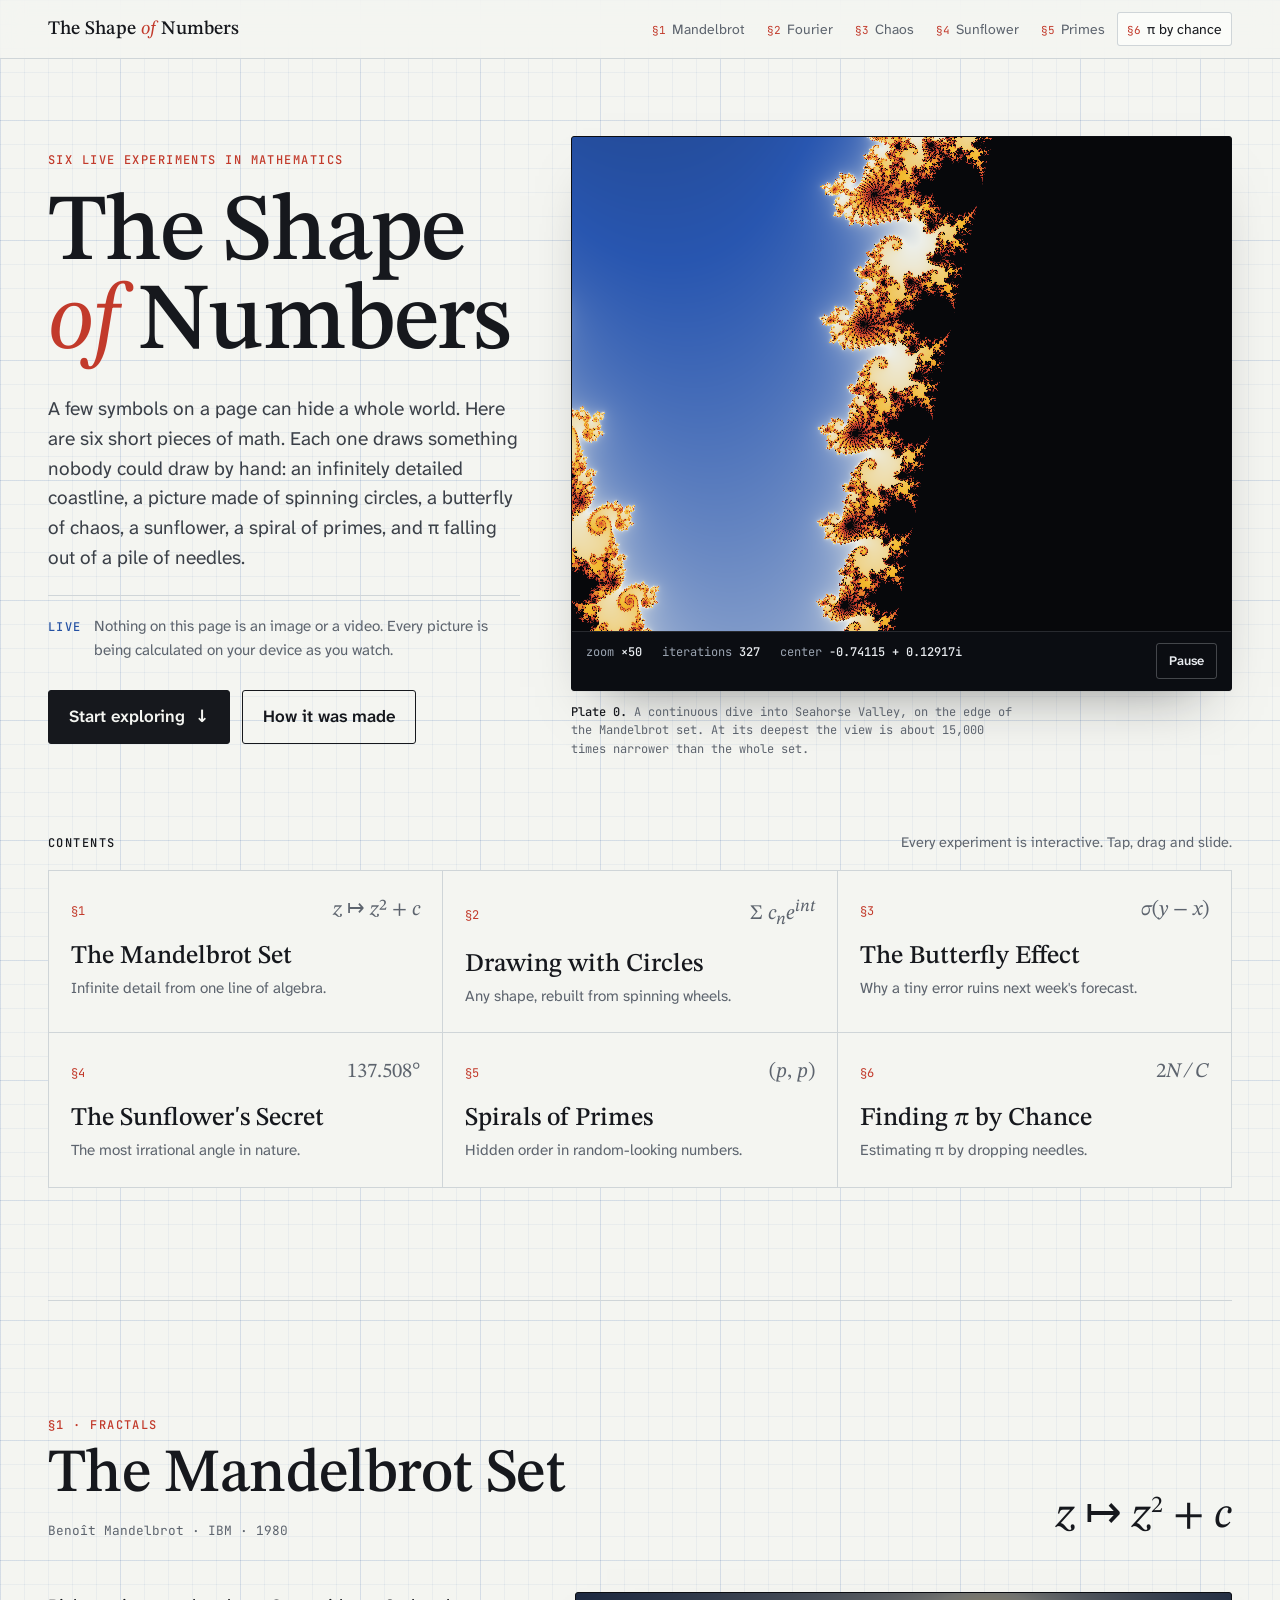
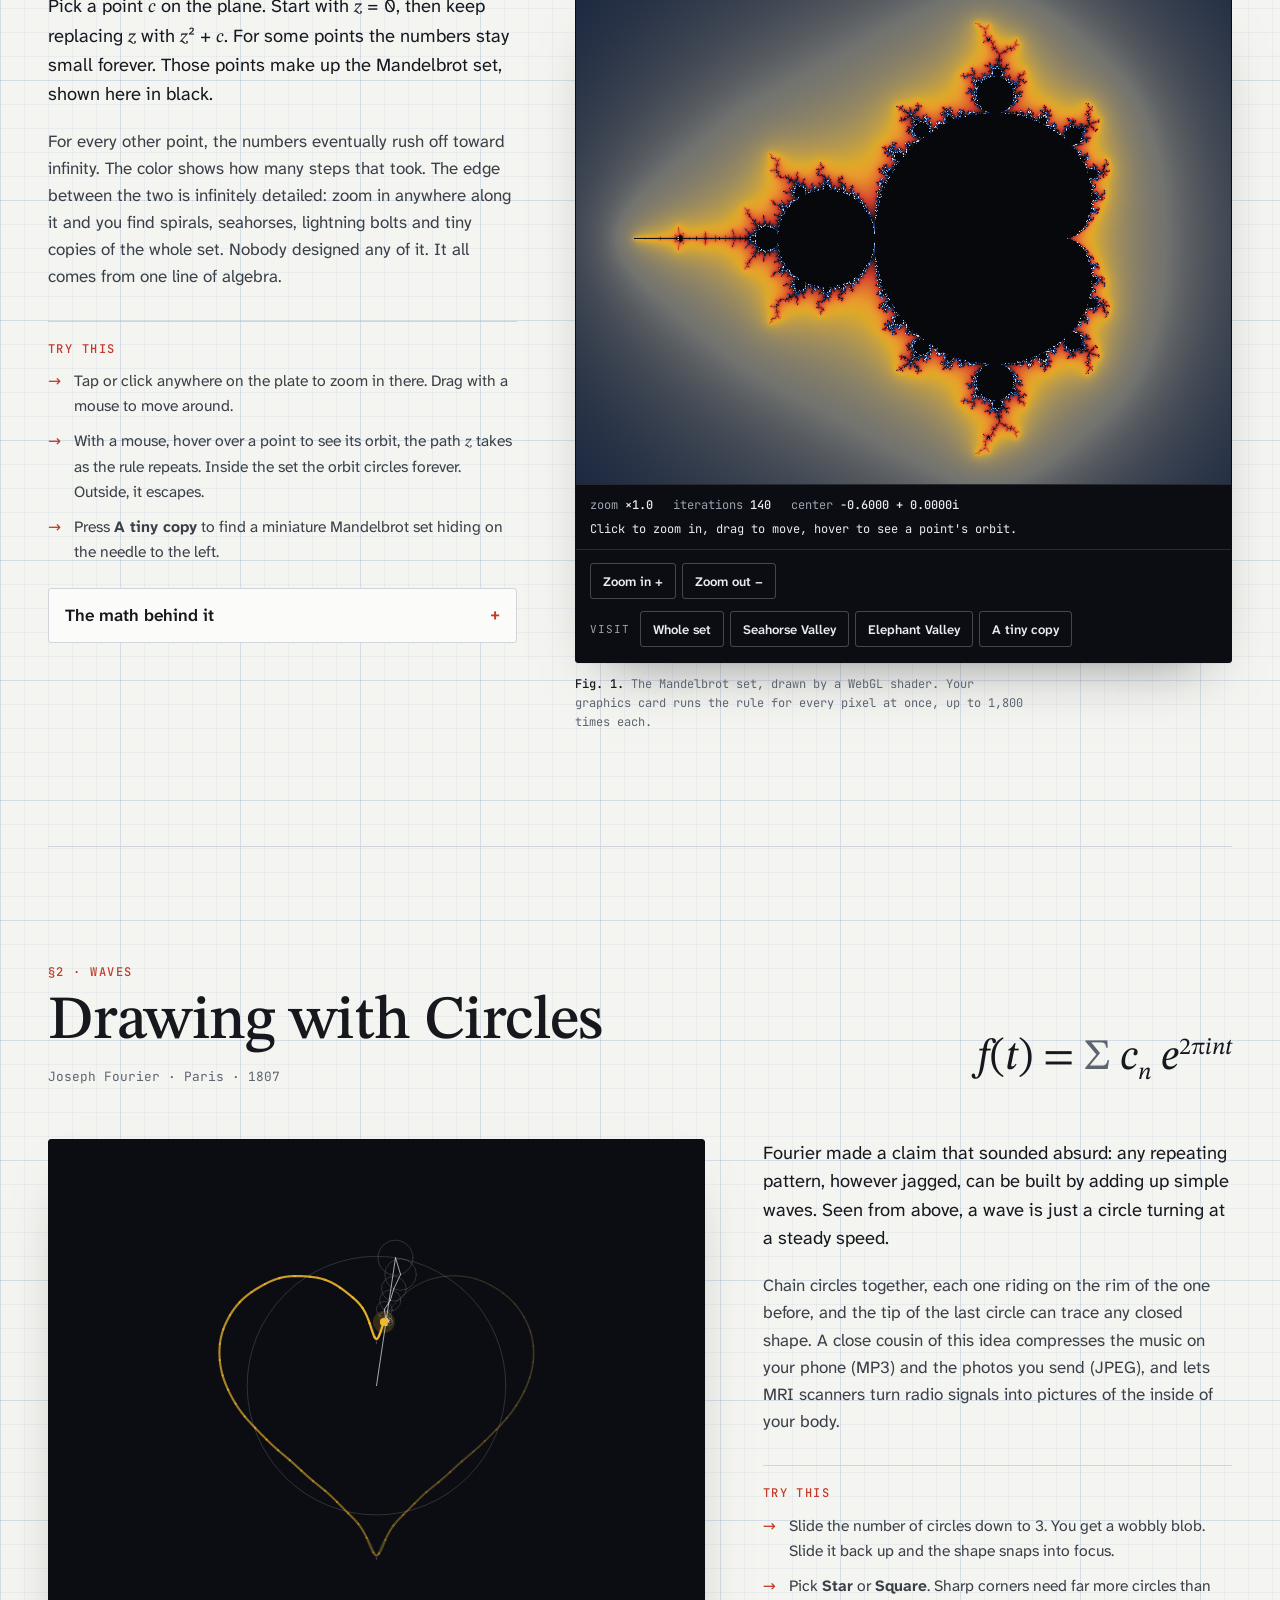
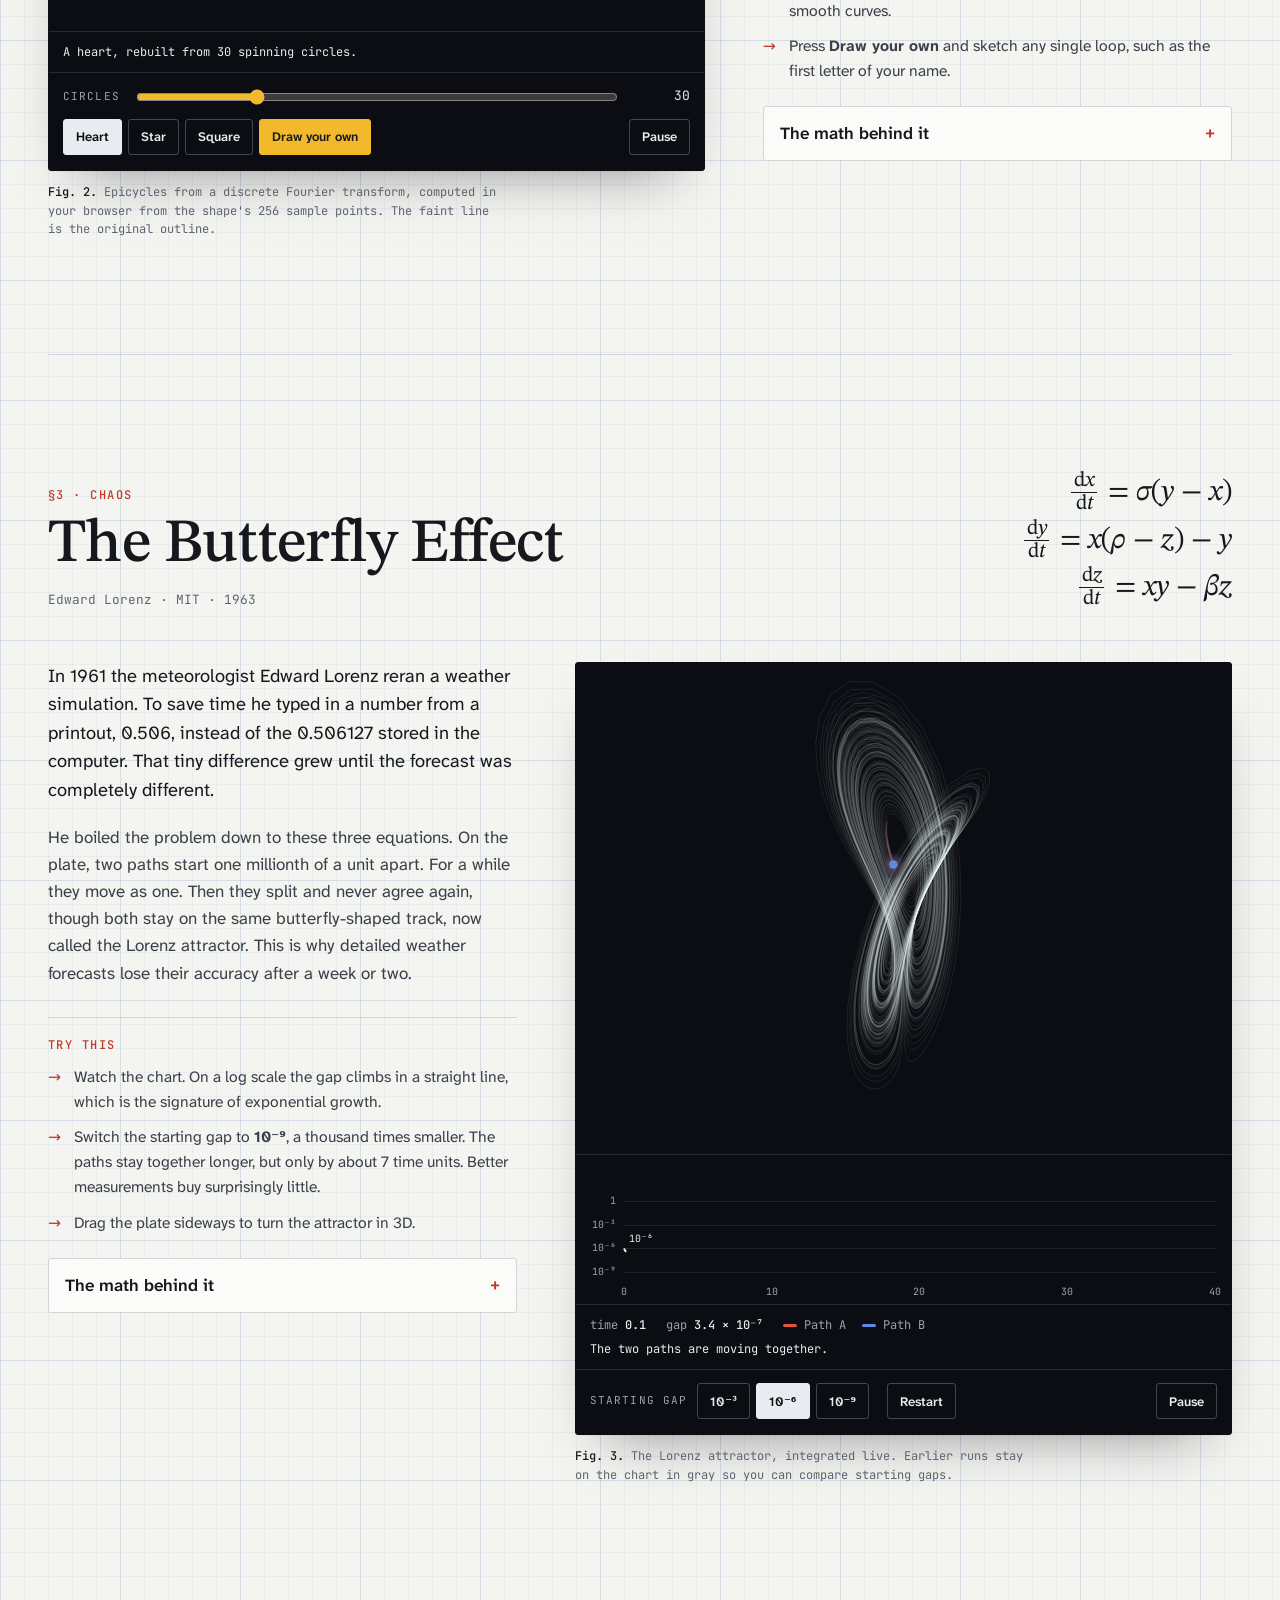
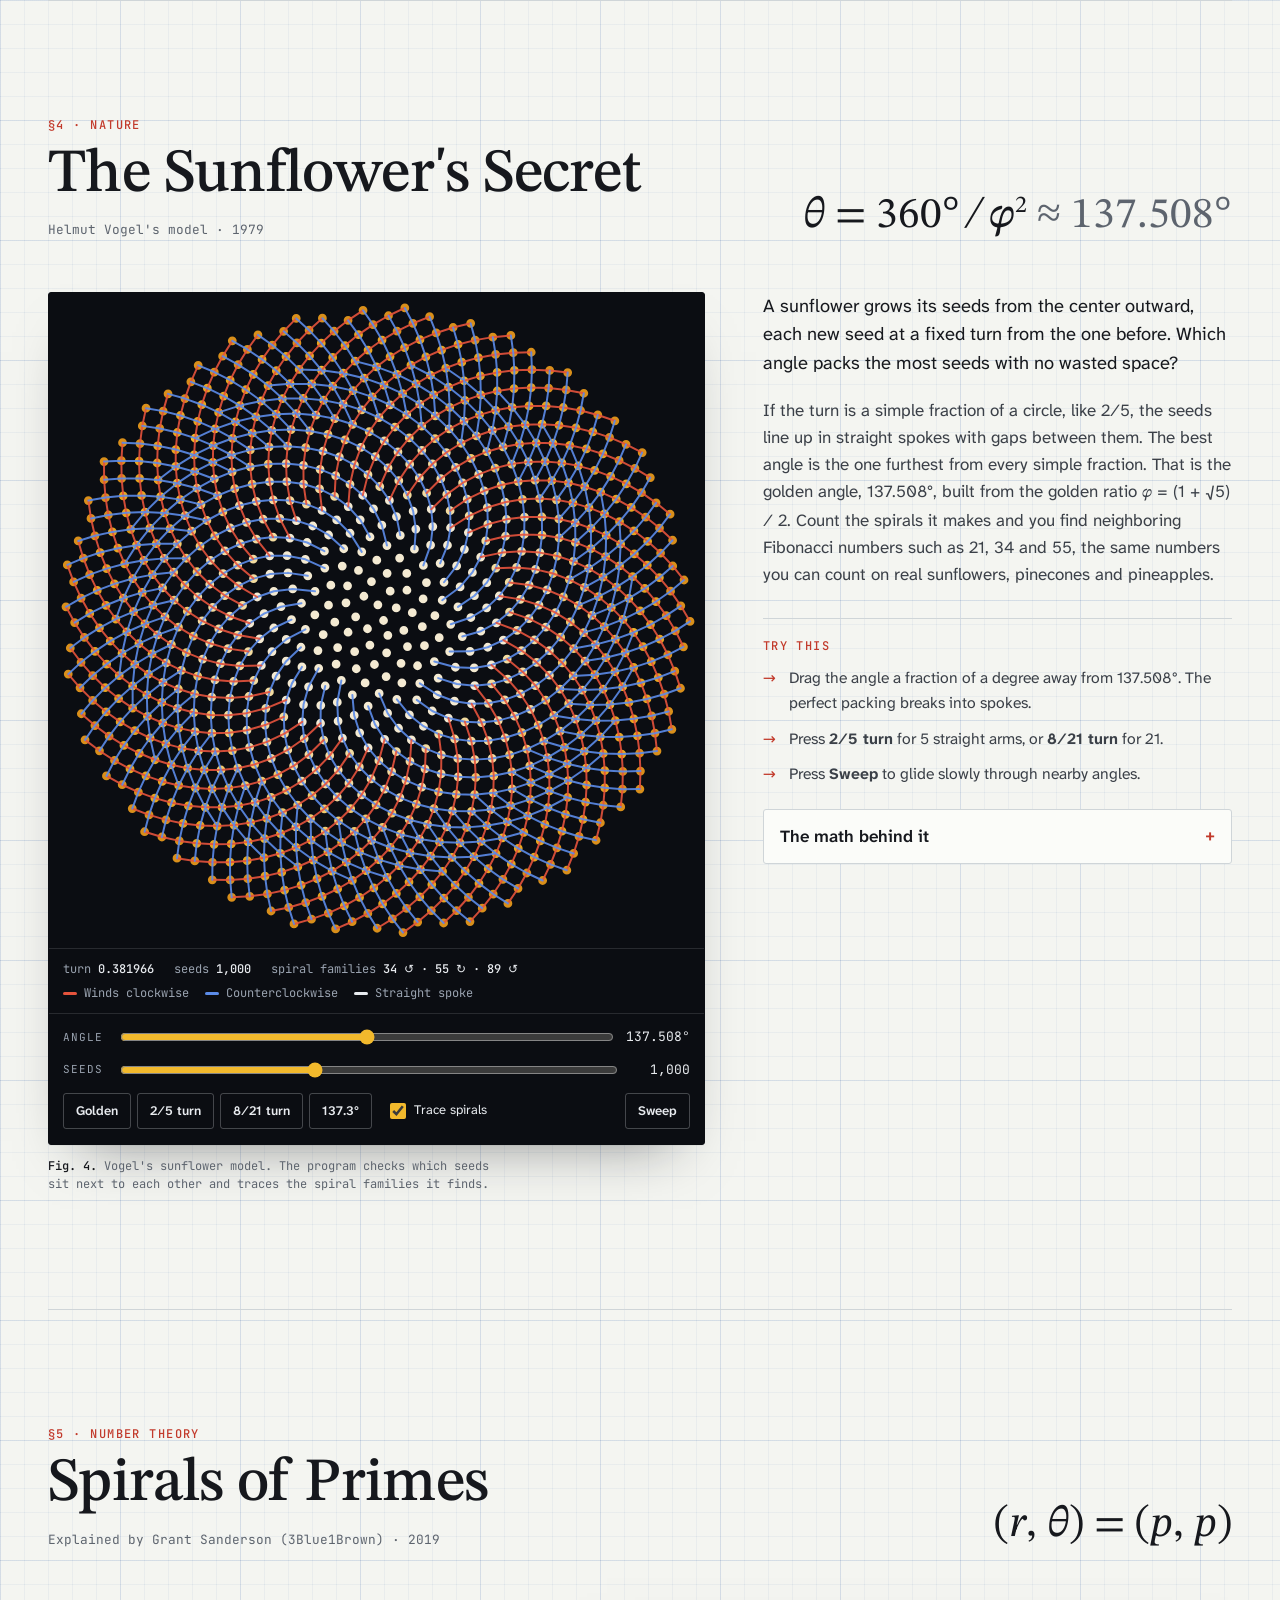
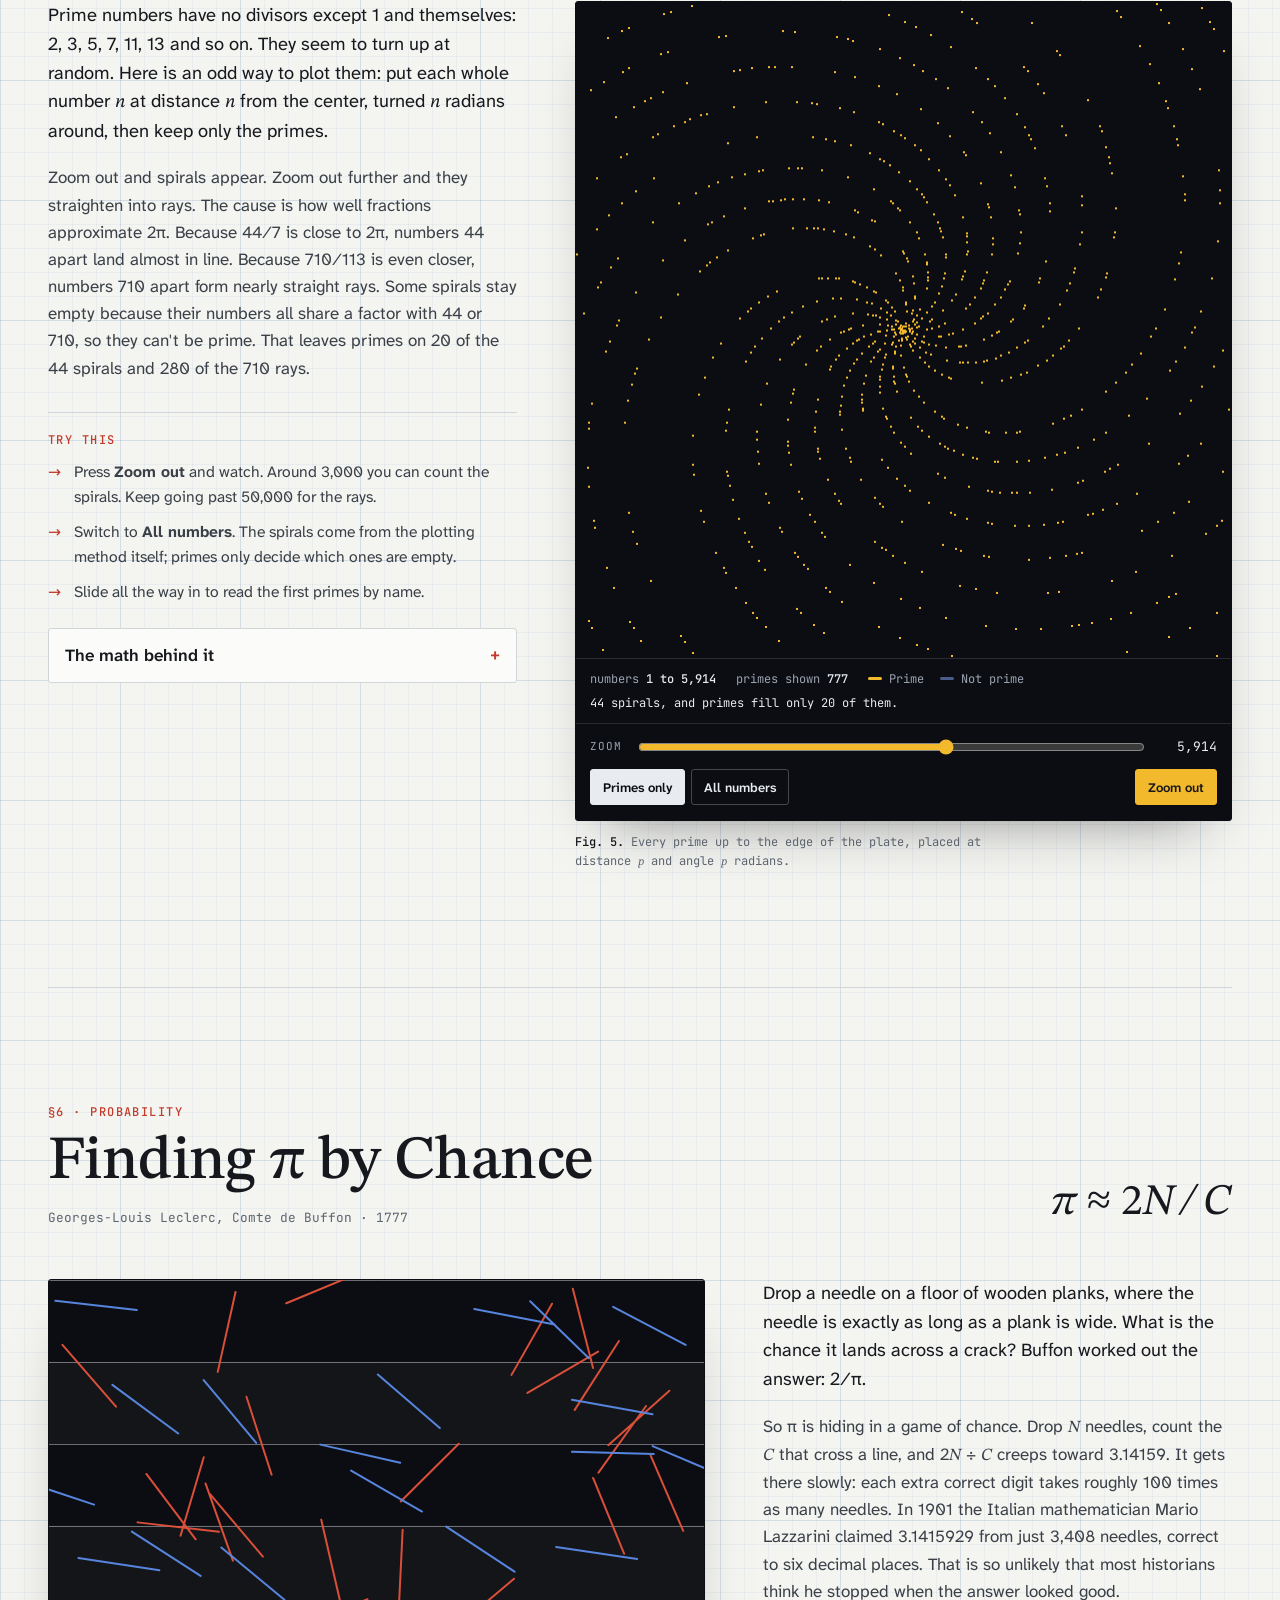
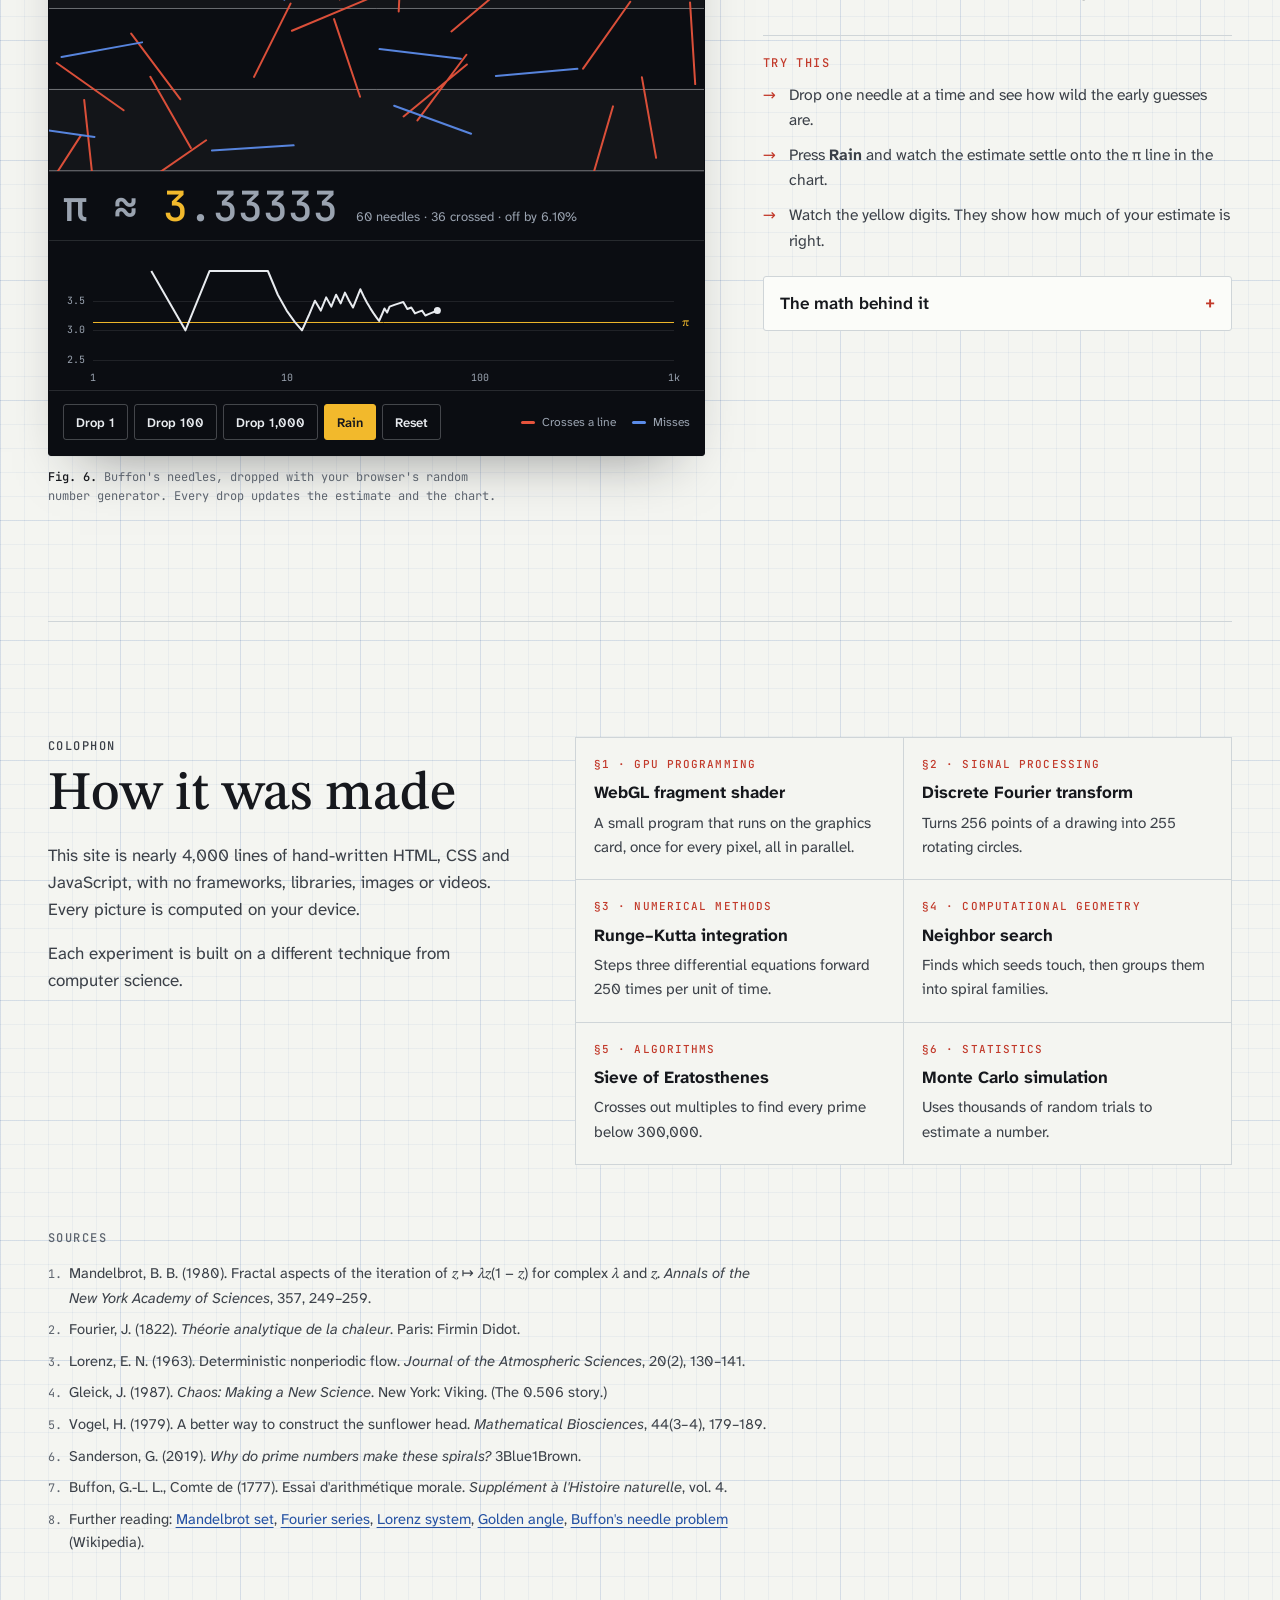
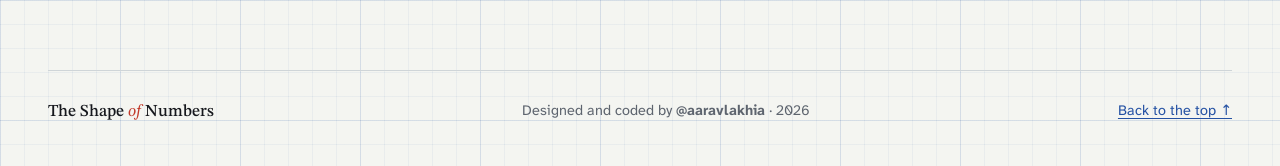
<file: index.html>
<!doctype html>
<html lang="en">
<head>
<meta charset="utf-8">
<meta name="viewport" content="width=device-width, initial-scale=1, viewport-fit=cover">
<title>The Shape of Numbers</title>
<meta name="description" content="Six live, interactive experiments in mathematics: the Mandelbrot set, Fourier circles, chaos, the golden angle, prime spirals, and finding π by chance.">
<link rel="preconnect" href="https://fonts.googleapis.com">
<link rel="preconnect" href="https://fonts.gstatic.com" crossorigin>
<link rel="stylesheet" href="https://fonts.googleapis.com/css2?family=Atkinson+Hyperlegible+Next:ital,wght@0,400;0,600;0,700;1,400&family=JetBrains+Mono:wght@400;500&family=STIX+Two+Text:ital,wght@0,400;0,500;0,600;1,400;1,500&display=swap">
<link rel="stylesheet" href="css/styles.css">
</head>
<body>

<a class="skip" href="#mandelbrot">Skip to the first experiment</a>

<header class="masthead">
  <div class="masthead-inner">
    <a class="wordmark" href="#top">The Shape <i>of</i> Numbers</a>
    <nav aria-label="Experiments">
      <ol>
        <li><a class="navlink" href="#mandelbrot"><span class="num">§1</span>Mandelbrot</a></li>
        <li><a class="navlink" href="#fourier"><span class="num">§2</span>Fourier</a></li>
        <li><a class="navlink" href="#chaos"><span class="num">§3</span>Chaos</a></li>
        <li><a class="navlink" href="#sunflower"><span class="num">§4</span>Sunflower</a></li>
        <li><a class="navlink" href="#primes"><span class="num">§5</span>Primes</a></li>
        <li><a class="navlink" href="#buffon"><span class="num">§6</span>π by chance</a></li>
      </ol>
    </nav>
  </div>
</header>

<main class="page" id="top">
  <div class="wrap">

    <!-- ============ Hero ============ -->
    <section class="hero" aria-labelledby="title">
      <div class="hero-copy">
        <p class="kicker label">Six live experiments in mathematics</p>
        <h1 id="title">The Shape <i>of</i> Numbers</h1>
        <p class="lede">A few symbols on a page can hide a whole world. Here are six short pieces of math. Each one draws something nobody could draw by hand: an infinitely detailed coastline, a picture made of spinning circles, a butterfly of chaos, a sunflower, a spiral of primes, and π falling out of a pile of needles.</p>
        <p class="hero-note"><span class="label">Live</span><span>Nothing on this page is an image or a video. Every picture is being calculated on your device as you watch.</span></p>
        <div class="hero-actions">
          <a class="cta cta--solid" href="#mandelbrot">Start exploring <span aria-hidden="true">↓</span></a>
          <a class="cta" href="#colophon">How it was made</a>
        </div>
      </div>

      <figure class="fig">
        <div class="plate">
          <div class="stage" id="hero-stage">
            <canvas id="hero-canvas" role="img" aria-label="An animated zoom into Seahorse Valley on the edge of the Mandelbrot set, showing spirals of blue, white, yellow and red."></canvas>
          </div>
          <div class="readout" aria-live="off">
            <span>zoom <b id="hero-zoom">×1</b></span>
            <span>iterations <b id="hero-iter">140</b></span>
            <span>center <b id="hero-center">−0.6 + 0i</b></span>
            <button class="btn" id="hero-play" type="button" style="margin-left:auto">Pause</button>
          </div>
        </div>
        <figcaption><b>Plate 0.</b> A continuous dive into Seahorse Valley, on the edge of the Mandelbrot set. At its deepest the view is about 15,000 times narrower than the whole set.</figcaption>
      </figure>
    </section>

    <!-- ============ Contents ============ -->
    <section class="contents" aria-labelledby="contents-title">
      <div class="contents-head">
        <h2 class="label" id="contents-title">Contents</h2>
        <p>Every experiment is interactive. Tap, drag and slide.</p>
      </div>
      <ol class="toc">
        <li><a href="#mandelbrot">
          <span class="toc-top"><span class="toc-num">§1</span><span class="toc-eq"><var>z</var> ↦ <var>z</var>² + <var>c</var></span></span>
          <span class="toc-title">The Mandelbrot Set</span>
          <span class="toc-desc">Infinite detail from one line of algebra.</span>
        </a></li>
        <li><a href="#fourier">
          <span class="toc-top"><span class="toc-num">§2</span><span class="toc-eq">Σ <var>c<sub>n</sub></var><var>e</var><sup><var>int</var></sup></span></span>
          <span class="toc-title">Drawing with Circles</span>
          <span class="toc-desc">Any shape, rebuilt from spinning wheels.</span>
        </a></li>
        <li><a href="#chaos">
          <span class="toc-top"><span class="toc-num">§3</span><span class="toc-eq"><var>σ</var>(<var>y</var> − <var>x</var>)</span></span>
          <span class="toc-title">The Butterfly Effect</span>
          <span class="toc-desc">Why a tiny error ruins next week's forecast.</span>
        </a></li>
        <li><a href="#sunflower">
          <span class="toc-top"><span class="toc-num">§4</span><span class="toc-eq">137.508°</span></span>
          <span class="toc-title">The Sunflower's Secret</span>
          <span class="toc-desc">The most irrational angle in nature.</span>
        </a></li>
        <li><a href="#primes">
          <span class="toc-top"><span class="toc-num">§5</span><span class="toc-eq">(<var>p</var>, <var>p</var>)</span></span>
          <span class="toc-title">Spirals of Primes</span>
          <span class="toc-desc">Hidden order in random-looking numbers.</span>
        </a></li>
        <li><a href="#buffon">
          <span class="toc-top"><span class="toc-num">§6</span><span class="toc-eq">2<var>N</var> ⁄ <var>C</var></span></span>
          <span class="toc-title">Finding π by Chance</span>
          <span class="toc-desc">Estimating π by dropping needles.</span>
        </a></li>
      </ol>
    </section>

    <!-- ============ §1 Mandelbrot ============ -->
    <section class="exp" id="mandelbrot" aria-labelledby="mandelbrot-title">
      <header class="exp-head">
        <div>
          <p class="exp-num label">§1 · Fractals</p>
          <h2 id="mandelbrot-title">The Mandelbrot Set</h2>
          <p class="byline">Benoît Mandelbrot · IBM · 1980</p>
        </div>
        <p class="equation" aria-label="z maps to z squared plus c"><var>z</var> ↦ <var>z</var><sup>2</sup> + <var>c</var></p>
      </header>

      <div class="exp-body">
        <div class="exp-text">
          <p>Pick a point <var>c</var> on the plane. Start with <var>z</var> = 0, then keep replacing <var>z</var> with <var>z</var>² + <var>c</var>. For some points the numbers stay small forever. Those points make up the Mandelbrot set, shown here in black.</p>
          <p>For every other point, the numbers eventually rush off toward infinity. The color shows how many steps that took. The edge between the two is infinitely detailed: zoom in anywhere along it and you find spirals, seahorses, lightning bolts and tiny copies of the whole set. Nobody designed any of it. It all comes from one line of algebra.</p>

          <div class="tryit">
            <h3 class="label">Try this</h3>
            <ul>
              <li>Tap or click anywhere on the plate to zoom in there. Drag with a mouse to move around.</li>
              <li>With a mouse, hover over a point to see its orbit, the path <var>z</var> takes as the rule repeats. Inside the set the orbit circles forever. Outside, it escapes.</li>
              <li>Press <b>A tiny copy</b> to find a miniature Mandelbrot set hiding on the needle to the left.</li>
            </ul>
          </div>

          <details class="math">
            <summary>The math behind it</summary>
            <div class="math-body">
              <p><b>Why stop at 2?</b> Once |<var>z</var>| is bigger than 2, squaring it always makes it grow faster than adding <var>c</var> can pull it back, so it is certain to escape. The program can stop counting there.</p>
              <p><b>Smooth colors.</b> Counting whole steps gives hard color bands. The shader uses a fractional count, <var>n</var> + 1 − log₂(ln |<var>z</var>|), which blends one band into the next.</p>
              <p><b>Why the zoom stops.</b> Graphics cards use 32-bit numbers with about 7 significant digits. Past roughly 25,000× zoom, neighboring pixels round to the same number and the picture turns to blocks. Deep-zoom videos use special software with hundreds of digits.</p>
            </div>
          </details>
        </div>

        <figure class="fig">
          <div class="plate">
            <div class="stage stage--grab" id="mandel-stage" tabindex="0" aria-label="Mandelbrot explorer. Click to zoom in. Arrow keys move, plus and minus keys zoom." aria-describedby="mandel-status">
              <canvas id="mandel-canvas"></canvas>
              <canvas id="mandel-overlay" class="overlay" aria-hidden="true"></canvas>
            </div>
            <div class="readout">
              <span>zoom <b id="mandel-zoom">×1</b></span>
              <span>iterations <b id="mandel-iter">140</b></span>
              <span>center <b id="mandel-center">−0.6 + 0i</b></span>
              <span class="wide" id="mandel-status" aria-live="polite">Click anywhere to zoom in.</span>
            </div>
            <div class="controls">
              <div class="group" role="group" aria-label="Zoom">
                <button class="btn" type="button" id="mandel-in" aria-label="Zoom in">Zoom in +</button>
                <button class="btn" type="button" id="mandel-out" aria-label="Zoom out">Zoom out −</button>
              </div>
              <div class="group" role="group" aria-label="Places to visit">
                <span class="group-label">Visit</span>
                <button class="btn" type="button" data-mandel-go data-cx="-0.6" data-cy="0" data-w="3.4">Whole set</button>
                <button class="btn" type="button" data-mandel-go data-cx="-0.74364" data-cy="0.13182" data-w="0.012">Seahorse Valley</button>
                <button class="btn" type="button" data-mandel-go data-cx="0.2855" data-cy="0.0115" data-w="0.04">Elephant Valley</button>
                <button class="btn" type="button" data-mandel-go data-cx="-1.7704" data-cy="0" data-w="0.07">A tiny copy</button>
              </div>
            </div>
          </div>
          <figcaption><b>Fig. 1.</b> The Mandelbrot set, drawn by a WebGL shader. Your graphics card runs the rule for every pixel at once, up to 1,800 times each.</figcaption>
        </figure>
      </div>
    </section>

    <!-- ============ §2 Fourier ============ -->
    <section class="exp exp--flip" id="fourier" aria-labelledby="fourier-title">
      <header class="exp-head">
        <div>
          <p class="exp-num label">§2 · Waves</p>
          <h2 id="fourier-title">Drawing with Circles</h2>
          <p class="byline">Joseph Fourier · Paris · 1807</p>
        </div>
        <p class="equation" aria-label="f of t equals the sum of c n times e to the 2 pi i n t"><var>f</var>(<var>t</var>) = <span class="dim">Σ</span> <var>c<sub>n</sub></var> <var>e</var><sup>2π<var>int</var></sup></p>
      </header>

      <div class="exp-body">
        <div class="exp-text">
          <p>Fourier made a claim that sounded absurd: any repeating pattern, however jagged, can be built by adding up simple waves. Seen from above, a wave is just a circle turning at a steady speed.</p>
          <p>Chain circles together, each one riding on the rim of the one before, and the tip of the last circle can trace any closed shape. A close cousin of this idea compresses the music on your phone (MP3) and the photos you send (JPEG), and lets MRI scanners turn radio signals into pictures of the inside of your body.</p>

          <div class="tryit">
            <h3 class="label">Try this</h3>
            <ul>
              <li>Slide the number of circles down to 3. You get a wobbly blob. Slide it back up and the shape snaps into focus.</li>
              <li>Pick <b>Star</b> or <b>Square</b>. Sharp corners need far more circles than smooth curves.</li>
              <li>Press <b>Draw your own</b> and sketch any single loop, such as the first letter of your name.</li>
            </ul>
          </div>

          <details class="math">
            <summary>The math behind it</summary>
            <div class="math-body">
              <p>The outline is sampled at 256 evenly spaced points, each treated as a complex number <var>x</var> + <var>iy</var>. A discrete Fourier transform turns those 256 points into 255 circles, each with a size, a starting angle and a whole-number speed <var>n</var>.</p>
              <p>The circles are sorted largest first. That is why the first handful do most of the work and the rest only add fine detail.</p>
            </div>
          </details>
        </div>

        <figure class="fig">
          <div class="plate">
            <div class="stage" id="fourier-stage" aria-label="Fourier epicycles drawing a shape. In drawing mode, draw a loop here with your mouse or finger.">
              <canvas id="fourier-canvas"></canvas>
            </div>
            <div class="readout">
              <span class="wide" id="fourier-note" aria-live="polite">A heart, rebuilt from spinning circles.</span>
            </div>
            <div class="controls">
              <label class="slider" for="fourier-count">
                <span class="group-label">Circles</span>
                <input type="range" id="fourier-count" min="1" max="120" step="1" value="30">
                <output id="fourier-count-out" for="fourier-count">30</output>
              </label>
              <div class="group" role="group" aria-label="Shape">
                <button class="btn" type="button" data-fourier-shape="heart" aria-pressed="true">Heart</button>
                <button class="btn" type="button" data-fourier-shape="star" aria-pressed="false">Star</button>
                <button class="btn" type="button" data-fourier-shape="square" aria-pressed="false">Square</button>
                <button class="btn btn--primary" type="button" id="fourier-draw">Draw your own</button>
              </div>
              <button class="btn" type="button" id="fourier-play" style="margin-left:auto">Pause</button>
            </div>
          </div>
          <figcaption><b>Fig. 2.</b> Epicycles from a discrete Fourier transform, computed in your browser from the shape's 256 sample points. The faint line is the original outline.</figcaption>
        </figure>
      </div>
    </section>

    <!-- ============ §3 Chaos ============ -->
    <section class="exp" id="chaos" aria-labelledby="chaos-title">
      <header class="exp-head">
        <div>
          <p class="exp-num label">§3 · Chaos</p>
          <h2 id="chaos-title">The Butterfly Effect</h2>
          <p class="byline">Edward Lorenz · MIT · 1963</p>
        </div>
        <div class="equation equation--stack" aria-label="The Lorenz equations: dx by dt equals sigma times y minus x; dy by dt equals x times rho minus z, minus y; dz by dt equals x y minus beta z.">
          <span><span class="frac"><span>d<var>x</var></span><span>d<var>t</var></span></span> = <var>σ</var>(<var>y</var> − <var>x</var>)</span>
          <span><span class="frac"><span>d<var>y</var></span><span>d<var>t</var></span></span> = <var>x</var>(<var>ρ</var> − <var>z</var>) − <var>y</var></span>
          <span><span class="frac"><span>d<var>z</var></span><span>d<var>t</var></span></span> = <var>xy</var> − <var>βz</var></span>
        </div>
      </header>

      <div class="exp-body">
        <div class="exp-text">
          <p>In 1961 the meteorologist Edward Lorenz reran a weather simulation. To save time he typed in a number from a printout, 0.506, instead of the 0.506127 stored in the computer. That tiny difference grew until the forecast was completely different.</p>
          <p>He boiled the problem down to these three equations. On the plate, two paths start one millionth of a unit apart. For a while they move as one. Then they split and never agree again, though both stay on the same butterfly-shaped track, now called the Lorenz attractor. This is why detailed weather forecasts lose their accuracy after a week or two.</p>

          <div class="tryit">
            <h3 class="label">Try this</h3>
            <ul>
              <li>Watch the chart. On a log scale the gap climbs in a straight line, which is the signature of exponential growth.</li>
              <li>Switch the starting gap to <b>10⁻⁹</b>, a thousand times smaller. The paths stay together longer, but only by about 7 time units. Better measurements buy surprisingly little.</li>
              <li>Drag the plate sideways to turn the attractor in 3D.</li>
            </ul>
          </div>

          <details class="math">
            <summary>The math behind it</summary>
            <div class="math-body">
              <p>These are Lorenz's original values: <var>σ</var> = 10, <var>ρ</var> = 28, <var>β</var> = 8⁄3. The equations are solved with the fourth-order Runge–Kutta method, 250 small steps per unit of time.</p>
              <p>The gap grows roughly like <var>e</var><sup>0.9<var>t</var></sup>. The number 0.906 is the system's largest Lyapunov exponent. Shrinking the starting error 1,000 times delays the split by only ln(1000) ⁄ 0.906 ≈ 7.6 time units.</p>
            </div>
          </details>
        </div>

        <figure class="fig">
          <div class="plate">
            <div class="stage stage--grab stage--pan-y" id="lorenz-stage" tabindex="0" aria-label="Two paths tracing the Lorenz attractor in 3D. Drag or use the arrow keys to rotate.">
              <canvas id="lorenz-canvas"></canvas>
            </div>
            <div class="chart" id="lorenz-chart-box">
              <p class="chart-title">Gap between the paths over time · log scale</p>
              <canvas id="lorenz-chart" role="img" aria-label="Line chart of the distance between the two paths over time, on a logarithmic scale."></canvas>
            </div>
            <div class="readout">
              <span>time <b id="lorenz-time">0.0</b></span>
              <span>gap <b id="lorenz-gap">10⁻⁶</b></span>
              <span class="legend"><span><i class="swatch" style="background:var(--plate-red)"></i>Path A</span><span><i class="swatch" style="background:var(--plate-blue)"></i>Path B</span></span>
              <span class="wide" id="lorenz-state" aria-live="polite">The two paths are moving together.</span>
            </div>
            <div class="controls">
              <div class="group" role="group" aria-label="Starting gap">
                <span class="group-label">Starting gap</span>
                <button class="btn" type="button" data-lorenz-gap="3" aria-pressed="false">10⁻³</button>
                <button class="btn" type="button" data-lorenz-gap="6" aria-pressed="true">10⁻⁶</button>
                <button class="btn" type="button" data-lorenz-gap="9" aria-pressed="false">10⁻⁹</button>
              </div>
              <button class="btn" type="button" id="lorenz-restart">Restart</button>
              <button class="btn" type="button" id="lorenz-play" style="margin-left:auto">Pause</button>
            </div>
          </div>
          <figcaption><b>Fig. 3.</b> The Lorenz attractor, integrated live. Earlier runs stay on the chart in gray so you can compare starting gaps.</figcaption>
        </figure>
      </div>
    </section>

    <!-- ============ §4 Sunflower ============ -->
    <section class="exp exp--flip" id="sunflower" aria-labelledby="sunflower-title">
      <header class="exp-head">
        <div>
          <p class="exp-num label">§4 · Nature</p>
          <h2 id="sunflower-title">The Sunflower's Secret</h2>
          <p class="byline">Helmut Vogel's model · 1979</p>
        </div>
        <p class="equation" aria-label="theta equals 360 degrees divided by phi squared, about 137.508 degrees"><var>θ</var> = 360° ⁄ <var>φ</var><sup>2</sup> <span class="dim">≈ 137.508°</span></p>
      </header>

      <div class="exp-body">
        <div class="exp-text">
          <p>A sunflower grows its seeds from the center outward, each new seed at a fixed turn from the one before. Which angle packs the most seeds with no wasted space?</p>
          <p>If the turn is a simple fraction of a circle, like 2⁄5, the seeds line up in straight spokes with gaps between them. The best angle is the one furthest from every simple fraction. That is the golden angle, 137.508°, built from the golden ratio <var>φ</var> = (1 + √5) ⁄ 2. Count the spirals it makes and you find neighboring Fibonacci numbers such as 21, 34 and 55, the same numbers you can count on real sunflowers, pinecones and pineapples.</p>

          <div class="tryit">
            <h3 class="label">Try this</h3>
            <ul>
              <li>Drag the angle a fraction of a degree away from 137.508°. The perfect packing breaks into spokes.</li>
              <li>Press <b>2⁄5 turn</b> for 5 straight arms, or <b>8⁄21 turn</b> for 21.</li>
              <li>Press <b>Sweep</b> to glide slowly through nearby angles.</li>
            </ul>
          </div>

          <details class="math">
            <summary>The math behind it</summary>
            <div class="math-body">
              <p>Seed <var>n</var> sits at angle <var>n</var> × <var>θ</var> and distance <var>c</var>√<var>n</var> from the center. The square root gives every seed the same area.</p>
              <p><var>φ</var> is called the "most irrational" number because its continued fraction is all ones: 1 + 1 ⁄ (1 + 1 ⁄ (1 + …)). Fractions approximate it worse than any other number, so the seeds never line up. Its best approximations are ratios of Fibonacci numbers, 13⁄8, 21⁄13, 34⁄21, and those are the spiral counts you see.</p>
            </div>
          </details>
        </div>

        <figure class="fig">
          <div class="plate">
            <div class="stage stage--square" id="phyllo-stage">
              <canvas id="phyllo-canvas" role="img" aria-label="Seeds arranged by the golden angle, forming interlocking spirals."></canvas>
            </div>
            <div class="readout">
              <span>turn <b id="phyllo-turn">0.381966</b></span>
              <span>seeds <b id="phyllo-seeds">1,000</b></span>
              <span>spiral families <b id="phyllo-families">21 · 34 · 55</b></span>
              <span class="legend"><span><i class="swatch" style="background:var(--plate-red)"></i>Winds clockwise</span><span><i class="swatch" style="background:var(--plate-blue)"></i>Counterclockwise</span><span><i class="swatch" style="background:var(--plate-ink)"></i>Straight spoke</span></span>
            </div>
            <div class="controls">
              <label class="slider" for="phyllo-angle">
                <span class="group-label">Angle</span>
                <input type="range" id="phyllo-angle" min="130" max="145" step="0.001" value="137.508">
                <output id="phyllo-angle-out" for="phyllo-angle">137.508°</output>
              </label>
              <label class="slider" for="phyllo-count">
                <span class="group-label">Seeds</span>
                <input type="range" id="phyllo-count" min="50" max="2500" step="10" value="1000">
                <output id="phyllo-count-out" for="phyllo-count">1,000</output>
              </label>
              <div class="group" role="group" aria-label="Preset angles">
                <button class="btn" type="button" data-phyllo-angle="golden">Golden</button>
                <button class="btn" type="button" data-phyllo-angle="144">2⁄5 turn</button>
                <button class="btn" type="button" data-phyllo-angle="137.142857142857">8⁄21 turn</button>
                <button class="btn" type="button" data-phyllo-angle="137.3">137.3°</button>
              </div>
              <label class="check" for="phyllo-spirals"><input type="checkbox" id="phyllo-spirals" checked>Trace spirals</label>
              <button class="btn" type="button" id="phyllo-sweep" aria-pressed="false" style="margin-left:auto">Sweep</button>
            </div>
          </div>
          <figcaption><b>Fig. 4.</b> Vogel's sunflower model. The program checks which seeds sit next to each other and traces the spiral families it finds.</figcaption>
        </figure>
      </div>
    </section>

    <!-- ============ §5 Primes ============ -->
    <section class="exp" id="primes" aria-labelledby="primes-title">
      <header class="exp-head">
        <div>
          <p class="exp-num label">§5 · Number theory</p>
          <h2 id="primes-title">Spirals of Primes</h2>
          <p class="byline">Explained by Grant Sanderson (3Blue1Brown) · 2019</p>
        </div>
        <p class="equation" aria-label="r and theta both equal p">(<var>r</var>, <var>θ</var>) = (<var>p</var>, <var>p</var>)</p>
      </header>

      <div class="exp-body">
        <div class="exp-text">
          <p>Prime numbers have no divisors except 1 and themselves: 2, 3, 5, 7, 11, 13 and so on. They seem to turn up at random. Here is an odd way to plot them: put each whole number <var>n</var> at distance <var>n</var> from the center, turned <var>n</var> radians around, then keep only the primes.</p>
          <p>Zoom out and spirals appear. Zoom out further and they straighten into rays. The cause is how well fractions approximate 2π. Because 44⁄7 is close to 2π, numbers 44 apart land almost in line. Because 710⁄113 is even closer, numbers 710 apart form nearly straight rays. Some spirals stay empty because their numbers all share a factor with 44 or 710, so they can't be prime. That leaves primes on 20 of the 44 spirals and 280 of the 710 rays.</p>

          <div class="tryit">
            <h3 class="label">Try this</h3>
            <ul>
              <li>Press <b>Zoom out</b> and watch. Around 3,000 you can count the spirals. Keep going past 50,000 for the rays.</li>
              <li>Switch to <b>All numbers</b>. The spirals come from the plotting method itself; primes only decide which ones are empty.</li>
              <li>Slide all the way in to read the first primes by name.</li>
            </ul>
          </div>

          <details class="math">
            <summary>The math behind it</summary>
            <div class="math-body">
              <p>44 radians is 7 full turns plus 0.0177 radians. So <var>n</var> and <var>n</var> + 44 sit at almost the same angle, and each group of numbers with the same remainder when divided by 44 forms a slowly curving spiral. Numbers with an even remainder, or a remainder of 11 or 33, are divisible by 2 or 11. That rules out 24 of the 44 spirals.</p>
              <p>710 radians is 113 turns plus only 0.00006 radians, so those groups curve so slowly they look straight. 710 = 2 × 5 × 71, which leaves 280 remainders that primes can use.</p>
              <p>The primes are found with the Sieve of Eratosthenes: all 25,997 primes below 300,000 in a few milliseconds.</p>
            </div>
          </details>
        </div>

        <figure class="fig">
          <div class="plate">
            <div class="stage stage--square" id="primes-stage">
              <canvas id="primes-canvas" role="img" aria-label="Prime numbers plotted in polar coordinates, forming spirals."></canvas>
            </div>
            <div class="readout">
              <span>numbers <b id="primes-range">1 to 6,000</b></span>
              <span>primes shown <b id="primes-count">783</b></span>
              <span class="legend"><span><i class="swatch" style="background:var(--plate-yellow)"></i>Prime</span><span id="primes-legend-other" hidden><i class="swatch" style="background:#4a5d8a"></i>Not prime</span></span>
              <span class="wide" id="primes-pattern" aria-live="polite">44 spirals, and primes fill only 20 of them.</span>
            </div>
            <div class="controls">
              <label class="slider" for="primes-zoom">
                <span class="group-label">Zoom</span>
                <input type="range" id="primes-zoom" min="0" max="1000" step="1" value="610">
                <output id="primes-zoom-out" for="primes-zoom">6,000</output>
              </label>
              <div class="group" role="group" aria-label="Which numbers to show">
                <button class="btn" type="button" data-primes-mode="primes" aria-pressed="true">Primes only</button>
                <button class="btn" type="button" data-primes-mode="all" aria-pressed="false">All numbers</button>
              </div>
              <button class="btn btn--primary" type="button" id="primes-play" style="margin-left:auto">Zoom out</button>
            </div>
          </div>
          <figcaption><b>Fig. 5.</b> Every prime up to the edge of the plate, placed at distance <var>p</var> and angle <var>p</var> radians.</figcaption>
        </figure>
      </div>
    </section>

    <!-- ============ §6 Buffon ============ -->
    <section class="exp exp--flip" id="buffon" aria-labelledby="buffon-title">
      <header class="exp-head">
        <div>
          <p class="exp-num label">§6 · Probability</p>
          <h2 id="buffon-title">Finding π by Chance</h2>
          <p class="byline">Georges-Louis Leclerc, Comte de Buffon · 1777</p>
        </div>
        <p class="equation" aria-label="pi is approximately 2 N over C"><var>π</var> ≈ 2<var>N</var> ⁄ <var>C</var></p>
      </header>

      <div class="exp-body">
        <div class="exp-text">
          <p>Drop a needle on a floor of wooden planks, where the needle is exactly as long as a plank is wide. What is the chance it lands across a crack? Buffon worked out the answer: 2⁄π.</p>
          <p>So π is hiding in a game of chance. Drop <var>N</var> needles, count the <var>C</var> that cross a line, and 2<var>N</var> ÷ <var>C</var> creeps toward 3.14159. It gets there slowly: each extra correct digit takes roughly 100 times as many needles. In 1901 the Italian mathematician Mario Lazzarini claimed 3.1415929 from just 3,408 needles, correct to six decimal places. That is so unlikely that most historians think he stopped when the answer looked good.</p>

          <div class="tryit">
            <h3 class="label">Try this</h3>
            <ul>
              <li>Drop one needle at a time and see how wild the early guesses are.</li>
              <li>Press <b>Rain</b> and watch the estimate settle onto the π line in the chart.</li>
              <li>Watch the yellow digits. They show how much of your estimate is right.</li>
            </ul>
          </div>

          <details class="math">
            <summary>The math behind it</summary>
            <div class="math-body">
              <p>A needle of length ℓ at angle <var>θ</var> crosses a line when its center lies within (ℓ⁄2) sin <var>θ</var> of one. Averaging sin <var>θ</var> over every possible angle gives 2⁄π, so the chance of a crossing is 2ℓ ⁄ (π<var>d</var>). With ℓ = <var>d</var>, that is 2⁄π.</p>
              <p>Using randomness to calculate a number is called a Monte Carlo method. Scientists use it to simulate everything from nuclear reactors to the spread of diseases.</p>
            </div>
          </details>
        </div>

        <figure class="fig">
          <div class="plate">
            <div class="stage" id="buffon-stage">
              <canvas id="buffon-canvas" role="img" aria-label="Needles dropped at random on a floor of parallel planks."></canvas>
            </div>
            <div class="estimate">
              <span class="estimate-value" id="buffon-estimate" aria-live="polite">π ≈ –</span>
              <span class="estimate-note" id="buffon-stats">No needles dropped yet.</span>
            </div>
            <div class="chart" id="buffon-chart-box">
              <p class="chart-title">Estimate after each drop · log scale</p>
              <canvas id="buffon-chart" role="img" aria-label="Line chart of the estimate of pi as more needles are dropped."></canvas>
            </div>
            <div class="controls">
              <div class="group" role="group" aria-label="Drop needles">
                <button class="btn" type="button" data-buffon-drop="1">Drop 1</button>
                <button class="btn" type="button" data-buffon-drop="100">Drop 100</button>
                <button class="btn" type="button" data-buffon-drop="1000">Drop 1,000</button>
                <button class="btn btn--primary" type="button" id="buffon-rain" aria-pressed="false">Rain</button>
                <button class="btn" type="button" id="buffon-reset">Reset</button>
              </div>
              <span class="legend" style="margin-left:auto"><span><i class="swatch" style="background:var(--plate-red)"></i>Crosses a line</span><span><i class="swatch" style="background:var(--plate-blue)"></i>Misses</span></span>
            </div>
          </div>
          <figcaption><b>Fig. 6.</b> Buffon's needles, dropped with your browser's random number generator. Every drop updates the estimate and the chart.</figcaption>
        </figure>
      </div>
    </section>

    <!-- ============ Colophon ============ -->
    <section class="colophon" id="colophon" aria-labelledby="colophon-title">
      <div class="colophon-grid">
        <div class="colophon-intro">
          <p class="exp-num label">Colophon</p>
          <h2 id="colophon-title">How it was made</h2>
          <p>This site is nearly 4,000 lines of hand-written HTML, CSS and JavaScript, with no frameworks, libraries, images or videos. Every picture is computed on your device.</p>
          <p>Each experiment is built on a different technique from computer science.</p>
        </div>
        <dl class="techniques">
          <div class="technique">
            <dt><span>§1 · GPU programming</span>WebGL fragment shader</dt>
            <dd>A small program that runs on the graphics card, once for every pixel, all in parallel.</dd>
          </div>
          <div class="technique">
            <dt><span>§2 · Signal processing</span>Discrete Fourier transform</dt>
            <dd>Turns 256 points of a drawing into 255 rotating circles.</dd>
          </div>
          <div class="technique">
            <dt><span>§3 · Numerical methods</span>Runge–Kutta integration</dt>
            <dd>Steps three differential equations forward 250 times per unit of time.</dd>
          </div>
          <div class="technique">
            <dt><span>§4 · Computational geometry</span>Neighbor search</dt>
            <dd>Finds which seeds touch, then groups them into spiral families.</dd>
          </div>
          <div class="technique">
            <dt><span>§5 · Algorithms</span>Sieve of Eratosthenes</dt>
            <dd>Crosses out multiples to find every prime below 300,000.</dd>
          </div>
          <div class="technique">
            <dt><span>§6 · Statistics</span>Monte Carlo simulation</dt>
            <dd>Uses thousands of random trials to estimate a number.</dd>
          </div>
        </dl>
      </div>

      <div class="sources">
        <h3 class="label">Sources</h3>
        <ol>
          <li>Mandelbrot, B. B. (1980). Fractal aspects of the iteration of <var>z</var> ↦ <var>λz</var>(1 − <var>z</var>) for complex <var>λ</var> and <var>z</var>. <i>Annals of the New York Academy of Sciences</i>, 357, 249–259.</li>
          <li>Fourier, J. (1822). <i>Théorie analytique de la chaleur</i>. Paris: Firmin Didot.</li>
          <li>Lorenz, E. N. (1963). Deterministic nonperiodic flow. <i>Journal of the Atmospheric Sciences</i>, 20(2), 130–141.</li>
          <li>Gleick, J. (1987). <i>Chaos: Making a New Science</i>. New York: Viking. (The 0.506 story.)</li>
          <li>Vogel, H. (1979). A better way to construct the sunflower head. <i>Mathematical Biosciences</i>, 44(3–4), 179–189.</li>
          <li>Sanderson, G. (2019). <i>Why do prime numbers make these spirals?</i> 3Blue1Brown.</li>
          <li>Buffon, G.-L. L., Comte de (1777). Essai d'arithmétique morale. <i>Supplément à l'Histoire naturelle</i>, vol. 4.</li>
          <li>Further reading: <a href="https://en.wikipedia.org/wiki/Mandelbrot_set">Mandelbrot set</a>, <a href="https://en.wikipedia.org/wiki/Fourier_series">Fourier series</a>, <a href="https://en.wikipedia.org/wiki/Lorenz_system">Lorenz system</a>, <a href="https://en.wikipedia.org/wiki/Golden_angle">Golden angle</a>, <a href="https://en.wikipedia.org/wiki/Buffon%27s_needle_problem">Buffon's needle problem</a> (Wikipedia).</li>
        </ol>
      </div>
    </section>

    <footer class="site-footer">
      <p><a class="wordmark" href="#top">The Shape <i>of</i> Numbers</a></p>
      <p>Designed and coded by <b>@aaravlakhia</b> · 2026</p>
      <p><a href="#top">Back to the top ↑</a></p>
    </footer>

  </div>
</main>

<script src="js/core.js"></script>
<script src="js/mandelbrot.js"></script>
<script src="js/fourier.js"></script>
<script src="js/lorenz.js"></script>
<script src="js/phyllotaxis.js"></script>
<script src="js/primes.js"></script>
<script src="js/buffon.js"></script>
<script src="js/main.js"></script>
</body>
</html>
</file>
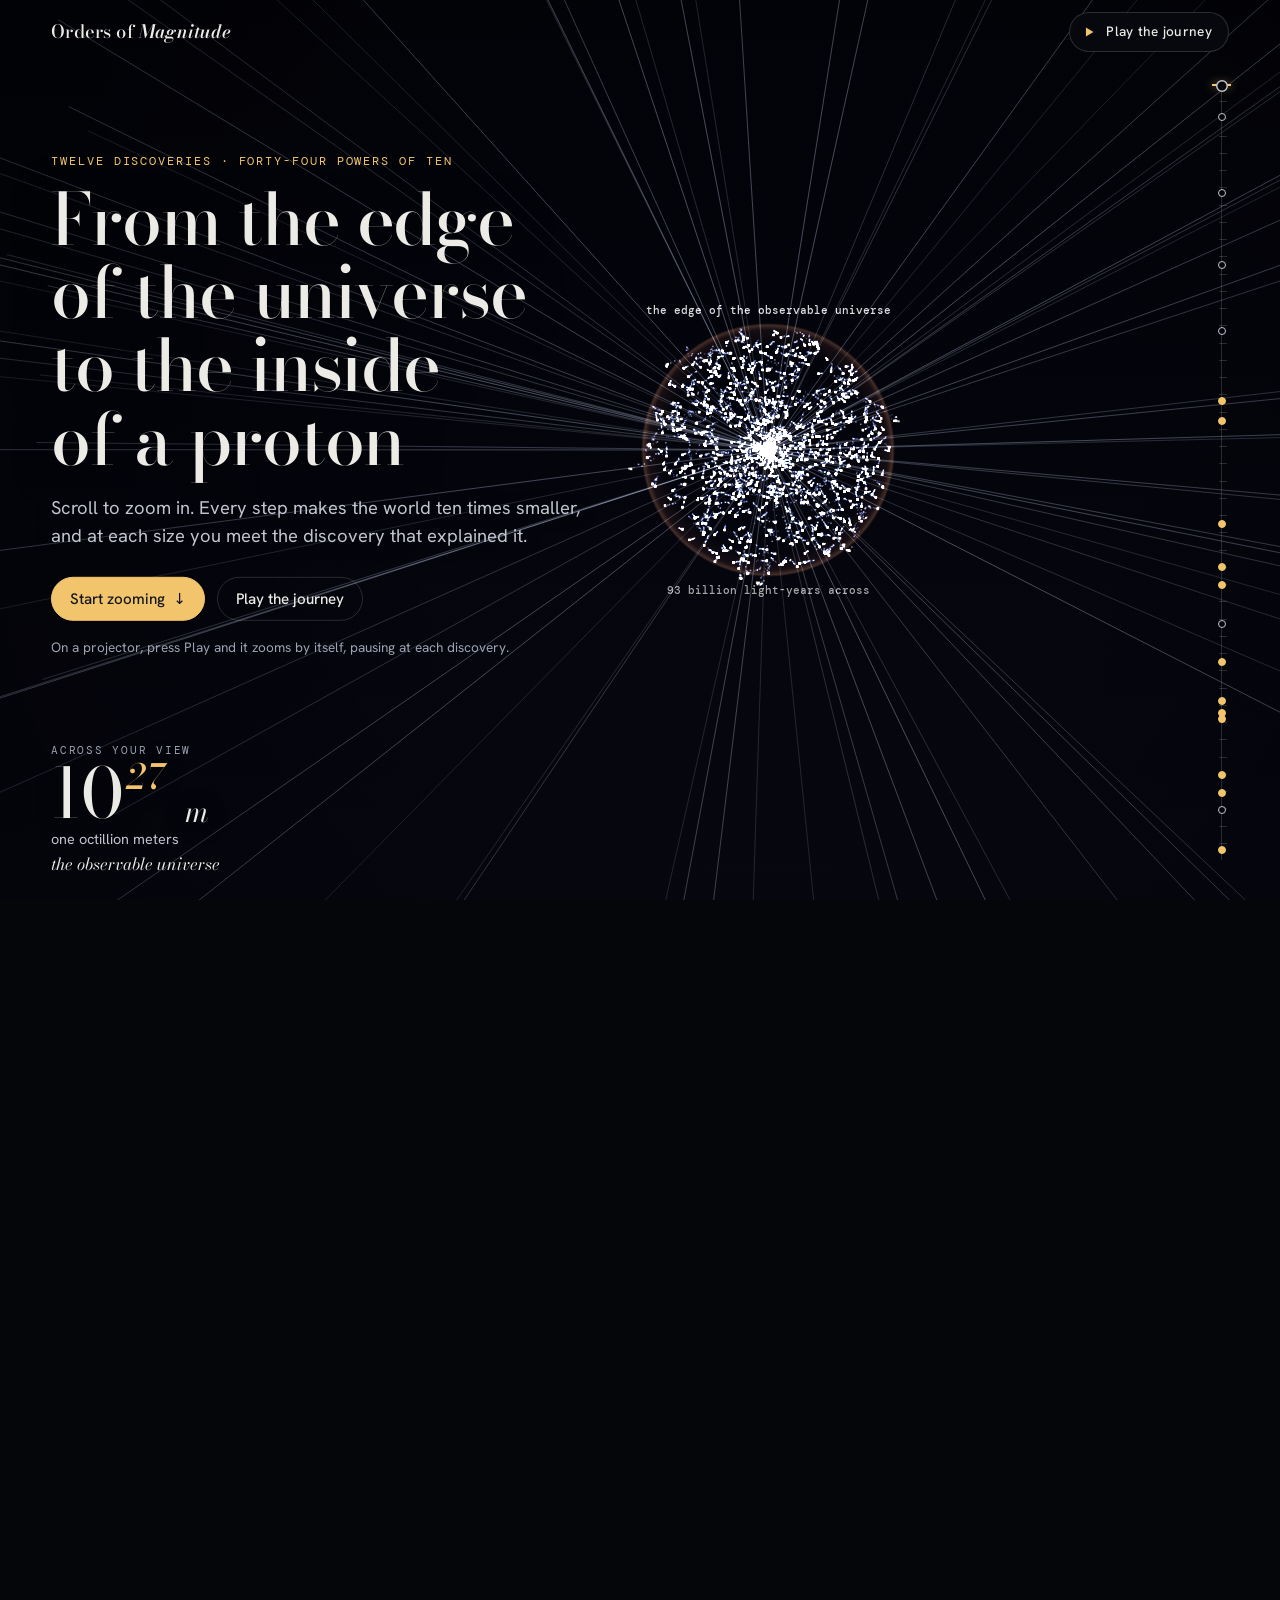
<file: orders/index.html>
<!doctype html>
<html lang="en">
<head>
<meta charset="utf-8">
<meta name="viewport" content="width=device-width, initial-scale=1, viewport-fit=cover">
<title>Orders of Magnitude</title>
<meta name="description" content="One scroll from the edge of the observable universe to inside a proton, with twelve great discoveries in physics met at their own size.">
<link rel="preconnect" href="https://fonts.googleapis.com">
<link rel="preconnect" href="https://fonts.gstatic.com" crossorigin>
<link rel="stylesheet" href="https://fonts.googleapis.com/css2?family=Bodoni+Moda:ital,opsz,wght@0,6..96,400..900;1,6..96,400..900&amp;family=DM+Mono:ital,wght@0,400;0,500;1,400&amp;family=Hanken+Grotesk:ital,wght@0,400..700;1,400..700&amp;display=swap">
<link rel="stylesheet" href="css/styles.css">
<script>document.documentElement.classList.add('js');</script>
</head>
<body>
<a class="skip" href="#timeline">Skip to the twelve discoveries in order</a>
<canvas id="sky" aria-hidden="true"></canvas>

<header class="bar ui">
  <a class="mark" href="#start" data-go="start">Orders of <i>Magnitude</i></a>
  <button class="play" id="play" type="button" aria-pressed="false">
    <svg viewBox="0 0 16 16" aria-hidden="true"><path class="i-play" d="M4.5 2.8v10.4L13 8z"></path><path class="i-pause" d="M4 3h3v10H4zM9 3h3v10H9z"></path></svg>
    <span class="play-label">Play the journey</span>
    <i class="play-progress" aria-hidden="true"></i>
  </button>
</header>

<div class="hud ui" aria-hidden="true">
  <p class="hud-k">Across your view</p>
  <p class="hud-n"><span class="hud-ten">10</span><sup id="hud-exp">27</sup><span class="hud-m">m</span></p>
  <p class="hud-words" id="hud-words">one octillion meters</p>
  <p class="hud-like" id="hud-like">the observable universe</p>
</div>

<p class="sr-only" id="announce" aria-live="polite"></p>

<main class="journey" id="journey">
  <section class="stop stop--hero" id="start" data-z="27.4" data-kind="hero" aria-labelledby="title">
    <div class="card card--hero ui">
      <p class="kicker">Twelve discoveries <span aria-hidden="true">·</span> forty-four powers of ten</p>
      <h1 id="title">From the edge of the universe to the inside of a&nbsp;proton</h1>
      <p class="lede">Scroll to zoom in. Every step makes the world ten times smaller, and at each size you meet the discovery that explained it.</p>
      <div class="hero-actions">
        <a class="btn btn--solid" href="#ripple" data-go="ripple">Start zooming <span aria-hidden="true">↓</span></a>
        <button class="btn" type="button" data-play>Play the journey</button>
      </div>
      <p class="hero-note">On a projector, press Play and it zooms by itself, pausing at each discovery.</p>
    </div>
  </section>

  <section class="stop stop--mark" id="ripple" data-z="25.6" data-kind="mark" aria-labelledby="ripple-t">
    <article class="card ui">
      <p class="scale"><span class="scale-bar" aria-hidden="true"></span><b><span aria-hidden="true">10<sup>26</sup> m</span><span class="sr-only">10 to the power 26 meters</span></b> 1.3 billion light-years away</p>
      <h2 id="ripple-t">A ripple is on its way</h2>
      <p>1.3 billion years ago, in a galaxy far from ours, two black holes spiraled into each other and merged. The crash shook space itself and sent a ripple outward at the speed of light.</p>
      <p>When it set off, there were no animals or plants on Earth. Keep this ripple in mind. You will meet it again at the very end, at the smallest size of all.</p>
    </article>
  </section>

  <section class="stop stop--mark" id="milky-way" data-z="21.2" data-kind="mark" aria-labelledby="milky-way-t">
    <article class="card ui">
      <p class="scale"><span class="scale-bar" aria-hidden="true"></span><b><span aria-hidden="true">10<sup>21</sup> m</span><span class="sr-only">10 to the power 21 meters</span></b> our galaxy</p>
      <h2 id="milky-way-t">The Milky Way</h2>
      <p>Hundreds of billions of stars in a spiral about 100,000 light-years across. The Sun is the star marked “You are here”, about 26,000 light-years from the center.</p>
      <p>In 1610 Galileo pointed one of the first telescopes at the pale band across the night sky and saw that it was made of countless stars.</p>
    </article>
  </section>

  <section class="stop stop--mark" id="nearest-stars" data-z="17.0" data-kind="mark" aria-labelledby="nearest-stars-t">
    <article class="card ui">
      <p class="scale"><span class="scale-bar" aria-hidden="true"></span><b><span aria-hidden="true">10<sup>17</sup> m</span><span class="sr-only">10 to the power 17 meters</span></b> about ten light-years</p>
      <h2 id="nearest-stars-t">The nearest stars</h2>
      <p>A light-year is how far light travels in a year: about 9.5 trillion kilometers. The closest star, Proxima Centauri, is 4.2 light-years away, so we see it as it was 4.2 years ago.</p>
      <p>Nothing can travel faster than light. Einstein explained why in 1905.</p>
    </article>
  </section>

  <section class="stop stop--mark" id="solar-system" data-z="13.2" data-kind="mark" aria-labelledby="solar-system-t">
    <article class="card ui">
      <p class="scale"><span class="scale-bar" aria-hidden="true"></span><b><span aria-hidden="true">10<sup>13</sup> m</span><span class="sr-only">10 to the power 13 meters</span></b> the Solar System</p>
      <h2 id="solar-system-t">The Sun’s family</h2>
      <p>Eight planets, all following Newton’s law of gravity: the inner ones race around while the outer ones crawl. The long ellipse is Halley’s Comet, which comes back about every 76 years.</p>
      <p>In 1846 astronomers used Newton’s law to work out where an unseen planet must be tugging on Uranus. They pointed a telescope there and found Neptune.</p>
    </article>
  </section>

  <section class="stop stop--find" id="newton" data-z="9.1" data-kind="find" aria-labelledby="newton-t">
    <article class="card ui">
      <p class="scale"><span class="scale-bar" aria-hidden="true"></span><b><span aria-hidden="true">10<sup>9</sup> m</span><span class="sr-only">10 to the power 9 meters</span></b> the Moon’s orbit</p>
      <p class="who"><span class="year">1687</span> Isaac Newton</p>
      <h2 id="newton-t">The Moon is falling</h2>
      <p>Why does an apple fall while the Moon stays up? Newton’s answer: the Moon does not stay up. The same gravity pulls on both.</p>
      <p>Every second the Moon falls about 1.4 mm toward Earth, but it also moves about 1 km sideways, so it never gets any closer. It falls forever and keeps missing. That is what an orbit is.</p>
      <p class="eq"><span class="eq-f">F = G m₁m₂ / r²</span> <span class="eq-n">gravity weakens with the square of the distance</span></p>
      <p class="chain">Built on <a href="#galileo" data-go="galileo">Galileo, 1638</a> <span aria-hidden="true">·</span> Led to <a href="#einstein" data-go="einstein">Einstein, 1905</a></p>
    </article>
  </section>

  <section class="stop stop--find" id="einstein" data-z="7.95" data-kind="find" aria-labelledby="einstein-t">
    <article class="card ui">
      <p class="scale"><span class="scale-bar" aria-hidden="true"></span><b><span aria-hidden="true">10<sup>8</sup> m</span><span class="sr-only">10 to the power 8 meters</span></b> GPS satellites</p>
      <p class="who"><span class="year">1905</span> Albert Einstein</p>
      <h2 id="einstein-t">Time runs at different speeds</h2>
      <p>Einstein showed that a clock moving fast ticks more slowly, and later that a clock in weaker gravity ticks faster. GPS satellites feel both.</p>
      <p>Racing along at 14,000 km/h, their clocks lose 7 millionths of a second a day. Twenty thousand kilometers up, where gravity is weaker, they gain 45. Your phone corrects for the difference of 38. Without that, GPS would drift by about 10 km every day.</p>
      <p class="eq"><span class="eq-f">t′ = t / √(1 − v²/c²)</span> <span class="eq-n">a moving clock runs slow</span></p>
      <p class="chain">Built on <a href="#maxwell" data-go="maxwell">Maxwell, 1865</a> and <a href="#newton" data-go="newton">Newton, 1687</a> <span aria-hidden="true">·</span> Led to <a href="#meitner" data-go="meitner">Meitner, 1938</a> and <a href="#ligo" data-go="ligo">LIGO, 2015</a></p>
    </article>
  </section>

  <section class="stop stop--find" id="galileo" data-z="2.0" data-kind="find" aria-labelledby="galileo-t">
    <article class="card ui">
      <p class="scale"><span class="scale-bar" aria-hidden="true"></span><b><span aria-hidden="true">10<sup>2</sup> m</span><span class="sr-only">10 to the power 2 meters</span></b> the Leaning Tower of Pisa</p>
      <p class="who"><span class="year">1638</span> Galileo Galilei</p>
      <h2 id="galileo-t">Heavy things don’t fall faster</h2>
      <p>For almost 2,000 years people believed Aristotle: a heavy stone falls faster than a light one. Galileo tested it. Apart from the push of the air, everything falls the same way, speeding up at the same rate.</p>
      <p>Nobody knows if he really dropped balls from this tower. His real experiments timed balls rolling down ramps. In 1971 astronaut David Scott dropped a hammer and a feather on the airless Moon, and they landed together.</p>
      <p class="eq"><span class="eq-f">d = ½ g t²</span> <span class="eq-n">the distance fallen grows with the square of the time</span></p>
      <p class="chain">Led to <a href="#newton" data-go="newton">Newton, 1687</a></p>
    </article>
  </section>

  <section class="stop stop--find" id="faraday" data-z="-0.52" data-kind="find" aria-labelledby="faraday-t">
    <article class="card ui">
      <p class="scale"><span class="scale-bar" aria-hidden="true"></span><b><span aria-hidden="true">10<sup>−1</sup> m</span><span class="sr-only">10 to the power minus 1 meters</span></b> a coil and a magnet</p>
      <p class="who"><span class="year">1831</span> Michael Faraday</p>
      <h2 id="faraday-t">Moving magnets make electricity</h2>
      <p>Push a magnet into a coil of wire and an electric current flows. Hold it still and the current stops. Pull it out and the current flows the other way.</p>
      <p>Faraday, who left school at 13, discovered this in 1831. Nearly every power station on Earth still makes electricity his way, by spinning magnets past coils of wire.</p>
      <p class="eq"><span class="eq-f">ε = −dΦ/dt</span> <span class="eq-n">a changing magnetic field drives a current</span></p>
      <p class="chain">Led to <a href="#maxwell" data-go="maxwell">Maxwell, 1865</a></p>
    </article>
  </section>

  <section class="stop stop--find" id="curie" data-z="-1.55" data-kind="find" aria-labelledby="curie-t">
    <article class="card ui">
      <p class="scale"><span class="scale-bar" aria-hidden="true"></span><b><span aria-hidden="true">10<sup>−2</sup> m</span><span class="sr-only">10 to the power minus 2 meters</span></b> a speck of radium</p>
      <p class="who"><span class="year">1898</span> Marie Skłodowska-Curie</p>
      <h2 id="curie-t">Atoms are not forever</h2>
      <p>Some atoms break apart by themselves, shooting out particles and energy. Marie Skłodowska-Curie called this radioactivity, and in 1898 she and Pierre Curie discovered two new elements by their rays: polonium and radium.</p>
      <p>This is a cloud chamber. Each alpha particle from the radium leaves a trail of mist a few centimeters long, then stops. Her notebooks are still radioactive today.</p>
      <p class="eq"><span class="eq-f">²²⁶Ra → ²²²Rn + α</span> <span class="eq-n">radium breaks down into radon and an alpha particle</span></p>
      <p class="chain">Led to <a href="#rutherford" data-go="rutherford">Rutherford, 1911</a></p>
    </article>
  </section>

  <section class="stop stop--mark" id="hair" data-z="-3.8" data-kind="mark" aria-labelledby="hair-t">
    <article class="card ui">
      <p class="scale"><span class="scale-bar" aria-hidden="true"></span><b><span aria-hidden="true">10<sup>−4</sup> m</span><span class="sr-only">10 to the power minus 4 meters</span></b> a human hair</p>
      <h2 id="hair-t">A human hair</h2>
      <p>About 70 micrometers (0.07 mm) across, and covered in overlapping scales. The red discs are blood cells, each about 7 micrometers wide.</p>
      <p>From here on, everything is too small to see with your eyes alone.</p>
    </article>
  </section>

  <section class="stop stop--find" id="maxwell" data-z="-6.0" data-kind="find" aria-labelledby="maxwell-t">
    <article class="card ui">
      <p class="scale"><span class="scale-bar" aria-hidden="true"></span><b><span aria-hidden="true">10<sup>−6</sup> m</span><span class="sr-only">10 to the power minus 6 meters</span></b> waves of light</p>
      <p class="who"><span class="year">1865</span> James Clerk Maxwell</p>
      <h2 id="maxwell-t">Light is a wave of electricity and magnetism</h2>
      <p>Maxwell wrote four equations that join electricity and magnetism together. They predicted waves that travel at about 300,000 km every second, the speed already measured for light. So light had to be one of these waves.</p>
      <p>Each color is a different wavelength, drawn here to scale: about 700 nanometers for red, down to about 420 for violet. Longer waves are infrared, microwaves and radio. Shorter ones are ultraviolet and X-rays.</p>
      <p class="eq"><span class="eq-f">c = 1 / √(μ₀ε₀)</span> <span class="eq-n">the speed of light, from electricity and magnetism</span></p>
      <p class="chain">Built on <a href="#faraday" data-go="faraday">Faraday, 1831</a> <span aria-hidden="true">·</span> Led to <a href="#einstein" data-go="einstein">Einstein, 1905</a></p>
    </article>
  </section>

  <section class="stop stop--find" id="raman" data-z="-8.3" data-kind="find" aria-labelledby="raman-t">
    <article class="card ui">
      <p class="scale"><span class="scale-bar" aria-hidden="true"></span><b><span aria-hidden="true">10<sup>−8</sup> m</span><span class="sr-only">10 to the power minus 8 meters</span></b> molecules of benzene</p>
      <p class="who"><span class="year">1928</span> C. V. Raman</p>
      <h2 id="raman-t">Light comes back a new color</h2>
      <p>When light bounces off molecules, about one photon in ten million comes back a slightly different color. It has given a little energy to the molecule’s vibrations, or taken some. Each kind of molecule shifts the color by its own amounts, like a fingerprint.</p>
      <p>Raman found this in Calcutta in 1928 using sunlight, a telescope lens and colored filters, and won India’s first Nobel Prize in science. Raman scanners now spot fake medicines without opening the packet.</p>
      <p class="eq"><span class="eq-f">E<sub>out</sub> = E<sub>in</sub> − E<sub>vibration</sub></span> <span class="eq-n">the energy lost is the molecule’s fingerprint</span></p>
      <p class="chain">Built on <a href="#einstein" data-go="einstein">Einstein, 1905</a></p>
    </article>
  </section>

  <section class="stop stop--find" id="bohr" data-z="-8.95" data-kind="find" aria-labelledby="bohr-t">
    <article class="card ui">
      <p class="scale"><span class="scale-bar" aria-hidden="true"></span><b><span aria-hidden="true">10<sup>−9</sup> m</span><span class="sr-only">10 to the power minus 9 meters</span></b> a hydrogen atom</p>
      <p class="who"><span class="year">1913</span> Niels Bohr</p>
      <h2 id="bohr-t">Electrons live on fixed levels</h2>
      <p>Heat any element and it glows with its own set of exact colors, like a barcode. Bohr explained why. The electron in an atom can only be on certain levels, and when it drops to a lower one it gives out light of one exact color.</p>
      <p>Hydrogen’s red glow comes from the drop from level 3 to level 2. Barcodes like this tell us what the stars are made of.</p>
      <p class="eq"><span class="eq-f">E<sub>n</sub> = −13.6 eV / n²</span> <span class="eq-n">the energy of level n in hydrogen</span></p>
      <p class="chain">Built on <a href="#rutherford" data-go="rutherford">Rutherford, 1911</a> <span aria-hidden="true">·</span> Led to <a href="#debroglie" data-go="debroglie">de Broglie, 1924</a></p>
    </article>
  </section>

  <section class="stop stop--find" id="debroglie" data-z="-9.3" data-kind="find" aria-labelledby="debroglie-t">
    <article class="card ui">
      <p class="scale"><span class="scale-bar" aria-hidden="true"></span><b><span aria-hidden="true">10<sup>−9</sup> m</span><span class="sr-only">10 to the power minus 9 meters</span></b> the same atom, as waves</p>
      <p class="who"><span class="year">1924</span> Louis de Broglie</p>
      <h2 id="debroglie-t">Matter is a wave</h2>
      <p>Why only those levels? De Broglie suggested that every particle is also a wave. An electron’s wave has to fit around its orbit a whole number of times, or it cancels itself out. One wave fits level 1, two fit level 2, three fit level 3.</p>
      <p>In 1927, electrons fired at crystals made the stripes that only waves can make. Electron microscopes use these waves today.</p>
      <p class="eq"><span class="eq-f">λ = h / p</span> <span class="eq-n">a particle’s wavelength, from its momentum</span></p>
      <p class="chain">Built on <a href="#bohr" data-go="bohr">Bohr, 1913</a> and <a href="#einstein" data-go="einstein">Einstein, 1905</a></p>
    </article>
  </section>

  <section class="stop stop--find" id="rutherford" data-z="-12.55" data-kind="find" aria-labelledby="rutherford-t">
    <article class="card ui">
      <p class="scale"><span class="scale-bar" aria-hidden="true"></span><b><span aria-hidden="true">10<sup>−13</sup> m</span><span class="sr-only">10 to the power minus 13 meters</span></b> inside a gold atom</p>
      <p class="who"><span class="year">1911</span> Ernest Rutherford</p>
      <h2 id="rutherford-t">The atom is almost empty</h2>
      <p>Since the last stop you have zoomed more than 1,000 times smaller, through nothing but empty space. Rutherford’s students Hans Geiger and Ernest Marsden, who was 20, fired alpha particles at gold foil. Nearly all went straight through, but about 1 in 8,000 bounced back.</p>
      <p>Rutherford said: “It was almost as incredible as if you fired a 15-inch shell at a piece of tissue paper and it came back and hit you.” Nearly all of an atom’s mass is in a nucleus about 100,000 times smaller than the atom.</p>
      <p class="eq"><span class="eq-f">atom ≈ 100,000 × nucleus</span> <span class="eq-n">almost all of an atom is empty space</span></p>
      <p class="chain">Built on <a href="#curie" data-go="curie">Curie, 1898</a> <span aria-hidden="true">·</span> Led to <a href="#bohr" data-go="bohr">Bohr, 1913</a> and <a href="#meitner" data-go="meitner">Meitner, 1938</a></p>
    </article>
  </section>

  <section class="stop stop--find" id="meitner" data-z="-13.6" data-kind="find" aria-labelledby="meitner-t">
    <article class="card ui">
      <p class="scale"><span class="scale-bar" aria-hidden="true"></span><b><span aria-hidden="true">10<sup>−14</sup> m</span><span class="sr-only">10 to the power minus 14 meters</span></b> a uranium nucleus</p>
      <p class="who"><span class="year">1938</span> Lise Meitner</p>
      <h2 id="meitner-t">The nucleus can split</h2>
      <p>In 1938 Otto Hahn found barium in uranium that had been hit by neutrons, and could not explain it. Lise Meitner, who had fled Nazi Germany, worked it out on a walk in the snow with her nephew Otto Frisch: the nucleus had split in two.</p>
      <p>The pieces weigh a little less than the whole, and the missing mass becomes energy. Each split also frees neutrons that can split more nuclei: a chain reaction. The Nobel Prize went to Hahn alone.</p>
      <p class="eq"><span class="eq-f">E = mc²</span> <span class="eq-n">a little mass becomes a lot of energy</span></p>
      <p class="chain">Built on <a href="#einstein" data-go="einstein">Einstein, 1905</a> and <a href="#rutherford" data-go="rutherford">Rutherford, 1911</a></p>
    </article>
  </section>

  <section class="stop stop--mark" id="proton" data-z="-14.6" data-kind="mark" aria-labelledby="proton-t">
    <article class="card ui">
      <p class="scale"><span class="scale-bar" aria-hidden="true"></span><b><span aria-hidden="true">10<sup>−15</sup> m</span><span class="sr-only">10 to the power minus 15 meters</span></b> a proton</p>
      <h2 id="proton-t">Inside a proton</h2>
      <p>Every nucleus is made of protons and neutrons, and each of those is made of three quarks held together by gluons. A proton is about 1.7 × 10<sup>−15</sup> m across.</p>
      <p>Surely nothing smaller could ever be measured. Keep zooming.</p>
    </article>
  </section>

  <section class="stop stop--find" id="ligo" data-z="-16.9" data-kind="find" aria-labelledby="ligo-t">
    <article class="card ui">
      <p class="scale"><span class="scale-bar" aria-hidden="true"></span><b><span aria-hidden="true">10<sup>−17</sup> m</span><span class="sr-only">10 to the power minus 17 meters</span></b> LIGO’s measurement</p>
      <p class="who"><span class="year">2015</span> Weiss, Thorne & Barish (LIGO)</p>
      <h2 id="ligo-t">Space itself can ripple</h2>
      <p>Remember the ripple from the start? On 14 September 2015 it reached Earth. It stretched one 4 km arm of each LIGO detector and squeezed the other, changing their lengths by about 4 × 10<sup>−18</sup> m: around 1/400 of the width of a proton. LIGO’s lasers caught it.</p>
      <p>It was the first gravitational wave ever detected, 99 years after Einstein predicted them. The trace on screen has the shape of the signal: the black holes’ last orbits, faster and faster, then the crash.</p>
      <p class="eq"><span class="eq-f">h = ΔL / L ≈ 10<sup>−21</sup></span> <span class="eq-n">how much space was stretched</span></p>
      <p class="chain">Built on <a href="#einstein" data-go="einstein">Einstein, 1905</a></p>
      <p class="card-actions"><button class="btn btn--solid" type="button" data-fly-out>Fly back out to the start <span aria-hidden="true">↑</span></button> <a class="btn" href="#timeline">See all twelve in order</a></p>
    </article>
  </section>
</main>

<nav class="ruler ui" aria-label="Jump to a size">
  <div class="ruler-track" aria-hidden="true"><i class="ruler-mark" id="ruler-mark"></i></div>
  <ol class="ruler-stops" id="ruler-stops"></ol>
</nav>

<div class="after">
  <section class="timeline" id="timeline" aria-labelledby="timeline-t">
    <p class="kicker">The same twelve, by date</p>
    <h2 id="timeline-t">Physics went small, then <i>very</i> big</h2>
    <p class="after-lede">Each dot is the size where a discovery happened. Read down the years: from 1898 to 1938 physics dived into the atom, and in 2015 it measured both the largest and the smallest thing on this page at once.</p>
    <div class="tl-wrap">
      <table class="tl">
        <caption class="sr-only">The twelve discoveries in order of year, with the size at which each one appears on the journey</caption>
        <thead>
          <tr>
            <th scope="col">Year</th>
            <th scope="col">Who, and what they found</th>
            <th scope="col">Size</th>
            <th scope="col" class="tl-axis"><span class="sr-only">Position on the size scale</span><span class="tl-ticks" aria-hidden="true"><span style="--at:4.44%">10<sup>25</sup></span><span style="--at:15.56%">10<sup>20</sup></span><span style="--at:26.67%">10<sup>15</sup></span><span style="--at:37.78%">10<sup>10</sup></span><span style="--at:48.89%">10<sup>5</sup></span><span style="--at:60.00%">10<sup>0</sup></span><span style="--at:71.11%">10<sup>−5</sup></span><span style="--at:82.22%">10<sup>−10</sup></span><span style="--at:93.33%">10<sup>−15</sup></span></span></th>
          </tr>
        </thead>
        <tbody>
        <tr>
          <td class="tl-year">1638</td>
          <th scope="row"><a href="#galileo" data-go="galileo">Galileo Galilei</a><span class="tl-idea">Everything falls the same way</span></th>
          <td class="tl-size"><span aria-hidden="true">10<sup>2</sup> m</span><span class="sr-only">10 to the power 2 meters</span></td>
          <td class="tl-track" aria-hidden="true"><i style="--at:55.56%"></i></td>
        </tr>
        <tr>
          <td class="tl-year">1687</td>
          <th scope="row"><a href="#newton" data-go="newton">Isaac Newton</a><span class="tl-idea">Gravity holds the Moon and the planets</span></th>
          <td class="tl-size"><span aria-hidden="true">10<sup>9</sup> m</span><span class="sr-only">10 to the power 9 meters</span></td>
          <td class="tl-track" aria-hidden="true"><i style="--at:39.78%"></i></td>
        </tr>
        <tr>
          <td class="tl-year">1831</td>
          <th scope="row"><a href="#faraday" data-go="faraday">Michael Faraday</a><span class="tl-idea">Moving magnets make electricity</span></th>
          <td class="tl-size"><span aria-hidden="true">10<sup>−1</sup> m</span><span class="sr-only">10 to the power minus 1 meters</span></td>
          <td class="tl-track" aria-hidden="true"><i style="--at:61.16%"></i></td>
        </tr>
        <tr>
          <td class="tl-year">1865</td>
          <th scope="row"><a href="#maxwell" data-go="maxwell">James Clerk Maxwell</a><span class="tl-idea">Light is an electromagnetic wave</span></th>
          <td class="tl-size"><span aria-hidden="true">10<sup>−6</sup> m</span><span class="sr-only">10 to the power minus 6 meters</span></td>
          <td class="tl-track" aria-hidden="true"><i style="--at:73.33%"></i></td>
        </tr>
        <tr>
          <td class="tl-year">1898</td>
          <th scope="row"><a href="#curie" data-go="curie">Marie Skłodowska-Curie</a><span class="tl-idea">Some atoms break apart by themselves</span></th>
          <td class="tl-size"><span aria-hidden="true">10<sup>−2</sup> m</span><span class="sr-only">10 to the power minus 2 meters</span></td>
          <td class="tl-track" aria-hidden="true"><i style="--at:63.44%"></i></td>
        </tr>
        <tr>
          <td class="tl-year">1905</td>
          <th scope="row"><a href="#einstein" data-go="einstein">Albert Einstein</a><span class="tl-idea">Time and space depend on how you move</span></th>
          <td class="tl-size"><span aria-hidden="true">10<sup>8</sup> m</span><span class="sr-only">10 to the power 8 meters</span></td>
          <td class="tl-track" aria-hidden="true"><i style="--at:42.33%"></i></td>
        </tr>
        <tr>
          <td class="tl-year">1911</td>
          <th scope="row"><a href="#rutherford" data-go="rutherford">Ernest Rutherford</a><span class="tl-idea">The atom has a tiny, heavy nucleus</span></th>
          <td class="tl-size"><span aria-hidden="true">10<sup>−13</sup> m</span><span class="sr-only">10 to the power minus 13 meters</span></td>
          <td class="tl-track" aria-hidden="true"><i style="--at:87.89%"></i></td>
        </tr>
        <tr>
          <td class="tl-year">1913</td>
          <th scope="row"><a href="#bohr" data-go="bohr">Niels Bohr</a><span class="tl-idea">Electrons sit on fixed energy levels</span></th>
          <td class="tl-size"><span aria-hidden="true">10<sup>−9</sup> m</span><span class="sr-only">10 to the power minus 9 meters</span></td>
          <td class="tl-track" aria-hidden="true"><i style="--at:79.89%"></i></td>
        </tr>
        <tr>
          <td class="tl-year">1924</td>
          <th scope="row"><a href="#debroglie" data-go="debroglie">Louis de Broglie</a><span class="tl-idea">Every particle is also a wave</span></th>
          <td class="tl-size"><span aria-hidden="true">10<sup>−9</sup> m</span><span class="sr-only">10 to the power minus 9 meters</span></td>
          <td class="tl-track" aria-hidden="true"><i style="--at:80.67%"></i></td>
        </tr>
        <tr>
          <td class="tl-year">1928</td>
          <th scope="row"><a href="#raman" data-go="raman">C. V. Raman</a><span class="tl-idea">Scattered light carries a molecular fingerprint</span></th>
          <td class="tl-size"><span aria-hidden="true">10<sup>−8</sup> m</span><span class="sr-only">10 to the power minus 8 meters</span></td>
          <td class="tl-track" aria-hidden="true"><i style="--at:78.44%"></i></td>
        </tr>
        <tr>
          <td class="tl-year">1938</td>
          <th scope="row"><a href="#meitner" data-go="meitner">Lise Meitner</a><span class="tl-idea">A heavy nucleus can split in two</span></th>
          <td class="tl-size"><span aria-hidden="true">10<sup>−14</sup> m</span><span class="sr-only">10 to the power minus 14 meters</span></td>
          <td class="tl-track" aria-hidden="true"><i style="--at:90.22%"></i></td>
        </tr>
        <tr>
          <td class="tl-year">2015</td>
          <th scope="row"><a href="#ligo" data-go="ligo">Weiss, Thorne & Barish (LIGO)</a><span class="tl-idea">Space itself can ripple</span></th>
          <td class="tl-size"><span aria-hidden="true">10<sup>−17</sup> m</span><span class="sr-only">10 to the power minus 17 meters</span></td>
          <td class="tl-track" aria-hidden="true"><i style="--at:97.56%"></i></td>
        </tr>
        </tbody>
      </table>
    </div>
  </section>

  <section class="class" aria-labelledby="class-t">
    <div class="class-text">
      <p class="kicker">For the classroom</p>
      <h2 id="class-t">Using it in a lesson</h2>
      <p>Put it on a projector and press <b>Play the journey</b>. It zooms by itself and stops at each discovery; press <kbd>Space</kbd> or <kbd>↓</kbd> to move on early, and <kbd>↑</kbd> to go back. On a phone, just scroll.</p>
    </div>
    <ol class="questions">
      <li>The Moon and LIGO’s mirrors are both moved by gravity. Why was one easy to measure in 1687 and the other only possible in 2015?</li>
      <li>Galileo, Newton and Einstein all appear near the size of the Earth. Why do you think the earliest discoveries were made at human size and bigger?</li>
      <li>Rutherford found the atom is almost empty. So why can’t your hand pass through a table?</li>
    </ol>
  </section>

  <section class="sources" aria-labelledby="sources-t">
    <h2 id="sources-t">Sources and notes</h2>
    <div class="notes">
      <p>Every size on the journey is to scale, measured across the shorter side of your screen. Three things are drawn bigger than life so you can see them: the falling balls at Pisa, the light waves among the benzene molecules, and the speed of everything that moves. The Earth’s coastlines come from Natural Earth map data.</p>
      <p>Inspired by <i>Powers of Ten</i>, the 1977 film by Charles and Ray Eames.</p>
    </div>
    <ol class="refs">
      <li>Galilei, G. (1638). <i>Discorsi e dimostrazioni matematiche intorno a due nuove scienze</i>. Leiden: Elzevir.</li>
      <li>Newton, I. (1687). <i>Philosophiæ Naturalis Principia Mathematica</i>. London.</li>
      <li>Faraday, M. (1832). Experimental researches in electricity. <i>Philosophical Transactions of the Royal Society</i>, 122, 125–162.</li>
      <li>Maxwell, J. C. (1865). A dynamical theory of the electromagnetic field. <i>Philosophical Transactions of the Royal Society</i>, 155, 459–512.</li>
      <li>Curie, P., &amp; Curie, M. (1898). Sur une substance nouvelle radio-active, contenue dans la pechblende. <i>Comptes rendus</i>, 127, 175–178.</li>
      <li>Einstein, A. (1905). Zur Elektrodynamik bewegter Körper. <i>Annalen der Physik</i>, 17, 891–921.</li>
      <li>Geiger, H., &amp; Marsden, E. (1909). On a diffuse reflection of the α-particles. <i>Proceedings of the Royal Society A</i>, 82, 495–500.</li>
      <li>Rutherford, E. (1911). The scattering of α and β particles by matter and the structure of the atom. <i>Philosophical Magazine</i>, 21, 669–688.</li>
      <li>Bohr, N. (1913). On the constitution of atoms and molecules. <i>Philosophical Magazine</i>, 26, 1–25.</li>
      <li>de Broglie, L. (1924). <i>Recherches sur la théorie des quanta</i>. PhD thesis, University of Paris.</li>
      <li>Davisson, C., &amp; Germer, L. H. (1927). Diffraction of electrons by a crystal of nickel. <i>Physical Review</i>, 30, 705–740.</li>
      <li>Raman, C. V., &amp; Krishnan, K. S. (1928). A new type of secondary radiation. <i>Nature</i>, 121, 501–502.</li>
      <li>Meitner, L., &amp; Frisch, O. R. (1939). Disintegration of uranium by neutrons: a new type of nuclear reaction. <i>Nature</i>, 143, 239–240.</li>
      <li>Ashby, N. (2003). Relativity in the Global Positioning System. <i>Living Reviews in Relativity</i>, 6, 1.</li>
      <li>Abbott, B. P., et al. (2016). Observation of gravitational waves from a binary black hole merger. <i>Physical Review Letters</i>, 116, 061102.</li>
      <li>NASA. The Apollo 15 hammer-feather drop (1971). NASA Space Science Data Coordinated Archive.</li>
      <li>Natural Earth: free vector map data, 1:50m land (public domain), for the shape of the Earth.</li>
    </ol>
  </section>

  <footer class="foot">
    <p><b>Orders of Magnitude</b> <span aria-hidden="true">·</span> Designed and coded by @aaravlakhia <span aria-hidden="true">·</span> 2026</p>
    <button class="btn" type="button" data-fly-out>Fly back out to the start <span aria-hidden="true">↑</span></button>
  </footer>
</div>

<script src="js/land.js"></script>
<script src="js/util.js"></script>
<script src="js/space.js"></script>
<script src="js/earth.js"></script>
<script src="js/ground.js"></script>
<script src="js/small.js"></script>
<script src="js/journey.js"></script>
</body>
</html>
</file>
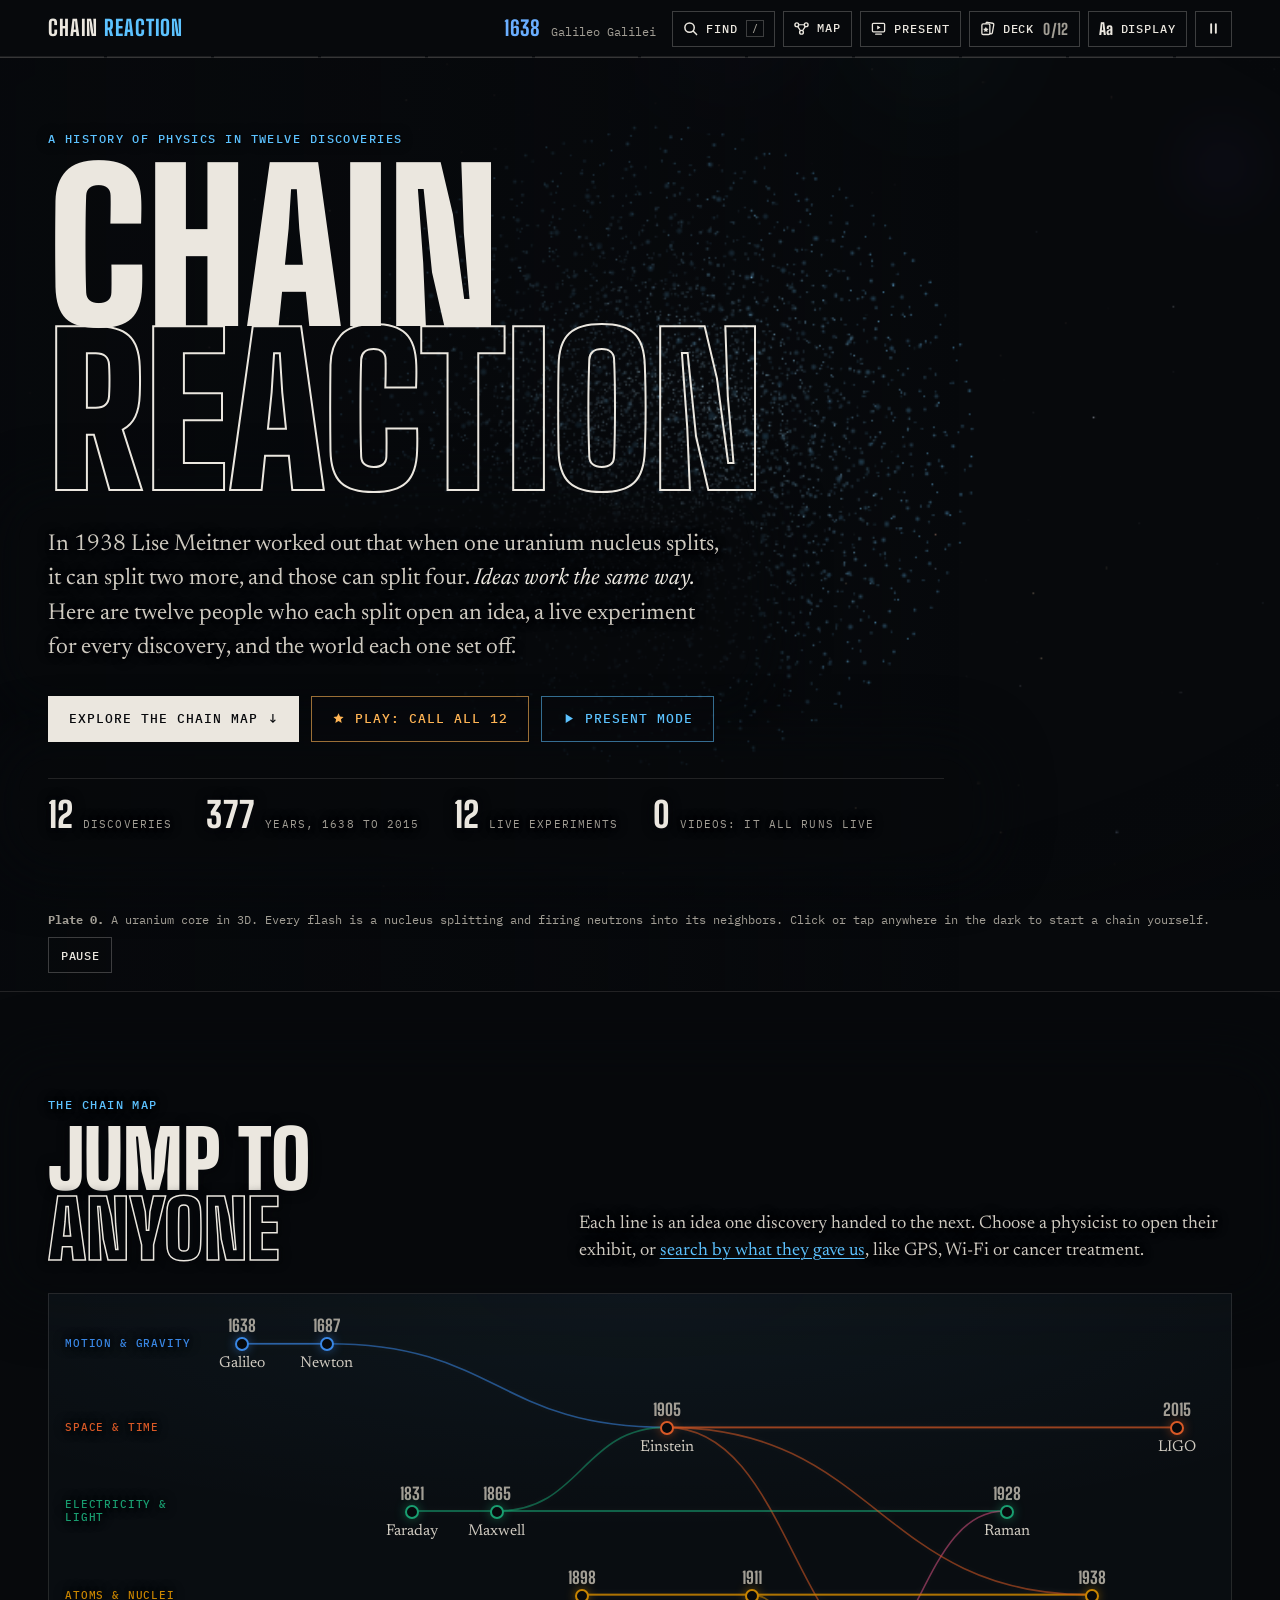
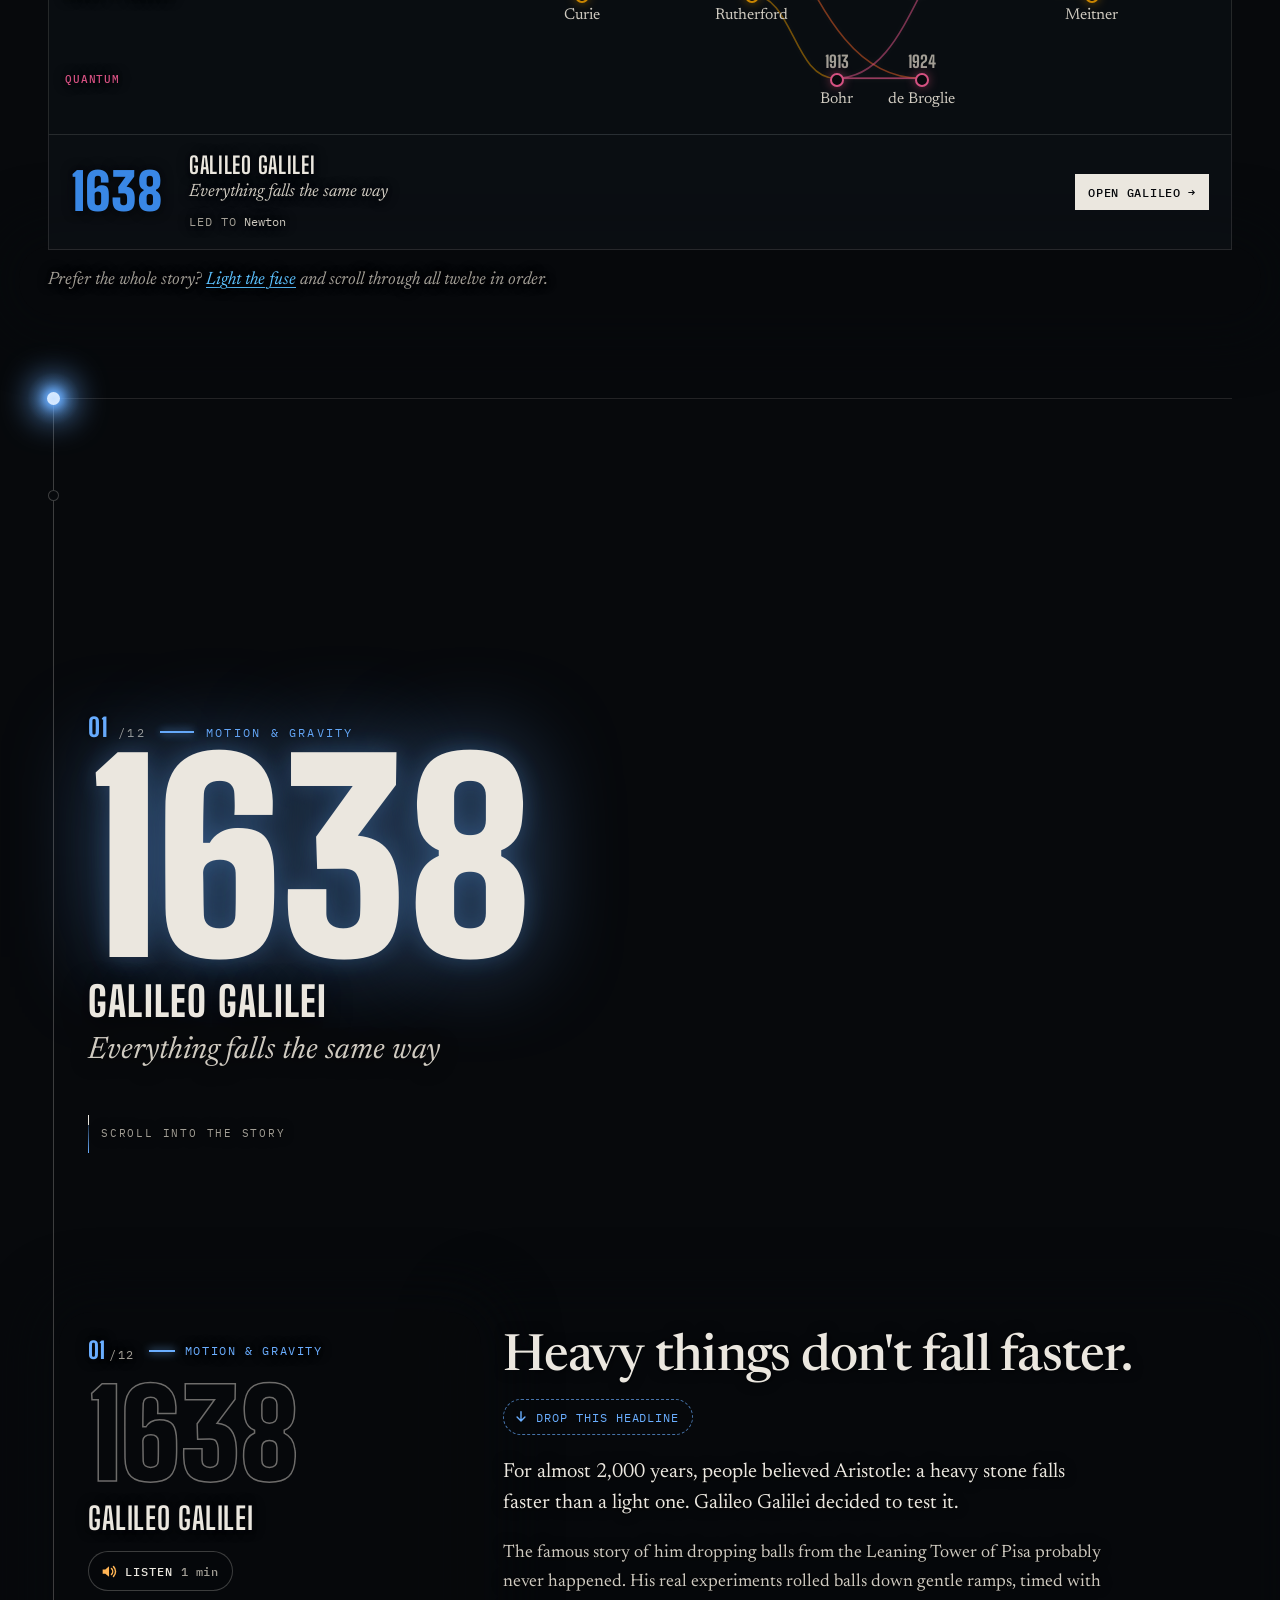
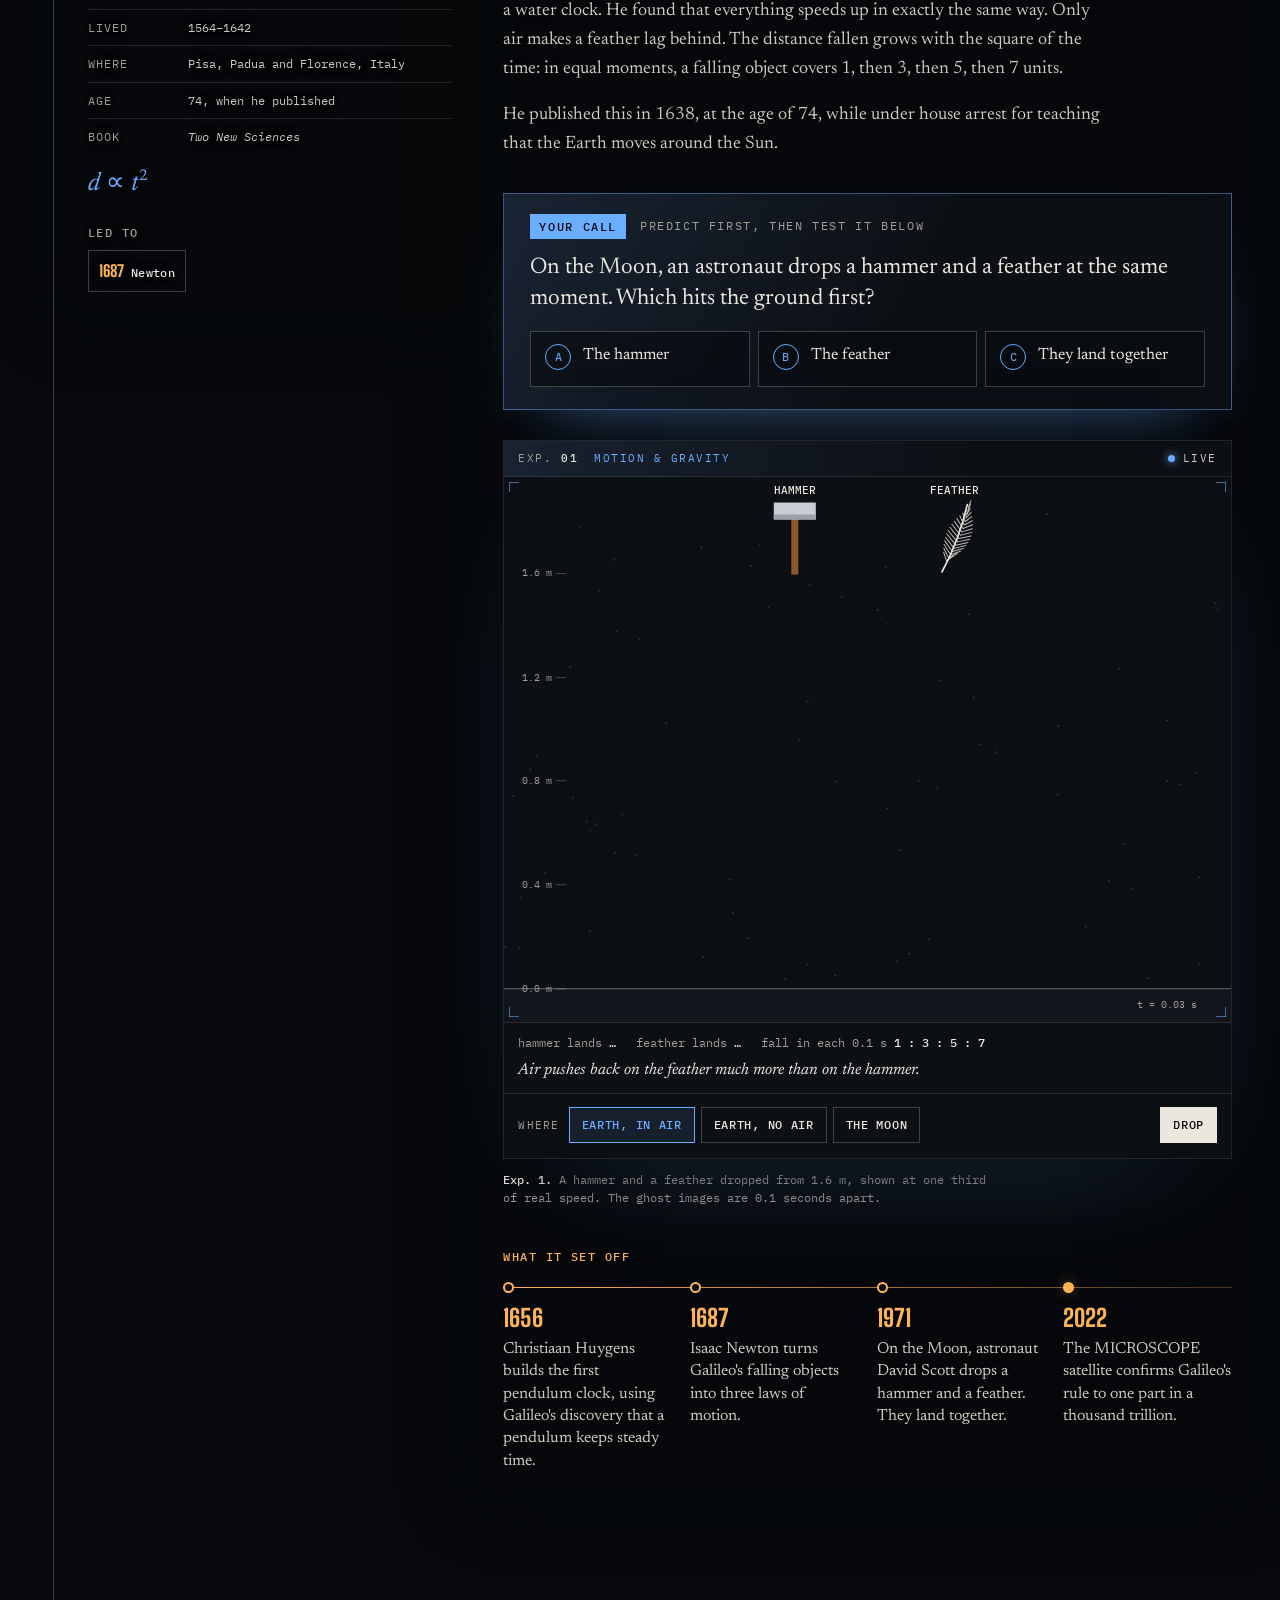
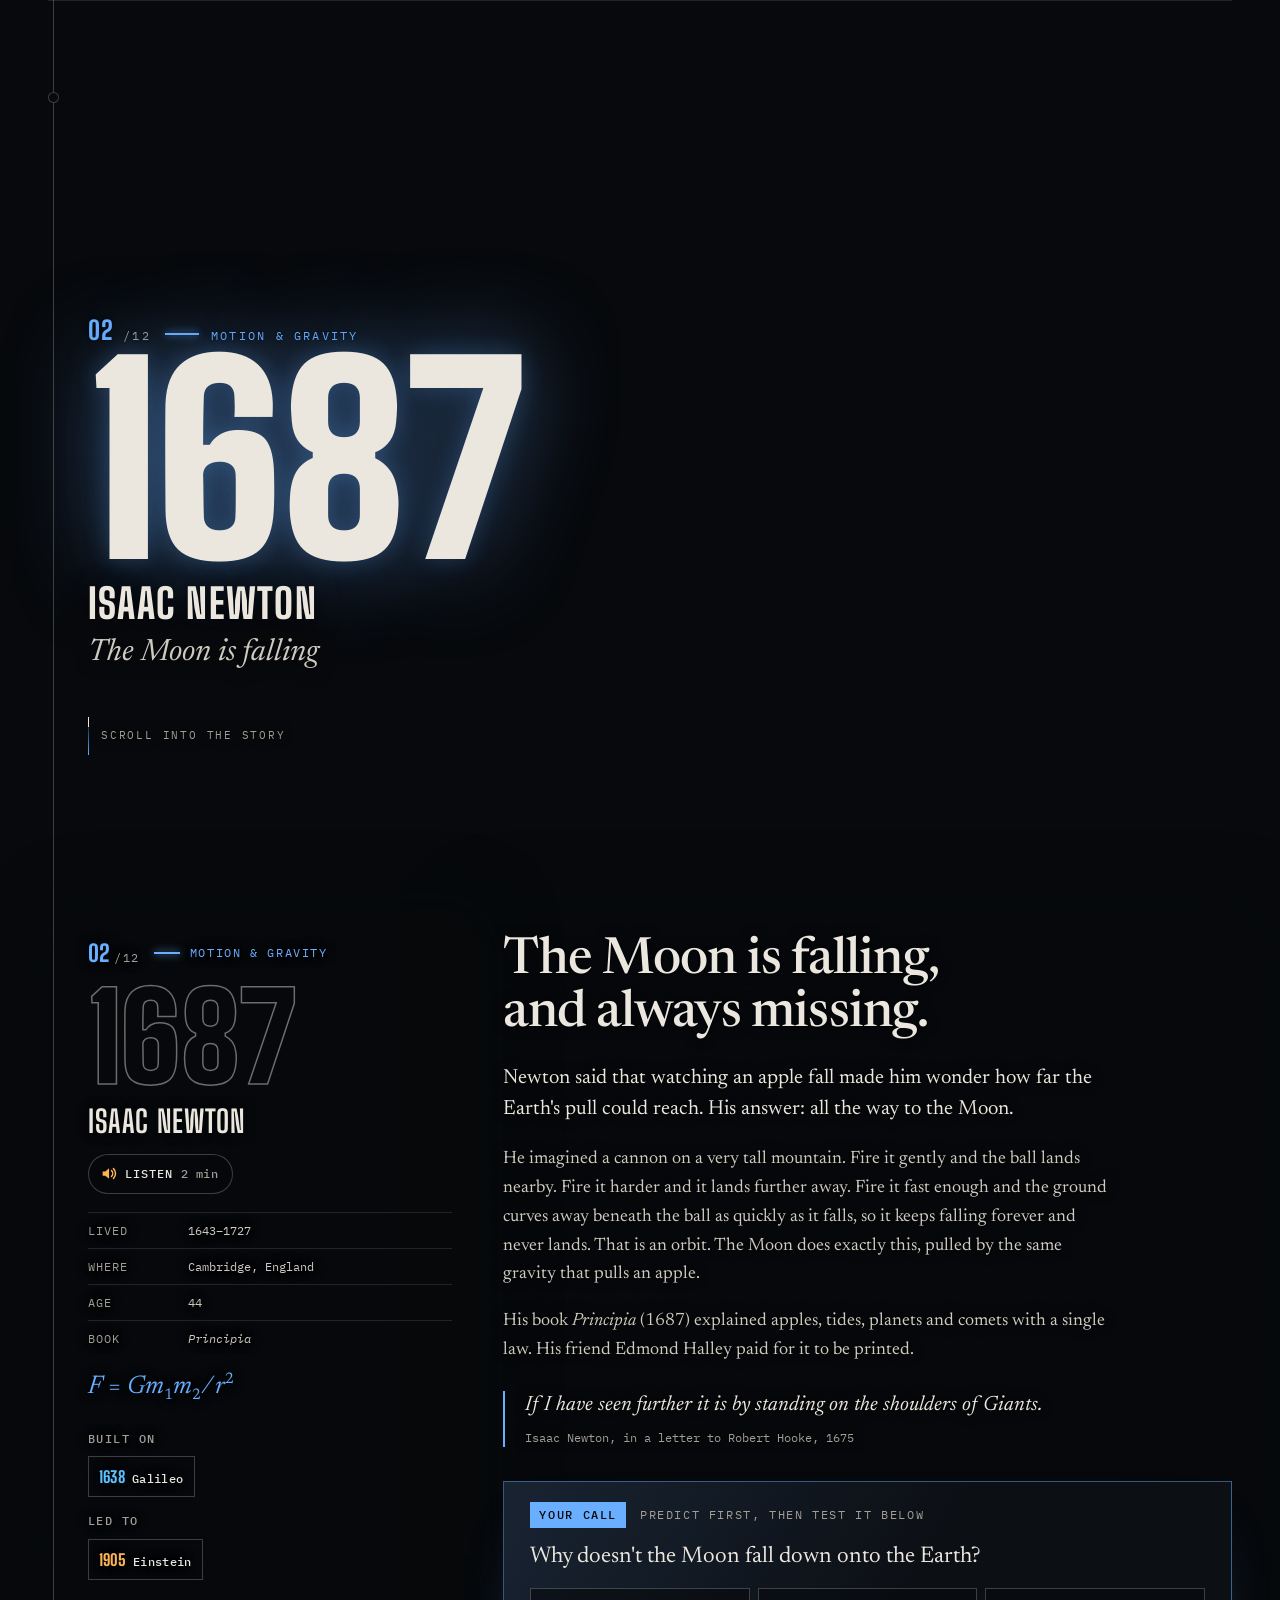
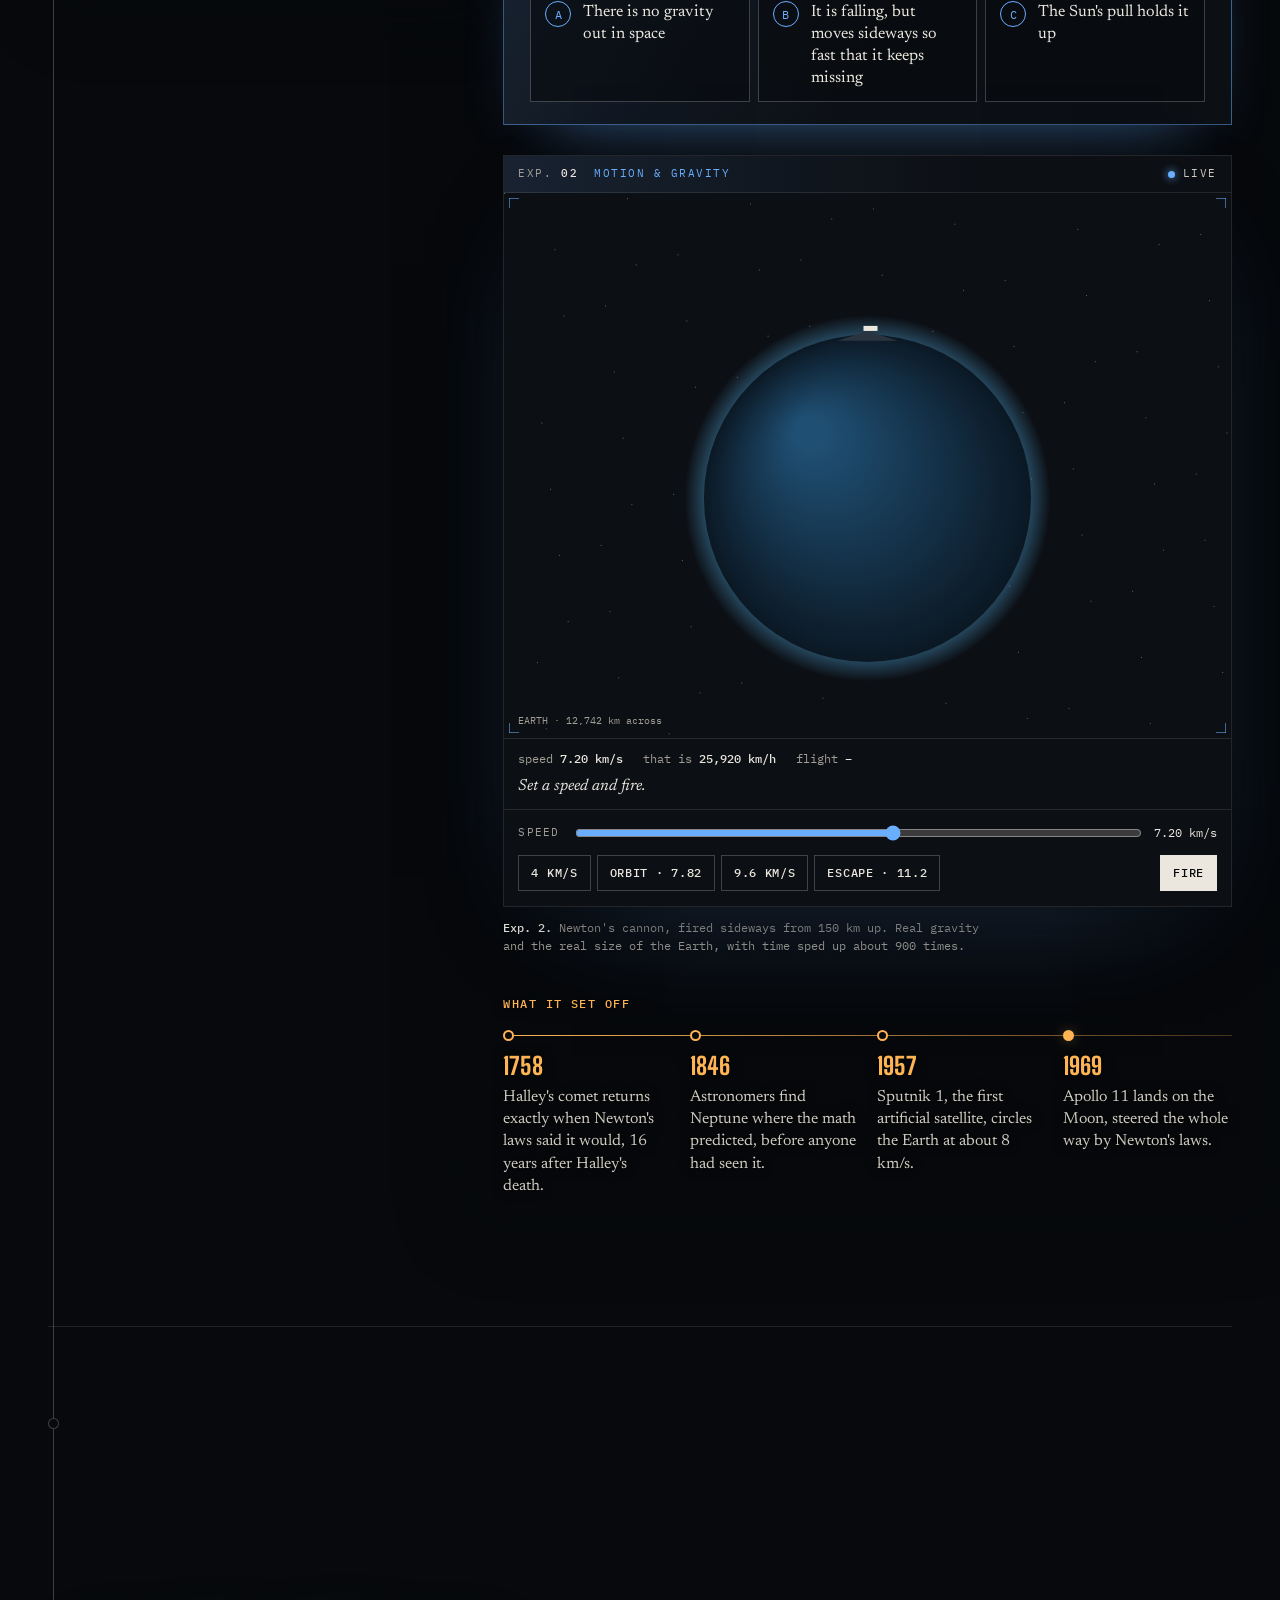
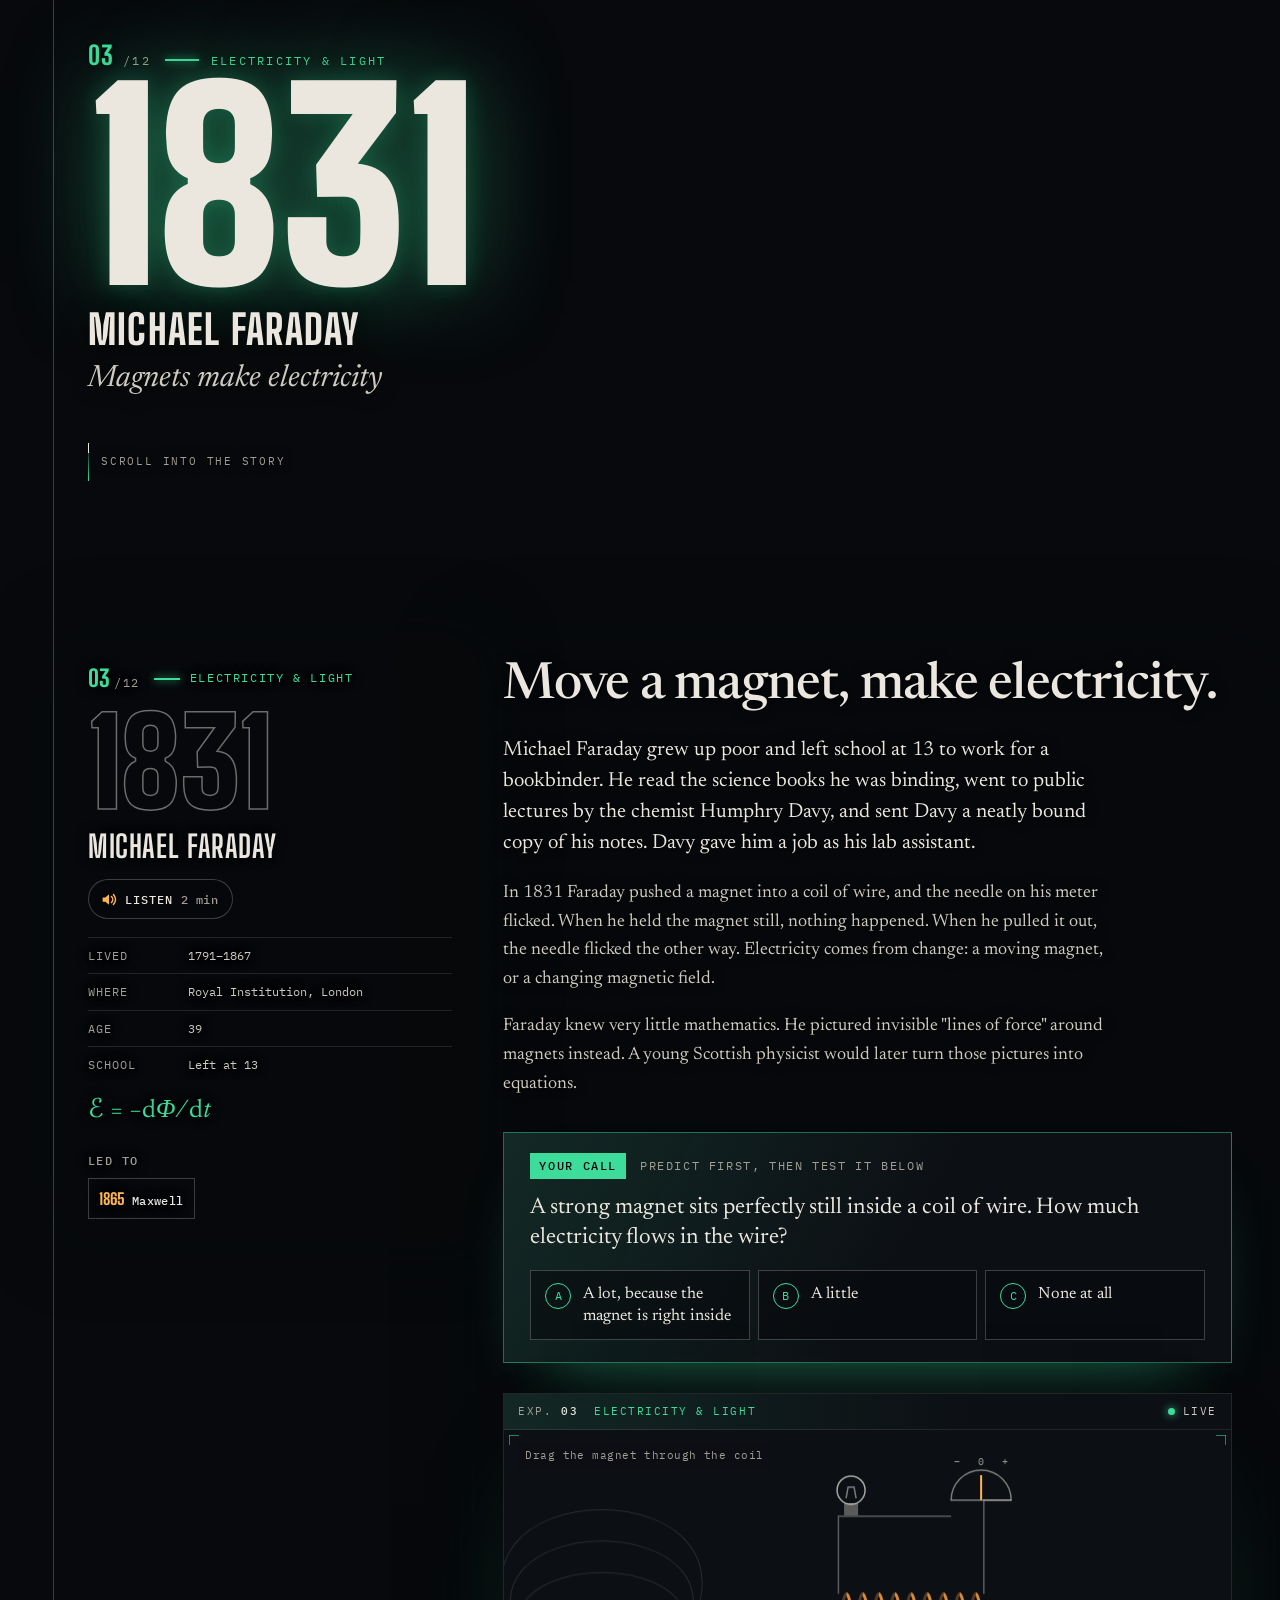
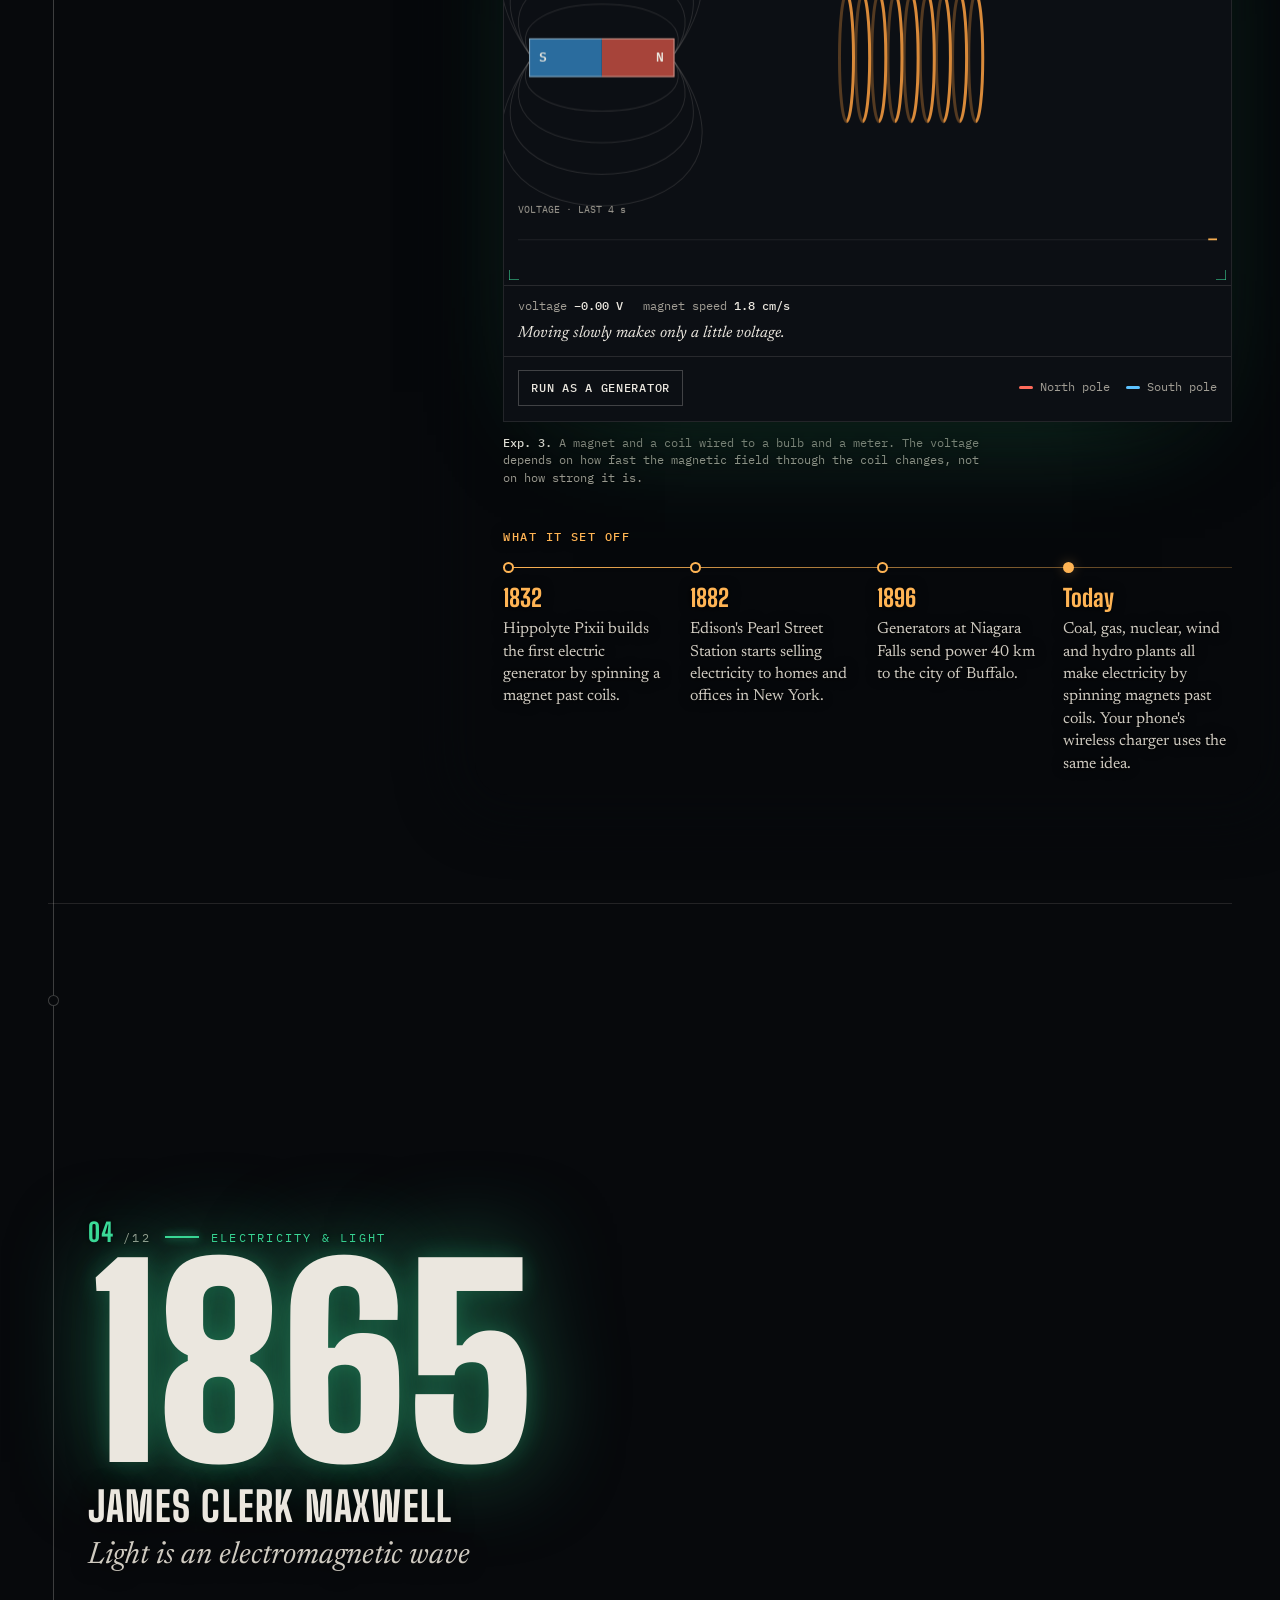
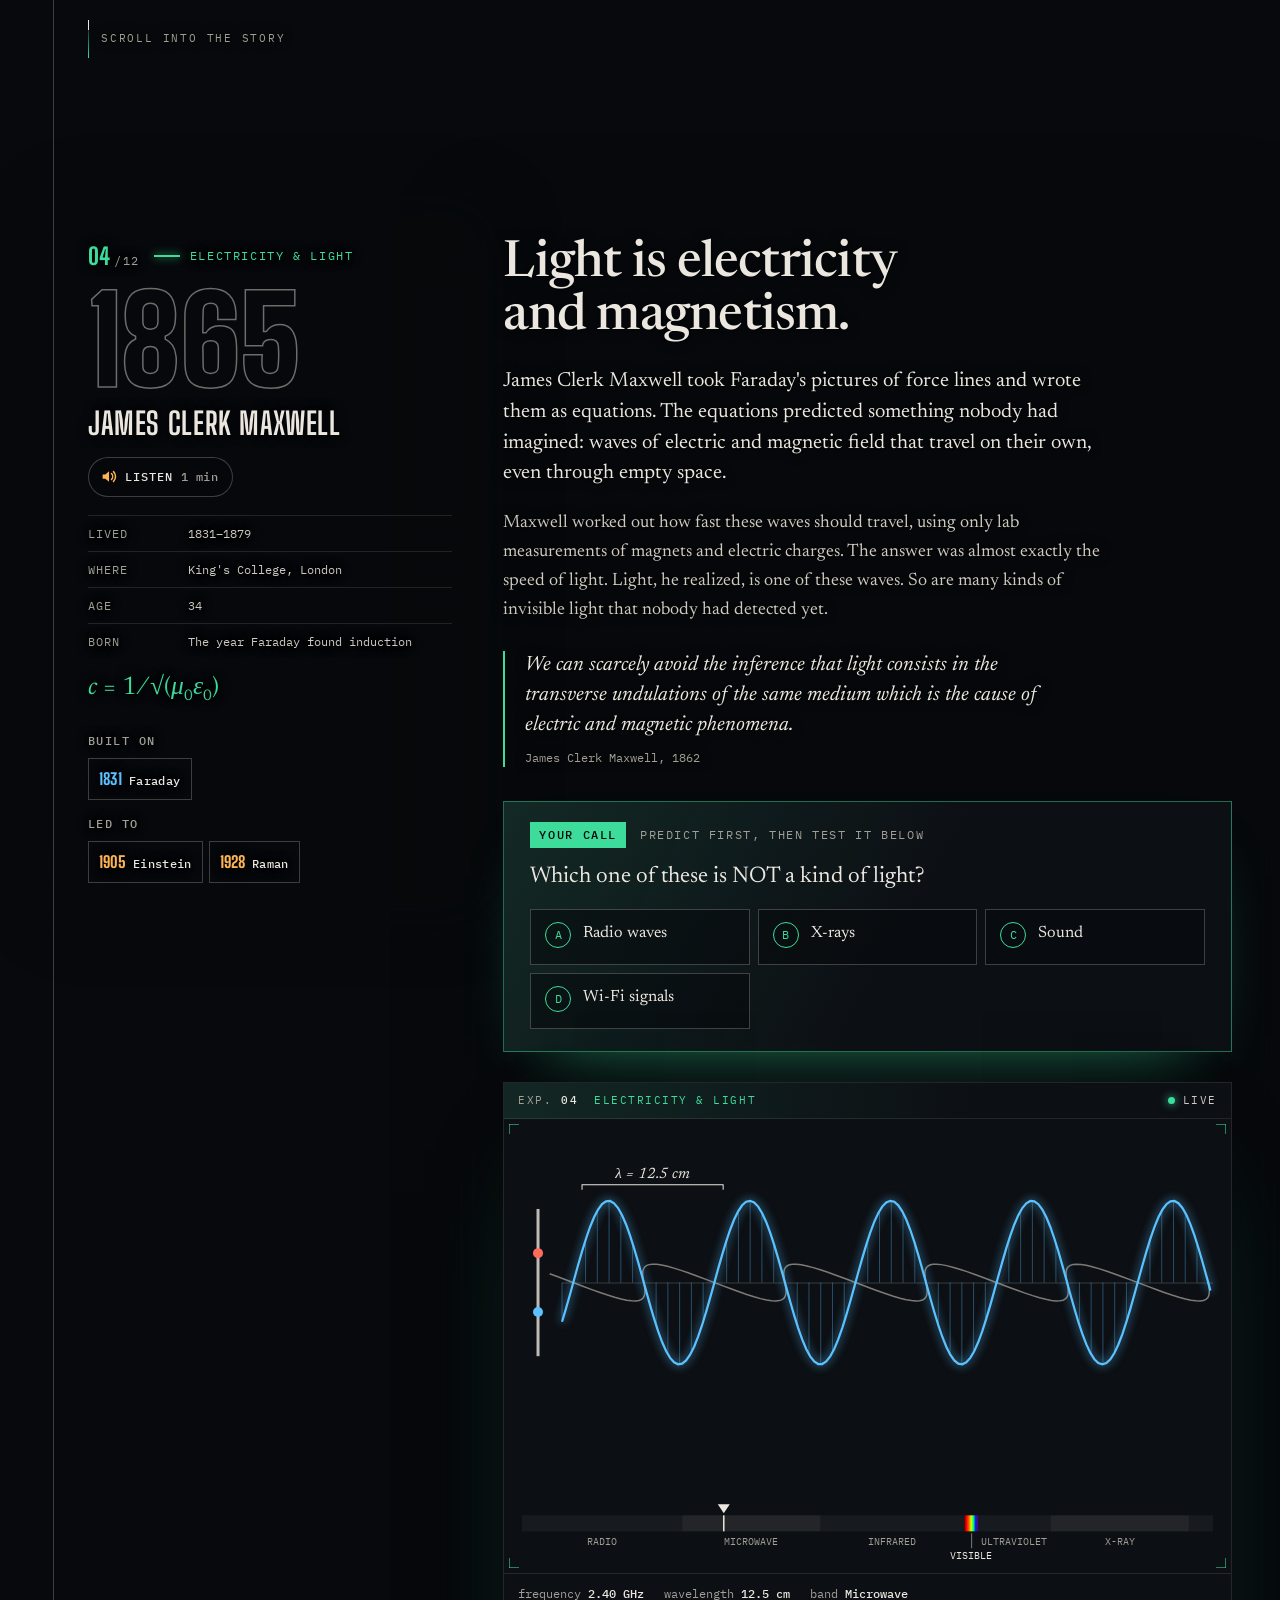
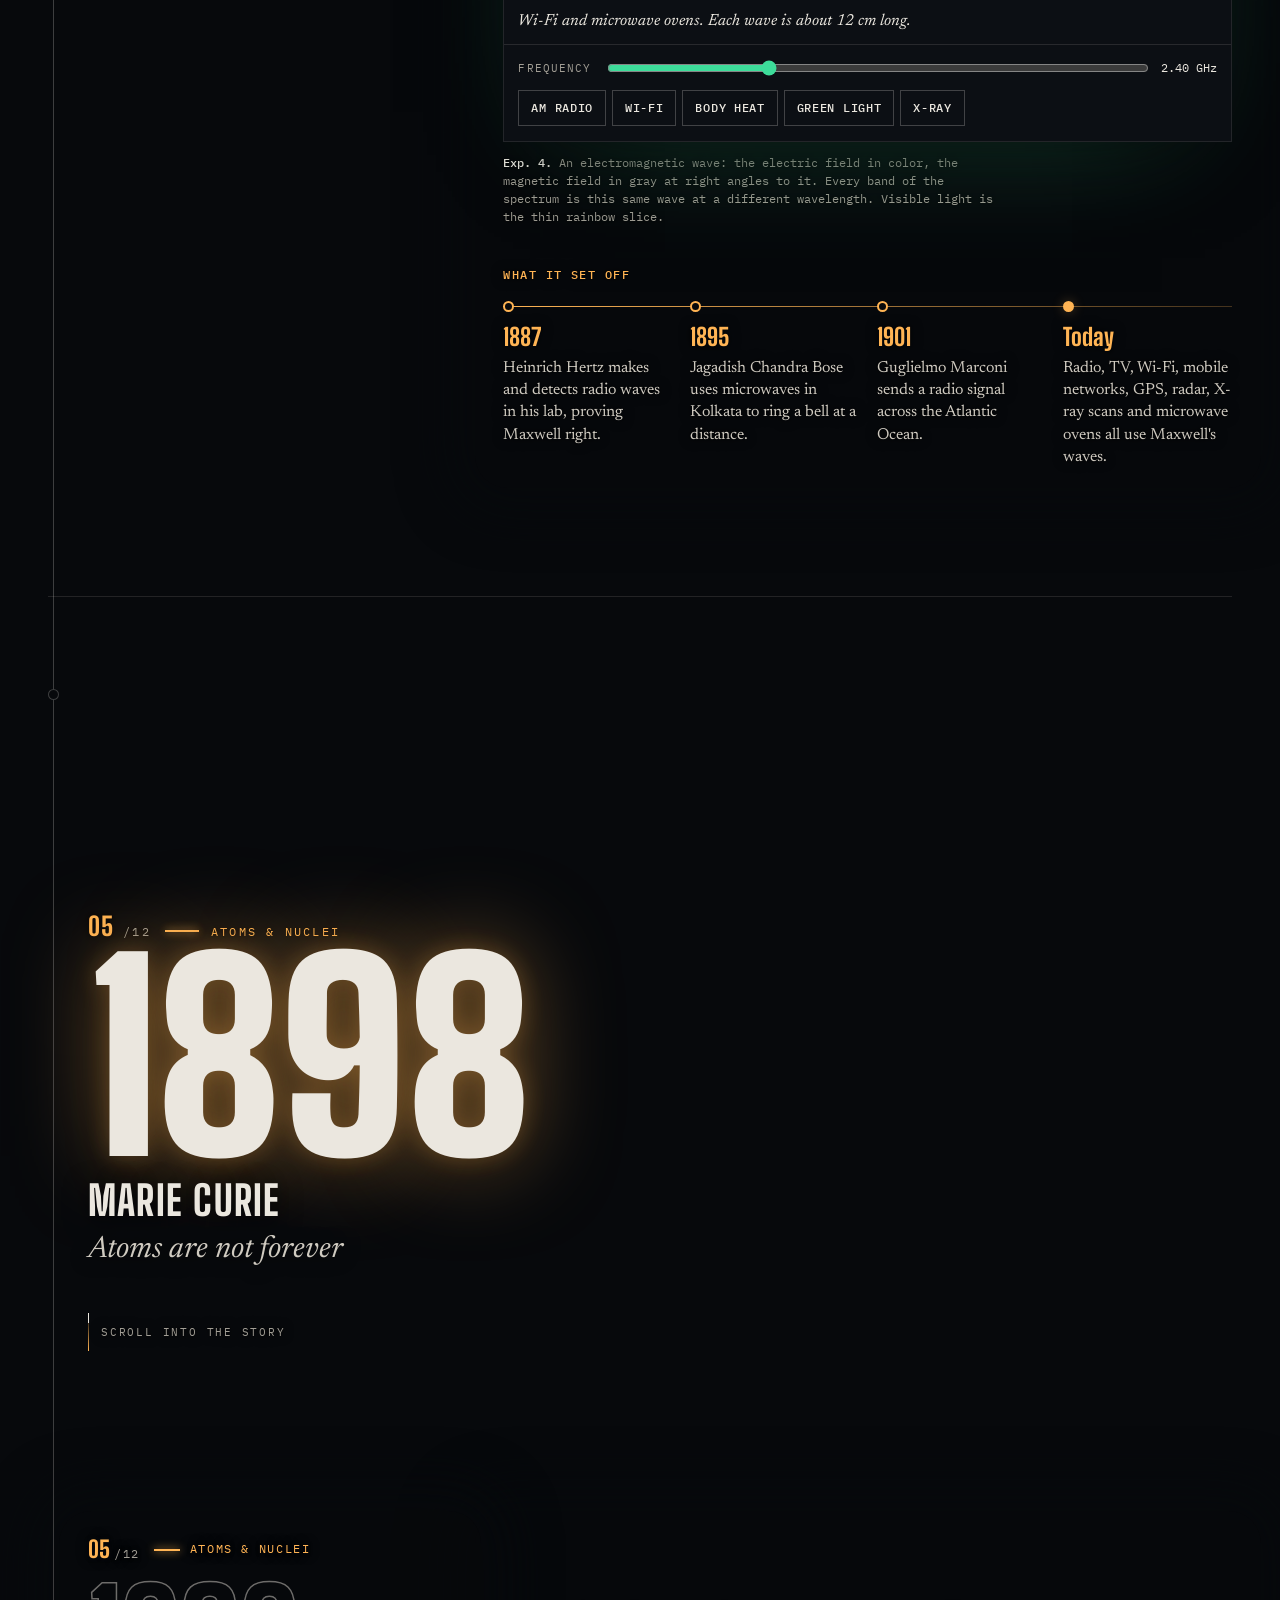
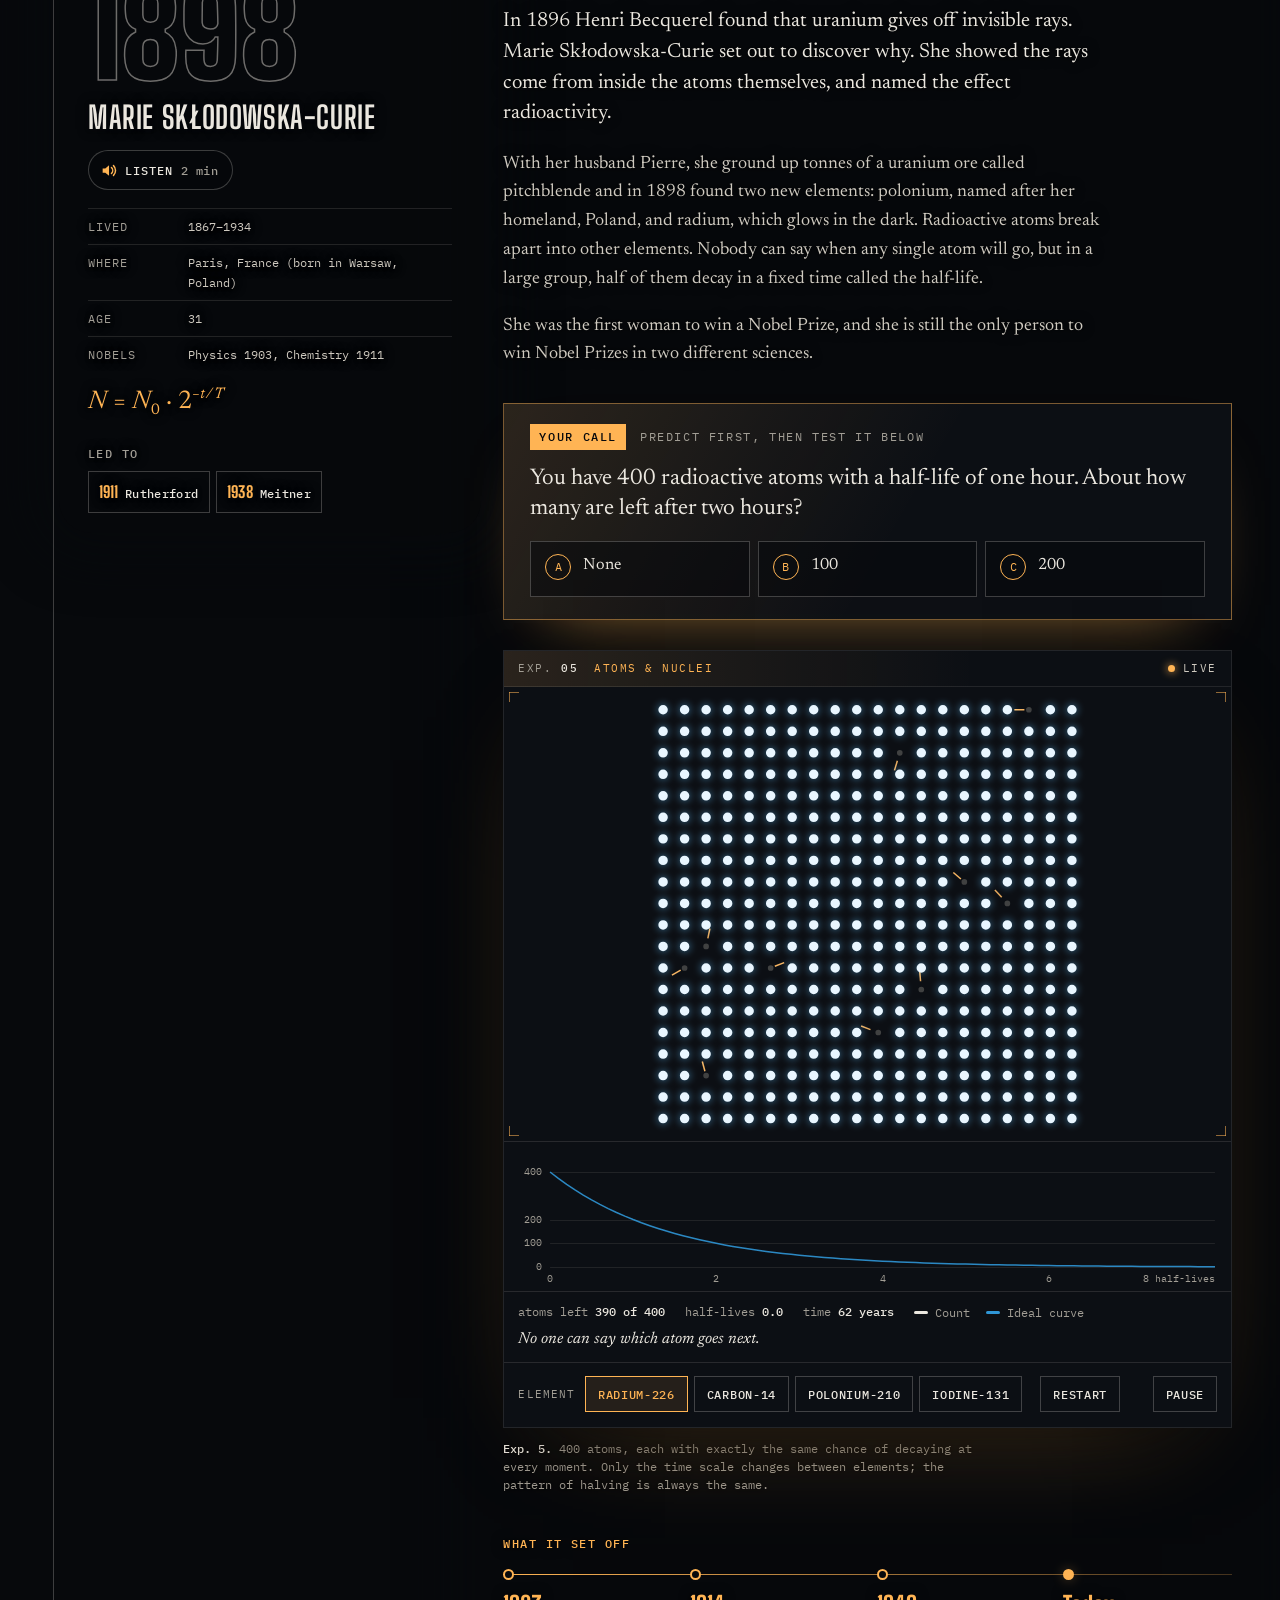
<file: physics/index.html>
<!doctype html>
<html lang="en">
<head>
<meta charset="utf-8">
<meta name="viewport" content="width=device-width, initial-scale=1, viewport-fit=cover">
<title>Chain Reaction</title>
<meta name="description" content="Twelve physicists, twelve discoveries, twelve live experiments, and the world each discovery set off.">
<link rel="preconnect" href="https://fonts.googleapis.com">
<link rel="preconnect" href="https://fonts.gstatic.com" crossorigin>
<link rel="stylesheet" href="https://fonts.googleapis.com/css2?family=Big+Shoulders+Display:wght@500;700;800;900&family=IBM+Plex+Mono:wght@400;500&family=Newsreader:ital,opsz,wght@0,6..72,400;0,6..72,500;1,6..72,400;1,6..72,500&display=swap">
<link rel="stylesheet" href="css/styles.css">
<script src="js/prefs.js"></script>
</head>
<body>

<canvas id="cosmos" aria-hidden="true"></canvas>

<a class="skip" href="#galileo">Skip to the first discovery</a>
<button class="skip skip--2" type="button" data-display-open>Display and reading settings</button>

<header class="masthead">
  <div class="masthead-inner">
    <a class="wordmark" href="#top">Chain <span>Reaction</span></a>
    <p class="now" aria-live="off"><b id="now-year">1638</b><span class="now-name" id="now-name">Galileo Galilei</span></p>
    <div class="mast-actions">
      <button class="mast-btn" type="button" id="find-open" aria-haspopup="dialog" aria-label="Find a physicist or discovery"><svg viewBox="0 0 16 16" aria-hidden="true"><circle cx="7" cy="7" r="5" fill="none" stroke="currentColor" stroke-width="1.6"></circle><path d="M11 11l3.5 3.5" stroke="currentColor" stroke-width="1.6" stroke-linecap="round"></path></svg><span>Find</span><kbd>/</kbd></button>
      <a class="mast-btn" href="#map" id="map-open" aria-label="Open the chain map"><svg viewBox="0 0 16 16" aria-hidden="true"><circle cx="3" cy="4" r="2" fill="none" stroke="currentColor" stroke-width="1.5"></circle><circle cx="13" cy="4" r="2" fill="none" stroke="currentColor" stroke-width="1.5"></circle><circle cx="8" cy="12" r="2" fill="none" stroke="currentColor" stroke-width="1.5"></circle><path d="M5 4h6M4 6l3 4.5M12 6l-3 4.5" fill="none" stroke="currentColor" stroke-width="1.3"></path></svg><span>Map</span></a>
      <button class="mast-btn" type="button" id="present-open" aria-haspopup="dialog" aria-label="Present: play the story as full-screen slides"><svg viewBox="0 0 16 16" aria-hidden="true"><rect x="1.5" y="2.5" width="13" height="9" rx="1" fill="none" stroke="currentColor" stroke-width="1.4"></rect><path d="M6.6 4.9v4.2L10.2 7z" fill="currentColor"></path><path d="M5 14h6" stroke="currentColor" stroke-width="1.4" stroke-linecap="round"></path></svg><span>Present</span></button>
      <button class="mast-btn mast-deck" type="button" id="deck-open" aria-haspopup="dialog" aria-label="Deck, 0 of 12 cards collected"><svg viewBox="0 0 16 16" aria-hidden="true"><rect x="5.5" y="1.8" width="8.5" height="11.4" rx="1.4" fill="none" stroke="currentColor" stroke-width="1.4" transform="rotate(10 9.75 7.5)"></rect><rect x="2" y="3" width="8.5" height="11.4" rx="1.4" fill="var(--film)" stroke="currentColor" stroke-width="1.4"></rect><path d="M6.25 6.2l.9 1.9 2 .3-1.45 1.4.35 2-1.8-.95-1.8.95.35-2L3.35 8.4l2-.3z" fill="currentColor"></path></svg><span>Deck</span><b class="deck-count" id="deck-count" aria-hidden="true">0/12</b></button>
      <button class="mast-btn" type="button" id="display-open" data-display-open aria-haspopup="dialog" aria-label="Display and reading settings" title="Text size, contrast, background, motion and more"><b class="mast-aa" aria-hidden="true">Aa</b><span>Display</span></button>
      <button class="mast-btn mast-btn--icon" type="button" id="motion-toggle" aria-pressed="false" aria-label="Pause background animation" title="Pause or play the background animation"><svg class="i-pause" viewBox="0 0 16 16" aria-hidden="true"><path d="M5.5 3.5v9M10.5 3.5v9" stroke="currentColor" stroke-width="2" stroke-linecap="round"></path></svg><svg class="i-play" viewBox="0 0 16 16" aria-hidden="true"><path d="M5 3v10l8-5z" fill="currentColor"></path></svg></button>
    </div>
  </div>
</header>

<!-- ============ Hero ============ -->
<section class="hero" id="top" aria-labelledby="title">
  <canvas id="hero-canvas" aria-hidden="true"></canvas>
  <div class="hero-inner">
    <p class="kicker label">A history of physics in twelve discoveries</p>
    <h1 id="title"><span>Chain</span><span class="outline">Reaction</span></h1>
    <p class="lede">In 1938 Lise Meitner worked out that when one uranium nucleus splits, it can split two more, and those can split four. <em>Ideas work the same way.</em> Here are twelve people who each split open an idea, a live experiment for every discovery, and the world each one set off.</p>
    <div class="hero-actions">
      <a class="cta cta--solid" href="#map">Explore the chain map <span aria-hidden="true">↓</span></a>
      <a class="cta cta--game" href="#galileo"><svg viewBox="0 0 16 16" aria-hidden="true"><path d="M8 1.5l1.9 4 4.4.5-3.3 3 .9 4.4L8 11.2l-3.9 2.2.9-4.4-3.3-3 4.4-.5z" fill="currentColor"></path></svg>Play: call all 12</a>
      <button class="cta cta--play" type="button" id="present-open-2" aria-haspopup="dialog"><svg viewBox="0 0 16 16" aria-hidden="true"><path d="M4.5 2.5v11l9-5.5z" fill="currentColor"></path></svg>Present mode</button>
    </div>
    <ul class="hero-meta">
      <li><b data-count="12">12</b> <span>discoveries</span></li>
      <li><b data-count="377">377</b> <span>years, 1638 to 2015</span></li>
      <li><b data-count="12">12</b> <span>live experiments</span></li>
      <li><b>0</b> <span>videos: it all runs live</span></li>
    </ul>
  </div>
  <p class="hero-caption"><span id="hero-caption-text"><b>Plate 0.</b> A live chain reaction: each neutron (blue) that hits a uranium nucleus splits it and frees two or three more.</span><button class="btn" type="button" id="hero-play">Pause</button></p>
</section>

<main class="page">
  <div class="wrap">

    <!-- ============ The chain map ============ -->
    <section class="mapsec" id="map" aria-labelledby="map-title">
      <div class="map-head">
        <div>
          <p class="label map-kicker">The chain map</p>
          <h2 id="map-title">Jump to <span class="outline">anyone</span></h2>
        </div>
        <p class="map-intro">Each line is an idea one discovery handed to the next. Choose a physicist to open their exhibit, or <button class="linkish" type="button" id="find-open-2">search by what they gave us</button>, like GPS, Wi-Fi or cancer treatment.</p>
      </div>
      <div class="map-legend" id="map-legend" aria-hidden="true"></div>
      <div class="chainmap" id="chainmap">
        <svg class="chainmap-lines" id="chainmap-lines" aria-hidden="true"></svg>
      </div>
      <div class="map-info" id="map-info" aria-live="polite">
        <p class="mi-year" id="mi-year">1638</p>
        <div class="mi-body">
          <p class="mi-name" id="mi-name">Galileo Galilei</p>
          <p class="mi-idea" id="mi-idea">Everything falls the same way</p>
          <p class="mi-links" id="mi-links"></p>
        </div>
        <button class="btn btn--solid" type="button" id="mi-open">Open exhibit →</button>
      </div>
      <p class="map-foot">Prefer the whole story? <a href="#galileo">Light the fuse</a> and scroll through all twelve in order.</p>
    </section>

    <div class="chapters" id="chapters">
      <div class="fuse" aria-hidden="true"><div class="fuse-fill"></div><div class="fuse-spark"></div></div>

      <!-- ============ 1 Galileo ============ -->
      <section class="chapter" id="galileo" data-year="1638" data-name="Galileo Galilei" aria-labelledby="galileo-title">
        <div class="meta">
          <p class="year">1638</p>
          <p class="who">Galileo Galilei</p>
          <dl class="facts">
            <div><dt>Lived</dt><dd>1564–1642</dd></div>
            <div><dt>Where</dt><dd>Pisa, Padua and Florence, Italy</dd></div>
            <div><dt>Age</dt><dd>74, when he published</dd></div>
            <div><dt>Book</dt><dd><i>Two New Sciences</i></dd></div>
          </dl>
          <p class="key-eq" aria-label="distance is proportional to time squared"><var>d</var> ∝ <var>t</var><sup>2</sup></p>
        </div>
        <div class="main">
          <h2 id="galileo-title">Heavy things don't fall faster.</h2>
          <div class="story">
            <p>For almost 2,000 years, people believed Aristotle: a heavy stone falls faster than a light one. Galileo Galilei decided to test it.</p>
            <p>The famous story of him dropping balls from the Leaning Tower of Pisa probably never happened. His real experiments rolled balls down gentle ramps, timed with a water clock. He found that everything speeds up in exactly the same way. Only air makes a feather lag behind. The distance fallen grows with the square of the time: in equal moments, a falling object covers 1, then 3, then 5, then 7 units.</p>
            <p>He published this in 1638, at the age of 74, while under house arrest for teaching that the Earth moves around the Sun.</p>
          </div>

          <figure class="fig">
            <div class="plate">
              <div class="stage stage--tall" id="gal-stage">
                <canvas id="gal-canvas" role="img" aria-label="A hammer and a feather dropped side by side, with ghost images every tenth of a second."></canvas>
              </div>
              <div class="readout">
                <span>hammer lands <b id="gal-hammer">–</b></span>
                <span>feather lands <b id="gal-feather">–</b></span>
                <span>fall in each 0.1 s <b id="gal-rule">1 : 3 : 5 : 7</b></span>
                <span class="wide" id="gal-msg" aria-live="polite">Press Drop.</span>
              </div>
              <div class="controls">
                <div class="group" role="group" aria-label="Where to drop them">
                  <span class="group-label">Where</span>
                  <button class="btn" type="button" data-gal-world="air" aria-pressed="true">Earth, in air</button>
                  <button class="btn" type="button" data-gal-world="vacuum" aria-pressed="false">Earth, no air</button>
                  <button class="btn" type="button" data-gal-world="moon" aria-pressed="false">The Moon</button>
                </div>
                <button class="btn btn--solid push" type="button" id="gal-drop">Drop</button>
              </div>
            </div>
            <figcaption><b>Exp. 1.</b> A hammer and a feather dropped from 1.6 m, shown at one third of real speed. The ghost images are 0.1 seconds apart.</figcaption>
          </figure>

          <div class="setoff">
            <h3 class="label">What it set off</h3>
            <ol class="links">
              <li><span class="when">1656</span><span class="what">Christiaan Huygens builds the first pendulum clock, using Galileo's discovery that a pendulum keeps steady time.</span></li>
              <li><span class="when">1687</span><span class="what">Isaac Newton turns Galileo's falling objects into three laws of motion.</span></li>
              <li><span class="when">1971</span><span class="what">On the Moon, astronaut David Scott drops a hammer and a feather. They land together.</span></li>
              <li><span class="when">2022</span><span class="what">The MICROSCOPE satellite confirms Galileo's rule to one part in a thousand trillion.</span></li>
            </ol>
          </div>
        </div>
      </section>

      <!-- ============ 2 Newton ============ -->
      <section class="chapter" id="newton" data-year="1687" data-name="Isaac Newton" aria-labelledby="newton-title">
        <div class="meta">
          <p class="year">1687</p>
          <p class="who">Isaac Newton</p>
          <dl class="facts">
            <div><dt>Lived</dt><dd>1643–1727</dd></div>
            <div><dt>Where</dt><dd>Cambridge, England</dd></div>
            <div><dt>Age</dt><dd>44</dd></div>
            <div><dt>Book</dt><dd><i>Principia</i></dd></div>
          </dl>
          <p class="key-eq" aria-label="F equals G m1 m2 over r squared"><var>F</var> = <var>G</var><var>m</var><sub>1</sub><var>m</var><sub>2</sub> ⁄ <var>r</var><sup>2</sup></p>
        </div>
        <div class="main">
          <h2 id="newton-title">The Moon is falling, and always missing.</h2>
          <div class="story">
            <p>Newton said that watching an apple fall made him wonder how far the Earth's pull could reach. His answer: all the way to the Moon.</p>
            <p>He imagined a cannon on a very tall mountain. Fire it gently and the ball lands nearby. Fire it harder and it lands further away. Fire it fast enough and the ground curves away beneath the ball as quickly as it falls, so it keeps falling forever and never lands. That is an orbit. The Moon does exactly this, pulled by the same gravity that pulls an apple.</p>
            <p>His book <i>Principia</i> (1687) explained apples, tides, planets and comets with a single law. His friend Edmond Halley paid for it to be printed.</p>
          </div>
          <blockquote class="quote">
            <p>If I have seen further it is by standing on the shoulders of Giants.</p>
            <footer>Isaac Newton, in a letter to Robert Hooke, 1675</footer>
          </blockquote>

          <figure class="fig">
            <div class="plate">
              <div class="stage stage--tall" id="new-stage">
                <canvas id="new-canvas" role="img" aria-label="Newton's cannon on a mountain above the Earth, firing balls into falling paths and orbits."></canvas>
              </div>
              <div class="readout">
                <span>speed <b id="new-kms">7.2 km/s</b></span>
                <span>that is <b id="new-kmh">25,920 km/h</b></span>
                <span>flight <b id="new-time">–</b></span>
                <span class="wide" id="new-msg" aria-live="polite">Set a speed and fire.</span>
              </div>
              <div class="controls">
                <label class="slider" for="new-speed">
                  <span class="group-label">Speed</span>
                  <input type="range" id="new-speed" min="1" max="12" step="0.05" value="7.2">
                  <output id="new-speed-out" for="new-speed">7.20 km/s</output>
                </label>
                <div class="group" role="group" aria-label="Preset speeds">
                  <button class="btn" type="button" data-new-v="4">4 km/s</button>
                  <button class="btn" type="button" data-new-v="7.82">Orbit · 7.82</button>
                  <button class="btn" type="button" data-new-v="9.6">9.6 km/s</button>
                  <button class="btn" type="button" data-new-v="11.2">Escape · 11.2</button>
                </div>
                <button class="btn btn--solid push" type="button" id="new-fire">Fire</button>
              </div>
            </div>
            <figcaption><b>Exp. 2.</b> Newton's cannon, fired sideways from 150 km up. Real gravity and the real size of the Earth, with time sped up about 900 times.</figcaption>
          </figure>

          <div class="setoff">
            <h3 class="label">What it set off</h3>
            <ol class="links">
              <li><span class="when">1758</span><span class="what">Halley's comet returns exactly when Newton's laws said it would, 16 years after Halley's death.</span></li>
              <li><span class="when">1846</span><span class="what">Astronomers find Neptune where the math predicted, before anyone had seen it.</span></li>
              <li><span class="when">1957</span><span class="what">Sputnik 1, the first artificial satellite, circles the Earth at about 8 km/s.</span></li>
              <li><span class="when">1969</span><span class="what">Apollo 11 lands on the Moon, steered the whole way by Newton's laws.</span></li>
            </ol>
          </div>
        </div>
      </section>

      <!-- ============ 3 Faraday ============ -->
      <section class="chapter" id="faraday" data-year="1831" data-name="Michael Faraday" aria-labelledby="faraday-title">
        <div class="meta">
          <p class="year">1831</p>
          <p class="who">Michael Faraday</p>
          <dl class="facts">
            <div><dt>Lived</dt><dd>1791–1867</dd></div>
            <div><dt>Where</dt><dd>Royal Institution, London</dd></div>
            <div><dt>Age</dt><dd>39</dd></div>
            <div><dt>School</dt><dd>Left at 13</dd></div>
          </dl>
          <p class="key-eq" aria-label="EMF equals minus the rate of change of magnetic flux">ℰ = −d<var>Φ</var> ⁄ d<var>t</var></p>
        </div>
        <div class="main">
          <h2 id="faraday-title">Move a magnet, make electricity.</h2>
          <div class="story">
            <p>Michael Faraday grew up poor and left school at 13 to work for a bookbinder. He read the science books he was binding, went to public lectures by the chemist Humphry Davy, and sent Davy a neatly bound copy of his notes. Davy gave him a job as his lab assistant.</p>
            <p>In 1831 Faraday pushed a magnet into a coil of wire, and the needle on his meter flicked. When he held the magnet still, nothing happened. When he pulled it out, the needle flicked the other way. Electricity comes from change: a moving magnet, or a changing magnetic field.</p>
            <p>Faraday knew very little mathematics. He pictured invisible "lines of force" around magnets instead. A young Scottish physicist would later turn those pictures into equations.</p>
          </div>

          <figure class="fig">
            <div class="plate">
              <div class="stage stage--drag" id="far-stage" tabindex="0" aria-label="A bar magnet and a coil. Drag the magnet, or use the arrow keys, to move it through the coil.">
                <canvas id="far-canvas"></canvas>
                <p class="stage-note">Drag the magnet through the coil</p>
              </div>
              <div class="readout">
                <span>voltage <b id="far-volts">0.00 V</b></span>
                <span>magnet speed <b id="far-speed">0.0 cm/s</b></span>
                <span class="wide" id="far-msg" aria-live="polite">Push the magnet into the coil.</span>
              </div>
              <div class="controls">
                <button class="btn" type="button" id="far-spin" aria-pressed="false">Run as a generator</button>
                <span class="legend push"><span><i class="swatch" style="background:var(--red)"></i>North pole</span><span><i class="swatch" style="background:var(--glow)"></i>South pole</span></span>
              </div>
            </div>
            <figcaption><b>Exp. 3.</b> A magnet and a coil wired to a bulb and a meter. The voltage depends on how fast the magnetic field through the coil changes, not on how strong it is.</figcaption>
          </figure>

          <div class="setoff">
            <h3 class="label">What it set off</h3>
            <ol class="links">
              <li><span class="when">1832</span><span class="what">Hippolyte Pixii builds the first electric generator by spinning a magnet past coils.</span></li>
              <li><span class="when">1882</span><span class="what">Edison's Pearl Street Station starts selling electricity to homes and offices in New York.</span></li>
              <li><span class="when">1896</span><span class="what">Generators at Niagara Falls send power 40 km to the city of Buffalo.</span></li>
              <li><span class="when">Today</span><span class="what">Coal, gas, nuclear, wind and hydro plants all make electricity by spinning magnets past coils. Your phone's wireless charger uses the same idea.</span></li>
            </ol>
          </div>
        </div>
      </section>

      <!-- ============ 4 Maxwell ============ -->
      <section class="chapter" id="maxwell" data-year="1865" data-name="James Clerk Maxwell" aria-labelledby="maxwell-title">
        <div class="meta">
          <p class="year">1865</p>
          <p class="who">James Clerk Maxwell</p>
          <dl class="facts">
            <div><dt>Lived</dt><dd>1831–1879</dd></div>
            <div><dt>Where</dt><dd>King's College, London</dd></div>
            <div><dt>Age</dt><dd>34</dd></div>
            <div><dt>Born</dt><dd>The year Faraday found induction</dd></div>
          </dl>
          <p class="key-eq" aria-label="c equals one over the square root of mu zero epsilon zero"><var>c</var> = 1 ⁄ √(<var>μ</var><sub>0</sub><var>ε</var><sub>0</sub>)</p>
        </div>
        <div class="main">
          <h2 id="maxwell-title">Light is electricity and magnetism.</h2>
          <div class="story">
            <p>James Clerk Maxwell took Faraday's pictures of force lines and wrote them as equations. The equations predicted something nobody had imagined: waves of electric and magnetic field that travel on their own, even through empty space.</p>
            <p>Maxwell worked out how fast these waves should travel, using only lab measurements of magnets and electric charges. The answer was almost exactly the speed of light. Light, he realized, is one of these waves. So are many kinds of invisible light that nobody had detected yet.</p>
          </div>
          <blockquote class="quote">
            <p>We can scarcely avoid the inference that light consists in the transverse undulations of the same medium which is the cause of electric and magnetic phenomena.</p>
            <footer>James Clerk Maxwell, 1862</footer>
          </blockquote>

          <figure class="fig">
            <div class="plate">
              <div class="stage" id="max-stage">
                <canvas id="max-canvas" role="img" aria-label="An electromagnetic wave traveling from an antenna, above a spectrum bar from radio waves to gamma rays."></canvas>
              </div>
              <div class="readout">
                <span>frequency <b id="max-f">2.40 GHz</b></span>
                <span>wavelength <b id="max-l">12.5 cm</b></span>
                <span>band <b id="max-band">Microwave</b></span>
                <span class="wide" id="max-use" aria-live="polite">Wi-Fi and microwave ovens.</span>
              </div>
              <div class="controls">
                <label class="slider" for="max-freq">
                  <span class="group-label">Frequency</span>
                  <input type="range" id="max-freq" min="0" max="1000" step="1" value="292">
                  <output id="max-freq-out" for="max-freq">2.40 GHz</output>
                </label>
                <div class="group" role="group" aria-label="Examples">
                  <button class="btn" type="button" data-max-f="1e6">AM radio</button>
                  <button class="btn" type="button" data-max-f="2.4e9">Wi-Fi</button>
                  <button class="btn" type="button" data-max-f="3e13">Body heat</button>
                  <button class="btn" type="button" data-max-f="5.4e14">Green light</button>
                  <button class="btn" type="button" data-max-f="3e18">X-ray</button>
                </div>
              </div>
            </div>
            <figcaption><b>Exp. 4.</b> An electromagnetic wave: the electric field in color, the magnetic field in gray at right angles to it. Every band of the spectrum is this same wave at a different wavelength. Visible light is the thin rainbow slice.</figcaption>
          </figure>

          <div class="setoff">
            <h3 class="label">What it set off</h3>
            <ol class="links">
              <li><span class="when">1887</span><span class="what">Heinrich Hertz makes and detects radio waves in his lab, proving Maxwell right.</span></li>
              <li><span class="when">1895</span><span class="what">Jagadish Chandra Bose uses microwaves in Kolkata to ring a bell at a distance.</span></li>
              <li><span class="when">1901</span><span class="what">Guglielmo Marconi sends a radio signal across the Atlantic Ocean.</span></li>
              <li><span class="when">Today</span><span class="what">Radio, TV, Wi-Fi, mobile networks, GPS, radar, X-ray scans and microwave ovens all use Maxwell's waves.</span></li>
            </ol>
          </div>
        </div>
      </section>

      <!-- ============ 5 Curie ============ -->
      <section class="chapter" id="curie" data-year="1898" data-name="Marie Curie" aria-labelledby="curie-title">
        <div class="meta">
          <p class="year">1898</p>
          <p class="who">Marie Skłodowska-Curie</p>
          <dl class="facts">
            <div><dt>Lived</dt><dd>1867–1934</dd></div>
            <div><dt>Where</dt><dd>Paris, France (born in Warsaw, Poland)</dd></div>
            <div><dt>Age</dt><dd>31</dd></div>
            <div><dt>Nobels</dt><dd>Physics 1903, Chemistry 1911</dd></div>
          </dl>
          <p class="key-eq" aria-label="N equals N zero times two to the power minus t over the half-life"><var>N</var> = <var>N</var><sub>0</sub> · 2<sup>−<var>t</var> ⁄ <var>T</var></sup></p>
        </div>
        <div class="main">
          <h2 id="curie-title">Atoms are not forever.</h2>
          <div class="story">
            <p>In 1896 Henri Becquerel found that uranium gives off invisible rays. Marie Skłodowska-Curie set out to discover why. She showed the rays come from inside the atoms themselves, and named the effect radioactivity.</p>
            <p>With her husband Pierre, she ground up tonnes of a uranium ore called pitchblende and in 1898 found two new elements: polonium, named after her homeland, Poland, and radium, which glows in the dark. Radioactive atoms break apart into other elements. Nobody can say when any single atom will go, but in a large group, half of them decay in a fixed time called the half-life.</p>
            <p>She was the first woman to win a Nobel Prize, and she is still the only person to win Nobel Prizes in two different sciences.</p>
          </div>

          <figure class="fig">
            <div class="plate">
              <div class="stage" id="cur-stage">
                <canvas id="cur-canvas" role="img" aria-label="A grid of 400 radioactive atoms decaying at random."></canvas>
              </div>
              <div class="chart" id="cur-chart-box">
                <p class="chart-title">Atoms left · real count and ideal halving</p>
                <canvas id="cur-chart" role="img" aria-label="Line chart of how many atoms are left over time, against the ideal halving curve."></canvas>
              </div>
              <div class="readout">
                <span>atoms left <b id="cur-left">400 of 400</b></span>
                <span>half-lives <b id="cur-halves">0.0</b></span>
                <span>time <b id="cur-time">0 years</b></span>
                <span class="legend"><span><i class="swatch" style="background:var(--ink)"></i>Count</span><span><i class="swatch" style="background:#2f96d6"></i>Ideal curve</span></span>
                <span class="wide" id="cur-msg" aria-live="polite">No one can say which atom goes next.</span>
              </div>
              <div class="controls">
                <div class="group" role="group" aria-label="Which element">
                  <span class="group-label">Element</span>
                  <button class="btn" type="button" data-cur-iso="radium" aria-pressed="true">Radium-226</button>
                  <button class="btn" type="button" data-cur-iso="carbon" aria-pressed="false">Carbon-14</button>
                  <button class="btn" type="button" data-cur-iso="polonium" aria-pressed="false">Polonium-210</button>
                  <button class="btn" type="button" data-cur-iso="iodine" aria-pressed="false">Iodine-131</button>
                </div>
                <button class="btn" type="button" id="cur-restart">Restart</button>
                <button class="btn push" type="button" id="cur-play">Pause</button>
              </div>
            </div>
            <figcaption><b>Exp. 5.</b> 400 atoms, each with exactly the same chance of decaying at every moment. Only the time scale changes between elements; the pattern of halving is always the same.</figcaption>
          </figure>

          <div class="setoff">
            <h3 class="label">What it set off</h3>
            <ol class="links">
              <li><span class="when">1903</span><span class="what">Nobel Prize in Physics, shared with Pierre Curie and Henri Becquerel.</span></li>
              <li><span class="when">1914</span><span class="what">In World War I, Curie drives X-ray vans to the front line so surgeons can find bullets and shrapnel.</span></li>
              <li><span class="when">1949</span><span class="what">Willard Libby uses the steady decay of carbon-14 to date ancient objects: radiocarbon dating.</span></li>
              <li><span class="when">Today</span><span class="what">About half of all cancer patients are treated with radiation therapy.</span></li>
            </ol>
          </div>
          <aside class="cost">
            <h3 class="label">The cost</h3>
            <p>Curie often carried test tubes of radium in her pockets. She died in 1934 of a blood disease almost certainly caused by radiation. Her notebooks are still radioactive and are kept in lead-lined boxes in Paris. Anyone who wants to read them must sign a waiver.</p>
          </aside>
        </div>
      </section>

      <!-- ============ 6 Einstein ============ -->
      <section class="chapter" id="einstein" data-year="1905" data-name="Albert Einstein" aria-labelledby="einstein-title">
        <div class="meta">
          <p class="year">1905</p>
          <p class="who">Albert Einstein</p>
          <dl class="facts">
            <div><dt>Lived</dt><dd>1879–1955</dd></div>
            <div><dt>Where</dt><dd>Patent office, Bern, Switzerland</dd></div>
            <div><dt>Age</dt><dd>26</dd></div>
            <div><dt>Nobel</dt><dd>1921, for a different 1905 paper</dd></div>
          </dl>
          <p class="key-eq" aria-label="t prime equals t over the square root of one minus v squared over c squared"><var>t</var>′ = <var>t</var> ⁄ √(1 − <var>v</var><sup>2</sup>⁄<var>c</var><sup>2</sup>)</p>
        </div>
        <div class="main">
          <h2 id="einstein-title">Moving clocks run slow.</h2>
          <div class="story">
            <p>In 1905 Albert Einstein was a 26-year-old clerk at the patent office in Bern. In his spare time that year he wrote four papers that changed physics.</p>
            <p>One started from a simple rule: light always travels at the same speed, however fast you are moving. If that is true, then time itself has to stretch. A clock moving past you ticks slower than your own. The effect is tiny at everyday speeds and enormous close to the speed of light. Another paper from the same year gave the most famous equation in physics, <var>E</var> = <var>mc</var>²: mass is a huge store of energy.</p>
            <p>His Nobel Prize wasn't for relativity. It was for a third 1905 paper, which showed that light arrives in particles.</p>
          </div>

          <figure class="fig">
            <div class="plate">
              <div class="stage" id="ein-stage">
                <canvas id="ein-canvas" role="img" aria-label="Two light clocks. The top one is at rest; the bottom one moves sideways and ticks more slowly."></canvas>
              </div>
              <div class="readout">
                <span>time stretch <b id="ein-gamma">×1.00</b></span>
                <span>Earth clock <b id="ein-rest">0 ticks</b></span>
                <span>ship clock <b id="ein-ship">0 ticks</b></span>
                <span class="legend"><span><i class="swatch" style="background:#2f96d6"></i>Earth clock</span><span><i class="swatch" style="background:#c47a1e"></i>Ship clock</span></span>
                <span class="wide" id="ein-msg" aria-live="polite">Speed the ship up.</span>
              </div>
              <div class="controls">
                <label class="slider" for="ein-speed">
                  <span class="group-label">Ship speed</span>
                  <input type="range" id="ein-speed" min="0" max="995" step="1" value="866">
                  <output id="ein-speed-out" for="ein-speed">86.6% of c</output>
                </label>
                <div class="group" role="group" aria-label="Preset speeds">
                  <button class="btn" type="button" data-ein-v="0">Standing still</button>
                  <button class="btn" type="button" data-ein-v="500">50% of c</button>
                  <button class="btn" type="button" data-ein-v="866">86.6% · twice as slow</button>
                  <button class="btn" type="button" data-ein-v="995">99.5% · ten times</button>
                </div>
                <button class="btn push" type="button" id="ein-play">Pause</button>
              </div>
            </div>
            <figcaption><b>Exp. 6.</b> Two light clocks. Each tick is a flash of light bouncing between two mirrors. Seen from Earth, the moving clock's light travels a longer, slanted path at the same speed, so it ticks slower.</figcaption>
          </figure>

          <div class="setoff">
            <h3 class="label">What it set off</h3>
            <ol class="links">
              <li><span class="when">1919</span><span class="what">Arthur Eddington photographs a solar eclipse and finds starlight bent by the Sun's gravity, as Einstein predicted.</span></li>
              <li><span class="when">1971</span><span class="what">Physicists fly atomic clocks around the world on passenger jets. The clocks come back out of step, exactly as relativity says.</span></li>
              <li><span class="when">1978</span><span class="what">The first GPS satellite is launched, carrying atomic clocks.</span></li>
              <li><span class="when">Today</span><span class="what">GPS satellite clocks gain 38 microseconds a day. Without Einstein's correction, your phone's map would drift by about 10 km a day.</span></li>
            </ol>
          </div>
        </div>
      </section>

      <!-- ============ 7 Rutherford ============ -->
      <section class="chapter" id="rutherford" data-year="1911" data-name="Ernest Rutherford" aria-labelledby="rutherford-title">
        <div class="meta">
          <p class="year">1911</p>
          <p class="who">Ernest Rutherford</p>
          <dl class="facts">
            <div><dt>Lived</dt><dd>1871–1937</dd></div>
            <div><dt>Where</dt><dd>Manchester, England (born in New Zealand)</dd></div>
            <div><dt>Age</dt><dd>39</dd></div>
            <div><dt>Nobel</dt><dd>Chemistry 1908, three years earlier</dd></div>
          </dl>
          <p class="key-eq" aria-label="Number scattered is proportional to one over sine to the fourth of half the angle"><var>N</var>(<var>θ</var>) ∝ 1 ⁄ sin<sup>4</sup>(<var>θ</var>⁄2)</p>
        </div>
        <div class="main">
          <h2 id="rutherford-title">The atom is almost empty.</h2>
          <div class="story">
            <p>In 1909 Ernest Rutherford asked Hans Geiger and a 20-year-old student, Ernest Marsden, to fire alpha particles at a thin sheet of gold foil. Sitting in the dark, they counted tiny flashes where the particles hit a screen.</p>
            <p>At the time, most physicists pictured an atom as a soft ball of positive charge with electrons dotted through it, like a plum pudding. Alpha particles should have passed straight through. Almost all of them did. But about 1 in 8,000 bounced back.</p>
          </div>
          <blockquote class="quote">
            <p>It was almost as incredible as if you fired a 15-inch shell at a piece of tissue paper and it came back and hit you.</p>
            <footer>Ernest Rutherford</footer>
          </blockquote>
          <div class="story">
            <p>In 1911 Rutherford explained it. Nearly all of an atom's mass sits in a tiny, dense nucleus, about 100,000 times smaller than the atom itself. The rest is empty space, and that includes every atom in you.</p>
          </div>

          <figure class="fig">
            <div class="plate">
              <div class="stage" id="ruth-stage">
                <canvas id="ruth-canvas" role="img" aria-label="Alpha particles fired at a column of gold atoms, with a detector ring that flashes where they land."></canvas>
              </div>
              <div class="readout">
                <span>fired <b id="ruth-total">0</b></span>
                <span>straight through <b id="ruth-through">0</b></span>
                <span>deflected <b id="ruth-deflect">0</b></span>
                <span>bounced back <b id="ruth-back">0</b></span>
                <span class="legend"><span><i class="swatch" style="background:#2f96d6"></i>Through</span><span><i class="swatch" style="background:#c47a1e"></i>Deflected</span><span><i class="swatch" style="background:#d75ac0"></i>Bounced back</span></span>
                <span class="wide" id="ruth-msg" aria-live="polite">Rutherford's model: a tiny, heavy nucleus.</span>
              </div>
              <div class="controls">
                <div class="group" role="group" aria-label="Model of the atom">
                  <span class="group-label">Atom</span>
                  <button class="btn" type="button" data-ruth-model="thomson" aria-pressed="false">Plum pudding</button>
                  <button class="btn" type="button" data-ruth-model="rutherford" aria-pressed="true">Tiny nucleus</button>
                </div>
                <button class="btn" type="button" id="ruth-reset">Clear counts</button>
                <button class="btn push" type="button" id="ruth-play">Pause</button>
              </div>
            </div>
            <figcaption><b>Exp. 7.</b> Alpha particles fired at gold atoms. The nuclei are drawn much bigger than real ones so you can see what happens. In the real experiment only about 1 in 8,000 bounced back.</figcaption>
          </figure>

          <div class="setoff">
            <h3 class="label">What it set off</h3>
            <ol class="links">
              <li><span class="when">1917</span><span class="what">Rutherford turns nitrogen into oxygen by hitting it with alpha particles: the first nuclear reaction made by people.</span></li>
              <li><span class="when">1932</span><span class="what">James Chadwick, in Rutherford's lab, discovers the neutron, the particle that would later split uranium.</span></li>
              <li><span class="when">1932</span><span class="what">John Cockcroft and Ernest Walton, also in his lab, split atoms with the first particle accelerator.</span></li>
              <li><span class="when">2012</span><span class="what">CERN's 27 km Large Hadron Collider, a descendant of this experiment, discovers the Higgs boson.</span></li>
            </ol>
          </div>
        </div>
      </section>

      <!-- ============ 8 Bohr ============ -->
      <section class="chapter" id="bohr" data-year="1913" data-name="Niels Bohr" aria-labelledby="bohr-title">
        <div class="meta">
          <p class="year">1913</p>
          <p class="who">Niels Bohr</p>
          <dl class="facts">
            <div><dt>Lived</dt><dd>1885–1962</dd></div>
            <div><dt>Where</dt><dd>Copenhagen, Denmark</dd></div>
            <div><dt>Age</dt><dd>27</dd></div>
            <div><dt>Nobel</dt><dd>Physics 1922</dd></div>
          </dl>
          <p class="key-eq" aria-label="E n equals minus 13.6 electron volts over n squared"><var>E<sub>n</sub></var> = −13.6 eV ⁄ <var>n</var><sup>2</sup></p>
        </div>
        <div class="main">
          <h2 id="bohr-title">Electrons jump.</h2>
          <div class="story">
            <p>Heat hydrogen gas and it glows. Pass that glow through a prism and you don't get a rainbow. You get four thin lines of color: red, cyan, blue and violet. Nobody knew why.</p>
            <p>Niels Bohr, who had just worked with Rutherford in Manchester, proposed a strange rule. An electron in an atom can only sit on certain energy levels, never in between. When it drops from a higher level to a lower one, it gives off one packet of light whose color exactly matches the size of the drop. Different drops, different colors. His formula predicted hydrogen's lines perfectly.</p>
            <p>It meant every element has its own barcode of colors. That is how we know what the Sun and distant stars are made of.</p>
          </div>

          <figure class="fig">
            <div class="plate">
              <div class="stage" id="bohr-stage">
                <canvas id="bohr-canvas" role="img" aria-label="A hydrogen atom with six energy levels, sending photons into a spectrum."></canvas>
              </div>
              <div class="readout">
                <span>last jump <b id="bohr-last">–</b></span>
                <span>light <b id="bohr-light">–</b></span>
                <span>invisible <b id="bohr-invisible">0 UV · 0 infrared</b></span>
                <span class="wide" id="bohr-msg" aria-live="polite">Kick the electron up, then watch it fall.</span>
              </div>
              <div class="controls">
                <div class="group" role="group" aria-label="Kick the electron up to a level">
                  <span class="group-label">Kick to level</span>
                  <button class="btn" type="button" data-bohr-n="3">3</button>
                  <button class="btn" type="button" data-bohr-n="4">4</button>
                  <button class="btn" type="button" data-bohr-n="5">5</button>
                  <button class="btn" type="button" data-bohr-n="6">6</button>
                </div>
                <button class="btn btn--solid" type="button" id="bohr-heat" aria-pressed="true">Heat the gas</button>
                <button class="btn push" type="button" id="bohr-clear">Clear spectrum</button>
              </div>
            </div>
            <figcaption><b>Exp. 8.</b> A hydrogen atom (levels not to scale). Every photon it gives off lands on the spectrum at the bottom. Only drops that end on level 2 make visible light, and they build up hydrogen's four real lines.</figcaption>
          </figure>

          <div class="setoff">
            <h3 class="label">What it set off</h3>
            <ol class="links">
              <li><span class="when">1925</span><span class="what">Werner Heisenberg and Erwin Schrödinger turn Bohr's jumping electrons into quantum mechanics.</span></li>
              <li><span class="when">1960</span><span class="what">Theodore Maiman builds the first laser, which makes huge numbers of electrons drop together.</span></li>
              <li><span class="when">1990s</span><span class="what">Blue LEDs are invented, making bright white LED lighting possible.</span></li>
              <li><span class="when">2022</span><span class="what">The James Webb Space Telescope reads the light of a planet 700 light-years away and finds carbon dioxide in its air.</span></li>
            </ol>
          </div>
          <aside class="aside">
            <h3 class="label">Strange but true</h3>
            <p>In 1940, as Nazi troops entered Copenhagen, the chemist George de Hevesy dissolved two colleagues' gold Nobel medals in acid at Bohr's institute so they couldn't be seized. The jar sat on a shelf through the war. Afterwards the gold was recovered and the medals were recast.</p>
          </aside>
        </div>
      </section>

      <!-- ============ 9 de Broglie ============ -->
      <section class="chapter" id="debroglie" data-year="1924" data-name="Louis de Broglie" aria-labelledby="debroglie-title">
        <div class="meta">
          <p class="year">1924</p>
          <p class="who">Louis de Broglie</p>
          <dl class="facts">
            <div><dt>Lived</dt><dd>1892–1987</dd></div>
            <div><dt>Where</dt><dd>Paris, France</dd></div>
            <div><dt>Age</dt><dd>32</dd></div>
            <div><dt>First degree</dt><dd>History</dd></div>
          </dl>
          <p class="key-eq" aria-label="lambda equals h over p"><var>λ</var> = <var>h</var> ⁄ <var>p</var></p>
        </div>
        <div class="main">
          <h2 id="debroglie-title">Matter is a wave.</h2>
          <div class="story">
            <p>Einstein had shown that light, a wave, can behave like a stream of particles. In his 1924 PhD thesis, Louis de Broglie asked the reverse: can particles, such as electrons, behave like waves?</p>
            <p>His examiners weren't sure what to make of it, so they sent the thesis to Einstein, who approved. Three years later, experiments showed that electrons really do spread out and interfere like waves. Fire electrons one at a time at two narrow slits and each one lands as a single dot. Yet thousands of dots build up a pattern of stripes, as if each electron went through both slits at once.</p>
            <p>Try to watch which slit each electron goes through, and the stripes disappear.</p>
          </div>
          <blockquote class="quote">
            <p>A phenomenon which is impossible, absolutely impossible, to explain in any classical way, and which has in it the heart of quantum mechanics.</p>
            <footer>Richard Feynman, <i>The Feynman Lectures on Physics</i>, 1965</footer>
          </blockquote>

          <figure class="fig">
            <div class="plate">
              <div class="stage" id="dbg-stage">
                <canvas id="dbg-canvas" role="img" aria-label="Electrons fired one at a time at two slits, building up a pattern of stripes on a screen."></canvas>
              </div>
              <div class="readout">
                <span>electrons <b id="dbg-count">0</b></span>
                <span>detector <b id="dbg-detector">off</b></span>
                <span class="wide" id="dbg-msg" aria-live="polite">Each dot is one electron. Wait for the stripes.</span>
              </div>
              <div class="controls">
                <div class="group" role="group" aria-label="Firing rate">
                  <span class="group-label">Rate</span>
                  <button class="btn" type="button" data-dbg-rate="2" aria-pressed="false">One at a time</button>
                  <button class="btn" type="button" data-dbg-rate="40" aria-pressed="true">Fast</button>
                  <button class="btn" type="button" data-dbg-rate="400" aria-pressed="false">Very fast</button>
                </div>
                <label class="check" for="dbg-watch"><input type="checkbox" id="dbg-watch">Watch which slit</label>
                <button class="btn push" type="button" id="dbg-reset">Clear screen</button>
              </div>
            </div>
            <figcaption><b>Exp. 9.</b> The double-slit experiment with electrons. Each electron lands at a random spot, but the chances follow a wave pattern. Turn on the detector and the pattern becomes two plain bands.</figcaption>
          </figure>

          <div class="setoff">
            <h3 class="label">What it set off</h3>
            <ol class="links">
              <li><span class="when">1927</span><span class="what">Experiments show electrons acting as waves. One was by George Thomson, whose father J. J. Thomson had won a Nobel for showing the electron is a particle.</span></li>
              <li><span class="when">1931</span><span class="what">Ernst Ruska and Max Knoll build the first electron microscope. It would soon show viruses for the first time.</span></li>
              <li><span class="when">1947</span><span class="what">The transistor is invented at Bell Labs, built on the quantum behavior of electrons in crystals.</span></li>
              <li><span class="when">Today</span><span class="what">A phone's processor holds around 20 billion transistors, each far smaller than a virus.</span></li>
            </ol>
          </div>
        </div>
      </section>

      <!-- ============ 10 Raman ============ -->
      <section class="chapter" id="raman" data-year="1928" data-name="C. V. Raman" aria-labelledby="raman-title">
        <div class="meta">
          <p class="year">1928</p>
          <p class="who">C. V. Raman</p>
          <dl class="facts">
            <div><dt>Lived</dt><dd>1888–1970</dd></div>
            <div><dt>Where</dt><dd>Calcutta, India</dd></div>
            <div><dt>Age</dt><dd>39</dd></div>
            <div><dt>Nobel</dt><dd>Physics 1930</dd></div>
          </dl>
          <p class="key-eq" aria-label="nu out equals nu in minus nu of the molecule"><var>ν</var><sub>out</sub> = <var>ν</var><sub>in</sub> − <var>ν</var><sub>molecule</sub></p>
        </div>
        <div class="main">
          <h2 id="raman-title">Light can change color.</h2>
          <div class="story">
            <p>In 1921, sailing home to India from Europe, C. V. Raman stared at the deep blue of the Mediterranean Sea. The accepted explanation was that the sea simply reflects the blue sky. Raman didn't believe it. He tested it on deck with a small prism and became convinced the water itself was scattering the light.</p>
            <p>Back in Calcutta, he and his student K. S. Krishnan shone strong, filtered sunlight through dozens of liquids. On 28 February 1928 they saw it: a tiny fraction of the scattered light comes out a slightly different color. The shift comes from the vibrations of the molecules, so every substance has its own pattern of shifted colors, like a fingerprint.</p>
            <p>India celebrates 28 February as National Science Day in his honor.</p>
          </div>

          <figure class="fig">
            <div class="plate">
              <div class="stage" id="ram-stage">
                <canvas id="ram-canvas" role="img" aria-label="A green laser beam scattering off a sample, with a spectrum of the scattered colors."></canvas>
              </div>
              <div class="readout">
                <span>sample <b id="ram-sample">Diamond</b></span>
                <span>fingerprint <b id="ram-lines">572.6 nm</b></span>
                <span>scattered <b id="ram-count">0</b></span>
                <span class="wide" id="ram-msg" aria-live="polite">Most light scatters unchanged. A little comes out a new color.</span>
              </div>
              <div class="controls">
                <div class="group" role="group" aria-label="Sample">
                  <span class="group-label">Sample</span>
                  <button class="btn" type="button" data-ram-sample="diamond" aria-pressed="true">Diamond</button>
                  <button class="btn" type="button" data-ram-sample="water" aria-pressed="false">Water</button>
                  <button class="btn" type="button" data-ram-sample="benzene" aria-pressed="false">Benzene</button>
                </div>
                <button class="btn" type="button" id="ram-reset">Clear spectrum</button>
                <button class="btn push" type="button" id="ram-play">Pause</button>
              </div>
            </div>
            <figcaption><b>Exp. 10.</b> A green laser (532 nm) passing through a sample. The spectrum counts the colors of the scattered light on a log scale. Real Raman light is about 1 photon in 10 million; here it is boosted so you can see it.</figcaption>
          </figure>

          <div class="setoff">
            <h3 class="label">What it set off</h3>
            <ol class="links">
              <li><span class="when">1930</span><span class="what">Raman wins the Nobel Prize in Physics, the first Asian to win a Nobel in science.</span></li>
              <li><span class="when">1960s</span><span class="what">Lasers make Raman's faint effect easy to measure, turning it into a tool for identifying substances.</span></li>
              <li><span class="when">2000s</span><span class="what">Handheld Raman scanners check medicines for fakes and luggage for explosives, and help experts identify the paints in old artworks.</span></li>
              <li><span class="when">2021</span><span class="what">NASA's Perseverance rover lands on Mars carrying SHERLOC, a Raman instrument that searches rocks for signs of ancient life.</span></li>
            </ol>
          </div>
          <aside class="aside">
            <h3 class="label">Also from India, the same decade</h3>
            <p>In 1924 Satyendra Nath Bose sent Einstein a paper, which Einstein translated into German and had published. Particles called bosons, including the Higgs boson, are named after Bose.</p>
            <p>In 1930, on a ship to England, 19-year-old Subrahmanyan Chandrasekhar, Raman's nephew, calculated the heaviest a white dwarf star can be before it collapses. It won him a Nobel Prize in 1983.</p>
            <p>And Raman was born on 7 November, the same birthday as Marie Curie.</p>
          </aside>
        </div>
      </section>

      <!-- ============ 11 Meitner ============ -->
      <section class="chapter" id="meitner" data-year="1938" data-name="Lise Meitner" aria-labelledby="meitner-title">
        <div class="meta">
          <p class="year">1938</p>
          <p class="who">Lise Meitner</p>
          <dl class="facts">
            <div><dt>Lived</dt><dd>1878–1968</dd></div>
            <div><dt>Where</dt><dd>In exile in Sweden (born in Vienna, Austria)</dd></div>
            <div><dt>Age</dt><dd>60</dd></div>
            <div><dt>Nobel</dt><dd>Never. It went to her colleague.</dd></div>
          </dl>
          <p class="key-eq" aria-label="Uranium 235 plus a neutron gives barium 141, krypton 92 and three neutrons"><sup>235</sup>U + <var>n</var> → <sup>141</sup>Ba + <sup>92</sup>Kr + 3<var>n</var></p>
        </div>
        <div class="main">
          <h2 id="meitner-title">The nucleus splits.</h2>
          <div class="story">
            <p>Lise Meitner spent 30 years in Berlin studying radioactivity with the chemist Otto Hahn. She was Jewish, and in July 1938 she escaped Nazi Germany with a small suitcase and a diamond ring Hahn gave her in case she needed money.</p>
            <p>That December, Hahn wrote to her with a puzzle: firing neutrons at uranium had produced barium, an element about half its size. Over Christmas, walking in the snow in Sweden with her nephew Otto Frisch, Meitner worked it out. The uranium nucleus wobbles like a drop of water and splits in two. Using <var>E</var> = <var>mc</var>², they calculated the huge energy each split releases. Frisch named it fission.</p>
            <p>Within weeks, other physicists found that each split also frees two or three neutrons. Those can split more nuclei, which free more neutrons. A chain reaction.</p>
          </div>
          <blockquote class="quote">
            <p>I will have nothing to do with a bomb!</p>
            <footer>Lise Meitner, refusing to join the project to build the atomic bomb</footer>
          </blockquote>

          <figure class="fig">
            <div class="plate">
              <div class="stage" id="mei-stage">
                <canvas id="mei-canvas" role="img" aria-label="A chain reaction among uranium nuclei, with control rods that absorb neutrons."></canvas>
              </div>
              <div class="chart" id="mei-chart-box">
                <p class="chart-title">Neutrons in the reactor · log scale</p>
                <canvas id="mei-chart" role="img" aria-label="Line chart of the number of neutrons over the last 20 seconds."></canvas>
              </div>
              <div class="readout">
                <span>neutrons <b id="mei-neutrons">0</b></span>
                <span>splits per second <b id="mei-rate">0</b></span>
                <span class="wide" id="mei-state" aria-live="polite">Fire a neutron to start.</span>
              </div>
              <div class="controls">
                <label class="slider" for="mei-rods">
                  <span class="group-label">Control rods</span>
                  <input type="range" id="mei-rods" min="0" max="100" step="1" value="50">
                  <output id="mei-rods-out" for="mei-rods">50% in</output>
                </label>
                <button class="btn btn--solid" type="button" id="mei-fire">Fire a neutron</button>
                <button class="btn" type="button" id="mei-reset">Fresh fuel</button>
                <button class="btn push" type="button" id="mei-play">Pause</button>
              </div>
            </div>
            <figcaption><b>Exp. 11.</b> A chain reaction. Control rods soak up spare neutrons: pull them out and the reaction runs away, push them in and it dies. A power station keeps it balanced in between.</figcaption>
          </figure>

          <div class="setoff">
            <h3 class="label">What it set off</h3>
            <ol class="links">
              <li><span class="when">1942</span><span class="what">Enrico Fermi's team runs the first controlled chain reaction, in a squash court under a football stadium in Chicago.</span></li>
              <li><span class="when">1945</span><span class="what">Atomic bombs destroy Hiroshima and Nagasaki, killing well over 100,000 people.</span></li>
              <li><span class="when">1954</span><span class="what">The first nuclear power station to supply an electricity grid opens in Obninsk, near Moscow.</span></li>
              <li><span class="when">Today</span><span class="what">Nuclear power stations make about a tenth of the world's electricity, with almost no carbon emissions.</span></li>
            </ol>
          </div>
          <aside class="cost">
            <h3 class="label">The cost</h3>
            <p>The same discovery made the most destructive weapons ever built, and about 12,000 nuclear warheads exist today. Meitner refused to work on the bomb. The 1944 Nobel Prize for the discovery went to Hahn alone. In 1997, element 109 was named meitnerium in her honor.</p>
          </aside>
        </div>
      </section>

      <!-- ============ 12 LIGO ============ -->
      <section class="chapter" id="ligo" data-year="2015" data-name="Weiss, Thorne & Barish (LIGO)" aria-labelledby="ligo-title">
        <div class="meta">
          <p class="year">2015</p>
          <p class="who">Rainer Weiss, Kip Thorne &amp; Barry Barish</p>
          <dl class="facts">
            <div><dt>Where</dt><dd>LIGO: Hanford, Washington and Livingston, Louisiana, USA</dd></div>
            <div><dt>Team</dt><dd>More than 1,000 scientists</dd></div>
            <div><dt>Predicted</dt><dd>By Einstein, 99 years earlier</dd></div>
            <div><dt>Nobel</dt><dd>Physics 2017</dd></div>
          </dl>
          <p class="key-eq" aria-label="strain h equals change in length over length, about 10 to the minus 21"><var>h</var> = Δ<var>L</var> ⁄ <var>L</var> ≈ 10<sup>−21</sup></p>
        </div>
        <div class="main">
          <h2 id="ligo-title">Space itself shakes.</h2>
          <div class="story">
            <p>In 1916 Einstein predicted that colliding masses should send ripples through space itself, stretching and squeezing everything they pass. He also thought the ripples would be far too small ever to measure.</p>
            <p>In 1972 Rainer Weiss sketched a way to do it: a giant L-shaped instrument with laser beams running along two 4 km arms. A passing wave would stretch one arm and squeeze the other by less than a ten-thousandth of the width of a proton. Building it took more than 40 years and over a thousand people.</p>
            <p>On 14 September 2015, both LIGO detectors, 3,000 km apart, caught the same 0.2-second signal, 7 milliseconds apart. Two black holes, 36 and 29 times the mass of the Sun, had spiraled together 1.3 billion years ago. In the final fraction of a second, they turned three Suns' worth of mass into gravitational waves.</p>
          </div>

          <figure class="fig">
            <div class="plate">
              <div class="stage" id="ligo-stage">
                <canvas id="ligo-canvas" role="img" aria-label="Two black holes spiraling together, with a grid showing space rippling and a detector trace underneath."></canvas>
              </div>
              <div class="readout">
                <span>stage <b id="ligo-phase">Inspiral</b></span>
                <span>wave frequency <b id="ligo-freq">35 Hz</b></span>
                <span class="wide" id="ligo-msg" aria-live="polite">The black holes are circling closer and faster.</span>
              </div>
              <div class="controls">
                <button class="btn btn--solid" type="button" id="ligo-hear">Hear the chirp</button>
                <button class="btn" type="button" id="ligo-replay">Replay</button>
                <button class="btn push" type="button" id="ligo-play">Pause</button>
              </div>
            </div>
            <figcaption><b>Exp. 12.</b> Two black holes spiral together and merge. The grid shows space stretching and squeezing, hugely exaggerated. The trace at the bottom is the signal a detector records: a rising "chirp".</figcaption>
          </figure>

          <div class="setoff">
            <h3 class="label">What it set off</h3>
            <ol class="links">
              <li><span class="when">2016</span><span class="what">The discovery is announced, and the sound of the collision is played around the world.</span></li>
              <li><span class="when">2017</span><span class="what">Detectors catch two neutron stars colliding, and telescopes see the explosion that forged heavy elements such as gold.</span></li>
              <li><span class="when">Today</span><span class="what">Gravitational-wave detectors have recorded hundreds of black hole collisions.</span></li>
              <li><span class="when">2035</span><span class="what">LISA, a detector made of three spacecraft 2.5 million km apart, is planned to launch.</span></li>
            </ol>
          </div>
        </div>
      </section>
    </div>

    <!-- ============ The time machine ============ -->
    <section class="lives" id="lives" aria-labelledby="lives-title">
      <div class="lives-head">
        <div>
          <p class="label" style="color:var(--glow)">The time machine</p>
          <h2 id="lives-title">Their lives <span class="outline">overlapped</span></h2>
        </div>
        <p class="lives-intro">Each bar is a lifetime and each dot is a discovery. Drag through 450 years, or press Play. Newton was born within a year of Galileo's death, and Einstein was born the year Maxwell died.</p>
      </div>
      <div class="tm" id="tm"></div>
    </section>

    <!-- ============ In your pocket ============ -->
    <section class="pocket" id="pocket" aria-labelledby="pocket-title">
      <div class="pocket-head">
        <p class="label" style="color:var(--amber)">The consequences</p>
        <h2 id="pocket-title">In your <span class="outline">pocket</span></h2>
        <p>Six of these twelve discoveries are working inside your phone right now. Choose a part to see whose idea it is.</p>
      </div>
      <div class="pocket-body">
        <svg class="phone" viewBox="0 0 260 520" role="img" aria-labelledby="phone-title">
          <title id="phone-title">A phone opened up, with seven numbered parts.</title>
          <rect class="part" data-part="antenna" x="6" y="6" width="248" height="508" rx="38" fill="none" stroke="#ebe7df" stroke-opacity="0.55" stroke-width="3"></rect>
          <rect class="part" data-part="screen" x="18" y="18" width="224" height="484" rx="28" fill="#0c0f14" stroke="#ebe7df" stroke-opacity="0.25" stroke-width="1.5"></rect>
          <rect x="98" y="30" width="64" height="16" rx="8" fill="#07090c" stroke="#ebe7df" stroke-opacity="0.3"></rect>
          <circle class="part" data-part="camera" cx="66" cy="84" r="22" fill="#07090c" stroke="#ebe7df" stroke-opacity="0.6" stroke-width="2"></circle>
          <circle cx="66" cy="84" r="9" fill="none" stroke="#ebe7df" stroke-opacity="0.4"></circle>
          <rect x="34" y="128" width="192" height="130" rx="10" fill="none" stroke="#ebe7df" stroke-opacity="0.18"></rect>
          <rect class="part" data-part="processor" x="110" y="150" width="60" height="60" rx="6" fill="#07090c" stroke="#ebe7df" stroke-opacity="0.6" stroke-width="2"></rect>
          <rect x="122" y="162" width="36" height="36" rx="3" fill="none" stroke="#ebe7df" stroke-opacity="0.25"></rect>
          <rect class="part" data-part="gps" x="186" y="150" width="28" height="22" rx="3" fill="#07090c" stroke="#ebe7df" stroke-opacity="0.6" stroke-width="2"></rect>
          <rect class="part" data-part="motion" x="52" y="208" width="22" height="22" rx="3" fill="#07090c" stroke="#ebe7df" stroke-opacity="0.6" stroke-width="2"></rect>
          <rect x="34" y="276" width="192" height="200" rx="14" fill="none" stroke="#ebe7df" stroke-opacity="0.18"></rect>
          <g class="part" data-part="coil" fill="none" stroke="#ebe7df" stroke-opacity="0.6" stroke-width="2">
            <circle cx="130" cy="376" r="70"></circle>
            <circle cx="130" cy="376" r="58"></circle>
            <circle cx="130" cy="376" r="46"></circle>
            <circle cx="130" cy="376" r="34"></circle>
          </g>
          <g class="tag" data-part="screen"><circle cx="232" cy="470" r="11"></circle><text x="232" y="474" text-anchor="middle">1</text></g>
          <g class="tag" data-part="processor"><circle cx="140" cy="180" r="11"></circle><text x="140" y="184" text-anchor="middle">2</text></g>
          <g class="tag" data-part="antenna"><circle cx="232" cy="28" r="11"></circle><text x="232" y="32" text-anchor="middle">3</text></g>
          <g class="tag" data-part="gps"><circle cx="200" cy="192" r="11"></circle><text x="200" y="196" text-anchor="middle">4</text></g>
          <g class="tag" data-part="coil"><circle cx="130" cy="376" r="11"></circle><text x="130" y="380" text-anchor="middle">5</text></g>
          <g class="tag" data-part="motion"><circle cx="63" cy="246" r="11"></circle><text x="63" y="250" text-anchor="middle">6</text></g>
          <g class="tag" data-part="camera"><circle cx="100" cy="84" r="11"></circle><text x="100" y="88" text-anchor="middle">7</text></g>
        </svg>

        <ol class="parts">
          <li><button type="button" data-part="screen" data-ch="bohr"><span class="n">1</span><span class="part-name">Screen</span><span class="part-who">Bohr · 1913</span><span class="part-how">Each pixel glows a precise color when electrons drop between energy levels.</span></button></li>
          <li><button type="button" data-part="processor" data-ch="debroglie"><span class="n">2</span><span class="part-name">Processor</span><span class="part-who">de Broglie · 1924</span><span class="part-how">About 20 billion transistors, each relying on the wave nature of electrons.</span></button></li>
          <li><button type="button" data-part="antenna" data-ch="maxwell"><span class="n">3</span><span class="part-name">Antennas</span><span class="part-who">Maxwell · 1865</span><span class="part-how">Wi-Fi, Bluetooth and 5G are Maxwell's waves, a few centimeters long.</span></button></li>
          <li><button type="button" data-part="gps" data-ch="einstein"><span class="n">4</span><span class="part-name">GPS chip</span><span class="part-who">Einstein · 1905</span><span class="part-how">Satellite clocks are corrected for relativity, or your location would drift about 10 km a day.</span></button></li>
          <li><button type="button" data-part="coil" data-ch="faraday"><span class="n">5</span><span class="part-name">Charging coil</span><span class="part-who">Faraday · 1831</span><span class="part-how">A changing magnetic field in the charger pushes current around a coil in the phone.</span></button></li>
          <li><button type="button" data-part="motion" data-ch="newton"><span class="n">6</span><span class="part-name">Motion sensor</span><span class="part-who">Newton · 1687</span><span class="part-how">A tiny mass on springs measures <var>F</var> = <var>ma</var>, so the screen knows which way is up.</span></button></li>
          <li><button type="button" data-part="camera" data-ch="einstein"><span class="n">7</span><span class="part-name">Camera</span><span class="part-who">Einstein · 1905</span><span class="part-how">Light knocks electrons loose in each pixel of the sensor: the effect that won Einstein his Nobel Prize.</span></button></li>
        </ol>
      </div>
      <p class="pocket-foot">The other six keep the lights on, treat cancer, date the past, and listen to black holes colliding.</p>
      <p class="pocket-go"><button class="btn btn--solid" type="button" id="pocket-open" hidden>Open exhibit →</button></p>
    </section>

    <!-- ============ The next link ============ -->
    <section class="onward" aria-labelledby="onward-title">
      <div class="onward-grid">
        <div class="onward-intro">
          <p class="label" style="color:var(--glow)">The chain continues</p>
          <h2 id="onward-title">The next <span class="outline">link</span></h2>
          <p>Every discovery on this page started with someone noticing something that didn't fit. Physics still has plenty that doesn't fit.</p>
        </div>
        <ul class="open">
          <li><b>Dark matter</b><span>About 85% of the matter in the universe is invisible. We can see its pull on galaxies, but nobody knows what it is.</span></li>
          <li><b>Dark energy</b><span>The expansion of the universe is speeding up. Something is pushing it apart, and we don't know what.</span></li>
          <li><b>Quantum gravity</b><span>Einstein's gravity and quantum physics each work perfectly, but they don't fit together. Nobody has joined them yet.</span></li>
          <li><b>Room-temperature superconductors</b><span>Some materials carry electricity with zero loss, but only when they are extremely cold. One that works at room temperature would change the world.</span></li>
          <li><b>You</b><span>Many people in this story made their discovery young. Marsden was 20. Einstein was 26. Bohr was 27. Chandrasekhar was 19.</span></li>
        </ul>
      </div>
      <div class="age" id="age">
        <div class="age-head">
          <label class="age-label" for="age-in">How old are you?</label>
          <input id="age-in" type="number" inputmode="numeric" min="5" max="110" placeholder="15" autocomplete="off">
          <span class="age-note">Nothing you type is saved or sent anywhere.</span>
        </div>
        <p class="age-out" id="age-out" aria-live="polite"></p>
        <div class="age-plot" id="age-plot"><p class="age-cap label" aria-hidden="true">Age when they did it</p></div>
      </div>
    </section>

    <!-- ============ Colophon ============ -->
    <section class="colophon" aria-labelledby="colophon-title">
      <div class="colophon-grid">
        <div class="colophon-intro">
          <p class="label" style="color:var(--muted)">Colophon</p>
          <h2 id="colophon-title">How it was <span class="outline">made</span></h2>
          <p>Hand-written HTML, CSS and JavaScript with no libraries, images or videos. Each experiment is a small physics simulation that runs on your device: gravity, induction, electromagnetic waves, random decay, relativity, Coulomb scattering, energy levels, quantum probability, light scattering, neutron chain reactions and a gravitational-wave chirp.</p>
          <p>The universe behind the page is written directly in WebGL2: one shader turns each particle's random numbers into sixteen formations, and the graphics card records every particle's position so they can fly smoothly from one scene to the next.</p>
          <p>Experiments pause when they scroll out of view, and none start moving on their own if your device is set to reduce motion. The pause button in the top bar stops the background too.</p>
          <p>Made to be read by everyone: the Display button sets text size, contrast, an easy-to-read typeface, spacing, motion and how bright the universe is, and every chapter can be read aloud. Everything works with a keyboard and a screen reader.</p>
        </div>
        <div class="sources">
          <h3 class="label">Sources</h3>
          <ol>
            <li>Galilei, G. (1638). <i>Discorsi e dimostrazioni matematiche intorno a due nuove scienze</i>. Leiden: Elzevir.</li>
            <li>Newton, I. (1687). <i>Philosophiæ Naturalis Principia Mathematica</i>. London.</li>
            <li>Faraday, M. (1832). Experimental researches in electricity. <i>Philosophical Transactions of the Royal Society</i>, 122, 125–162.</li>
            <li>Maxwell, J. C. (1865). A dynamical theory of the electromagnetic field. <i>Philosophical Transactions of the Royal Society</i>, 155, 459–512.</li>
            <li>Curie, P., &amp; Curie, M. (1898). Sur une substance nouvelle radio-active, contenue dans la pechblende. <i>Comptes rendus</i>, 127, 175–178.</li>
            <li>Einstein, A. (1905). Zur Elektrodynamik bewegter Körper. <i>Annalen der Physik</i>, 17, 891–921.</li>
            <li>Rutherford, E. (1911). The scattering of α and β particles by matter and the structure of the atom. <i>Philosophical Magazine</i>, 21, 669–688.</li>
            <li>Bohr, N. (1913). On the constitution of atoms and molecules. <i>Philosophical Magazine</i>, 26, 1–25.</li>
            <li>de Broglie, L. (1924). <i>Recherches sur la théorie des quanta</i>. PhD thesis, University of Paris.</li>
            <li>Raman, C. V., &amp; Krishnan, K. S. (1928). A new type of secondary radiation. <i>Nature</i>, 121, 501–502.</li>
            <li>Meitner, L., &amp; Frisch, O. R. (1939). Disintegration of uranium by neutrons: a new type of nuclear reaction. <i>Nature</i>, 143, 239–240.</li>
            <li>Abbott, B. P., et al. (2016). Observation of gravitational waves from a binary black hole merger. <i>Physical Review Letters</i>, 116, 061102.</li>
            <li>Tonomura, A., et al. (1989). Demonstration of single-electron buildup of an interference pattern. <i>American Journal of Physics</i>, 57, 117–120.</li>
            <li>Ashby, N. (2003). Relativity in the Global Positioning System. <i>Living Reviews in Relativity</i>, 6, 1.</li>
          </ol>
        </div>
      </div>
      <footer class="site-footer">
        <p>Chain Reaction · Designed and coded by @aaravlakhia · 2026</p>
        <p><a href="#top">Back to the top ↑</a></p>
      </footer>
    </section>

    <p class="endmark" aria-hidden="true"><span>Chain</span> <span>Reaction</span></p>

  </div>
</main>

<nav class="exhibit-bar" id="exhibit-bar" aria-label="Exhibits" hidden>
  <div class="exhibit-inner">
    <button class="ex-step ex-prev" type="button" id="ex-prev"><span aria-hidden="true">←</span><span class="ex-label" id="ex-prev-label"></span></button>
    <ol class="ex-dots" id="ex-dots"></ol>
    <button class="ex-step ex-next" type="button" id="ex-next"><span class="ex-label" id="ex-next-label"></span><span aria-hidden="true">→</span></button>
    <button class="ex-close" type="button" id="ex-close">Map</button>
  </div>
</nav>

<dialog class="finder" id="finder" aria-labelledby="finder-title">
  <form class="finder-form" id="finder-form" method="dialog">
    <label class="label" for="finder-input" id="finder-title">Find a physicist, a discovery, or something they gave us</label>
    <input id="finder-input" type="search" autocomplete="off" spellcheck="false" placeholder="Try GPS, Wi-Fi, cancer or Einstein" aria-controls="finder-results" aria-autocomplete="list">
    <div class="finder-suggest" id="finder-suggest"></div>
  </form>
  <ul class="finder-results" id="finder-results" role="listbox" aria-label="Results"></ul>
  <p class="finder-hint"><span>↑ ↓ choose</span><span>Enter open</span><span>Esc close</span></p>
</dialog>

<dialog class="display" id="display" aria-labelledby="display-title" aria-describedby="display-sub">
  <form class="display-form" id="display-form" method="dialog">
    <div class="display-head">
      <div>
        <p class="label display-kicker">Make it yours</p>
        <h2 id="display-title">Display and reading</h2>
      </div>
      <button class="display-x" type="submit" value="close" aria-label="Close display settings"><span aria-hidden="true">×</span></button>
    </div>
    <p class="sr-only" role="status" id="display-status"></p>
    <p class="display-sub" id="display-sub">Every change shows straight away and is saved on this device. Anything you leave alone follows your device's own settings.</p>

    <button class="easy" type="button" id="display-easy" aria-pressed="false">
      <span class="easy-icon" aria-hidden="true">Aa</span>
      <span class="easy-text"><b>Easiest reading</b><span id="display-easy-state">One tap: larger text, high contrast, a clearer font, wider spacing, and nothing moving.</span></span>
    </button>

    <fieldset class="opt" id="opt-bg">
      <legend>3D background</legend>
      <div class="seg">
        <label><input type="radio" name="bg" value="vivid"><span>Vivid</span></label>
        <label><input type="radio" name="bg" value="calm"><span>Calm</span></label>
        <label><input type="radio" name="bg" value="off"><span>Off</span></label>
      </div>
      <p class="opt-hint" data-hint="bg"></p>
    </fieldset>

    <fieldset class="opt">
      <legend>Text size</legend>
      <div class="seg seg--size">
        <label><input type="radio" name="size" value="1"><span><b class="seg-a" aria-hidden="true">A</b>100%</span></label>
        <label><input type="radio" name="size" value="2"><span><b class="seg-a seg-a2" aria-hidden="true">A</b>115%</span></label>
        <label><input type="radio" name="size" value="3"><span><b class="seg-a seg-a3" aria-hidden="true">A</b>130%</span></label>
        <label><input type="radio" name="size" value="4"><span><b class="seg-a seg-a4" aria-hidden="true">A</b>150%</span></label>
      </div>
    </fieldset>

    <fieldset class="opt">
      <legend>Contrast</legend>
      <div class="seg">
        <label><input type="radio" name="contrast" value="standard"><span>Standard</span></label>
        <label><input type="radio" name="contrast" value="high"><span>High</span></label>
      </div>
      <p class="opt-hint" data-hint="contrast"></p>
    </fieldset>

    <fieldset class="opt">
      <legend>Typeface</legend>
      <div class="seg">
        <label><input type="radio" name="font" value="classic"><span class="face-classic">Classic</span></label>
        <label><input type="radio" name="font" value="easy"><span class="face-easy">Easy to read</span></label>
      </div>
      <p class="opt-hint" data-hint="font"></p>
    </fieldset>

    <fieldset class="opt">
      <legend>Spacing</legend>
      <div class="seg">
        <label><input type="radio" name="spacing" value="normal"><span>Normal</span></label>
        <label><input type="radio" name="spacing" value="wide"><span>Wide</span></label>
      </div>
      <p class="opt-hint" data-hint="spacing"></p>
    </fieldset>

    <fieldset class="opt">
      <legend>Motion</legend>
      <div class="seg">
        <label><input type="radio" name="motion" value="on"><span>On</span></label>
        <label><input type="radio" name="motion" value="off"><span>Off</span></label>
      </div>
      <p class="opt-hint" data-hint="motion"></p>
    </fieldset>

    <fieldset class="opt" id="opt-sound">
      <legend>Sound effects</legend>
      <div class="seg">
        <label><input type="radio" name="sound" value="off"><span>Off</span></label>
        <label><input type="radio" name="sound" value="on"><span>On</span></label>
      </div>
      <p class="opt-hint" data-hint="sound"></p>
    </fieldset>

    <fieldset class="opt" id="opt-rate" hidden>
      <legend>Read-aloud speed</legend>
      <div class="seg">
        <label><input type="radio" name="rate" value="slow"><span>Slow</span></label>
        <label><input type="radio" name="rate" value="normal"><span>Normal</span></label>
        <label><input type="radio" name="rate" value="fast"><span>Fast</span></label>
      </div>
      <p class="opt-hint">Every chapter has a Listen button that reads it to you and highlights each paragraph as it goes.</p>
    </fieldset>

    <fieldset class="opt">
      <legend>Keyboard shortcuts</legend>
      <div class="seg">
        <label><input type="radio" name="keys" value="on"><span>On</span></label>
        <label><input type="radio" name="keys" value="off"><span>Off</span></label>
      </div>
      <p class="opt-hint" data-hint="keys"></p>
      <dl class="keys-list">
        <div class="k-letter"><dt><kbd>/</kbd></dt><dd>Find anyone</dd></div>
        <div class="k-letter"><dt><kbd>P</kbd></dt><dd>Present mode</dd></div>
        <div class="k-letter"><dt><kbd>Q</kbd></dt><dd>In Present mode, quiz the class (<kbd>1</kbd> <kbd>2</kbd> <kbd>3</kbd> lock in their answer)</dd></div>
        <div><dt><kbd>Ctrl</kbd> <kbd>K</kbd></dt><dd>Find anyone</dd></div>
        <div><dt><kbd>←</kbd> <kbd>→</kbd></dt><dd>Previous or next exhibit, or slide</dd></div>
        <div><dt><kbd>Esc</kbd></dt><dd>Close whatever is open</dd></div>
      </dl>
    </fieldset>

    <div class="display-foot">
      <button class="btn" type="button" id="display-reset">Reset to my device's settings</button>
      <button class="btn btn--solid" type="submit" value="done">Done</button>
    </div>
  </form>
</dialog>

<dialog class="deck" id="deck" aria-labelledby="deck-title" aria-describedby="deck-summary">
  <div class="deck-inner">
    <div class="deck-head">
      <div>
        <p class="label deck-kicker">Twelve discoveries, twelve cards</p>
        <h2 id="deck-title">Your deck</h2>
        <p class="deck-summary" id="deck-summary"></p>
        <div class="deck-meter" id="deck-meter" aria-hidden="true"></div>
      </div>
      <div class="deck-tools">
        <button class="btn deck-reset" type="button" id="deck-reset" hidden>Start over</button>
        <button class="display-x" type="button" id="deck-close" aria-label="Close your deck"><span aria-hidden="true">×</span></button>
      </div>
    </div>
    <p class="sr-only" role="status" id="deck-status"></p>
    <section class="deck-cert" id="deck-cert" aria-labelledby="cert-title" hidden>
      <h3 id="cert-title">The chain is complete</h3>
      <p>You made the call on all twelve discoveries. Put your name on a certificate to keep.</p>
      <div class="cert-form">
        <label class="label" for="cert-name">Your name</label>
        <input id="cert-name" type="text" maxlength="60" autocomplete="name" placeholder="Your name">
        <button class="btn btn--solid" type="button" id="cert-make">Make my certificate</button>
      </div>
      <div class="cert-out" id="cert-out"></div>
    </section>
    <ol class="deck-grid" id="deck-grid"></ol>
    <p class="deck-hint">Cards are saved in this browser only. Tap a card to turn it over.</p>
  </div>
</dialog>

<div class="cinema" id="cinema" role="dialog" aria-modal="true" aria-label="Present mode" tabindex="-1" hidden>
  <div class="cin-top">
    <p class="cin-brand">Chain <span>Reaction</span></p>
    <p class="cin-count" id="cin-count" aria-hidden="true"></p>
    <button class="cin-exit" type="button" id="cin-exit">Exit <kbd>Esc</kbd></button>
  </div>
  <div class="cin-stage" id="cin-stage" aria-live="polite"></div>
  <div class="cin-bar">
    <button class="cin-btn" type="button" id="cin-prev" aria-label="Previous slide"><span aria-hidden="true">←</span></button>
    <ol class="cin-progress" id="cin-progress"></ol>
    <button class="cin-btn" type="button" id="cin-next" aria-label="Next slide"><span aria-hidden="true">→</span></button>
    <button class="cin-btn cin-btn--text" type="button" id="cin-quiz" aria-pressed="false">Quiz</button>
    <button class="cin-btn cin-btn--text" type="button" id="cin-auto" aria-pressed="false">Autoplay</button>
    <button class="cin-btn cin-btn--text" type="button" id="cin-full">Full screen</button>
  </div>
</div>

<script src="js/core.js"></script>
<script src="js/reactor.js"></script>
<script src="js/galileo.js"></script>
<script src="js/newton.js"></script>
<script src="js/faraday.js"></script>
<script src="js/maxwell.js"></script>
<script src="js/curie.js"></script>
<script src="js/einstein.js"></script>
<script src="js/rutherford.js"></script>
<script src="js/bohr.js"></script>
<script src="js/debroglie.js"></script>
<script src="js/raman.js"></script>
<script src="js/ligo.js"></script>
<script src="js/navigator.js"></script>
<script src="js/cosmos.js"></script>
<script src="js/cinema.js"></script>
<script src="js/display.js"></script>
<script src="js/listen.js"></script>
<script src="js/emblems.js"></script>
<script src="js/sound.js"></script>
<script src="js/play.js"></script>
<script src="js/lives.js"></script>
<script src="js/drop.js"></script>
<script src="js/ask.js"></script>
<script src="js/flair.js"></script>
<script src="js/main.js"></script>
</body>
</html>
</file>
<file: css/styles.css>
/* The Shape of Numbers
   Graph-paper pages, Byrne's red / blue / yellow, and dark "plates"
   where the live experiments run. */

/* ---------- Tokens ---------- */

:root {
  --paper: #f4f5f1;
  --paper-raised: #fbfcf9;
  --ink: #16181d;
  --ink-soft: #3b4048;
  --muted: #5d646e;
  --rule: #cfd5d8;
  --grid-minor: rgba(36, 81, 163, 0.055);
  --grid-major: rgba(36, 81, 163, 0.1);
  --red: #c23a2b;
  --blue: #2451a3;
  --yellow: #c98a06;
  --focus: #2451a3;
  --masthead-bg: rgba(244, 245, 241, 0.86);
  --shadow: 0 1px 0 rgba(22, 24, 29, 0.04), 0 28px 56px -32px rgba(22, 24, 29, 0.5);

  /* Plates stay dark in both themes: they are the "specimens". */
  --plate: #0b0d12;
  --plate-edge: #0b0d12;
  --plate-ink: #e8ebef;
  --plate-muted: #9aa3b0;
  --plate-rule: rgba(232, 235, 239, 0.13);
  --plate-line: rgba(232, 235, 239, 0.26);
  --plate-red: #e5533c;
  --plate-blue: #5b8be8;
  --plate-yellow: #f2b92c;

  --font-display: "STIX Two Text", "STIX Two", "Cambria Math", Cambria, Georgia, serif;
  --font-body: "Atkinson Hyperlegible Next", "Atkinson Hyperlegible", system-ui, -apple-system, "Segoe UI", Roboto, sans-serif;
  --font-mono: "JetBrains Mono", ui-monospace, SFMono-Regular, Menlo, Consolas, monospace;

  --gutter: clamp(16px, 4vw, 48px);
  --maxw: 1240px;
  --masthead-h: 58px;

  color-scheme: light;
}

@media (prefers-color-scheme: dark) {
  :root:not([data-theme="light"]) {
    --paper: #0e1116;
    --paper-raised: #141820;
    --ink: #e7e9ed;
    --ink-soft: #c5cad2;
    --muted: #959eaa;
    --rule: #262c36;
    --grid-minor: rgba(126, 164, 239, 0.04);
    --grid-major: rgba(126, 164, 239, 0.075);
    --red: #ef6a56;
    --blue: #86a9f0;
    --yellow: #f0be48;
    --focus: #f0be48;
    --masthead-bg: rgba(14, 17, 22, 0.84);
    --shadow: 0 28px 56px -32px rgba(0, 0, 0, 0.9);
    --plate: #080a0e;
    --plate-edge: #252c37;
    color-scheme: dark;
  }
}

:root[data-theme="dark"] {
  --paper: #0e1116;
  --paper-raised: #141820;
  --ink: #e7e9ed;
  --ink-soft: #c5cad2;
  --muted: #959eaa;
  --rule: #262c36;
  --grid-minor: rgba(126, 164, 239, 0.04);
  --grid-major: rgba(126, 164, 239, 0.075);
  --red: #ef6a56;
  --blue: #86a9f0;
  --yellow: #f0be48;
  --focus: #f0be48;
  --masthead-bg: rgba(14, 17, 22, 0.84);
  --shadow: 0 28px 56px -32px rgba(0, 0, 0, 0.9);
  --plate: #080a0e;
  --plate-edge: #252c37;
  color-scheme: dark;
}

/* ---------- Base ---------- */

*,
*::before,
*::after {
  box-sizing: border-box;
}

html {
  scroll-behavior: smooth;
  -webkit-text-size-adjust: 100%;
}

body {
  margin: 0;
  background-color: var(--paper);
  background-image:
    linear-gradient(var(--grid-major) 1px, transparent 1px),
    linear-gradient(90deg, var(--grid-major) 1px, transparent 1px),
    linear-gradient(var(--grid-minor) 1px, transparent 1px),
    linear-gradient(90deg, var(--grid-minor) 1px, transparent 1px);
  background-size: 120px 120px, 120px 120px, 24px 24px, 24px 24px;
  color: var(--ink);
  font-family: var(--font-body);
  font-size: 1.0625rem;
  line-height: 1.6;
  text-rendering: optimizeLegibility;
  -webkit-font-smoothing: antialiased;
}

a {
  color: var(--blue);
  text-decoration-thickness: 1px;
  text-underline-offset: 3px;
}

a:hover {
  color: var(--red);
}

:focus-visible {
  outline: 2px solid var(--focus);
  outline-offset: 3px;
}

var {
  font-family: var(--font-display);
  font-style: italic;
}

.skip {
  position: absolute;
  left: 12px;
  top: -60px;
  z-index: 50;
  background: var(--ink);
  color: var(--paper);
  padding: 10px 14px;
  border-radius: 3px;
}

.skip:focus {
  top: 12px;
}

.page {
  padding-inline: var(--gutter);
}

.wrap {
  max-width: var(--maxw);
  margin-inline: auto;
}

.label {
  font-family: var(--font-mono);
  font-size: 0.75rem;
  font-weight: 500;
  letter-spacing: 0.12em;
  text-transform: uppercase;
}

/* ---------- Masthead ---------- */

.masthead {
  position: sticky;
  top: env(safe-area-inset-top, 0px);
  z-index: 20;
  padding-inline: var(--gutter);
  background: var(--masthead-bg);
  -webkit-backdrop-filter: saturate(1.4) blur(12px);
  backdrop-filter: saturate(1.4) blur(12px);
  border-bottom: 1px solid var(--rule);
}

.masthead-inner {
  max-width: var(--maxw);
  margin-inline: auto;
  min-height: var(--masthead-h);
  display: flex;
  align-items: center;
  gap: 20px;
}

.wordmark {
  font-family: var(--font-display);
  font-size: 1.2rem;
  font-weight: 500;
  color: var(--ink);
  text-decoration: none;
  white-space: nowrap;
}

.wordmark i {
  color: var(--red);
  font-weight: 400;
}

.wordmark:hover {
  color: var(--ink);
}

.masthead nav {
  margin-left: auto;
  min-width: 0;
  overflow-x: auto;
  scrollbar-width: none;
}

.masthead nav::-webkit-scrollbar {
  display: none;
}

.masthead ol {
  display: flex;
  gap: 2px;
  list-style: none;
  margin: 0;
  padding: 4px 0;
}

.navlink {
  display: inline-flex;
  align-items: baseline;
  gap: 6px;
  padding: 6px 10px;
  border-radius: 3px;
  font-size: 0.875rem;
  color: var(--muted);
  text-decoration: none;
  white-space: nowrap;
}

.navlink .num {
  font-family: var(--font-mono);
  font-size: 0.6875rem;
  color: var(--red);
}

.navlink:hover {
  color: var(--ink);
}

.navlink[aria-current="true"] {
  color: var(--ink);
  background: var(--paper-raised);
  box-shadow: inset 0 0 0 1px var(--rule);
}

/* ---------- Hero ---------- */

.hero {
  display: grid;
  grid-template-columns: minmax(0, 5fr) minmax(0, 7fr);
  gap: clamp(28px, 4vw, 56px);
  align-items: center;
  padding-block: clamp(32px, 6vw, 84px) clamp(40px, 6vw, 72px);
}

.kicker {
  color: var(--red);
  margin: 0 0 20px;
}

h1 {
  font-family: var(--font-display);
  font-weight: 500;
  font-size: clamp(3.3rem, 7.4vw, 6rem);
  line-height: 0.94;
  letter-spacing: -0.02em;
  margin: 0;
  text-wrap: balance;
}

h1 i {
  font-weight: 400;
  color: var(--red);
}

.lede {
  font-size: clamp(1.1rem, 1.5vw, 1.28rem);
  line-height: 1.55;
  color: var(--ink-soft);
  max-width: 33rem;
  margin: 26px 0 0;
}

.hero-note {
  display: flex;
  gap: 12px;
  align-items: baseline;
  max-width: 33rem;
  margin: 22px 0 0;
  padding-top: 18px;
  border-top: 1px solid var(--rule);
  font-size: 0.95rem;
  color: var(--muted);
}

.hero-note .label {
  color: var(--blue);
  flex: none;
}

.hero-actions {
  display: flex;
  flex-wrap: wrap;
  gap: 12px;
  margin-top: 28px;
}

.cta {
  display: inline-flex;
  align-items: center;
  gap: 10px;
  min-height: 46px;
  padding: 12px 20px;
  border-radius: 3px;
  font-weight: 600;
  text-decoration: none;
  border: 1px solid var(--ink);
  color: var(--ink);
}

.cta--solid {
  background: var(--ink);
  color: var(--paper);
}

.cta--solid:hover {
  background: var(--red);
  border-color: var(--red);
  color: #fff;
}

.cta:not(.cta--solid):hover {
  color: var(--red);
  border-color: var(--red);
}

/* ---------- Contents ---------- */

.contents {
  padding-block: 0 clamp(64px, 9vw, 112px);
}

.contents-head {
  display: flex;
  justify-content: space-between;
  align-items: baseline;
  gap: 16px;
  flex-wrap: wrap;
  margin-bottom: 16px;
}

.contents-head h2 {
  margin: 0;
  color: var(--ink);
}

.contents-head p {
  margin: 0;
  color: var(--muted);
  font-size: 0.9rem;
}

.toc {
  list-style: none;
  margin: 0;
  padding: 0;
  display: grid;
  grid-template-columns: repeat(3, minmax(0, 1fr));
  gap: 1px;
  background: var(--rule);
  border: 1px solid var(--rule);
}

.toc li {
  background: var(--paper);
  display: flex;
}

.toc a {
  flex: 1;
  display: grid;
  grid-template-rows: auto auto 1fr;
  gap: 6px;
  padding: 22px 22px 24px;
  color: var(--ink);
  text-decoration: none;
  transition: background-color 160ms ease;
}

.toc a:hover {
  background: var(--paper-raised);
  color: var(--ink);
}

.toc-top {
  display: flex;
  justify-content: space-between;
  align-items: baseline;
  gap: 12px;
}

.toc-num {
  font-family: var(--font-mono);
  font-size: 0.75rem;
  color: var(--red);
}

.toc-eq {
  font-family: var(--font-display);
  font-size: 1.3rem;
  color: var(--muted);
  white-space: nowrap;
}

.toc a:hover .toc-eq {
  color: var(--blue);
}

.toc-title {
  font-family: var(--font-display);
  font-size: 1.6rem;
  font-weight: 500;
  line-height: 1.1;
  margin-top: 10px;
}

.toc-desc {
  color: var(--muted);
  font-size: 0.95rem;
}

/* ---------- Experiments ---------- */

.exp {
  padding-block: clamp(64px, 9vw, 124px);
  border-top: 1px solid var(--rule);
  scroll-margin-top: calc(var(--masthead-h) + 8px);
}

.exp-head {
  display: grid;
  grid-template-columns: minmax(0, 1fr) auto;
  align-items: end;
  gap: 16px 40px;
  margin-bottom: clamp(28px, 4vw, 52px);
}

.exp-num {
  color: var(--red);
  margin: 0;
}

.exp h2 {
  font-family: var(--font-display);
  font-weight: 500;
  font-size: clamp(2.3rem, 4.8vw, 4rem);
  line-height: 1;
  letter-spacing: -0.01em;
  margin: 10px 0 0;
  text-wrap: balance;
}

.byline {
  font-family: var(--font-mono);
  font-size: 0.8rem;
  color: var(--muted);
  margin: 14px 0 0;
}

.equation {
  font-family: var(--font-display);
  font-size: clamp(1.7rem, 3.4vw, 2.9rem);
  line-height: 1.15;
  color: var(--ink);
  margin: 0;
  white-space: nowrap;
  text-align: right;
}

.equation .dim {
  color: var(--muted);
}

.equation sub,
.equation sup {
  font-size: 0.55em;
}

.equation--stack {
  display: grid;
  gap: 2px;
  font-size: clamp(1.25rem, 2.3vw, 1.85rem);
}

.frac {
  display: inline-flex;
  flex-direction: column;
  align-items: center;
  vertical-align: middle;
  font-size: 0.72em;
  line-height: 1.05;
  margin-right: 0.18em;
}

.frac > span:first-child {
  border-bottom: 1px solid currentColor;
  padding: 0 0.12em;
}

.exp-body {
  display: grid;
  grid-template-columns: minmax(0, 5fr) minmax(0, 7fr);
  gap: clamp(28px, 4.5vw, 72px);
  align-items: start;
}

.exp--flip .exp-body {
  grid-template-columns: minmax(0, 7fr) minmax(0, 5fr);
}

.exp--flip .fig {
  order: -1;
}

.exp-text > p {
  margin: 0 0 1.05em;
  max-width: 36rem;
}

.exp-text > p:first-child {
  font-size: 1.15rem;
  line-height: 1.55;
  color: var(--ink);
}

.exp-text > p + p {
  color: var(--ink-soft);
}

.tryit {
  margin-top: 30px;
  padding-top: 18px;
  border-top: 1px solid var(--rule);
  max-width: 36rem;
}

.tryit h3 {
  margin: 0 0 10px;
  color: var(--red);
}

.tryit ul {
  list-style: none;
  margin: 0;
  padding: 0;
  display: grid;
  gap: 10px;
}

.tryit li {
  position: relative;
  padding-left: 26px;
  color: var(--ink-soft);
  font-size: 0.98rem;
}

.tryit li::before {
  content: "→";
  position: absolute;
  left: 0;
  color: var(--red);
}

.math {
  margin-top: 22px;
  max-width: 36rem;
  border: 1px solid var(--rule);
  border-radius: 3px;
  background: var(--paper-raised);
}

.math summary {
  cursor: pointer;
  padding: 13px 16px;
  font-weight: 600;
  list-style: none;
  display: flex;
  justify-content: space-between;
  gap: 12px;
}

.math summary::-webkit-details-marker {
  display: none;
}

.math summary::after {
  content: "+";
  font-family: var(--font-mono);
  color: var(--red);
}

.math[open] summary::after {
  content: "−";
}

.math-body {
  padding: 0 16px 16px;
  font-size: 0.96rem;
  color: var(--ink-soft);
}

.math-body p {
  margin: 0 0 0.8em;
}

.math-body p:last-child {
  margin-bottom: 0;
}

/* ---------- Plates (live figures) ---------- */

.fig {
  margin: 0;
  min-width: 0;
}

.plate {
  background: var(--plate);
  color: var(--plate-ink);
  border: 1px solid var(--plate-edge);
  border-radius: 3px;
  box-shadow: var(--shadow);
  overflow: hidden;
}

.stage {
  position: relative;
  width: 100%;
  aspect-ratio: 4 / 3;
  touch-action: manipulation;
  cursor: crosshair;
  outline: none;
}

.stage--square {
  aspect-ratio: 1 / 1;
}

.stage--grab {
  cursor: grab;
}

.stage--grab.is-dragging {
  cursor: grabbing;
}

.stage--pan-y {
  touch-action: pan-y;
}

.stage.is-drawing {
  touch-action: none;
  cursor: crosshair;
}

.stage canvas {
  position: absolute;
  inset: 0;
  width: 100%;
  height: 100%;
  display: block;
}

.stage .overlay {
  pointer-events: none;
}

.stage:focus-visible {
  box-shadow: inset 0 0 0 2px var(--plate-yellow);
}

.stage-hint {
  position: absolute;
  left: 12px;
  top: 12px;
  margin: 0;
  padding: 5px 9px;
  border-radius: 3px;
  background: rgba(11, 13, 18, 0.72);
  color: var(--plate-muted);
  font-family: var(--font-mono);
  font-size: 0.6875rem;
  pointer-events: none;
}

.readout {
  display: flex;
  flex-wrap: wrap;
  gap: 6px 20px;
  padding: 11px 14px;
  border-top: 1px solid var(--plate-rule);
  font-family: var(--font-mono);
  font-size: 0.75rem;
  line-height: 1.5;
  color: var(--plate-muted);
  font-variant-numeric: tabular-nums;
}

.readout b {
  color: var(--plate-ink);
  font-weight: 500;
}

.readout .wide {
  flex-basis: 100%;
  color: var(--plate-ink);
}

.readout .hot {
  color: var(--plate-yellow);
}

.controls {
  display: flex;
  flex-wrap: wrap;
  gap: 12px 18px;
  align-items: center;
  padding: 13px 14px 15px;
  border-top: 1px solid var(--plate-rule);
}

.group {
  display: flex;
  flex-wrap: wrap;
  gap: 6px;
  align-items: center;
}

.group-label {
  font-family: var(--font-mono);
  font-size: 0.6875rem;
  letter-spacing: 0.1em;
  text-transform: uppercase;
  color: var(--plate-muted);
  margin-right: 4px;
}

.btn {
  appearance: none;
  -webkit-appearance: none;
  display: inline-flex;
  align-items: center;
  gap: 6px;
  min-height: 36px;
  padding: 8px 12px;
  border-radius: 3px;
  border: 1px solid var(--plate-line);
  background: transparent;
  color: var(--plate-ink);
  font: 600 0.8125rem/1 var(--font-body);
  cursor: pointer;
  transition: background-color 140ms ease, border-color 140ms ease, color 140ms ease;
}

.btn:hover {
  background: rgba(232, 235, 239, 0.08);
  border-color: rgba(232, 235, 239, 0.5);
}

.btn[aria-pressed="true"] {
  background: var(--plate-ink);
  border-color: var(--plate-ink);
  color: var(--plate);
}

.btn--primary {
  background: var(--plate-yellow);
  border-color: var(--plate-yellow);
  color: #16181d;
}

.btn--primary:hover {
  background: #f6c955;
  border-color: #f6c955;
}

.btn:focus-visible,
.plate input:focus-visible {
  outline: 2px solid var(--plate-yellow);
  outline-offset: 2px;
}

.slider {
  display: grid;
  grid-template-columns: auto minmax(0, 1fr) auto;
  align-items: center;
  gap: 12px;
  width: 100%;
}

.slider output {
  font-family: var(--font-mono);
  font-size: 0.8125rem;
  color: var(--plate-ink);
  font-variant-numeric: tabular-nums;
  min-width: 7.5ch;
  text-align: right;
}

.plate input[type="range"] {
  width: 100%;
  min-width: 0;
  accent-color: var(--plate-yellow);
  margin: 0;
}

.check {
  display: inline-flex;
  align-items: center;
  gap: 8px;
  font-size: 0.8125rem;
  color: var(--plate-ink);
  cursor: pointer;
}

.check input {
  accent-color: var(--plate-yellow);
  width: 16px;
  height: 16px;
  margin: 0;
}

.legend {
  display: flex;
  flex-wrap: wrap;
  gap: 6px 16px;
  font-size: 0.75rem;
  color: var(--plate-muted);
}

.legend span {
  display: inline-flex;
  align-items: center;
  gap: 7px;
}

.swatch {
  width: 14px;
  height: 3px;
  border-radius: 2px;
  display: inline-block;
}

.chart {
  position: relative;
  height: 150px;
  border-top: 1px solid var(--plate-rule);
}

.chart canvas {
  position: absolute;
  inset: 0;
  width: 100%;
  height: 100%;
  display: block;
}

.chart-title {
  position: absolute;
  left: 14px;
  top: 10px;
  margin: 0;
  font-family: var(--font-mono);
  font-size: 0.6875rem;
  letter-spacing: 0.08em;
  text-transform: uppercase;
  color: var(--plate-muted);
  pointer-events: none;
}

.fig figcaption {
  padding-top: 12px;
  font-family: var(--font-mono);
  font-size: 0.75rem;
  line-height: 1.55;
  color: var(--muted);
  max-width: 64ch;
}

.fig figcaption b {
  color: var(--ink);
  font-weight: 500;
}

.estimate {
  display: flex;
  flex-wrap: wrap;
  align-items: baseline;
  gap: 4px 18px;
  padding: 14px 14px 12px;
  border-top: 1px solid var(--plate-rule);
}

.estimate-value {
  font-family: var(--font-mono);
  font-size: clamp(1.9rem, 4vw, 2.6rem);
  line-height: 1;
  color: var(--plate-muted);
  font-weight: 500;
}

.estimate-value .match {
  color: var(--plate-yellow);
}

.estimate-note {
  font-size: 0.8125rem;
  color: var(--plate-muted);
}

/* ---------- Colophon ---------- */

.colophon {
  padding-block: clamp(64px, 9vw, 124px);
  border-top: 1px solid var(--rule);
  scroll-margin-top: calc(var(--masthead-h) + 8px);
}

.colophon-grid {
  display: grid;
  grid-template-columns: minmax(0, 5fr) minmax(0, 7fr);
  gap: clamp(28px, 4.5vw, 72px);
  align-items: start;
}

.colophon h2 {
  font-family: var(--font-display);
  font-weight: 500;
  font-size: clamp(2.2rem, 4.4vw, 3.4rem);
  line-height: 1.02;
  margin: 10px 0 18px;
}

.colophon-intro p {
  margin: 0 0 1em;
  color: var(--ink-soft);
  max-width: 34rem;
}

.techniques {
  display: grid;
  grid-template-columns: repeat(2, minmax(0, 1fr));
  gap: 1px;
  margin: 0;
  background: var(--rule);
  border: 1px solid var(--rule);
}

.technique {
  background: var(--paper);
  padding: 18px 18px 20px;
}

.technique dt {
  font-weight: 700;
  margin-bottom: 4px;
}

.technique dt span {
  display: block;
  font-family: var(--font-mono);
  font-size: 0.6875rem;
  font-weight: 500;
  letter-spacing: 0.1em;
  text-transform: uppercase;
  color: var(--red);
  margin-bottom: 6px;
}

.technique dd {
  margin: 0;
  color: var(--ink-soft);
  font-size: 0.95rem;
}

.sources {
  margin-top: clamp(40px, 6vw, 64px);
}

.sources h3 {
  margin: 0 0 14px;
  color: var(--muted);
}

.sources ol {
  margin: 0;
  padding-left: 1.4em;
  display: grid;
  gap: 8px;
  font-size: 0.92rem;
  color: var(--ink-soft);
  max-width: 72ch;
}

.sources li::marker {
  font-family: var(--font-mono);
  font-size: 0.8em;
  color: var(--muted);
}

.site-footer {
  border-top: 1px solid var(--rule);
  padding-block: 28px 40px;
  display: flex;
  flex-wrap: wrap;
  justify-content: space-between;
  gap: 12px 24px;
  font-size: 0.9rem;
  color: var(--muted);
}

.site-footer p {
  margin: 0;
}

.site-footer .wordmark {
  font-size: 1.05rem;
}

/* ---------- Load-in: a short settle, visible at rest ---------- */

@media (prefers-reduced-motion: no-preference) {
  .hero-copy > * {
    animation: settle 700ms cubic-bezier(0.2, 0.7, 0.2, 1) both;
  }

  .hero-copy > :nth-child(2) { animation-delay: 60ms; }
  .hero-copy > :nth-child(3) { animation-delay: 120ms; }
  .hero-copy > :nth-child(4) { animation-delay: 180ms; }
  .hero-copy > :nth-child(5) { animation-delay: 240ms; }
}

@keyframes settle {
  from {
    transform: translateY(14px);
    opacity: 0.35;
  }
  to {
    transform: none;
    opacity: 1;
  }
}

@media (prefers-reduced-motion: reduce) {
  html {
    scroll-behavior: auto;
  }
}

/* ---------- Responsive ---------- */

@media (max-width: 1000px) {
  .hero,
  .exp-body,
  .exp--flip .exp-body,
  .colophon-grid {
    grid-template-columns: minmax(0, 1fr);
  }

  .exp .fig,
  .exp--flip .fig {
    order: -1;
  }

  .toc {
    grid-template-columns: repeat(2, minmax(0, 1fr));
  }

  .exp-head {
    grid-template-columns: minmax(0, 1fr);
  }

  .equation {
    text-align: left;
  }
}

@media (max-width: 640px) {
  .toc {
    grid-template-columns: minmax(0, 1fr);
  }

  .techniques {
    grid-template-columns: minmax(0, 1fr);
  }

  .masthead .wordmark {
    font-size: 1.05rem;
  }

  .equation {
    white-space: normal;
  }

  .controls {
    gap: 12px;
  }
}
</file>
<file: orders/css/styles.css>
/* Orders of Magnitude
   Layout: a fixed instrument viewport (the canvas) behind floating field
   notes; the page's scroll is the zoom. One deliberate look: the journey
   is dark except where the scene itself is daylight (Pisa, the clouds),
   when the notes turn to paper. */

:root {
  color-scheme: dark;
  --void: #05060a;        /* deep space, and the ground of the page */
  --ink: #ecebe6;         /* text on dark */
  --ink-2: #c2c5cf;       /* secondary text on dark */
  --muted: #9da3b2;       /* labels on dark */
  --glint: #f2c46b;       /* the accent: warm instrument gold */
  --line: rgba(236, 235, 230, 0.16);
  --panel: rgba(8, 10, 15, 0.8);
  --paper: #f7f4ed;       /* the notes in daylight */
  --ink-on-paper: #15171d;
  --display: "Bodoni Moda", "Bodoni 72", Didot, "Times New Roman", serif;
  --text: "Hanken Grotesk", "Segoe UI", system-ui, -apple-system, sans-serif;
  --mono: "DM Mono", ui-monospace, "SF Mono", Menlo, Consolas, monospace;
  --gutter: clamp(16px, 4vw, 56px);
  --bar-h: 64px;
}

/* The fixed instrument (bar, notes, readout, ruler) in daylight scenes. */
.is-light .ui {
  --ink: #15171d;
  --ink-2: #353944;
  --muted: #545a68;
  --glint: #8a5a00;
  --line: rgba(21, 23, 29, 0.18);
  --panel: rgba(248, 246, 240, 0.86);
}

*,
*::before,
*::after {
  box-sizing: border-box;
}

html {
  background: var(--void);
}

body {
  margin: 0;
  background: var(--void);
  color: var(--ink);
  font-family: var(--text);
  font-size: 1.0625rem;
  line-height: 1.6;
  -webkit-font-smoothing: antialiased;
  text-rendering: optimizeLegibility;
}

[hidden] {
  display: none !important;
}

.sr-only {
  position: absolute;
  width: 1px;
  height: 1px;
  margin: -1px;
  padding: 0;
  overflow: hidden;
  clip: rect(0 0 0 0);
  white-space: nowrap;
  border: 0;
}

a {
  color: inherit;
}

:focus-visible {
  outline: 2px solid var(--glint);
  outline-offset: 3px;
}

sup,
sub {
  line-height: 0;
}

kbd {
  display: inline-block;
  min-width: 1.6em;
  padding: 0 0.4em;
  border: 1px solid var(--line);
  border-bottom-width: 2px;
  border-radius: 4px;
  font-family: var(--mono);
  font-size: 0.85em;
  text-align: center;
}

.skip {
  position: fixed;
  left: 12px;
  top: 12px;
  z-index: 50;
  padding: 10px 14px;
  background: var(--glint);
  color: #15171d;
  font-weight: 600;
  text-decoration: none;
  transform: translateY(-200%);
}

.skip:focus {
  transform: none;
}

/* ---------- The viewport ---------- */

#sky {
  position: fixed;
  inset: 0;
  z-index: 0;
  width: 100%;
  height: 100%;
  display: block;
  background: var(--void);
}

/* ---------- Buttons ---------- */

.btn {
  appearance: none;
  -webkit-appearance: none;
  display: inline-flex;
  align-items: center;
  justify-content: center;
  gap: 8px;
  min-height: 44px;
  padding: 10px 18px;
  border: 1px solid var(--line);
  border-radius: 999px;
  background: transparent;
  color: var(--ink);
  font: 500 0.95rem/1.2 var(--text);
  text-decoration: none;
  cursor: pointer;
  transition: border-color 160ms ease, background-color 160ms ease, color 160ms ease;
}

.btn:hover {
  border-color: var(--glint);
}

.btn--solid {
  border-color: var(--glint);
  background: var(--glint);
  color: #15171d;
}

.is-light .ui .btn--solid {
  color: #fff;
}

.btn--solid:hover {
  background: transparent;
  color: var(--ink);
}

/* ---------- Top bar ---------- */

.bar {
  position: fixed;
  top: 0;
  left: 0;
  right: 0;
  z-index: 20;
  display: flex;
  align-items: center;
  justify-content: space-between;
  gap: 16px;
  min-height: var(--bar-h);
  padding: env(safe-area-inset-top, 0px) var(--gutter) 0;
  color: var(--ink);
  pointer-events: none;
}

.bar > * {
  pointer-events: auto;
}

.mark {
  font-family: var(--display);
  font-size: 1.15rem;
  font-weight: 500;
  letter-spacing: 0.01em;
  text-decoration: none;
  white-space: nowrap;
}

.mark i {
  font-weight: 600;
}

.play {
  appearance: none;
  -webkit-appearance: none;
  position: relative;
  display: inline-flex;
  align-items: center;
  gap: 10px;
  min-height: 40px;
  padding: 8px 16px 8px 12px;
  border: 1px solid var(--line);
  border-radius: 999px;
  background: var(--panel);
  color: var(--ink);
  font: 500 0.85rem/1 var(--text);
  letter-spacing: 0.02em;
  cursor: pointer;
  overflow: hidden;
  -webkit-backdrop-filter: blur(10px);
  backdrop-filter: blur(10px);
}

.play:hover {
  border-color: var(--glint);
}

.play svg {
  width: 14px;
  height: 14px;
  fill: var(--glint);
}

.play .i-pause,
.play[aria-pressed="true"] .i-play {
  display: none;
}

.play[aria-pressed="true"] .i-pause {
  display: inline;
}

.play-progress {
  position: absolute;
  left: 0;
  bottom: 0;
  height: 2px;
  width: calc(var(--p, 0) * 100%);
  background: var(--glint);
}

/* ---------- Scale readout ---------- */

.hud {
  position: fixed;
  left: var(--gutter);
  bottom: calc(22px + env(safe-area-inset-bottom, 0px));
  z-index: 10;
  margin: 0;
  color: var(--ink);
  pointer-events: none;
}

.hud p {
  margin: 0;
}

.hud-k {
  font-family: var(--mono);
  font-size: 0.68rem;
  letter-spacing: 0.16em;
  text-transform: uppercase;
  color: var(--muted);
}

.hud-n {
  display: flex;
  align-items: flex-start;
  font-family: var(--display);
  font-size: clamp(3rem, 5.4vw, 4.75rem);
  font-weight: 400;
  line-height: 1;
  font-variant-numeric: lining-nums;
  text-shadow: 0 2px 24px rgba(0, 0, 0, 0.45);
}

.is-light .hud-n {
  text-shadow: 0 2px 24px rgba(255, 255, 255, 0.6);
}

.hud-n sup {
  margin: 0.04em 0.12em 0 0.04em;
  font-size: 0.5em;
  font-style: italic;
  font-weight: 500;
  line-height: 1;
  color: var(--glint);
  min-width: 1.6em;
}

.hud-m {
  align-self: flex-end;
  margin-bottom: 0.08em;
  font-size: 0.42em;
  font-style: italic;
}

.hud-words {
  font-size: 0.9rem;
  color: var(--ink-2);
}

.hud-like {
  font-family: var(--display);
  font-style: italic;
  font-size: 1.05rem;
  color: var(--ink);
}

/* ---------- The ruler: every power of ten, and every stop ---------- */

/* Past the journey, the instrument steps aside. */
.hud,
.ruler {
  transition: opacity 200ms ease, visibility 200ms;
}

.is-after .hud,
.is-after .ruler {
  opacity: 0;
  visibility: hidden;
}

.bar {
  transition: background-color 200ms ease;
}

.is-after .bar {
  background: rgba(5, 6, 10, 0.92);
  border-bottom: 1px solid var(--line);
}

.ruler {
  position: fixed;
  top: calc(var(--bar-h) + 20px);
  bottom: 40px;
  right: calc(var(--gutter) - 6px);
  z-index: 10;
  width: 28px;
  color: var(--ink);
}

.ruler-track {
  position: absolute;
  top: 0;
  bottom: 0;
  right: 13px;
  width: 1px;
  background: var(--line);
}

.ruler-track::before {
  content: "";
  position: absolute;
  inset: 0 -5px;
  background: repeating-linear-gradient(to bottom, var(--line) 0 1px, transparent 1px calc(100% / 45));
  -webkit-mask: linear-gradient(to right, transparent 0 3px, #000 3px);
  mask: linear-gradient(to right, transparent 0 3px, #000 3px);
}

.ruler-mark {
  position: absolute;
  right: -9px;
  width: 19px;
  height: 2px;
  margin-top: -1px;
  top: var(--at, 0%);
  background: var(--glint);
  box-shadow: 0 0 10px var(--glint);
}

.ruler-stops {
  position: absolute;
  inset: 0;
  margin: 0;
  padding: 0;
  list-style: none;
}

.ruler-stops li {
  position: absolute;
  right: 0;
  top: var(--at);
  transform: translateY(-50%);
}

.ruler-stops button {
  appearance: none;
  -webkit-appearance: none;
  position: relative;
  display: block;
  width: 28px;
  height: 22px;
  padding: 0;
  border: 0;
  background: none;
  cursor: pointer;
}

.ruler-stops button::before {
  content: "";
  position: absolute;
  right: 9px;
  top: 7px;
  width: 8px;
  height: 8px;
  border-radius: 50%;
  border: 1.5px solid var(--ink-2);
  background: var(--void);
  transition: transform 160ms ease;
}

.ruler-stops .is-find::before {
  border-color: var(--glint);
  background: var(--glint);
}

.ruler-stops button[aria-current="step"]::before {
  transform: scale(1.5);
}

.ruler-stops button::after {
  content: attr(data-label);
  position: absolute;
  right: 34px;
  top: 50%;
  transform: translateY(-50%);
  padding: 4px 9px;
  border-radius: 999px;
  background: var(--panel);
  color: var(--ink);
  font: 500 0.75rem/1.2 var(--text);
  white-space: nowrap;
  opacity: 0;
  pointer-events: none;
  transition: opacity 120ms ease;
}

.ruler-stops button:hover::after,
.ruler-stops button:focus-visible::after {
  opacity: 1;
}

/* ---------- Notes (the cards) ---------- */

.journey {
  position: relative;
  z-index: 5;
}

.stop {
  position: relative;
  padding: 18vh var(--gutter);
}

.card {
  width: min(31rem, 40vw, 100%);
  padding: 22px 26px 24px;
  border: 1px solid var(--line);
  border-radius: 3px;
  background: var(--panel);
  color: var(--ink);
  -webkit-backdrop-filter: blur(14px) saturate(1.2);
  backdrop-filter: blur(14px) saturate(1.2);
  box-shadow: 0 30px 80px -40px rgba(0, 0, 0, 0.8);
}

.card p {
  margin: 0;
}

.card > * + *,
.card > p + p {
  margin-top: 12px;
}

.card h2 {
  margin-top: 6px;
  font-family: var(--display);
  font-size: clamp(1.75rem, 2.5vw, 2.35rem);
  font-weight: 500;
  line-height: 1.08;
  letter-spacing: -0.005em;
  text-wrap: balance;
}

.card > p:not([class]) {
  color: var(--ink-2);
  font-size: 1rem;
  line-height: 1.6;
}

.scale {
  display: flex;
  align-items: center;
  flex-wrap: wrap;
  gap: 4px 10px;
  font-family: var(--mono);
  font-size: 0.72rem;
  letter-spacing: 0.08em;
  text-transform: uppercase;
  color: var(--muted);
}

.scale b {
  font-weight: 500;
  color: var(--glint);
  text-transform: none;
  letter-spacing: 0.02em;
  font-size: 0.85rem;
}

.scale sup {
  font-size: 0.75em;
  vertical-align: 0.5em;
}

/* A little scale bar: the width of the view, end ticks and all. */
.scale-bar {
  position: relative;
  width: 34px;
  height: 9px;
  border-left: 1px solid var(--glint);
  border-right: 1px solid var(--glint);
}

.scale-bar::before {
  content: "";
  position: absolute;
  left: 0;
  right: 0;
  top: 4px;
  height: 1px;
  background: var(--glint);
}

.who {
  display: flex;
  align-items: baseline;
  gap: 10px;
  font-size: 0.95rem;
  font-weight: 600;
  color: var(--ink);
}

.year {
  font-family: var(--display);
  font-style: italic;
  font-size: 1.6rem;
  font-weight: 500;
  line-height: 1;
  color: var(--glint);
  font-variant-numeric: lining-nums;
}

.eq {
  display: flex;
  flex-wrap: wrap;
  align-items: baseline;
  gap: 4px 12px;
  padding-top: 12px;
  border-top: 1px solid var(--line);
}

.eq-f {
  font-family: var(--display);
  font-size: 1.3rem;
  font-style: italic;
  font-weight: 500;
  white-space: nowrap;
}

.eq-n {
  font-size: 0.85rem;
  color: var(--muted);
}

.chain {
  font-size: 0.88rem;
  color: var(--muted);
}

.chain a {
  color: var(--ink);
  font-weight: 600;
  text-decoration-color: var(--glint);
  text-underline-offset: 3px;
}

.chain a:hover {
  color: var(--glint);
}

.card-actions {
  display: flex;
  flex-wrap: wrap;
  gap: 10px;
}

/* The opening note. */
.card--hero {
  width: min(38rem, 44vw);
  padding: 0;
  border: 0;
  background: none;
  -webkit-backdrop-filter: none;
  backdrop-filter: none;
  box-shadow: none;
}

.kicker {
  font-family: var(--mono);
  font-size: 0.75rem;
  letter-spacing: 0.16em;
  text-transform: uppercase;
  color: var(--glint);
}

h1 {
  margin: 14px 0 0;
  font-family: var(--display);
  font-size: clamp(2.5rem, 5.6vw, 5rem);
  font-weight: 500;
  line-height: 1.02;
  letter-spacing: -0.015em;
  text-wrap: balance;
  text-shadow: 0 4px 40px rgba(0, 0, 0, 0.6);
}

.lede {
  max-width: 34rem;
  font-size: 1.15rem;
  line-height: 1.55;
  color: var(--ink-2);
  text-shadow: 0 2px 16px rgba(0, 0, 0, 0.8);
}

.card--hero .lede {
  margin-top: 18px;
}

.hero-actions {
  display: flex;
  flex-wrap: wrap;
  gap: 12px;
  margin-top: 26px !important;
}

.hero-note {
  margin-top: 16px !important;
  font-size: 0.85rem;
  color: var(--muted);
}

/* With script, the notes float over the viewport and the page's height
   becomes the length of the zoom. */
.js .stop {
  padding: 0;
}

.js .stop .card {
  position: fixed;
  z-index: 6;
  left: var(--gutter);
  top: calc(var(--bar-h) + (100vh - var(--bar-h) - 170px) / 2);
  max-height: calc(100vh - var(--bar-h) - 200px);
  overflow-y: auto;
  opacity: 0;
  pointer-events: none;
  transform: translateY(-50%);
  scrollbar-width: thin;
}

.js .stop .card--hero {
  top: 45%;
  max-height: none;
  overflow: visible;
}

.js .stop .card.is-on {
  pointer-events: auto;
}

/* ---------- After the journey ---------- */

.after {
  position: relative;
  z-index: 8;
  padding: 12vh var(--gutter) 40px;
  background: linear-gradient(180deg, rgba(5, 6, 10, 0) 0, var(--void) 10vh);
  color: var(--ink);
}

.after > section {
  max-width: 72rem;
  margin: 0 auto;
  scroll-margin-top: calc(var(--bar-h) + 24px);
}

.after > section + section {
  margin-top: clamp(64px, 10vw, 120px);
}

.after h2 {
  margin: 10px 0 0;
  font-family: var(--display);
  font-size: clamp(2rem, 4vw, 3.4rem);
  font-weight: 500;
  line-height: 1.05;
  text-wrap: balance;
}

.after-lede {
  max-width: 44rem;
  margin: 16px 0 0;
  color: var(--ink-2);
}

/* The strip: one row per discovery, a dot at its size. */
.tl-wrap {
  margin-top: 36px;
  overflow-x: auto;
}

.tl {
  width: 100%;
  min-width: 720px;
  border-collapse: collapse;
  font-size: 0.95rem;
}

.tl thead th {
  padding: 0 12px 10px 0;
  border-bottom: 1px solid var(--line);
  font: 500 0.7rem/1.2 var(--mono);
  letter-spacing: 0.12em;
  text-transform: uppercase;
  color: var(--muted);
  text-align: left;
  vertical-align: bottom;
}

.tl td,
.tl tbody th {
  padding: 12px 12px 12px 0;
  border-bottom: 1px solid var(--line);
  text-align: left;
  vertical-align: middle;
  font-weight: 400;
}

.tl-year {
  width: 4.5rem;
  font-family: var(--display);
  font-style: italic;
  font-size: 1.35rem;
  color: var(--glint);
  font-variant-numeric: lining-nums tabular-nums;
}

.tl tbody th {
  width: 34%;
}

.tl tbody th a {
  display: block;
  font-weight: 600;
  color: var(--ink);
  text-decoration: none;
}

.tl tbody th a:hover {
  text-decoration: underline;
  text-decoration-color: var(--glint);
}

.tl-idea {
  display: block;
  color: var(--ink-2);
  font-size: 0.88rem;
}

.tl-size {
  width: 7rem;
  font-family: var(--mono);
  font-size: 0.85rem;
  white-space: nowrap;
  color: var(--ink-2);
}

.tl-axis {
  position: relative;
  min-width: 260px;
}

.tl-ticks,
.tl-track {
  position: relative;
}

.tl-ticks {
  display: block;
  height: 1.2em;
}

.tl-ticks span {
  position: absolute;
  left: var(--at);
  transform: translateX(-50%);
  text-transform: none;
  letter-spacing: 0;
  white-space: nowrap;
}

.tl-track {
  min-width: 260px;
  padding-right: 0 !important;
}

/* The baseline, and faint verticals at each labelled power. */
.tl-track::before {
  content: "";
  position: absolute;
  inset: 0;
  --g: rgba(236, 235, 230, 0.07);
  background:
    linear-gradient(var(--line), var(--line)) 0 50% / 100% 1px no-repeat,
    linear-gradient(to right,
      transparent 4.44%, var(--g) 4.44% calc(4.44% + 1px), transparent calc(4.44% + 1px) 15.56%,
      var(--g) 15.56% calc(15.56% + 1px), transparent calc(15.56% + 1px) 26.67%,
      var(--g) 26.67% calc(26.67% + 1px), transparent calc(26.67% + 1px) 37.78%,
      var(--g) 37.78% calc(37.78% + 1px), transparent calc(37.78% + 1px) 48.89%,
      var(--g) 48.89% calc(48.89% + 1px), transparent calc(48.89% + 1px) 60%,
      var(--g) 60% calc(60% + 1px), transparent calc(60% + 1px) 71.11%,
      var(--g) 71.11% calc(71.11% + 1px), transparent calc(71.11% + 1px) 82.22%,
      var(--g) 82.22% calc(82.22% + 1px), transparent calc(82.22% + 1px) 93.33%,
      var(--g) 93.33% calc(93.33% + 1px), transparent calc(93.33% + 1px));
}

.tl-axis {
  padding-right: 0 !important;
}

.tl-track i {
  position: absolute;
  top: 50%;
  left: var(--at);
  width: 12px;
  height: 12px;
  margin: -6px 0 0 -6px;
  border-radius: 50%;
  background: var(--glint);
  box-shadow: 0 0 0 2px var(--void);
  transition: transform 140ms ease;
}

.tl tbody tr:hover .tl-track i,
.tl tbody tr:focus-within .tl-track i {
  transform: scale(1.45);
}

.tl tbody tr:hover {
  background: rgba(236, 235, 230, 0.03);
}

/* In class */
.class {
  display: grid;
  grid-template-columns: minmax(0, 1fr) minmax(0, 1.1fr);
  gap: 32px 64px;
  align-items: start;
}

.class-text p:not(.kicker) {
  margin: 16px 0 0;
  color: var(--ink-2);
}

.questions {
  margin: 0;
  padding: 0;
  list-style: none;
  counter-reset: q;
  display: grid;
  gap: 14px;
}

.questions li {
  counter-increment: q;
  display: grid;
  grid-template-columns: 2.4rem minmax(0, 1fr);
  gap: 12px;
  padding: 18px 20px;
  border: 1px solid var(--line);
  border-radius: 3px;
  color: var(--ink);
}

.questions li::before {
  content: counter(q);
  font-family: var(--display);
  font-style: italic;
  font-size: 1.8rem;
  line-height: 1;
  color: var(--glint);
}

/* Sources */
.sources h2 {
  font-size: clamp(1.6rem, 2.6vw, 2.2rem);
}

.notes {
  display: grid;
  gap: 10px;
  max-width: 48rem;
  margin-top: 16px;
  color: var(--ink-2);
}

.notes p {
  margin: 0;
}

.refs {
  margin: 24px 0 0;
  padding-left: 1.4rem;
  columns: 2 22rem;
  column-gap: 48px;
  font-size: 0.85rem;
  line-height: 1.5;
  color: var(--muted);
}

.refs li {
  break-inside: avoid;
  margin-bottom: 8px;
}

.foot {
  display: flex;
  flex-wrap: wrap;
  align-items: center;
  justify-content: space-between;
  gap: 16px;
  max-width: 72rem;
  margin: clamp(64px, 10vw, 120px) auto 0;
  padding: 24px 0 calc(16px + env(safe-area-inset-bottom, 0px));
  border-top: 1px solid var(--line);
  font-size: 0.9rem;
  color: var(--muted);
}

.foot p {
  margin: 0;
}

.foot b {
  font-family: var(--display);
  font-weight: 500;
  color: var(--ink);
}

/* ---------- Phones and small windows ---------- */

@media (max-width: 760px) {
  :root {
    --bar-h: 56px;
  }

  .mark {
    font-size: 1rem;
  }

  .play {
    padding: 8px 12px 8px 10px;
    font-size: 0.8rem;
  }

  .ruler {
    display: none;
  }

  .hud {
    top: calc(var(--bar-h) + env(safe-area-inset-top, 0px));
    bottom: auto;
    display: grid;
    grid-template-columns: auto auto;
    align-items: end;
    column-gap: 10px;
  }

  .hud-k,
  .hud-words {
    display: none;
  }

  .hud-n {
    font-size: 2.1rem;
  }

  .hud-like {
    font-size: 0.95rem;
    margin-bottom: 4px !important;
  }

  .card {
    padding: 18px 18px 20px;
  }

  .card h2 {
    font-size: 1.6rem;
  }

  .card > p:not([class]) {
    font-size: 0.95rem;
  }

  .js .stop .card {
    left: 12px;
    right: 12px;
    width: auto;
    top: auto;
    bottom: calc(12px + env(safe-area-inset-bottom, 0px));
    max-height: 50vh;
    transform: none;
  }

  .js .stop .card--hero {
    top: auto;
    bottom: calc(28px + env(safe-area-inset-bottom, 0px));
    left: var(--gutter);
    right: var(--gutter);
    max-height: none;
  }

  h1 {
    font-size: clamp(2.1rem, 9.5vw, 2.8rem);
  }

  .card--hero {
    width: auto;
  }

  .lede {
    font-size: 1.02rem;
  }

  .hero-note {
    display: none;
  }

  .class {
    grid-template-columns: minmax(0, 1fr);
  }

  .tl {
    min-width: 0;
  }

  .tl-axis,
  .tl-track {
    display: none;
  }

  .tl tbody th {
    width: auto;
  }

  .tl-year {
    width: 3.6rem;
    font-size: 1.15rem;
  }

  .tl-size {
    width: auto;
  }

  .js .stop .card:not(.card--hero) {
    max-height: 54vh;
  }
}

@media (max-width: 760px) and (max-height: 700px) {
  .card--hero .kicker {
    display: none;
  }

  .card--hero h1 {
    margin-top: 0;
    font-size: 1.9rem;
  }

  .card--hero .lede {
    font-size: 0.95rem;
  }

  .hero-actions {
    margin-top: 16px !important;
  }
}

@media (max-height: 820px) and (min-width: 761px) {
  .hero-note {
    display: none;
  }
}

@media (max-width: 380px) {
  .play .play-label {
    position: absolute;
    width: 1px;
    height: 1px;
    overflow: hidden;
    clip: rect(0 0 0 0);
    white-space: nowrap;
  }

  .play {
    padding: 8px 12px;
  }
}

@media (max-height: 700px) and (min-width: 761px) {
  .hud-words,
  .hud-k {
    display: none;
  }

  .hud-n {
    font-size: 2.6rem;
  }

  .js .stop .card {
    top: calc(var(--bar-h) + (100vh - var(--bar-h) - 90px) / 2);
    max-height: calc(100vh - var(--bar-h) - 110px);
  }
}

@media (max-height: 520px) and (min-width: 761px) {
  .hud {
    display: none;
  }

  .js .stop .card {
    top: calc(var(--bar-h) + (100vh - var(--bar-h)) / 2);
    max-height: calc(100vh - var(--bar-h) - 20px);
  }

  .card {
    padding: 16px 20px;
  }

  .card h2 {
    font-size: 1.5rem;
  }

  .js .stop .card--hero {
    top: calc(var(--bar-h) + (100vh - var(--bar-h)) / 2);
  }

  h1 {
    font-size: 2.2rem;
  }

  .hero-note {
    display: none;
  }
}

@media (prefers-reduced-motion: reduce) {
  .btn,
  .ruler-stops button::before,
  .tl-track i {
    transition: none;
  }
}

/* Windows high contrast: keep the notes solid and the marks visible. */
@media (forced-colors: active) {
  .card,
  .play {
    border-color: CanvasText;
    background: Canvas;
  }

  .tl-track i,
  .ruler-mark,
  .ruler-stops .is-find::before {
    background: Highlight;
    forced-color-adjust: none;
  }
}

/* Printed: the notes in order, black on white. */
@media print {
  #sky,
  .bar,
  .hud,
  .ruler,
  .skip,
  .hero-actions,
  .hero-note,
  .card-actions,
  .foot .btn {
    display: none !important;
  }

  html,
  body,
  .after {
    background: #fff !important;
    color: #000 !important;
  }

  .js .stop .card,
  .card {
    position: static !important;
    opacity: 1 !important;
    visibility: visible !important;
    transform: none !important;
    max-height: none !important;
    width: auto;
    margin: 0 0 14px;
    border: 1px solid #999;
    background: #fff !important;
    color: #000 !important;
    -webkit-backdrop-filter: none;
    backdrop-filter: none;
    box-shadow: none;
    break-inside: avoid;
  }

  .js .stop,
  .stop {
    height: auto !important;
    padding: 0 !important;
  }

  .card *,
  .after * {
    color: #000 !important;
    text-shadow: none !important;
  }

  .tl-track i {
    background: #000 !important;
  }
}
</file>
<file: physics/css/styles.css>
/* Chain Reaction
   One deliberate dark world: a bubble-chamber photograph. Silver text on film
   black, Cherenkov blue for each discovery, tungsten amber for what it set off,
   red only for the costs. */

:root {
  --film: #07090c;
  --plate: #0c0f14;
  --plate-edge: rgba(235, 231, 223, 0.1);
  --ink: #ebe7df;
  --ink-soft: #cfcac0;
  --muted: #a29e95;
  --rule: rgba(235, 231, 223, 0.12);
  --rule-strong: rgba(235, 231, 223, 0.24);
  --glow: #5cc2ff;
  --glow-soft: rgba(92, 194, 255, 0.35);
  --amber: #ffb454;
  --amber-soft: rgba(255, 180, 84, 0.3);
  --red: #ff6b5b;

  --font-display: "Big Shoulders Display", "Oswald", "Arial Narrow", Impact, sans-serif;
  --font-body: "Newsreader", "Iowan Old Style", "Palatino Linotype", Georgia, serif;
  --font-mono: "IBM Plex Mono", ui-monospace, SFMono-Regular, Menlo, Consolas, monospace;

  --gutter: clamp(16px, 4vw, 48px);
  --maxw: 1240px;
  --masthead-h: 56px;
  --rail: 40px;

  color-scheme: dark;
}

*,
*::before,
*::after {
  box-sizing: border-box;
}

/* Anything marked hidden stays hidden, whatever its own display. */
[hidden] {
  display: none !important;
}

html {
  scroll-behavior: smooth;
  -webkit-text-size-adjust: 100%;
}

body {
  margin: 0;
  background: var(--film);
  color: var(--ink);
  font-family: var(--font-body);
  font-size: 1.125rem;
  line-height: 1.6;
  -webkit-font-smoothing: antialiased;
  text-rendering: optimizeLegibility;
}

/* The 3D universe sits behind everything; a soft vignette over it keeps
   the edges quiet. Without WebGL2, or with the background turned off in
   Display, the page keeps its plain background. */
#cosmos {
  position: fixed;
  left: 0;
  top: 0;
  z-index: -1;
  width: 100%;
  height: 100vh;
  height: 100lvh;
  display: block;
  pointer-events: none;
  transition: opacity 500ms ease, visibility 0s;
}

.no-cosmos #cosmos,
.has-cosmos #hero-canvas {
  display: none;
}

.bg-off #cosmos {
  opacity: 0 !important;
  visibility: hidden;
  transition: opacity 400ms ease, visibility 0s 400ms;
}

.has-cosmos.bg-off body::after,
.has-cosmos.bg-off .hero-caption {
  display: none;
}

/* Reading surfaces: a pool of shadow behind every block of text, feathered
   at its edges, so particles can drift behind the page without ever
   crossing a letter at full brightness. */
:root {
  --pool: 0.74;
}

.bg-vivid {
  --pool: 0.66;
}

.contrast-high {
  --pool: 0.95;
}

/* All the pools share one layer, under every block of text (main.page and
   .hero-inner each hold theirs), so one pool never dims its neighbor. */
.has-cosmos main.page {
  position: relative;
  z-index: 0;
}

.has-cosmos :is(.main, .lede, .hero-meta, .map-head, .map-foot, .lives-head, .pocket-head, .pocket-body, .pocket-foot, .onward-grid, .colophon-grid, .site-footer) {
  position: relative;
}

.has-cosmos :is(.meta, .main, .lede, .hero-meta, .map-head, .map-foot, .lives-head, .pocket-head, .pocket-body, .pocket-foot, .onward-grid, .colophon-grid, .site-footer)::before {
  content: "";
  position: absolute;
  z-index: -1;
  inset: -20px calc(var(--gutter) * -0.6);
  border-radius: 32px;
  background: rgba(7, 9, 12, var(--pool));
  box-shadow: 0 0 48px 28px rgba(7, 9, 12, var(--pool));
  pointer-events: none;
}

.has-cosmos.bg-off :is(.meta, .main, .lede, .hero-meta, .map-head, .map-foot, .lives-head, .pocket-head, .pocket-body, .pocket-foot, .onward-grid, .colophon-grid, .site-footer)::before {
  display: none;
}

.has-cosmos body::after {
  content: "";
  position: fixed;
  inset: 0;
  z-index: -1;
  pointer-events: none;
  background: radial-gradient(120% 95% at 50% 45%, rgba(7, 9, 12, 0) 55%, rgba(3, 4, 6, 0.55) 100%);
}

/* Text over the universe gets a soft dark halo, so it stays sharp where
   particles pass behind it. */
.has-cosmos main.page,
.has-cosmos .hero-inner {
  text-shadow: 0 0 12px rgba(7, 9, 12, 0.92), 0 0 4px rgba(7, 9, 12, 0.9);
}

.has-cosmos .plate,
.has-cosmos .year,
.has-cosmos h1,
.has-cosmos .cta,
.has-cosmos .btn {
  text-shadow: none;
}

.has-cosmos .chip {
  background: rgba(7, 9, 12, 0.8);
}

a {
  color: var(--glow);
  text-decoration-thickness: 1px;
  text-underline-offset: 3px;
}

a:hover {
  color: var(--ink);
}

:focus-visible {
  outline: 2px solid var(--glow);
  outline-offset: 3px;
}

var,
.math i {
  font-family: var(--font-body);
  font-style: italic;
}

.label {
  font-family: var(--font-mono);
  font-size: 0.75rem;
  font-weight: 500;
  letter-spacing: 0.12em;
  text-transform: uppercase;
}

.skip {
  position: fixed;
  left: 12px;
  top: 0;
  transform: translateY(-120%);
  z-index: 60;
  background: var(--ink);
  color: var(--film);
  padding: 10px 14px;
  font-family: var(--font-mono);
  font-size: 0.8rem;
}

.skip:focus {
  top: 12px;
  transform: none;
}

.skip--2 {
  border: 0;
  cursor: pointer;
}

.page {
  padding-inline: var(--gutter);
}

.wrap {
  max-width: var(--maxw);
  margin-inline: auto;
}

/* ---------- Masthead ---------- */

.masthead {
  position: sticky;
  top: env(safe-area-inset-top, 0px);
  z-index: 30;
  padding-inline: var(--gutter);
  background: var(--film);
  border-bottom: 1px solid var(--rule);
}

.masthead-inner {
  max-width: var(--maxw);
  margin-inline: auto;
  min-height: var(--masthead-h);
  display: flex;
  align-items: center;
  gap: 16px;
}

.wordmark {
  font-family: var(--font-display);
  font-weight: 800;
  font-size: 1.35rem;
  letter-spacing: 0.04em;
  text-transform: uppercase;
  color: var(--ink);
  text-decoration: none;
  white-space: nowrap;
}

.wordmark span {
  color: var(--glow);
}

.wordmark:hover {
  color: var(--ink);
}

.now {
  margin-left: auto;
  display: flex;
  align-items: baseline;
  gap: 10px;
  font-family: var(--font-mono);
  font-size: 0.75rem;
  color: var(--muted);
  white-space: nowrap;
  min-width: 0;
  overflow: hidden;
}

.now b {
  font-family: var(--font-display);
  font-size: 1.3rem;
  font-weight: 800;
  color: var(--glow);
  letter-spacing: 0.02em;
}

.now-name {
  overflow: hidden;
  text-overflow: ellipsis;
}

.mast-actions {
  display: flex;
  gap: 8px;
  flex: none;
}

.mast-btn {
  appearance: none;
  -webkit-appearance: none;
  display: inline-flex;
  align-items: center;
  gap: 8px;
  min-height: 36px;
  padding: 6px 10px;
  border: 1px solid var(--rule-strong);
  background: transparent;
  color: var(--ink);
  font-family: var(--font-mono);
  font-size: 0.72rem;
  font-weight: 500;
  letter-spacing: 0.08em;
  text-transform: uppercase;
  text-decoration: none;
  cursor: pointer;
}

.mast-btn:hover {
  border-color: var(--glow);
  color: var(--glow);
}

.mast-btn svg {
  width: 15px;
  height: 15px;
  flex: none;
}

.mast-btn .i-play,
.mast-btn[aria-pressed="true"] .i-pause {
  display: none;
}

.mast-btn[aria-pressed="true"] .i-play {
  display: block;
}

.mast-btn[aria-pressed="true"] {
  border-color: var(--amber);
  color: var(--amber);
}

.no-cosmos #motion-toggle {
  display: none;
}

.mast-aa {
  font-family: var(--font-display);
  font-size: 1rem;
  font-weight: 800;
  line-height: 1;
  letter-spacing: 0;
  text-transform: none;
}

.keys-off .mast-btn kbd {
  display: none;
}

.mast-btn kbd {
  font: inherit;
  font-size: 0.64rem;
  padding: 1px 5px;
  border: 1px solid var(--rule-strong);
  color: var(--muted);
}

/* ---------- Hero ---------- */

.hero {
  position: relative;
  overflow: hidden;
  padding-inline: var(--gutter);
  border-bottom: 1px solid var(--rule);
}

.hero canvas {
  position: absolute;
  inset: 0;
  width: 100%;
  height: 100%;
  display: block;
}

.hero::after {
  content: "";
  position: absolute;
  inset: 0;
  background: linear-gradient(90deg, rgba(7, 9, 12, 0.9) 0%, rgba(7, 9, 12, 0.55) 45%, rgba(7, 9, 12, 0) 75%);
  pointer-events: none;
}

.hero-inner {
  position: relative;
  z-index: 2;
  max-width: var(--maxw);
  margin-inline: auto;
  padding-block: clamp(40px, 5.5vw, 80px) clamp(40px, 6vw, 80px);
  pointer-events: none;
}

.hero-inner a,
.hero-inner button {
  pointer-events: auto;
}

.kicker {
  color: var(--glow);
  margin: 0 0 18px;
}

h1 {
  margin: 0;
  font-family: var(--font-display);
  font-weight: 900;
  font-size: clamp(min(3.2rem, 15vw), min(16vw, 24vh), 14rem);
  line-height: 0.8;
  letter-spacing: -0.005em;
  text-transform: uppercase;
}

h1 span {
  display: block;
}

@supports (-webkit-text-stroke: 1px black) {
  h1 .outline {
    color: transparent;
    -webkit-text-stroke: 2px var(--ink);
  }
}

.lede {
  max-width: 42rem;
  margin: clamp(22px, 3vw, 34px) 0 0;
  font-size: clamp(1.2rem, 1.8vw, 1.45rem);
  line-height: 1.5;
  color: var(--ink-soft);
}

.lede em {
  color: var(--ink);
}

.hero-meta {
  display: flex;
  flex-wrap: wrap;
  gap: 8px 22px;
  margin: 26px 0 0;
  padding: 0;
  list-style: none;
  font-family: var(--font-mono);
  font-size: 0.78rem;
  color: var(--muted);
}

.hero-meta b {
  color: var(--ink);
  font-weight: 500;
}

.hero-actions {
  display: flex;
  flex-wrap: wrap;
  gap: 12px;
  margin-top: 30px;
}

.cta {
  display: inline-flex;
  align-items: center;
  gap: 10px;
  min-height: 46px;
  padding: 12px 20px;
  font-family: var(--font-mono);
  font-size: 0.8rem;
  font-weight: 500;
  letter-spacing: 0.08em;
  text-transform: uppercase;
  text-decoration: none;
  color: var(--ink);
  border: 1px solid var(--rule-strong);
  background: rgba(7, 9, 12, 0.6);
}

button.cta {
  appearance: none;
  -webkit-appearance: none;
  cursor: pointer;
  line-height: inherit;
}

.cta svg {
  width: 13px;
  height: 13px;
  flex: none;
}

.cta--play {
  border-color: rgba(92, 194, 255, 0.55);
  color: var(--glow);
}

.cta--solid {
  background: var(--ink);
  border-color: var(--ink);
  color: var(--film);
}

.cta:hover {
  border-color: var(--glow);
  color: var(--glow);
}

.cta--solid:hover {
  background: var(--glow);
  border-color: var(--glow);
  color: var(--film);
}

.hero-caption {
  position: relative;
  z-index: 2;
  max-width: var(--maxw);
  margin: 0 auto;
  padding-bottom: 18px;
  font-family: var(--font-mono);
  font-size: 0.72rem;
  color: var(--muted);
  display: flex;
  flex-wrap: wrap;
  align-items: center;
  gap: 8px 16px;
}

.hero-caption .btn {
  pointer-events: auto;
}

/* ---------- The chain map ---------- */

.mapsec {
  padding-block: clamp(56px, 8vw, 104px);
  scroll-margin-top: var(--masthead-h);
}

.map-head {
  display: grid;
  grid-template-columns: minmax(0, 5fr) minmax(0, 7fr);
  gap: 16px clamp(28px, 5vw, 72px);
  align-items: end;
}

.map-kicker {
  color: var(--glow);
  margin: 0;
}

.mapsec h2 {
  margin: 10px 0 0;
  font-family: var(--font-display);
  font-weight: 900;
  font-size: clamp(2.8rem, 6.4vw, 5rem);
  line-height: 0.88;
  text-transform: uppercase;
}

.map-intro {
  margin: 0;
  max-width: 40rem;
  font-size: 1.15rem;
  line-height: 1.5;
  color: var(--ink-soft);
}

.linkish {
  appearance: none;
  -webkit-appearance: none;
  padding: 0;
  border: 0;
  background: none;
  font: inherit;
  color: var(--glow);
  text-decoration: underline;
  text-decoration-thickness: 1px;
  text-underline-offset: 3px;
  cursor: pointer;
}

.linkish:hover {
  color: var(--ink);
}

.map-legend {
  display: none;
  flex-wrap: wrap;
  gap: 6px 16px;
  margin-top: 24px;
  font-family: var(--font-mono);
  font-size: 0.7rem;
  letter-spacing: 0.06em;
  text-transform: uppercase;
  color: var(--ink-soft);
}

.map-legend span {
  display: inline-flex;
  align-items: center;
  gap: 7px;
}

.map-legend i {
  width: 14px;
  height: 3px;
  border-radius: 2px;
}

.mapsec.is-vertical .map-legend {
  display: flex;
}

.chainmap {
  position: relative;
  margin-top: 28px;
  min-height: 240px;
  border: 1px solid var(--rule);
  background:
    radial-gradient(120% 90% at 50% 0%, rgba(92, 194, 255, 0.05), rgba(92, 194, 255, 0) 60%),
    var(--plate);
}

.mapsec.is-vertical .chainmap {
  margin-top: 14px;
}

.has-cosmos .chainmap {
  background:
    radial-gradient(120% 90% at 50% 0%, rgba(92, 194, 255, 0.05), rgba(92, 194, 255, 0) 60%),
    rgba(12, 15, 20, 0.74);
}

.has-cosmos .map-info {
  background: rgba(12, 15, 20, 0.88);
}

.chainmap-lines {
  position: absolute;
  inset: 0;
  width: 100%;
  height: 100%;
  overflow: visible;
  pointer-events: none;
}

.lane-line {
  stroke-width: 2;
  opacity: 0.3;
}

.edge {
  fill: none;
  stroke-width: 1.6;
  opacity: 0.55;
  transition: opacity 200ms ease, stroke-width 200ms ease;
}

.edge.is-dim {
  opacity: 0.07;
}

.edge.is-hot {
  opacity: 1;
  stroke-width: 2.6;
  stroke-dasharray: 6 6;
  animation: flow 0.9s linear infinite;
}

@keyframes flow {
  to {
    stroke-dashoffset: -24;
  }
}

.lane-label {
  position: absolute;
  left: 16px;
  transform: translateY(-50%);
  font-family: var(--font-mono);
  font-size: 0.66rem;
  font-weight: 500;
  line-height: 1.3;
  letter-spacing: 0.08em;
  text-transform: uppercase;
  pointer-events: none;
}

.node {
  --lane: var(--glow);
  position: absolute;
  appearance: none;
  -webkit-appearance: none;
  padding: 0;
  border: 0;
  background: none;
  color: var(--ink);
  font: inherit;
  cursor: pointer;
  transition: opacity 200ms ease;
}

.node .n-year {
  font-family: var(--font-display);
  font-weight: 800;
  font-size: 1.05rem;
  line-height: 16px;
  color: var(--muted);
  transition: color 160ms ease;
}

.node .n-dot {
  display: block;
  width: 14px;
  height: 14px;
  border-radius: 50%;
  border: 2px solid var(--lane);
  background: var(--film);
  transition: background-color 160ms ease, box-shadow 160ms ease, transform 160ms ease;
}

.node .n-name {
  display: block;
  font-size: 0.98rem;
  line-height: 1.2;
  color: var(--ink-soft);
}

.node .n-idea {
  display: none;
  font-size: 0.92rem;
  line-height: 1.3;
  color: var(--muted);
  font-style: italic;
}

.node:hover .n-dot,
.node:focus-visible .n-dot,
.node.is-hot .n-dot {
  background: var(--lane);
  box-shadow: 0 0 0 4px var(--film), 0 0 18px 2px var(--lane);
  transform: scale(1.15);
}

.node:hover .n-year,
.node:focus-visible .n-year,
.node.is-hot .n-year {
  color: var(--ink);
}

.node:focus-visible {
  outline: none;
}

.node:focus-visible .n-name {
  outline: 2px solid var(--glow);
  outline-offset: 3px;
}

.node.is-dim {
  opacity: 0.3;
}

/* Horizontal map: time runs left to right, one lane per branch of physics. */
.chainmap.is-h .node {
  left: calc(var(--x) * 1px - var(--cw) * 0.5px);
  top: calc(var(--y) * 1px - 26px);
  width: calc(var(--cw) * 1px);
  display: grid;
  justify-items: center;
  gap: 3px;
  text-align: center;
}

/* Vertical map for narrow screens: a track per lane, labels on the right. */
.chainmap.is-v .node {
  left: calc(var(--x) * 1px - 7px);
  right: 0;
  top: calc(var(--y) * 1px - 26px);
  min-height: 52px;
  display: grid;
  grid-template-columns: auto minmax(0, 1fr);
  align-content: center;
  column-gap: 12px;
  padding-left: calc((96 - var(--x)) * 1px);
  text-align: left;
}

.chainmap.is-v .node .n-dot {
  position: absolute;
  left: 0;
  top: 19px;
}

.chainmap.is-v .node .n-year {
  font-size: 1.35rem;
  line-height: 1.1;
  align-self: center;
}

.chainmap.is-v .node .n-idea {
  display: block;
  overflow-wrap: anywhere;
  hyphens: auto;
}

.chainmap.is-v .node .n-name {
  overflow-wrap: anywhere;
  font-family: var(--font-display);
  font-weight: 700;
  font-size: 1.05rem;
  letter-spacing: 0.03em;
  text-transform: uppercase;
  color: var(--ink);
}

.map-info {
  display: grid;
  grid-template-columns: auto minmax(0, 1fr) auto;
  gap: 8px 26px;
  align-items: center;
  padding: 18px 22px;
  border: 1px solid var(--rule);
  border-top: 0;
  background: var(--plate);
}

.mapsec.is-vertical .map-info {
  display: none;
}

.mi-year {
  margin: 0;
  font-family: var(--font-display);
  font-weight: 900;
  font-size: 3.2rem;
  line-height: 0.9;
}

.mi-body p {
  margin: 0;
}

.mi-name {
  font-family: var(--font-display);
  font-weight: 700;
  font-size: 1.45rem;
  letter-spacing: 0.03em;
  text-transform: uppercase;
  line-height: 1.1;
}

.mi-idea {
  font-style: italic;
  color: var(--ink-soft);
}

.mi-links {
  margin-top: 6px !important;
  font-family: var(--font-mono);
  font-size: 0.72rem;
  color: var(--ink-soft);
}

.mi-links span {
  color: var(--muted);
  text-transform: uppercase;
  letter-spacing: 0.08em;
}

.mi-links em {
  font-style: normal;
  color: var(--muted);
  margin: 0 10px;
}

.map-foot {
  margin: 16px 0 0;
  font-style: italic;
  color: var(--muted);
}

/* ---------- Chapters and the fuse ---------- */

.chapters {
  position: relative;
}

.fuse {
  position: absolute;
  z-index: 1;
  left: 5px;
  top: 0;
  bottom: 0;
  width: 1px;
  background: var(--rule-strong);
}

.fuse-fill {
  position: absolute;
  left: -1px;
  top: 0;
  width: 3px;
  height: 100%;
  transform-origin: top;
  transform: scaleY(var(--p, 0));
  background: linear-gradient(180deg, rgba(92, 194, 255, 0.4), var(--glow));
  box-shadow: 0 0 14px rgba(92, 194, 255, 0.7);
}

.fuse-spark {
  position: absolute;
  left: -6px;
  top: 0;
  width: 13px;
  height: 13px;
  border-radius: 50%;
  background: #fff;
  box-shadow: 0 0 10px 4px var(--glow), 0 0 32px 10px rgba(92, 194, 255, 0.45);
  transform: translateY(calc(var(--spark, 0px) - 6px));
}

.chapter {
  position: relative;
  padding-left: var(--rail);
  padding-block: clamp(72px, 10vw, 140px);
  border-top: 1px solid var(--rule);
  display: grid;
  grid-template-columns: minmax(0, 4fr) minmax(0, 8fr);
  gap: clamp(28px, 4vw, 64px);
  scroll-margin-top: var(--masthead-h);
}

.chapter::before {
  content: "";
  position: absolute;
  z-index: 2;
  left: 0;
  top: calc(clamp(72px, 10vw, 140px) + 0.9rem);
  width: 11px;
  height: 11px;
  border-radius: 50%;
  background: var(--film);
  border: 1px solid var(--rule-strong);
  transition: background-color 400ms ease, box-shadow 400ms ease, border-color 400ms ease;
}

.chapter.is-lit::before {
  background: var(--glow);
  border-color: var(--glow);
  box-shadow: 0 0 12px 2px var(--glow-soft);
}

.meta {
  position: sticky;
  top: calc(var(--masthead-h) + 28px);
  align-self: start;
}

.year {
  margin: 0;
  font-family: var(--font-display);
  font-weight: 900;
  font-size: clamp(4.6rem, 9.5vw, 8.8rem);
  line-height: 0.82;
  letter-spacing: -0.01em;
  color: transparent;
  -webkit-text-stroke: 1.5px rgba(235, 231, 223, 0.45);
  transition: color 700ms ease, text-shadow 700ms ease, -webkit-text-stroke-color 700ms ease;
}

.chapter.is-lit .year {
  color: var(--ink);
  -webkit-text-stroke-color: transparent;
  text-shadow: 0 0 26px rgba(92, 194, 255, 0.3);
}

@supports not (-webkit-text-stroke: 1px black) {
  .year {
    color: var(--muted);
  }
}

.who {
  overflow-wrap: anywhere;
  margin: 18px 0 0;
  font-family: var(--font-display);
  font-weight: 700;
  font-size: clamp(1.6rem, 2.4vw, 2rem);
  line-height: 1.05;
  letter-spacing: 0.02em;
  text-transform: uppercase;
}

.facts {
  margin: 18px 0 0;
  display: grid;
  gap: 8px;
  font-family: var(--font-mono);
  font-size: 0.75rem;
}

.facts div {
  display: grid;
  grid-template-columns: 7.5em minmax(0, 1fr);
  gap: 10px;
  padding-top: 8px;
  border-top: 1px solid var(--rule);
}

.facts dt {
  color: var(--muted);
  text-transform: uppercase;
  letter-spacing: 0.08em;
}

.facts dd {
  margin: 0;
  color: var(--ink-soft);
}

.key-eq {
  margin: 22px 0 0;
  font-size: 1.6rem;
  line-height: 1.2;
  color: var(--glow);
}

.key-eq sub,
.key-eq sup {
  font-size: 0.6em;
}

.main {
  min-width: 0;
}

.chapter h2 {
  margin: 0;
  font-family: var(--font-body);
  font-weight: 500;
  font-size: clamp(2.2rem, 4vw, 3.4rem);
  line-height: 1.04;
  letter-spacing: -0.015em;
  text-wrap: balance;
}

.story {
  margin-top: 22px;
  max-width: 38rem;
}

.story p {
  margin: 0 0 1em;
  color: var(--ink-soft);
}

.story p:first-child {
  font-size: 1.28rem;
  line-height: 1.5;
  color: var(--ink);
}

.quote {
  margin: 26px 0 30px;
  padding-left: 20px;
  border-left: 2px solid var(--glow);
  max-width: 36rem;
}

.quote p {
  margin: 0;
  font-size: 1.3rem;
  line-height: 1.45;
  font-style: italic;
  color: var(--ink);
}

.quote footer {
  margin-top: 8px;
  font-family: var(--font-mono);
  font-size: 0.72rem;
  color: var(--muted);
}

/* ---------- Built on / Led to ---------- */

.lineage {
  margin-top: 24px;
  display: grid;
  gap: 14px;
}

.lineage .label {
  margin: 0 0 8px;
  color: var(--muted);
}

.chips {
  display: flex;
  flex-wrap: wrap;
  gap: 6px;
}

.chip {
  appearance: none;
  -webkit-appearance: none;
  display: inline-flex;
  align-items: baseline;
  gap: 7px;
  min-height: 34px;
  padding: 7px 10px;
  border: 1px solid var(--rule-strong);
  background: transparent;
  color: var(--ink);
  font-family: var(--font-mono);
  font-size: 0.74rem;
  font-weight: 500;
  letter-spacing: 0.03em;
  text-decoration: none;
  cursor: pointer;
  transition: border-color 140ms ease, color 140ms ease;
}

.chip b {
  font-family: var(--font-display);
  font-size: 1rem;
  font-weight: 800;
  letter-spacing: 0;
}

.chip--in b {
  color: var(--glow);
}

.chip--out b {
  color: var(--amber);
}

.chip:hover {
  border-color: var(--ink);
  color: var(--ink);
}

/* ---------- Plates ---------- */

.fig {
  margin: 30px 0 0;
}

.plate {
  background: var(--plate);
  border: 1px solid var(--plate-edge);
  box-shadow: 0 30px 80px -40px rgba(0, 0, 0, 0.9);
  overflow: hidden;
}

.stage {
  position: relative;
  width: 100%;
  aspect-ratio: 16 / 10;
  touch-action: manipulation;
  outline: none;
}

.stage--tall {
  aspect-ratio: 4 / 3;
}

.stage--square {
  aspect-ratio: 1 / 1;
  max-width: min(100%, 78svh);
  margin-inline: auto;
}

.stage--drag {
  touch-action: pan-y;
  cursor: grab;
}

.stage--drag.is-dragging {
  cursor: grabbing;
}

.stage canvas {
  position: absolute;
  inset: 0;
  width: 100%;
  height: 100%;
  display: block;
}

.stage:focus-visible {
  box-shadow: inset 0 0 0 2px var(--glow);
}

.stage-note {
  position: absolute;
  left: 12px;
  top: 12px;
  margin: 0;
  padding: 5px 9px;
  background: rgba(12, 15, 20, 0.78);
  font-family: var(--font-mono);
  font-size: 0.68rem;
  letter-spacing: 0.04em;
  color: var(--muted);
  pointer-events: none;
}

.readout {
  display: flex;
  flex-wrap: wrap;
  gap: 6px 20px;
  padding: 11px 14px;
  border-top: 1px solid var(--rule);
  font-family: var(--font-mono);
  font-size: 0.75rem;
  line-height: 1.5;
  color: var(--muted);
  font-variant-numeric: tabular-nums;
}

.readout b {
  color: var(--ink);
  font-weight: 500;
}

.readout .wide {
  flex-basis: 100%;
  color: var(--ink);
  font-family: var(--font-body);
  font-size: 1rem;
  font-style: italic;
}

.controls {
  display: flex;
  flex-wrap: wrap;
  align-items: center;
  gap: 12px 18px;
  padding: 13px 14px 15px;
  border-top: 1px solid var(--rule);
}

.group {
  display: flex;
  flex-wrap: wrap;
  align-items: center;
  gap: 6px;
}

.group-label {
  font-family: var(--font-mono);
  font-size: 0.66rem;
  letter-spacing: 0.1em;
  text-transform: uppercase;
  color: var(--muted);
  margin-right: 4px;
}

.push {
  margin-left: auto;
}

.btn {
  appearance: none;
  -webkit-appearance: none;
  display: inline-flex;
  align-items: center;
  gap: 6px;
  min-height: 36px;
  padding: 8px 12px;
  border: 1px solid var(--rule-strong);
  background: transparent;
  color: var(--ink);
  font-family: var(--font-mono);
  font-size: 0.72rem;
  font-weight: 500;
  letter-spacing: 0.06em;
  text-transform: uppercase;
  cursor: pointer;
  transition: border-color 140ms ease, background-color 140ms ease, color 140ms ease;
}

.btn:hover {
  border-color: var(--ink);
}

.btn[aria-pressed="true"] {
  border-color: var(--glow);
  color: var(--glow);
  background: rgba(92, 194, 255, 0.08);
}

.btn--solid {
  background: var(--ink);
  border-color: var(--ink);
  color: var(--film);
}

.btn--solid:hover {
  background: var(--glow);
  border-color: var(--glow);
}

.btn--solid[aria-pressed="true"] {
  background: var(--glow);
  border-color: var(--glow);
  color: var(--film);
}

.slider {
  display: grid;
  grid-template-columns: auto minmax(0, 1fr) auto;
  align-items: center;
  gap: 12px;
  width: 100%;
}

.slider output {
  font-family: var(--font-mono);
  font-size: 0.78rem;
  color: var(--ink);
  font-variant-numeric: tabular-nums;
  min-width: 8ch;
  text-align: right;
}

.plate input[type="range"] {
  width: 100%;
  min-width: 0;
  margin: 0;
  accent-color: var(--glow);
}

.check {
  display: inline-flex;
  align-items: center;
  gap: 8px;
  font-family: var(--font-mono);
  font-size: 0.72rem;
  letter-spacing: 0.06em;
  text-transform: uppercase;
  color: var(--ink);
  cursor: pointer;
}

.check input {
  width: 16px;
  height: 16px;
  margin: 0;
  accent-color: var(--glow);
}

.legend {
  display: flex;
  flex-wrap: wrap;
  gap: 4px 16px;
  font-family: var(--font-mono);
  font-size: 0.72rem;
  color: var(--muted);
}

.legend span {
  display: inline-flex;
  align-items: center;
  gap: 7px;
}

.swatch {
  display: inline-block;
  width: 14px;
  height: 3px;
  border-radius: 2px;
}

.chart {
  position: relative;
  height: 150px;
  border-top: 1px solid var(--rule);
}

.chart canvas {
  position: absolute;
  inset: 0;
  width: 100%;
  height: 100%;
  display: block;
}

.chart-title {
  position: absolute;
  left: 14px;
  top: 9px;
  margin: 0;
  font-family: var(--font-mono);
  font-size: 0.66rem;
  letter-spacing: 0.08em;
  text-transform: uppercase;
  color: var(--muted);
  pointer-events: none;
}

.fig figcaption {
  padding-top: 12px;
  font-family: var(--font-mono);
  font-size: 0.72rem;
  line-height: 1.55;
  color: var(--muted);
  max-width: 70ch;
}

.fig figcaption b {
  color: var(--ink);
  font-weight: 500;
}

/* ---------- What it set off ---------- */

.setoff {
  margin-top: 40px;
}

.setoff h3 {
  margin: 0 0 16px;
  color: var(--amber);
}

.links {
  list-style: none;
  margin: 0;
  padding: 0;
  display: grid;
  grid-template-columns: repeat(4, minmax(0, 1fr));
  gap: 0 18px;
  position: relative;
}

.links::before {
  content: "";
  position: absolute;
  left: 0;
  right: 0;
  top: 5px;
  height: 1px;
  background: linear-gradient(90deg, var(--amber), rgba(255, 180, 84, 0.25));
}

.links li {
  position: relative;
  padding-top: 24px;
}

.links li::before {
  content: "";
  position: absolute;
  left: 0;
  top: 0;
  width: 11px;
  height: 11px;
  border-radius: 50%;
  background: var(--film);
  border: 2px solid var(--amber);
}

.links li:last-child::before {
  background: var(--amber);
  box-shadow: 0 0 12px var(--amber-soft);
}

.links .when {
  display: block;
  font-family: var(--font-display);
  font-weight: 800;
  font-size: 1.5rem;
  line-height: 1;
  color: var(--amber);
}

.links .what {
  display: block;
  margin-top: 8px;
  font-size: 1rem;
  line-height: 1.4;
  color: var(--ink-soft);
}

.cost {
  margin-top: 30px;
  padding: 16px 18px;
  border: 1px solid rgba(255, 107, 91, 0.45);
  background: rgba(255, 107, 91, 0.06);
  max-width: 44rem;
}

.cost h3 {
  margin: 0 0 6px;
  color: var(--red);
}

.cost p {
  margin: 0;
  font-size: 1.02rem;
  color: var(--ink-soft);
}

.aside {
  margin-top: 30px;
  padding: 16px 18px;
  border: 1px solid var(--rule-strong);
  max-width: 44rem;
}

.aside h3 {
  margin: 0 0 6px;
  color: var(--glow);
}

.aside p {
  margin: 0 0 0.6em;
  font-size: 1.02rem;
  color: var(--ink-soft);
}

.aside p:last-child {
  margin-bottom: 0;
}

/* ---------- In your pocket ---------- */

.pocket {
  padding-block: clamp(72px, 10vw, 140px);
  border-top: 1px solid var(--rule);
  scroll-margin-top: var(--masthead-h);
}

.pocket-head {
  max-width: 44rem;
}

.pocket-head h2,
.lives h2,
.onward h2,
.colophon h2 {
  margin: 12px 0 0;
  font-family: var(--font-display);
  font-weight: 900;
  font-size: clamp(3rem, 7vw, 5.6rem);
  line-height: 0.9;
  text-transform: uppercase;
}

.pocket-head p,
.onward-intro p {
  margin: 20px 0 0;
  font-size: 1.25rem;
  line-height: 1.5;
  color: var(--ink-soft);
}

.pocket-body {
  margin-top: clamp(32px, 5vw, 56px);
  display: grid;
  grid-template-columns: minmax(0, 4fr) minmax(0, 7fr);
  gap: clamp(28px, 5vw, 72px);
  align-items: center;
}

.phone {
  width: 100%;
  max-width: 300px;
  margin-inline: auto;
  display: block;
}

.phone .part {
  transition: stroke 200ms ease, fill 200ms ease;
}

.phone .part.is-on {
  stroke: var(--amber);
}

.phone .tag circle {
  fill: var(--film);
  stroke: var(--amber);
  stroke-width: 1.5;
  transition: fill 200ms ease;
}

.phone .tag text {
  fill: var(--amber);
  font-family: var(--font-mono);
  font-size: 11px;
  font-weight: 500;
}

.phone .tag.is-on circle {
  fill: var(--amber);
}

.phone .tag.is-on text {
  fill: var(--film);
}

.parts {
  list-style: none;
  margin: 0;
  padding: 0;
  display: grid;
  grid-template-columns: repeat(2, minmax(0, 1fr));
  gap: 1px;
  background: var(--rule);
  border: 1px solid var(--rule);
}

.parts li {
  background: var(--film);
  display: flex;
}

.parts button {
  appearance: none;
  flex: 1;
  display: grid;
  grid-template-columns: 26px minmax(0, 1fr);
  gap: 4px 12px;
  align-content: start;
  text-align: left;
  padding: 16px;
  border: 0;
  background: transparent;
  color: var(--ink);
  font: inherit;
  cursor: pointer;
  transition: background-color 160ms ease;
}

.parts button:hover,
.parts button.is-on {
  background-color: var(--plate);
}

.parts .n {
  grid-row: span 3;
  width: 24px;
  height: 24px;
  border-radius: 50%;
  border: 1.5px solid var(--amber);
  color: var(--amber);
  font-family: var(--font-mono);
  font-size: 0.72rem;
  display: grid;
  place-items: center;
}

.parts button.is-on .n {
  background: var(--amber);
  color: var(--film);
}

.parts .part-name {
  font-family: var(--font-display);
  font-weight: 700;
  font-size: 1.2rem;
  letter-spacing: 0.03em;
  text-transform: uppercase;
  line-height: 1.1;
}

.parts .part-who {
  font-family: var(--font-mono);
  font-size: 0.7rem;
  letter-spacing: 0.06em;
  text-transform: uppercase;
  color: var(--glow);
}

.parts .part-how {
  font-size: 0.98rem;
  line-height: 1.4;
  color: var(--ink-soft);
}

.pocket-foot {
  margin-top: 28px;
  font-size: 1.15rem;
  font-style: italic;
  color: var(--ink-soft);
  max-width: 44rem;
}

/* ---------- The chain continues ---------- */

.onward {
  padding-block: clamp(72px, 10vw, 140px);
  border-top: 1px solid var(--rule);
}

.onward-grid {
  display: grid;
  grid-template-columns: minmax(0, 5fr) minmax(0, 7fr);
  gap: clamp(28px, 5vw, 72px);
  align-items: start;
}

.open {
  list-style: none;
  margin: 0;
  padding: 0;
  display: grid;
  gap: 1px;
  background: var(--rule);
  border: 1px solid var(--rule);
}

.open li {
  background: var(--film);
  padding: 18px 20px;
  display: grid;
  grid-template-columns: minmax(0, 1fr);
  gap: 4px;
}

.open b {
  overflow-wrap: anywhere;
  font-family: var(--font-display);
  font-weight: 700;
  font-size: 1.35rem;
  letter-spacing: 0.03em;
  text-transform: uppercase;
}

.open span {
  color: var(--ink-soft);
  font-size: 1.02rem;
}

.open li:last-child {
  background: var(--plate);
}

.open li:last-child b {
  color: var(--glow);
}

/* ---------- Colophon ---------- */

.colophon {
  padding-block: clamp(64px, 9vw, 120px) 40px;
  border-top: 1px solid var(--rule);
}

.colophon-grid {
  display: grid;
  grid-template-columns: minmax(0, 5fr) minmax(0, 7fr);
  gap: clamp(28px, 5vw, 72px);
}

.colophon-intro p {
  margin: 18px 0 0;
  color: var(--ink-soft);
  max-width: 34rem;
}

.sources ol {
  margin: 0;
  padding-left: 1.4em;
  display: grid;
  gap: 7px;
  font-size: 0.95rem;
  line-height: 1.45;
  color: var(--ink-soft);
}

.sources li::marker {
  font-family: var(--font-mono);
  font-size: 0.75em;
  color: var(--muted);
}

.sources h3 {
  margin: 0 0 14px;
  color: var(--muted);
}

.site-footer {
  margin-top: 56px;
  padding-top: 22px;
  border-top: 1px solid var(--rule);
  display: flex;
  flex-wrap: wrap;
  justify-content: space-between;
  gap: 10px 24px;
  font-family: var(--font-mono);
  font-size: 0.75rem;
  color: var(--muted);
}

.site-footer p {
  margin: 0;
}

/* ---------- Exhibit mode: one physicist at a time ---------- */

body.is-exhibit {
  padding-bottom: 96px;
}

body.is-exhibit .hero,
body.is-exhibit .mapsec,
body.is-exhibit .pocket,
body.is-exhibit .onward,
body.is-exhibit .colophon,
body.is-exhibit .fuse,
body.is-exhibit .chapter:not(.is-current) {
  display: none;
}

body.is-exhibit .chapter {
  border-top: 0;
  padding-block: clamp(28px, 5vw, 56px) clamp(48px, 6vw, 80px);
}

body.is-exhibit .chapter::before {
  display: none;
}

body.is-exhibit .chapter h2:focus {
  outline: none;
}

@media (prefers-reduced-motion: no-preference) {
  body.is-exhibit .chapter.is-entering {
    animation: exhibit-next 460ms cubic-bezier(0.2, 0.7, 0.2, 1) both;
  }

  body.is-exhibit .chapter.is-entering[data-dir="prev"] {
    animation-name: exhibit-prev;
  }
}

@keyframes exhibit-next {
  from {
    opacity: 0.25;
    transform: translateX(28px);
  }
  to {
    opacity: 1;
    transform: none;
  }
}

@keyframes exhibit-prev {
  from {
    opacity: 0.25;
    transform: translateX(-28px);
  }
  to {
    opacity: 1;
    transform: none;
  }
}

.exhibit-bar {
  position: fixed;
  left: 0;
  right: 0;
  bottom: 0;
  z-index: 40;
  padding: 10px var(--gutter) calc(10px + env(safe-area-inset-bottom, 0px));
  background: var(--film);
  border-top: 1px solid var(--rule-strong);
  box-shadow: 0 -20px 40px -20px rgba(0, 0, 0, 0.9);
}

.exhibit-inner {
  max-width: var(--maxw);
  margin-inline: auto;
  display: grid;
  grid-template-columns: minmax(0, 1fr) auto minmax(0, 1fr) auto;
  grid-template-areas: "prev dots next close";
  align-items: center;
  gap: 10px 18px;
}

.ex-step,
.ex-close {
  appearance: none;
  -webkit-appearance: none;
  display: inline-flex;
  align-items: center;
  gap: 10px;
  min-height: 44px;
  padding: 8px 14px;
  border: 1px solid var(--rule-strong);
  background: transparent;
  color: var(--ink);
  font-family: var(--font-mono);
  font-size: 0.74rem;
  font-weight: 500;
  letter-spacing: 0.06em;
  text-transform: uppercase;
  cursor: pointer;
  max-width: 100%;
  white-space: nowrap;
}

.ex-step b {
  font-family: var(--font-display);
  font-size: 1.15rem;
  font-weight: 800;
  letter-spacing: 0;
  color: var(--glow);
}

.ex-step:hover:not(:disabled),
.ex-close:hover {
  border-color: var(--glow);
}

.ex-step:disabled {
  opacity: 0.3;
  cursor: default;
}

.ex-prev {
  grid-area: prev;
  justify-self: start;
}

.ex-next {
  grid-area: next;
  justify-self: end;
}

.ex-close {
  grid-area: close;
}

.ex-label {
  overflow: hidden;
  text-overflow: ellipsis;
}

.ex-dots {
  grid-area: dots;
  position: relative;
  display: flex;
  justify-content: center;
  margin: 0;
  padding: 0;
  list-style: none;
}

.ex-dots::before {
  content: "";
  position: absolute;
  left: 11px;
  right: 11px;
  top: 50%;
  height: 1px;
  background: var(--rule-strong);
}

.ex-dots button {
  position: relative;
  width: 24px;
  height: 36px;
  padding: 0;
  border: 0;
  background: none;
  cursor: pointer;
}

.ex-dots button::after {
  content: "";
  position: absolute;
  left: 50%;
  top: 50%;
  width: 9px;
  height: 9px;
  margin: -4.5px 0 0 -4.5px;
  border-radius: 50%;
  background: var(--film);
  border: 1.5px solid var(--muted);
  transition: transform 160ms ease;
}

.ex-dots button.is-done::after {
  border-color: var(--glow);
  background: rgba(92, 194, 255, 0.45);
}

.ex-dots button[aria-current="true"]::after {
  width: 13px;
  height: 13px;
  margin: -6.5px 0 0 -6.5px;
  border-color: var(--glow);
  background: var(--glow);
  box-shadow: 0 0 12px 2px rgba(92, 194, 255, 0.6);
}

.ex-dots button:hover::after {
  transform: scale(1.3);
  border-color: var(--ink);
}

.ex-dots button:hover::before,
.ex-dots button:focus-visible::before {
  content: attr(data-tip);
  position: absolute;
  bottom: 38px;
  left: 50%;
  transform: translateX(-50%);
  padding: 4px 8px;
  white-space: nowrap;
  background: var(--plate);
  border: 1px solid var(--rule-strong);
  font-family: var(--font-mono);
  font-size: 0.68rem;
  color: var(--ink);
  pointer-events: none;
}

.ex-dots button:focus-visible {
  outline: 2px solid var(--glow);
  outline-offset: -4px;
}

/* ---------- Find ---------- */

.finder {
  width: min(640px, calc(100vw - 32px));
  max-width: none;
  max-height: min(82svh, 660px);
  margin: 9svh auto auto;
  padding: 0;
  border: 1px solid var(--rule-strong);
  background: var(--plate);
  color: var(--ink);
  box-shadow: 0 40px 100px -30px rgba(0, 0, 0, 0.95);
  overflow: hidden;
}

.finder[open] {
  display: flex;
  flex-direction: column;
}

.finder::backdrop {
  background: rgba(3, 4, 6, 0.74);
}

.finder-form {
  padding: 18px 18px 14px;
  border-bottom: 1px solid var(--rule);
}

.finder-form .label {
  display: block;
  margin-bottom: 10px;
  color: var(--muted);
  letter-spacing: 0.08em;
}

.finder input {
  width: 100%;
  padding: 6px 0 8px;
  border: 0;
  border-bottom: 2px solid var(--glow);
  border-radius: 0;
  background: transparent;
  color: var(--ink);
  font-family: var(--font-body);
  font-size: 1.35rem;
  outline: none;
}

.finder input::placeholder {
  color: var(--muted);
  font-style: italic;
}

.finder-suggest {
  display: flex;
  flex-wrap: wrap;
  gap: 6px;
  margin-top: 14px;
}

.finder-suggest .chip {
  min-height: 30px;
  padding: 5px 9px;
}

.finder-results {
  flex: 1;
  min-height: 0;
  margin: 0;
  padding: 6px;
  list-style: none;
  overflow-y: auto;
}

.finder-results button {
  --lane: var(--glow);
  width: 100%;
  display: grid;
  grid-template-columns: 62px minmax(0, 1fr);
  gap: 2px 14px;
  padding: 11px 12px;
  border: 0;
  border-left: 3px solid transparent;
  background: transparent;
  color: var(--ink);
  font: inherit;
  text-align: left;
  cursor: pointer;
}

.finder-results [aria-selected="true"] button {
  background: rgba(92, 194, 255, 0.08);
  border-left-color: var(--lane);
}

.res-year {
  grid-row: span 2;
  font-family: var(--font-display);
  font-size: 1.6rem;
  font-weight: 800;
  line-height: 1;
  color: var(--lane);
}

.res-name {
  font-family: var(--font-display);
  font-size: 1.1rem;
  font-weight: 700;
  letter-spacing: 0.03em;
  text-transform: uppercase;
}

.res-why {
  font-size: 1rem;
  line-height: 1.35;
  color: var(--ink-soft);
}

.finder-empty {
  padding: 18px 14px;
  font-style: italic;
  color: var(--muted);
}

.finder-hint {
  display: flex;
  gap: 18px;
  margin: 0;
  padding: 10px 18px;
  border-top: 1px solid var(--rule);
  font-family: var(--font-mono);
  font-size: 0.66rem;
  letter-spacing: 0.06em;
  text-transform: uppercase;
  color: var(--muted);
}

.pocket-go {
  margin: 18px 0 0;
}

/* ---------- The title arrives ---------- */

@media (prefers-reduced-motion: no-preference) {
  .hero-inner > *,
  .hero-caption {
    animation: hero-rise 1000ms cubic-bezier(0.2, 0.7, 0.2, 1) backwards;
  }

  .hero-inner > .kicker {
    animation-delay: 150ms;
  }

  .hero-inner > h1 {
    animation: none;
  }

  .hero-inner h1 span {
    animation: hero-title 1400ms cubic-bezier(0.16, 0.8, 0.2, 1) 250ms backwards;
  }

  .hero-inner h1 span + span {
    animation-delay: 430ms;
  }

  .hero-inner > .lede {
    animation-delay: 700ms;
  }

  .hero-inner > .hero-actions {
    animation-delay: 850ms;
  }

  .hero-inner > .hero-meta {
    animation-delay: 1000ms;
  }

  .hero-caption {
    animation-delay: 1300ms;
  }
}

@keyframes hero-rise {
  from {
    opacity: 0;
    transform: translateY(22px);
  }
  to {
    opacity: 1;
    transform: none;
  }
}

@keyframes hero-title {
  from {
    opacity: 0;
    transform: translateY(0.12em) scale(1.04);
    filter: blur(14px);
  }
  to {
    opacity: 1;
    transform: none;
    filter: none;
  }
}

/* ---------- Present mode: slides over the 3D universe ---------- */

body.is-cinema {
  overflow: hidden;
}

body.is-cinema > :not(#cinema):not(#cosmos):not(script) {
  visibility: hidden;
}

.cinema {
  position: fixed;
  inset: 0;
  z-index: 80;
  display: grid;
  grid-template-rows: auto minmax(0, 1fr) auto;
  color: var(--ink);
  background: linear-gradient(90deg, rgba(7, 9, 12, 0.86) 0%, rgba(7, 9, 12, 0.5) 42%, rgba(7, 9, 12, 0) 66%);
  outline: none;
}

.cinema[hidden] {
  display: none;
}

.no-cosmos .cinema,
.bg-off .cinema {
  background:
    radial-gradient(70% 80% at 80% 50%, rgba(92, 194, 255, 0.1), rgba(92, 194, 255, 0) 70%),
    var(--film);
}

.cin-top {
  display: flex;
  align-items: center;
  gap: 18px;
  padding: calc(16px + env(safe-area-inset-top, 0px)) var(--gutter) 10px;
}

.cin-brand {
  margin: 0;
  font-family: var(--font-display);
  font-weight: 800;
  font-size: 1.15rem;
  letter-spacing: 0.04em;
  text-transform: uppercase;
}

.cin-brand span {
  color: var(--glow);
}

.cin-count {
  margin: 0 0 0 auto;
  font-family: var(--font-mono);
  font-size: 0.75rem;
  letter-spacing: 0.14em;
  color: var(--muted);
  font-variant-numeric: tabular-nums;
}

.cin-exit,
.cin-btn,
.cin-go {
  appearance: none;
  -webkit-appearance: none;
  display: inline-flex;
  align-items: center;
  justify-content: center;
  gap: 8px;
  min-height: 44px;
  padding: 8px 14px;
  border: 1px solid var(--rule-strong);
  background: rgba(7, 9, 12, 0.55);
  color: var(--ink);
  font-family: var(--font-mono);
  font-size: 0.74rem;
  font-weight: 500;
  letter-spacing: 0.08em;
  text-transform: uppercase;
  cursor: pointer;
  transition: border-color 140ms ease, color 140ms ease, background-color 140ms ease;
}

.cin-exit kbd {
  font: inherit;
  font-size: 0.64rem;
  padding: 1px 5px;
  border: 1px solid var(--rule-strong);
  color: var(--muted);
}

.cin-exit:hover,
.cin-btn:hover:not(:disabled),
.cin-go:hover {
  border-color: var(--glow);
  color: var(--glow);
}

.cin-btn {
  min-width: 44px;
  padding: 8px 12px;
  font-size: 1rem;
}

.cin-btn--text {
  font-size: 0.72rem;
}

.cin-btn:disabled {
  opacity: 0.3;
  cursor: default;
}

.cin-btn[aria-pressed="true"] {
  border-color: var(--glow);
  color: var(--glow);
  background: rgba(92, 194, 255, 0.1);
}

.cin-stage {
  display: flex;
  align-items: center;
  min-height: 0;
  padding: 0 var(--gutter);
  overflow: hidden;
  cursor: pointer;
}

.cin-slide {
  --lane: var(--glow);
  width: min(46rem, 54vw);
  cursor: auto;
}

.cin-kicker {
  display: flex;
  flex-wrap: wrap;
  gap: 6px 16px;
  margin: 0 0 16px;
  font-family: var(--font-mono);
  font-size: 0.78rem;
  font-weight: 500;
  letter-spacing: 0.14em;
  text-transform: uppercase;
  color: var(--muted);
}

.cin-lane {
  color: var(--lane);
}

.cin-year {
  margin: 0;
  font-family: var(--font-display);
  font-weight: 900;
  font-size: clamp(5rem, 14vw, 12.5rem);
  line-height: 0.8;
  letter-spacing: -0.01em;
  font-variant-numeric: tabular-nums;
}

.cin-year-num {
  display: inline-block;
  color: var(--ink);
  background: linear-gradient(180deg, var(--ink) 20%, var(--lane) 100%);
  -webkit-background-clip: text;
  background-clip: text;
  -webkit-text-fill-color: transparent;
  padding-bottom: 0.04em;
}

.cin-name {
  margin: 16px 0 0;
  font-family: var(--font-display);
  font-weight: 800;
  font-size: clamp(2rem, 4.2vw, 3.8rem);
  line-height: 0.95;
  letter-spacing: 0.02em;
  text-transform: uppercase;
}

.cin-line {
  margin: 14px 0 0;
  font-size: clamp(1.4rem, 2.3vw, 2.1rem);
  line-height: 1.2;
  font-style: italic;
  color: var(--ink);
}

.cin-fact {
  margin: 16px 0 0;
  max-width: 36rem;
  font-size: clamp(1.05rem, 1.35vw, 1.25rem);
  line-height: 1.5;
  color: var(--ink-soft);
}

.cin-gave {
  margin-top: 22px;
}

.cin-gave .label {
  margin: 0 0 10px;
  color: var(--amber);
}

.cin-gave ul {
  display: flex;
  flex-wrap: wrap;
  gap: 8px;
  margin: 0;
  padding: 0;
  list-style: none;
}

.cin-gave li {
  padding: 7px 12px;
  border: 1px solid rgba(255, 180, 84, 0.45);
  background: rgba(255, 180, 84, 0.08);
  font-family: var(--font-mono);
  font-size: 0.8rem;
  letter-spacing: 0.02em;
  color: var(--ink);
}

.cin-go {
  margin-top: 26px;
}

.cin-go--ghost {
  background: transparent;
}

.cin-actions {
  display: flex;
  flex-wrap: wrap;
  gap: 10px;
}

.cin-actions .cin-go {
  margin-top: 28px;
}

.cin-actions .cin-go:first-child {
  background: var(--ink);
  border-color: var(--ink);
  color: var(--film);
}

.cin-actions .cin-go:first-child:hover {
  background: var(--glow);
  border-color: var(--glow);
  color: var(--film);
}

/* Quiz slides: a chapter's "Your call" question, for the class to vote on
   before the discovery is shown. */
.cin-slide--quiz {
  width: min(62rem, 74vw);
}

/* The 3D formation can sit behind a long question on a phone. */
.cin-slide--quiz .cin-kicker,
.cin-q,
.cin-why {
  text-shadow: 0 1px 2px rgba(7, 9, 12, 0.95), 0 0 16px rgba(7, 9, 12, 0.95);
}

.cin-q {
  margin: 0;
  font-family: var(--font-body);
  font-weight: 500;
  font-size: clamp(1.7rem, 3.1vw, 2.9rem);
  line-height: 1.15;
  color: var(--ink);
  text-wrap: balance;
}

.cin-opts {
  display: grid;
  grid-template-columns: repeat(3, minmax(0, 1fr));
  gap: 12px;
  margin: 28px 0 0;
  padding: 0;
  list-style: none;
}

.cin-opt {
  appearance: none;
  -webkit-appearance: none;
  display: grid;
  grid-template-columns: auto minmax(0, 1fr);
  column-gap: 14px;
  align-items: start;
  width: 100%;
  height: 100%;
  min-height: 64px;
  padding: 16px 18px;
  border: 1px solid var(--rule-strong);
  background: rgba(7, 9, 12, 0.62);
  color: var(--ink);
  font: inherit;
  font-size: clamp(1.05rem, 1.5vw, 1.35rem);
  line-height: 1.3;
  text-align: left;
  cursor: pointer;
  transition: border-color 160ms ease, background-color 160ms ease, opacity 300ms ease, transform 160ms ease;
}

.cin-opt-letter {
  grid-row: span 2;
  display: grid;
  place-items: center;
  width: 38px;
  height: 38px;
  border: 1.5px solid var(--lane);
  border-radius: 50%;
  font-family: var(--font-display);
  font-size: 1.25rem;
  font-weight: 800;
  color: var(--lane);
}

.cin-opt-mark {
  grid-column: 2;
  margin-top: 6px;
  font-family: var(--font-mono);
  font-size: 0.74rem;
  letter-spacing: 0.08em;
  text-transform: uppercase;
}

.cin-opt-mark:empty {
  display: none;
}

.cin-opt:hover:not([aria-disabled="true"]) {
  border-color: var(--lane);
  transform: translateY(-2px);
}

.cin-opt[aria-disabled="true"] {
  cursor: default;
}

.is-revealed .cin-opt:not(.is-answer):not(.is-miss) {
  opacity: 0.6;
}

.cin-opt.is-answer {
  border-color: var(--lane);
  background: rgba(7, 9, 12, 0.7);
  background: color-mix(in srgb, var(--lane) 18%, rgba(7, 9, 12, 0.72));
  box-shadow: 0 0 0 1px var(--lane), 0 0 38px -8px var(--lane);
}

.cin-opt.is-answer .cin-opt-letter {
  background: var(--lane);
  color: var(--film);
}

.cin-opt.is-answer .cin-opt-mark {
  color: var(--lane);
}

.cin-opt.is-miss {
  border-color: rgba(255, 107, 91, 0.75);
}

.cin-opt.is-miss .cin-opt-mark {
  color: var(--red);
}

.cin-why {
  margin: 22px 0 0;
  max-width: 46rem;
  font-size: clamp(1.1rem, 1.5vw, 1.35rem);
  line-height: 1.5;
  color: var(--ink-soft);
}

.cin-why b {
  font-weight: 600;
  color: var(--lane);
}

.cin-reveal,
.cin-reveal:hover {
  background: var(--ink);
  border-color: var(--ink);
  color: var(--film);
}

.cin-reveal:hover {
  background: var(--lane);
  border-color: var(--lane);
}

.cin-progress li.is-quiz {
  flex: 0.45;
}

.cin-hint--quiz {
  margin-top: 10px;
}

@media (prefers-reduced-motion: no-preference) {
  .cin-why:not([hidden]) {
    animation: cin-in 600ms cubic-bezier(0.2, 0.7, 0.2, 1) both;
  }

  .cin-opt.is-answer {
    animation: cin-pop 560ms cubic-bezier(0.2, 0.9, 0.3, 1.4);
  }
}

@keyframes cin-pop {
  40% {
    transform: scale(1.045);
  }
}

.cin-title {
  margin: 0;
  font-family: var(--font-display);
  font-weight: 900;
  font-size: clamp(4rem, 11vw, 10rem);
  line-height: 0.8;
  text-transform: uppercase;
}

.cin-title span {
  display: block;
}

@supports (-webkit-text-stroke: 1px black) {
  .cin-title .outline,
  .cin-title--end span {
    color: transparent;
    -webkit-text-stroke: 2px var(--ink);
  }
}

.cin-title--end {
  font-size: clamp(3.4rem, 8vw, 7.5rem);
  line-height: 0.88;
}

.cin-lede {
  margin: 24px 0 0;
  max-width: 34rem;
  font-size: clamp(1.15rem, 1.6vw, 1.45rem);
  line-height: 1.45;
  color: var(--ink-soft);
}

.cin-hint {
  margin: 28px 0 0;
  font-family: var(--font-mono);
  font-size: 0.78rem;
  letter-spacing: 0.12em;
  text-transform: uppercase;
  color: var(--glow);
}

.cin-hint kbd {
  font: inherit;
  padding: 2px 7px;
  border: 1px solid rgba(92, 194, 255, 0.5);
}

.cin-bar {
  display: flex;
  align-items: center;
  gap: 10px;
  padding: 12px var(--gutter) calc(16px + env(safe-area-inset-bottom, 0px));
}

.cin-progress {
  flex: 1;
  display: flex;
  gap: 4px;
  margin: 0;
  padding: 0;
  list-style: none;
}

.cin-progress li {
  flex: 1;
}

.cin-progress button {
  position: relative;
  display: block;
  width: 100%;
  height: 28px;
  padding: 0;
  border: 0;
  background: none;
  cursor: pointer;
}

.cin-progress button::before,
.cin-progress button::after {
  content: "";
  position: absolute;
  left: 0;
  top: 50%;
  height: 3px;
  margin-top: -1.5px;
}

.cin-progress button::before {
  right: 0;
  background: rgba(235, 231, 223, 0.2);
}

.cin-progress button::after {
  width: 0;
  background: var(--glow);
}

.cin-progress button.is-done::after {
  width: 100%;
  background: rgba(92, 194, 255, 0.55);
}

.cin-progress button[aria-current="step"]::after {
  width: 100%;
  box-shadow: 0 0 10px rgba(92, 194, 255, 0.8);
}

.cinema.is-auto .cin-progress button[aria-current="step"]::after {
  animation: cin-fill var(--auto, 9s) linear both;
}

.cin-progress button:hover::before {
  background: rgba(235, 231, 223, 0.45);
}

.cin-progress button:focus-visible {
  outline: 2px solid var(--glow);
  outline-offset: 2px;
}

@keyframes cin-fill {
  from {
    width: 0;
  }
  to {
    width: 100%;
  }
}

@media (prefers-reduced-motion: no-preference) {
  .cin-slide > * {
    animation: cin-in 760ms cubic-bezier(0.2, 0.7, 0.2, 1) both;
  }

  .cin-slide > :nth-child(2) {
    animation-delay: 70ms;
  }

  .cin-slide > :nth-child(3) {
    animation-delay: 140ms;
  }

  .cin-slide > :nth-child(4) {
    animation-delay: 210ms;
  }

  .cin-slide > :nth-child(5) {
    animation-delay: 280ms;
  }

  .cin-slide > :nth-child(6) {
    animation-delay: 350ms;
  }

  .cin-slide > :nth-child(7) {
    animation-delay: 420ms;
  }

  .cin-slide[data-dir="prev"] > * {
    animation-name: cin-in-prev;
  }
}

@keyframes cin-in {
  from {
    opacity: 0;
    transform: translateX(46px);
    filter: blur(6px);
  }
  to {
    opacity: 1;
    transform: none;
    filter: none;
  }
}

@keyframes cin-in-prev {
  from {
    opacity: 0;
    transform: translateX(-46px);
    filter: blur(6px);
  }
  to {
    opacity: 1;
    transform: none;
    filter: none;
  }
}

/* ---------- Signature details (flair.js) ---------- */

/* Each chapter wears the color of its branch of physics, the same color as
   its lane on the chain map. Every accent passes 7:1 on the page black. */
[id="galileo"],
[id="newton"] {
  --accent: #6aaeff;
  --accent-rgb: 106 174 255;
}

[id="einstein"],
[id="ligo"] {
  --accent: #ff8a5c;
  --accent-rgb: 255 138 92;
}

[id="faraday"],
[id="maxwell"],
[id="raman"] {
  --accent: #3ddc9a;
  --accent-rgb: 61 220 154;
}

[id="curie"],
[id="rutherford"],
[id="meitner"] {
  --accent: #ffb454;
  --accent-rgb: 255 180 84;
}

[id="bohr"],
[id="debroglie"] {
  --accent: #ff7fb0;
  --accent-rgb: 255 127 176;
}

::selection {
  background: rgb(92 194 255 / 0.32);
  color: #fff;
}

.chapter ::selection {
  background: rgb(var(--accent-rgb) / 0.32);
}

html {
  scrollbar-color: rgba(235, 231, 223, 0.28) var(--film);
}

.chapter.is-lit::before {
  background: var(--accent);
  border-color: var(--accent);
  box-shadow: 0 0 14px 3px rgb(var(--accent-rgb) / 0.45);
}

.chapter.is-lit .year {
  text-shadow: 0 0 40px rgb(var(--accent-rgb) / 0.34);
}

.key-eq {
  color: var(--accent);
}

.quote {
  border-left-color: var(--accent);
}

.chapter .btn[aria-pressed="true"] {
  border-color: var(--accent);
  color: var(--accent);
  background: rgb(var(--accent-rgb) / 0.1);
}

.chapter .btn--solid:hover,
.chapter .btn--solid[aria-pressed="true"] {
  background: var(--accent);
  border-color: var(--accent);
  color: var(--film);
}

.chapter .plate input[type="range"] {
  accent-color: var(--accent);
}

/* The fuse burns in the color of each chapter it has passed; the spark
   takes the color of the chapter you are in. */
.fuse-fill {
  transform: none;
  background: var(--fuse-grad, linear-gradient(180deg, rgba(92, 194, 255, 0.4), var(--glow)));
  clip-path: inset(0 -30px calc((1 - var(--p, 0)) * 100%) -30px);
  box-shadow: none;
}

.fuse-fill::after {
  content: "";
  position: absolute;
  inset: 0 -3px;
  background: inherit;
  filter: blur(7px);
  opacity: 0.9;
}

.fuse-spark {
  box-shadow: 0 0 10px 4px var(--now-accent, var(--glow)), 0 0 34px 12px var(--now-accent, var(--glow));
  transition: box-shadow 500ms ease;
}

.fuse-spark::after {
  content: "";
  position: absolute;
  inset: -22px;
  border-radius: 50%;
  background: radial-gradient(circle, var(--now-accent, var(--glow)) 0%, transparent 65%);
  opacity: 0.35;
}

.now b {
  color: var(--now-accent, var(--glow));
  transition: color 600ms ease;
}

/* One segment per chapter under the top bar, filling as you read. */
.mast-rail {
  position: absolute;
  left: 0;
  right: 0;
  bottom: -1px;
  height: 2px;
  display: grid;
  grid-template-columns: repeat(12, minmax(0, 1fr));
  gap: 3px;
  pointer-events: none;
}

.mast-rail i {
  position: relative;
  overflow: hidden;
  background: rgba(235, 231, 223, 0.09);
}

.mast-rail i::after {
  content: "";
  position: absolute;
  inset: 0;
  background: var(--c);
  transform-origin: left;
  transform: scaleX(var(--f, 0));
}

/* Chapter number and branch, above the year. */
.ch-index {
  display: flex;
  flex-wrap: wrap;
  align-items: center;
  gap: 6px 14px;
  margin: 0 0 16px;
  font-family: var(--font-mono);
  font-size: 0.72rem;
  letter-spacing: 0.14em;
  text-transform: uppercase;
  color: var(--muted);
}

.ch-num b {
  margin-right: 3px;
  font-family: var(--font-display);
  font-size: 1.45rem;
  font-weight: 800;
  letter-spacing: 0.02em;
  color: var(--accent);
}

.ch-lane {
  display: inline-flex;
  align-items: center;
  gap: 10px;
  color: var(--accent);
}

.ch-lane::before {
  content: "";
  width: 26px;
  height: 2px;
  background: currentColor;
  box-shadow: 0 0 8px currentColor;
}

/* The odometer, only while it spins (see spinYear in flair.js). */
.year.is-rolling,
.chapter.is-lit .year.is-rolling {
  display: flex;
  text-shadow: none;
}

.odo {
  display: flex;
}

.odo-d {
  display: block;
  height: 0.82em;
  overflow: hidden;
}

.odo-r,
.odo-r span {
  display: block;
}

.odo-r span {
  height: 0.82em;
  margin-bottom: 0.3em;
  text-align: center;
}

/* Instrument frames: a header strip, viewfinder corners on the stage and a
   faint wash of the chapter color. */
.plate {
  position: relative;
  box-shadow: 0 30px 80px -40px rgba(0, 0, 0, 0.9), 0 40px 120px -70px rgb(var(--accent-rgb, 92 194 255) / 0.5);
}

.plate-bar {
  display: flex;
  align-items: center;
  gap: 16px;
  padding: 9px 14px;
  border-bottom: 1px solid var(--plate-edge);
  background: linear-gradient(90deg, rgb(var(--accent-rgb, 92 194 255) / 0.12), rgb(var(--accent-rgb, 92 194 255) / 0) 65%);
  font-family: var(--font-mono);
  font-size: 0.68rem;
  letter-spacing: 0.14em;
  text-transform: uppercase;
  color: var(--muted);
}

.pb-exp b {
  font-weight: 500;
  color: var(--ink);
}

.pb-lane {
  min-width: 0;
  overflow: hidden;
  text-overflow: ellipsis;
  white-space: nowrap;
  color: var(--accent);
}

.pb-exp,
.pb-live {
  flex: none;
}

.pb-live {
  margin-left: auto;
  display: inline-flex;
  align-items: center;
  gap: 8px;
  color: var(--ink-soft);
}

.pb-live i {
  width: 7px;
  height: 7px;
  border-radius: 50%;
  background: var(--accent, var(--glow));
  box-shadow: 0 0 8px var(--accent, var(--glow));
}

.stage::after {
  content: "";
  position: absolute;
  inset: 5px;
  z-index: 2;
  pointer-events: none;
  --c: rgb(var(--accent-rgb, 92 194 255) / 0.55);
  background:
    linear-gradient(var(--c), var(--c)) left top / 10px 1px,
    linear-gradient(var(--c), var(--c)) left top / 1px 10px,
    linear-gradient(var(--c), var(--c)) right top / 10px 1px,
    linear-gradient(var(--c), var(--c)) right top / 1px 10px,
    linear-gradient(var(--c), var(--c)) left bottom / 10px 1px,
    linear-gradient(var(--c), var(--c)) left bottom / 1px 10px,
    linear-gradient(var(--c), var(--c)) right bottom / 10px 1px,
    linear-gradient(var(--c), var(--c)) right bottom / 1px 10px;
  background-repeat: no-repeat;
}

/* A soft light follows the pointer across panels and lights their edge. */
@media (hover: hover) {
  .parts button,
  .open li,
  .map-info,
  .cta {
    position: relative;
  }

  :is(.plate, .parts button, .open li, .map-info, .chainmap, .cta)::before {
    content: "";
    position: absolute;
    inset: 0;
    z-index: 3;
    padding: 1px;
    pointer-events: none;
    background: radial-gradient(240px circle at var(--mx, -500px) var(--my, -500px), rgb(var(--accent-rgb, 92 194 255) / 0.95), rgb(var(--accent-rgb, 92 194 255) / 0) 70%);
    -webkit-mask: linear-gradient(#000 0 0) content-box, linear-gradient(#000 0 0);
    -webkit-mask-composite: xor;
    mask-composite: exclude;
    opacity: 0;
    transition: opacity 260ms ease;
  }

  :is(.parts button, .open li) {
    background-image: radial-gradient(420px circle at var(--mx, -500px) var(--my, -500px), rgb(var(--accent-rgb, 92 194 255) / 0.07), rgb(var(--accent-rgb, 92 194 255) / 0) 70%);
  }

  :is(.plate, .parts button, .open li, .map-info, .chainmap, .cta):hover::before {
    opacity: 1;
  }
}

.cta--solid,
.btn--solid {
  box-shadow: 0 0 0 rgba(92, 194, 255, 0);
  transition: border-color 140ms ease, background-color 140ms ease, color 140ms ease, box-shadow 300ms ease;
}

.cta--solid:hover {
  box-shadow: 0 8px 34px -8px rgba(92, 194, 255, 0.6);
}

.cta span[aria-hidden="true"] {
  display: inline-block;
  transition: transform 200ms ease;
}

.cta:hover span[aria-hidden="true"] {
  transform: translateY(3px);
}

/* Outlined words. flair.js lays a copy in the colors of all five branches
   over each one, shown only inside a circle that follows the pointer. */
@supports (-webkit-text-stroke: 1px black) {
  :is(.mapsec, .lives, .pocket-head, .onward, .colophon) h2 .outline {
    color: transparent;
    -webkit-text-stroke: 1.5px var(--ink);
  }
}

.has-lit {
  position: relative;
}

.has-lit .lit {
  position: absolute;
  inset: 0;
  white-space: nowrap;
  color: transparent;
  -webkit-text-stroke: 0 transparent;
  background: var(--lanes);
  -webkit-background-clip: text;
  background-clip: text;
  -webkit-mask-image: radial-gradient(circle var(--lr, 0px) at var(--lx, 50%) var(--ly, 50%), #000 30%, transparent 100%);
  mask-image: radial-gradient(circle var(--lr, 0px) at var(--lx, 50%) var(--ly, 50%), #000 30%, transparent 100%);
  pointer-events: none;
  user-select: none;
}

/* Map stars glow softly in their lane's color. */
.node .n-dot {
  box-shadow: 0 0 12px -2px var(--lane);
}

.chainmap-lines {
  filter: drop-shadow(0 0 3px rgba(235, 231, 223, 0.12));
}

/* The last thing on the page: the title, huge and outlined. */
.endmark {
  margin: clamp(56px, 9vw, 120px) 0 0;
  padding-bottom: calc(clamp(16px, 2.4vw, 32px) + env(safe-area-inset-bottom, 0px));
  font-family: var(--font-display);
  font-weight: 900;
  font-size: min(13.6vw, 12.2rem);
  line-height: 0.8;
  letter-spacing: -0.005em;
  text-align: center;
  text-transform: uppercase;
  white-space: nowrap;
  overflow: hidden;
  color: rgba(235, 231, 223, 0.04);
  -webkit-text-stroke: 1.5px rgba(235, 231, 223, 0.34);
  user-select: none;
}

.endmark span {
  display: inline-block;
  background: linear-gradient(90deg, rgb(106 174 255 / 0.2), rgb(61 220 154 / 0.2) 28%, rgb(255 180 84 / 0.2) 52%, rgb(255 138 92 / 0.2) 74%, rgb(255 127 176 / 0.2));
  -webkit-background-clip: text;
  background-clip: text;
}

/* The cover's numbers. */
.hero-meta {
  align-items: baseline;
  gap: 12px 34px;
  margin-top: 36px;
  padding-top: 20px;
  border-top: 1px solid var(--rule);
  max-width: 56rem;
}

.hero-meta li {
  display: flex;
  align-items: baseline;
  gap: 10px;
}

.hero-meta b {
  font-family: var(--font-display);
  font-size: 2.2rem;
  font-weight: 800;
  line-height: 0.9;
  color: var(--ink);
  font-variant-numeric: tabular-nums;
}

.hero-meta span {
  font-size: 0.7rem;
  letter-spacing: 0.1em;
  text-transform: uppercase;
}

/* On short laptop screens the cover tightens so its numbers stay in view. */
@media (min-width: 641px) and (max-height: 820px) {
  h1 {
    font-size: clamp(min(3.2rem, 15vw), min(16vw, 21vh), 14rem);
  }

  .hero-meta {
    margin-top: 26px;
    padding-top: 14px;
  }

  .hero-meta b {
    font-size: 1.75rem;
  }
}

/* Things rise into place the first time they scroll into view. */
@media (prefers-reduced-motion: no-preference) {
  .flair:not(.motion-off) .chapter h2 .w {
    display: inline-block;
    opacity: 0;
    transform: translateY(0.42em);
    filter: blur(10px);
    transition: opacity 700ms ease, transform 950ms cubic-bezier(0.2, 0.8, 0.2, 1), filter 800ms ease;
    transition-delay: calc(var(--i, 0) * 65ms);
  }

  .flair:not(.motion-off) .chapter h2.is-shown .w {
    opacity: 1;
    transform: none;
    filter: none;
  }

  .flair:not(.motion-off) :is(.chapter .quote, .chapter .fig, .chapter .setoff, .parts li, .open li, .endmark) {
    opacity: 0;
    transform: translateY(28px);
    transition: opacity 800ms ease, transform 1000ms cubic-bezier(0.2, 0.8, 0.2, 1);
    transition-delay: calc(var(--i, 0) * 70ms);
  }

  .flair:not(.motion-off) :is(.chapter .quote, .chapter .fig, .chapter .setoff, .parts li, .open li, .endmark).is-shown {
    opacity: 1;
    transform: none;
  }

  .pb-live i {
    animation: live-pulse 2.2s ease-out infinite;
  }
}

@keyframes live-pulse {
  0% {
    box-shadow: 0 0 0 0 rgb(var(--accent-rgb, 92 194 255) / 0.6);
  }
  70%,
  100% {
    box-shadow: 0 0 0 9px rgb(var(--accent-rgb, 92 194 255) / 0);
  }
}

/* ---------- Play along: calls, cards, the time machine (play.js, lives.js) ---------- */

/* The five branches of physics, for anything outside a chapter. */
[data-lane="0"] {
  --accent: #6aaeff;
  --accent-rgb: 106 174 255;
}

[data-lane="1"] {
  --accent: #ff8a5c;
  --accent-rgb: 255 138 92;
}

[data-lane="2"] {
  --accent: #3ddc9a;
  --accent-rgb: 61 220 154;
}

[data-lane="3"] {
  --accent: #ffb454;
  --accent-rgb: 255 180 84;
}

[data-lane="4"] {
  --accent: #ff7fb0;
  --accent-rgb: 255 127 176;
}

/* The deck button and the hero's invitation to play. */
.mast-deck .deck-count {
  margin-left: 1px;
  font-family: var(--font-display);
  font-size: 0.95rem;
  font-weight: 800;
  letter-spacing: 0.02em;
  color: var(--muted);
}

.mast-deck.has-cards .deck-count {
  color: var(--amber);
}

.mast-deck.is-full .deck-count {
  text-shadow: 0 0 10px rgba(255, 180, 84, 0.7);
}

.mast-deck.is-bump {
  animation: deck-bump 700ms cubic-bezier(0.2, 0.9, 0.3, 1.4);
}

@keyframes deck-bump {
  30% {
    transform: translateY(-4px) scale(1.08);
    border-color: var(--amber);
  }
}

.cta--game {
  border-color: rgba(255, 180, 84, 0.6);
  color: var(--amber);
}

.cta--game:hover {
  border-color: var(--amber);
  background: var(--amber);
  color: var(--film);
}

/* ---------- Your call ---------- */

.call {
  position: relative;
  margin: 34px 0 0;
  padding: 20px clamp(16px, 2.4vw, 26px) 22px;
  max-width: 46rem;
  border: 1px solid rgb(var(--accent-rgb) / 0.45);
  background:
    linear-gradient(120deg, rgb(var(--accent-rgb) / 0.13), rgb(var(--accent-rgb) / 0) 55%),
    var(--plate);
  box-shadow: 0 30px 70px -45px rgb(var(--accent-rgb) / 0.7);
  text-shadow: none;
}

.call-kicker {
  display: flex;
  flex-wrap: wrap;
  align-items: center;
  gap: 8px 14px;
  margin: 0;
  font-family: var(--font-mono);
  font-size: 0.72rem;
  letter-spacing: 0.14em;
  text-transform: uppercase;
  color: var(--muted);
}

.call-tag {
  padding: 4px 9px 3px;
  background: var(--accent);
  color: var(--film);
  font-weight: 500;
}

.call-q {
  margin: 14px 0 16px;
  font-size: clamp(1.2rem, 1.9vw, 1.42rem);
  line-height: 1.35;
  color: var(--ink);
  text-wrap: pretty;
}

.call-opts {
  display: grid;
  grid-template-columns: repeat(auto-fit, minmax(min(100%, 12.5rem), 1fr));
  gap: 8px;
}

.call-opt {
  appearance: none;
  -webkit-appearance: none;
  display: grid;
  grid-template-columns: auto minmax(0, 1fr);
  column-gap: 12px;
  align-items: start;
  min-height: 56px;
  padding: 12px 14px;
  border: 1px solid var(--rule-strong);
  background: rgba(7, 9, 12, 0.55);
  color: var(--ink);
  font: inherit;
  font-size: 1.02rem;
  line-height: 1.35;
  text-align: left;
  cursor: pointer;
  transition: border-color 150ms ease, background-color 150ms ease, transform 150ms ease;
}

.call-letter {
  grid-row: span 2;
  display: grid;
  place-items: center;
  width: 26px;
  height: 26px;
  border: 1px solid currentColor;
  border-radius: 50%;
  font-family: var(--font-mono);
  font-size: 0.72rem;
  color: var(--accent);
}

.call-mark {
  grid-column: 2;
  margin-top: 4px;
  font-family: var(--font-mono);
  font-size: 0.68rem;
  letter-spacing: 0.08em;
  text-transform: uppercase;
}

.call-mark:empty {
  display: none;
}

.call-opt:hover:not(:disabled) {
  border-color: var(--accent);
  background: rgb(var(--accent-rgb) / 0.1);
  transform: translateY(-1px);
}

.call-opt:disabled {
  cursor: default;
  color: var(--ink-soft);
}

.call-opt.is-answer {
  border-color: var(--accent);
  background: rgb(var(--accent-rgb) / 0.16);
  color: var(--ink);
}

.call-opt.is-answer .call-letter {
  border-color: var(--accent);
  background: var(--accent);
  color: var(--film);
}

.call-opt.is-answer .call-mark {
  color: var(--accent);
}

.call-opt.is-miss {
  border-color: rgba(255, 107, 91, 0.75);
}

.call-opt.is-miss .call-mark {
  color: var(--red);
}

.call-result:empty {
  display: none;
}

.call-verdict {
  margin: 16px 0 0;
  font-size: 1.05rem;
  line-height: 1.5;
  color: var(--ink-soft);
}

.call-verdict b {
  font-weight: 600;
  color: var(--ink);
}

.call.is-right .call-verdict b {
  color: var(--accent);
}

.call-actions {
  display: flex;
  flex-wrap: wrap;
  gap: 8px;
  margin: 14px 0 0;
}

.call-actions[hidden] {
  display: none;
}

/* ---------- The deck ---------- */

.deck {
  width: min(1200px, calc(100vw - 24px));
  max-width: none;
  height: min(92dvh, 1000px);
  max-height: none;
  margin: auto;
  padding: 0;
  border: 1px solid var(--rule-strong);
  background:
    radial-gradient(120% 70% at 50% 0%, rgba(255, 180, 84, 0.08), rgba(255, 180, 84, 0) 60%),
    var(--film);
  color: var(--ink);
  box-shadow: 0 40px 120px -30px #000;
  overflow: hidden;
}

.deck[open] {
  display: flex;
  flex-direction: column;
}

.deck::backdrop {
  background: rgba(3, 4, 6, 0.82);
}

@media (prefers-reduced-motion: no-preference) {
  .deck[open] {
    animation: deck-in 380ms cubic-bezier(0.2, 0.8, 0.2, 1);
  }
}

@keyframes deck-in {
  from {
    opacity: 0;
    transform: translateY(24px) scale(0.98);
  }
}

.deck-inner {
  flex: 1;
  min-height: 0;
  overflow-y: auto;
  overscroll-behavior: contain;
  padding: 22px clamp(16px, 3vw, 34px) 30px;
}

.deck-head {
  display: flex;
  align-items: flex-start;
  justify-content: space-between;
  gap: 16px;
}

.deck-kicker {
  margin: 0;
  color: var(--amber);
}

.deck h2 {
  margin: 8px 0 0;
  font-family: var(--font-display);
  font-weight: 900;
  font-size: clamp(2.4rem, 5vw, 3.6rem);
  line-height: 0.9;
  text-transform: uppercase;
}

.deck-summary {
  margin: 10px 0 0;
  font-size: 1rem;
  line-height: 1.45;
  color: var(--ink-soft);
}

.deck-meter {
  display: grid;
  grid-template-columns: repeat(12, minmax(0, 1fr));
  gap: 4px;
  max-width: 420px;
  margin-top: 14px;
}

.deck-meter i {
  height: 6px;
  border-radius: 3px;
  background: rgba(235, 231, 223, 0.12);
}

.deck-meter i.is-got {
  background: var(--accent);
}

.deck-meter i.is-foil {
  background: linear-gradient(90deg, var(--accent), #fff6d8, var(--accent));
  box-shadow: 0 0 10px rgb(var(--accent-rgb) / 0.7);
}

.deck-tools {
  display: flex;
  align-items: center;
  gap: 8px;
  flex: none;
}

.deck-grid {
  display: grid;
  grid-template-columns: repeat(auto-fill, minmax(min(100%, 200px), 1fr));
  gap: 22px 18px;
  margin: 26px 0 0;
  padding: 0;
  list-style: none;
}

.deck-hint {
  margin: 22px 0 0;
  font-family: var(--font-mono);
  font-size: 0.7rem;
  color: var(--muted);
}

.deck-cert {
  margin-top: 22px;
  padding: 20px clamp(16px, 2.4vw, 26px);
  border: 1px solid rgba(255, 180, 84, 0.6);
  background: linear-gradient(120deg, rgba(255, 180, 84, 0.14), rgba(255, 180, 84, 0) 60%), var(--plate);
}

.deck-cert h3 {
  margin: 0;
  font-family: var(--font-display);
  font-weight: 900;
  font-size: 2rem;
  line-height: 1;
  text-transform: uppercase;
  color: var(--amber);
}

.deck-cert > p {
  margin: 8px 0 0;
  color: var(--ink-soft);
}

.cert-form {
  display: flex;
  flex-wrap: wrap;
  align-items: center;
  gap: 8px 12px;
  margin-top: 14px;
}

.cert-form .label {
  color: var(--muted);
}

.cert-form input,
.age input,
.ask-form input {
  min-width: 0;
  padding: 9px 12px;
  border: 1px solid var(--rule-strong);
  border-radius: 0;
  background: #07090c;
  color: var(--ink);
  font: inherit;
  font-size: 1rem;
}

.cert-form input {
  flex: 1 1 14rem;
}

.cert-out:empty {
  display: none;
}

.cert-out {
  display: grid;
  justify-items: start;
  gap: 10px;
  margin-top: 16px;
}

.cert-out img {
  display: block;
  width: 100%;
  max-width: 720px;
  height: auto;
  border: 1px solid var(--rule-strong);
}

.cert-note {
  margin: 0;
  font-family: var(--font-mono);
  font-size: 0.72rem;
  color: var(--muted);
}

.cert-note:empty {
  display: none;
}

/* A card: two faces in one grid cell, so it grows to fit the longer face,
   and every card in a row stretches to the tallest. */
.deck-item {
  display: grid;
  grid-template-columns: minmax(0, 1fr);
  perspective: 1100px;
}

.card {
  --rx: 0deg;
  --ry: 0deg;
  --mx: 50%;
  --my: 50%;
  position: relative;
  display: block;
  width: 100%;
  aspect-ratio: 5 / 7;
  align-self: stretch;
  padding: 0;
  border: 0;
  border-radius: 14px;
  background: none;
  color: var(--ink);
  font: inherit;
  text-align: left;
  cursor: pointer;
  transform: rotateX(var(--rx)) rotateY(var(--ry));
  transform-style: preserve-3d;
  transition: transform 450ms cubic-bezier(0.2, 0.8, 0.2, 1);
}

.card.is-tilting {
  transition: transform 80ms linear;
}

.card-faces {
  display: grid;
  min-height: 100%;
  transform-style: preserve-3d;
  transition: transform 700ms cubic-bezier(0.3, 0.7, 0.2, 1);
}

.card[aria-pressed="true"] .card-faces {
  transform: rotateY(180deg);
}

.card-face {
  grid-area: 1 / 1;
  position: relative;
  display: flex;
  flex-direction: column;
  min-width: 0;
  padding: 12px;
  border: 1px solid rgb(var(--accent-rgb) / 0.55);
  border-radius: 14px;
  background:
    linear-gradient(160deg, rgb(var(--accent-rgb) / 0.17), rgb(var(--accent-rgb) / 0.02) 42%, rgba(7, 9, 12, 0) 70%),
    #0e1218;
  box-shadow:
    inset 0 0 0 4px #0e1218,
    inset 0 0 0 5px rgb(var(--accent-rgb) / 0.22),
    0 18px 40px -18px rgba(0, 0, 0, 0.9);
  overflow: hidden;
  -webkit-backface-visibility: hidden;
  backface-visibility: hidden;
}

.card-back {
  gap: 8px;
  transform: rotateY(180deg);
}

.card-top {
  display: flex;
  justify-content: space-between;
  gap: 8px;
  font-family: var(--font-mono);
  font-size: 0.62rem;
  letter-spacing: 0.12em;
  text-transform: uppercase;
  color: var(--muted);
}

.card-no {
  flex: none;
  white-space: nowrap;
}

.card-lane {
  color: var(--accent);
  text-align: right;
}

.card-art {
  position: relative;
  display: block;
  margin-top: 8px;
  aspect-ratio: 200 / 140;
  border: 1px solid rgb(var(--accent-rgb) / 0.25);
  border-radius: 8px;
  background: radial-gradient(circle at 50% 60%, rgb(var(--accent-rgb) / 0.2), rgb(var(--accent-rgb) / 0) 70%), #07090c;
  color: var(--accent);
}

.card-art .emblem {
  display: block;
  width: 100%;
  height: 100%;
}

.card-year {
  display: block;
  margin: 10px 0 0;
  font-family: var(--font-display);
  font-weight: 900;
  font-size: 2.3rem;
  line-height: 0.85;
  color: var(--ink);
}

.card-name {
  display: block;
  margin-top: 6px;
  font-family: var(--font-display);
  font-weight: 700;
  font-size: 1.05rem;
  letter-spacing: 0.03em;
  line-height: 1.05;
  text-transform: uppercase;
  overflow-wrap: anywhere;
}

.card-idea {
  display: block;
  margin-top: 4px;
  font-size: 0.92rem;
  font-style: italic;
  line-height: 1.25;
  color: var(--ink-soft);
}

.card-foot {
  display: flex;
  align-items: center;
  justify-content: space-between;
  gap: 8px;
  margin-top: auto;
  padding-top: 8px;
  border-top: 1px solid rgb(var(--accent-rgb) / 0.25);
  font-family: var(--font-mono);
  font-size: 0.64rem;
  letter-spacing: 0.08em;
  text-transform: uppercase;
  color: var(--muted);
}

.card-idea + .card-foot {
  margin-top: auto;
}

.card-badge {
  color: var(--accent);
}

.card.is-foil .card-face {
  border-color: rgba(255, 222, 160, 0.8);
}

.card.is-foil .card-badge {
  padding: 2px 6px;
  border-radius: 3px;
  background: linear-gradient(90deg, #ffd36e, #fff5c4, #ffd36e);
  color: #1a1204;
}

/* The foil: a rainbow sheen and a glare that follow the pointer. */
.card.is-foil .card-front::after,
.toast-card.is-foil::after {
  content: "";
  position: absolute;
  inset: 0;
  border-radius: inherit;
  pointer-events: none;
  background:
    radial-gradient(farthest-corner circle at var(--mx, 30%) var(--my, 20%), rgba(255, 255, 255, 0.3), rgba(255, 255, 255, 0) 42%),
    repeating-linear-gradient(118deg, rgba(255, 77, 77, 0.2) 0, rgba(255, 214, 77, 0.2) 22px, rgba(77, 255, 166, 0.2) 44px, rgba(77, 196, 255, 0.22) 66px, rgba(170, 102, 255, 0.22) 88px, rgba(255, 77, 77, 0.2) 110px);
  background-size: 100% 100%, 260% 260%;
  background-position: center, var(--mx, 30%) var(--my, 20%);
  mix-blend-mode: color-dodge;
  opacity: 0.55;
}

.card-back-kicker {
  font-family: var(--font-mono);
  font-size: 0.64rem;
  letter-spacing: 0.14em;
  text-transform: uppercase;
  color: var(--accent);
}

.card-back-q {
  font-size: 0.95rem;
  line-height: 1.3;
  color: var(--ink);
}

.card-back-a {
  font-family: var(--font-mono);
  font-size: 0.72rem;
  line-height: 1.45;
  color: var(--ink-soft);
}

.card-back-why {
  font-size: 0.86rem;
  line-height: 1.35;
  color: var(--ink-soft);
}

.card-back-hint {
  margin-top: auto;
  font-family: var(--font-mono);
  font-size: 0.6rem;
  letter-spacing: 0.1em;
  text-transform: uppercase;
  color: var(--muted);
}

.card:focus-visible {
  outline: 2px solid var(--accent);
  outline-offset: 4px;
}

/* A card not yet won. */
.card.is-locked {
  cursor: default;
}

.card.is-locked .card-face {
  border-style: dashed;
  border-color: rgba(235, 231, 223, 0.28);
  background: #0b0e13;
  box-shadow: none;
}

.card.is-locked .card-art {
  border-color: rgba(235, 231, 223, 0.1);
  background: #07090c;
  color: rgba(235, 231, 223, 0.1);
}

.card-q {
  position: absolute;
  inset: 0;
  display: grid;
  place-items: center;
  font-family: var(--font-display);
  font-weight: 900;
  font-size: 3.4rem;
  color: rgba(235, 231, 223, 0.55);
}

.card.is-locked .card-year {
  color: var(--muted);
}

.card-lock {
  margin: 8px 0 12px;
  font-size: 0.9rem;
  line-height: 1.35;
  color: var(--ink-soft);
}

.card-go {
  align-self: flex-start;
  margin-top: auto;
}

/* ---------- A card arrives ---------- */

.toast {
  position: fixed;
  left: 16px;
  bottom: calc(16px + env(safe-area-inset-bottom, 0px));
  z-index: 45;
  display: flex;
  align-items: center;
  gap: 14px;
  width: min(410px, calc(100vw - 32px));
  padding: 12px;
  border: 1px solid rgb(var(--accent-rgb, 255 180 84) / 0.6);
  background: #0e1218;
  box-shadow: 0 30px 60px -20px #000, 0 0 50px -12px rgb(var(--accent-rgb, 255 180 84) / 0.55);
  opacity: 0;
  transform: translateY(24px);
  transition: opacity 300ms ease, transform 450ms cubic-bezier(0.2, 0.8, 0.2, 1);
}

.toast.is-in {
  opacity: 1;
  transform: none;
}

.toast[hidden] {
  display: none;
}

body.is-exhibit .toast {
  bottom: calc(92px + env(safe-area-inset-bottom, 0px));
}

body.is-cinema .toast {
  display: none;
}

.toast-card {
  position: relative;
  flex: none;
  display: grid;
  place-items: center;
  width: 78px;
  aspect-ratio: 5 / 7;
  border: 1px solid rgb(var(--accent-rgb) / 0.7);
  border-radius: 8px;
  background: radial-gradient(circle at 50% 50%, rgb(var(--accent-rgb) / 0.25), rgb(var(--accent-rgb) / 0) 70%), #07090c;
  color: var(--accent);
  overflow: hidden;
}

.toast-card .emblem {
  width: 92%;
  height: auto;
}

@media (prefers-reduced-motion: no-preference) {
  .toast.is-in .toast-card {
    animation: toast-flip 900ms cubic-bezier(0.2, 0.8, 0.2, 1);
  }
}

@keyframes toast-flip {
  from {
    transform: perspective(500px) rotateY(180deg) scale(0.6);
  }
}

.toast-body {
  min-width: 0;
}

.toast-body p {
  margin: 0;
}

.toast-kicker {
  font-family: var(--font-mono);
  font-size: 0.68rem;
  letter-spacing: 0.12em;
  text-transform: uppercase;
  color: var(--accent);
}

.toast-name {
  margin-top: 2px !important;
  font-family: var(--font-display);
  font-weight: 800;
  font-size: 1.25rem;
  line-height: 1.05;
  text-transform: uppercase;
}

.toast-sub {
  margin-top: 4px !important;
  font-size: 0.92rem;
  line-height: 1.35;
  color: var(--ink-soft);
}

.toast-actions {
  display: flex;
  gap: 6px;
  margin-top: 10px !important;
}

.toast-x {
  justify-content: center;
  min-width: 36px;
  font-size: 1rem;
}

/* ---------- The time machine ---------- */

.lives {
  padding-block: clamp(72px, 10vw, 140px);
  border-top: 1px solid var(--rule);
  scroll-margin-top: var(--masthead-h);
}

.lives-head {
  display: grid;
  grid-template-columns: minmax(0, 5fr) minmax(0, 7fr);
  gap: 16px clamp(28px, 5vw, 72px);
  align-items: end;
}

.lives-intro {
  margin: 0;
  max-width: 40rem;
  font-size: 1.15rem;
  line-height: 1.5;
  color: var(--ink-soft);
}

.tm {
  margin-top: 28px;
  padding: 16px clamp(12px, 2vw, 22px) 18px;
  border: 1px solid var(--rule);
  background: var(--plate);
  text-shadow: none;
}

.tm-bar {
  display: flex;
  flex-wrap: wrap;
  align-items: center;
  justify-content: space-between;
  gap: 12px 20px;
}

.tm-play svg {
  width: 13px;
  height: 13px;
}

.tm-play .i-pause,
.tm.is-playing .tm-play .i-play {
  display: none;
}

.tm.is-playing .tm-play .i-pause {
  display: block;
}

.tm-legend {
  display: flex;
  flex-wrap: wrap;
  gap: 6px 16px;
  font-family: var(--font-mono);
  font-size: 0.68rem;
  letter-spacing: 0.06em;
  text-transform: uppercase;
  color: var(--ink-soft);
}

.tm-legend span {
  display: inline-flex;
  align-items: center;
  gap: 7px;
}

.tm-legend i {
  width: 14px;
  height: 6px;
  border-radius: 3px;
}

.tm-body {
  display: grid;
  grid-template-columns: minmax(0, 1fr) 300px;
  gap: 22px;
  margin-top: 16px;
}

.tm-plot {
  position: relative;
  min-width: 0;
}

.tm-chart {
  position: relative;
  width: 100%;
  cursor: ew-resize;
  touch-action: pan-y;
  user-select: none;
}

.tm-svg {
  display: block;
  width: 100%;
  height: auto;
  overflow: visible;
}

.tm-grid {
  stroke: rgba(235, 231, 223, 0.11);
  stroke-width: 1;
}

.tm-grid--half {
  stroke: rgba(235, 231, 223, 0.05);
}

.tm-tick {
  fill: var(--muted);
  font-family: var(--font-mono);
  font-size: 10px;
}

.tm-hit {
  fill: transparent;
}

.tm-row:hover .tm-hit {
  fill: rgba(235, 231, 223, 0.05);
}

.tm-name {
  fill: var(--muted);
  font-family: var(--font-display);
  font-size: 13px;
  font-weight: 700;
  letter-spacing: 0.04em;
  cursor: pointer;
  transition: fill 200ms ease;
}

.tm-row.is-alive .tm-name {
  fill: var(--ink);
}

.tm-life {
  opacity: 0.3;
  transition: opacity 200ms ease;
}

.tm-row.is-alive .tm-life {
  opacity: 1;
}

.tm-find {
  fill: rgba(235, 231, 223, 0.25);
  transition: fill 200ms ease;
}

.tm-row.is-found .tm-find {
  fill: #fff;
}

.tm-cursor {
  stroke: var(--ink);
  stroke-width: 1.5;
}

.tm-cursor-tag {
  fill: var(--ink);
}

.tm-cursor-text {
  fill: var(--film);
  font-family: var(--font-mono);
  font-size: 11px;
  font-weight: 500;
}

.tm-scrub {
  display: block;
  margin-top: 4px;
}

.tm-scrub input {
  display: block;
  width: 100%;
  margin: 0;
  accent-color: var(--glow);
}

.tm-tip {
  position: absolute;
  left: 0;
  top: 0;
  z-index: 3;
  display: grid;
  gap: 2px;
  max-width: 230px;
  padding: 8px 10px;
  border: 1px solid var(--rule-strong);
  background: #0e1218;
  font-size: 0.86rem;
  line-height: 1.35;
  pointer-events: none;
}

.tm-tip span {
  font-family: var(--font-mono);
  font-size: 0.72rem;
  color: var(--ink-soft);
}

.tm-read {
  display: grid;
  align-content: start;
  gap: 16px;
  padding-left: 20px;
  border-left: 1px solid var(--rule);
}

.tm-read .label {
  margin: 0 0 6px;
  color: var(--muted);
}

.tm-year {
  margin: 0;
  font-family: var(--font-display);
  font-weight: 900;
  font-size: 4.2rem;
  line-height: 0.85;
  font-variant-numeric: tabular-nums;
}

.tm-count {
  margin: 0;
  font-family: var(--font-display);
  font-weight: 800;
  font-size: 1.35rem;
}

.tm-dots {
  display: flex;
  flex-wrap: wrap;
  gap: 5px;
  margin: 8px 0 0;
  padding: 0;
  list-style: none;
}

.tm-dots li {
  width: 12px;
  height: 12px;
  border: 1.5px solid var(--c);
  border-radius: 50%;
}

.tm-dots li.is-on {
  background: var(--c);
}

.tm-alive ul,
.tm-news ul {
  display: grid;
  gap: 7px;
  margin: 0;
  padding: 0;
  list-style: none;
}

.tm-alive li {
  position: relative;
  padding-left: 16px;
  font-size: 0.95rem;
  line-height: 1.3;
  color: var(--ink-soft);
}

.tm-alive li::before {
  content: "";
  position: absolute;
  left: 0;
  top: 0.4em;
  width: 8px;
  height: 8px;
  border-radius: 50%;
  background: var(--c);
}

.tm-alive b {
  font-weight: 500;
  color: var(--ink);
}

.tm-news li {
  display: grid;
  grid-template-columns: 3.1em minmax(0, 1fr);
  gap: 8px;
  font-size: 0.92rem;
  line-height: 1.35;
  color: var(--ink-soft);
}

.tm-news b {
  font-family: var(--font-display);
  font-weight: 800;
  font-size: 1.05rem;
  color: var(--ink);
}

.tm-news li.is-big span {
  color: var(--ink);
}

li.tm-none {
  display: block;
  padding-left: 0;
  font-style: italic;
  color: var(--muted);
}

li.tm-none::before {
  display: none;
}

.tm-table {
  margin-top: 16px;
  font-size: 0.95rem;
}

.tm-table summary {
  font-family: var(--font-mono);
  font-size: 0.74rem;
  letter-spacing: 0.06em;
  text-transform: uppercase;
  color: var(--glow);
  cursor: pointer;
}

.tm-table-wrap {
  margin-top: 12px;
  overflow-x: auto;
}

.tm-table table {
  width: 100%;
  border-collapse: collapse;
}

.tm-table th,
.tm-table td {
  padding: 7px 10px;
  border-bottom: 1px solid var(--rule);
  text-align: left;
  font-variant-numeric: tabular-nums;
}

.tm-table thead th {
  font-family: var(--font-mono);
  font-size: 0.7rem;
  font-weight: 500;
  letter-spacing: 0.08em;
  text-transform: uppercase;
  color: var(--muted);
}

.tm-table tbody th {
  font-weight: 400;
}

/* ---------- How old are you? ---------- */

.age {
  display: grid;
  grid-template-columns: minmax(0, 5fr) minmax(0, 7fr);
  gap: 18px 32px;
  align-items: center;
  margin-top: clamp(40px, 6vw, 64px);
  padding: 22px clamp(16px, 2.4vw, 26px);
  border: 1px solid rgba(92, 194, 255, 0.4);
  background: linear-gradient(120deg, rgba(92, 194, 255, 0.11), rgba(92, 194, 255, 0) 55%), var(--plate);
  text-shadow: none;
}

.age-head {
  display: grid;
  justify-items: start;
  gap: 10px;
}

.age-label {
  font-family: var(--font-display);
  font-weight: 800;
  font-size: 1.9rem;
  line-height: 1;
  text-transform: uppercase;
}

.age input {
  width: 7.5rem;
  border-bottom: 2px solid var(--glow);
  font-family: var(--font-display);
  font-size: 2rem;
  font-weight: 800;
}

.age-note {
  font-family: var(--font-mono);
  font-size: 0.68rem;
  color: var(--muted);
}

.age-out {
  margin: 0;
  font-size: 1.15rem;
  line-height: 1.5;
  color: var(--ink);
}

.age-plot {
  grid-column: 1 / -1;
}

.age-cap {
  margin: 0 0 4px;
  color: var(--muted);
}

.age-svg {
  display: block;
  width: 100%;
  height: auto;
  overflow: visible;
}

.age-axis {
  stroke: rgba(235, 231, 223, 0.3);
  stroke-width: 1;
}

.age-tick {
  fill: var(--muted);
  font-family: var(--font-mono);
  font-size: 11px;
}

.age-dot {
  fill: rgba(92, 194, 255, 0.35);
  stroke: var(--plate);
  stroke-width: 2;
  transition: fill 200ms ease;
}

.age-dot.is-younger {
  fill: var(--glow);
}

.age-you line {
  stroke: var(--amber);
  stroke-width: 2;
}

.age-you text {
  fill: var(--amber);
  font-family: var(--font-mono);
  font-size: 11px;
  font-weight: 500;
}

/* ---------- Drop the headline ---------- */

.drop-btn {
  display: inline-flex;
  align-items: center;
  gap: 8px;
  min-height: 36px;
  margin: 14px 0 0;
  padding: 6px 13px 6px 10px;
  border: 1px dashed rgb(var(--accent-rgb) / 0.65);
  border-radius: 999px;
  background: transparent;
  color: var(--accent);
  font-family: var(--font-mono);
  font-size: 0.72rem;
  letter-spacing: 0.08em;
  text-transform: uppercase;
  text-shadow: none;
  cursor: pointer;
}

.drop-btn svg {
  width: 14px;
  height: 14px;
}

.drop-btn:hover {
  border-style: solid;
  background: rgb(var(--accent-rgb) / 0.1);
}

.motion-off .drop-btn {
  display: none;
}

.chapter h2.is-dropped {
  color: transparent !important;
  text-shadow: none !important;
}

.drop-layer {
  --accent: #6aaeff;
  position: fixed;
  inset: 0;
  z-index: 25;
  pointer-events: none;
}

.drop-l {
  position: absolute;
  left: 0;
  top: 0;
  display: block;
  text-align: center;
  color: var(--ink);
  text-shadow: 0 0 18px rgba(7, 9, 12, 0.85);
  cursor: grab;
  pointer-events: auto;
  touch-action: none;
  user-select: none;
  will-change: transform;
}

.drop-l.is-held {
  color: var(--accent);
  cursor: grabbing;
}

.drop-back {
  position: fixed;
  left: 50%;
  top: calc(var(--masthead-h) + 16px);
  transform: translateX(-50%);
  pointer-events: auto;
}

.drop-note {
  position: fixed;
  left: 50%;
  top: calc(var(--masthead-h) + 70px);
  width: min(560px, calc(100vw - 32px));
  margin: 0;
  padding: 10px 14px;
  border: 1px solid var(--rule-strong);
  background: rgba(12, 15, 20, 0.95);
  font-size: 1rem;
  line-height: 1.45;
  text-align: center;
  color: var(--ink);
  transform: translateX(-50%);
  pointer-events: none;
}

.drop-note:empty {
  display: none;
}

/* ---------- Ask Claude ---------- */

.ask {
  max-width: 46rem;
  margin-top: 40px;
  padding: 18px clamp(16px, 2.4vw, 22px) 16px;
  border: 1px solid rgb(var(--accent-rgb) / 0.4);
  background: var(--plate);
  text-shadow: none;
}

.ask-kicker {
  margin: 0;
  color: var(--accent);
}

.ask-form {
  display: flex;
  flex-wrap: wrap;
  gap: 8px;
  margin-top: 12px;
}

.ask-form input {
  flex: 1 1 16rem;
}

.ask-form input:focus-visible {
  outline: 2px solid var(--accent);
  outline-offset: 1px;
}

.ask-chips {
  display: flex;
  flex-wrap: wrap;
  gap: 6px;
  margin: 10px 0 0;
}

.ask-out:empty {
  display: none;
}

.ask-out {
  display: grid;
  gap: 8px;
  margin-top: 16px;
  padding-top: 14px;
  border-top: 1px solid var(--rule);
}

.ask-q {
  margin: 0;
  font-family: var(--font-mono);
  font-size: 0.8rem;
  color: var(--muted);
}

.ask-a {
  margin: 0;
  font-size: 1.05rem;
  line-height: 1.55;
  white-space: pre-wrap;
  color: var(--ink);
}

.ask-a.is-thinking {
  font-style: italic;
  color: var(--muted);
}

.ask-foot {
  margin: 12px 0 0;
  font-family: var(--font-mono);
  font-size: 0.66rem;
  line-height: 1.5;
  color: var(--muted);
}

/* ---------- Play along: small screens ---------- */

@media (max-width: 900px) {
  .tm-body {
    grid-template-columns: minmax(0, 1fr);
  }

  .tm-read {
    grid-template-columns: repeat(2, minmax(0, 1fr));
    padding: 16px 0 0;
    border-left: 0;
    border-top: 1px solid var(--rule);
  }

  .tm-year {
    grid-column: 1 / -1;
  }

  .lives-head,
  .age {
    grid-template-columns: minmax(0, 1fr);
  }
}

@media (max-width: 760px) {
  body.is-exhibit .toast {
    bottom: calc(150px + env(safe-area-inset-bottom, 0px));
  }
}

@media (max-width: 640px) {
  #present-open {
    display: none;
  }

  .tm-read {
    grid-template-columns: minmax(0, 1fr);
  }

  .toast {
    left: 12px;
    width: calc(100vw - 24px);
  }

  .deck-grid {
    grid-template-columns: repeat(2, minmax(0, 1fr));
    gap: 14px 12px;
  }

  .card-face {
    padding: 9px;
  }

  .card-year {
    font-size: 1.9rem;
  }

  .card-name {
    font-size: 0.92rem;
  }

  .card-idea {
    font-size: 0.82rem;
  }
}

@media (max-width: 360px) {
  .deck-grid {
    grid-template-columns: minmax(0, 1fr);
  }
}

/* ---------- Responsive ---------- */

@media (max-width: 1000px) {
  .chapter,
  .pocket-body,
  .onward-grid,
  .colophon-grid {
    grid-template-columns: minmax(0, 1fr);
  }

  .meta {
    position: static;
  }

  .has-cosmos .meta {
    position: relative;
    top: auto;
  }

  .map-head {
    grid-template-columns: minmax(0, 1fr);
  }

  .links {
    grid-template-columns: repeat(2, minmax(0, 1fr));
    gap: 22px 18px;
  }

  .links::before {
    display: none;
  }
}

@media (max-width: 760px) {
  body.is-exhibit {
    padding-bottom: 140px;
  }

  .exhibit-inner {
    grid-template-columns: minmax(0, 1fr) auto minmax(0, 1fr);
    grid-template-areas:
      "dots dots dots"
      "prev close next";
    gap: 6px 8px;
  }

  .ex-step,
  .ex-close {
    padding: 8px 10px;
    font-size: 0.68rem;
  }

  .ex-dots button {
    width: 22px;
  }

  .finder-hint {
    display: none;
  }

  .cinema {
    background: linear-gradient(180deg, rgba(7, 9, 12, 0) 0%, rgba(7, 9, 12, 0.15) 28%, rgba(7, 9, 12, 0.86) 54%, rgba(7, 9, 12, 0.96) 100%);
  }

  .cin-brand {
    font-size: 1rem;
    white-space: nowrap;
  }

  .cin-count {
    white-space: nowrap;
  }

  .cin-stage {
    align-items: flex-end;
    padding-bottom: 6px;
  }

  .cin-slide {
    width: 100%;
  }

  .cin-year {
    font-size: clamp(4rem, 21vw, 7rem);
  }

  .cin-q {
    font-size: clamp(1.3rem, 5.6vw, 1.7rem);
  }

  .cin-opts {
    grid-template-columns: minmax(0, 1fr);
    gap: 8px;
    margin-top: 18px;
  }

  .cin-opt {
    min-height: 48px;
    padding: 10px 12px;
    font-size: 1rem;
    column-gap: 10px;
  }

  .cin-opt-letter {
    width: 28px;
    height: 28px;
    font-size: 0.95rem;
  }

  .cin-why {
    margin-top: 14px;
    font-size: 0.98rem;
  }

  .cin-fact {
    font-size: 1rem;
  }

  .cin-gave li {
    font-size: 0.72rem;
    padding: 6px 9px;
  }

  .cin-go {
    margin-top: 18px;
  }

  .cin-bar {
    flex-wrap: wrap;
    justify-content: space-between;
    gap: 6px 8px;
  }

  .cin-progress {
    order: -1;
    flex-basis: 100%;
  }
}

@media (max-width: 640px) {
  :root {
    --rail: 26px;
  }

  .mast-btn span,
  .mast-btn kbd {
    display: none;
  }

  .mast-btn {
    padding: 6px 9px;
  }

  .masthead-inner {
    gap: 10px;
  }

  .links {
    grid-template-columns: minmax(0, 1fr);
    padding-left: 4px;
  }

  .links li {
    padding: 0 0 0 26px;
  }

  .links li::before {
    top: 4px;
  }

  .parts {
    grid-template-columns: minmax(0, 1fr);
  }

  .now .now-name {
    display: none;
  }

  .wordmark {
    font-size: 1.15rem;
  }

  .hero::after {
    background: linear-gradient(180deg, rgba(7, 9, 12, 0.72) 0%, rgba(7, 9, 12, 0.88) 100%);
  }

  .has-cosmos .hero::after {
    background: linear-gradient(180deg, rgba(7, 9, 12, 0.1) 0%, rgba(7, 9, 12, 0.35) 30%, rgba(7, 9, 12, 0.8) 52%, rgba(7, 9, 12, 0.9) 100%);
  }

  /* The title fills the width of a phone. */
  h1 {
    font-size: 24.5vw;
  }

  .hero-meta {
    display: grid;
    grid-template-columns: repeat(2, minmax(0, 1fr));
    gap: 18px 16px;
  }

  .hero-meta li {
    flex-direction: column;
    align-items: flex-start;
    gap: 6px;
  }

  .hero-meta b {
    font-size: 2rem;
  }

  .plate-bar {
    gap: 12px;
    padding-inline: 12px;
  }
}

@media (max-width: 420px) {
  .now,
  #motion-toggle {
    display: none;
  }

  /* If a wider fallback font shows, the name gives way before the page
     scrolls sideways. */
  .wordmark {
    min-width: 0;
    overflow: hidden;
    font-size: min(1.15rem, 4.9vw);
  }

  .mast-actions {
    gap: 6px;
    margin-left: auto;
  }

  .mast-deck {
    gap: 5px;
    padding-inline: 7px;
  }

  .mast-deck .deck-count {
    font-size: 0.88rem;
  }
}

@media (max-width: 360px) {
  .wordmark {
    font-size: 4.4vw;
    letter-spacing: 0.02em;
  }

  .mast-actions,
  .masthead-inner {
    gap: 6px;
  }

  .mast-btn {
    padding: 6px 7px;
  }

  .mast-actions {
    margin-left: auto;
  }
}

@media (prefers-reduced-motion: reduce) {
  html {
    scroll-behavior: auto;
  }

  .year,
  .chapter::before {
    transition: none;
  }

  .edge.is-hot {
    animation: none;
  }

  .cin-progress button[aria-current="step"]::after {
    animation: none;
  }
}

/* ---------- The reader's display choices (set in the Display panel) ---------- */

html.ts-2 {
  font-size: 115%;
}

html.ts-3 {
  font-size: 130%;
}

html.ts-4 {
  font-size: 150%;
}

/* With larger text, the top bar keeps to icons until there is room. */
@media (max-width: 1180px) {
  :is(.ts-3, .ts-4) .mast-btn span,
  :is(.ts-3, .ts-4) .mast-btn kbd {
    display: none;
  }
}

.contrast-high {
  --ink: #ffffff;
  --ink-soft: #f6f3ee;
  --muted: #dcd8cf;
  --rule: rgba(255, 255, 255, 0.32);
  --rule-strong: rgba(255, 255, 255, 0.62);
  --plate-edge: rgba(255, 255, 255, 0.32);
  --glow: #8fd8ff;
  --glow-soft: rgba(143, 216, 255, 0.45);
  --amber: #ffc56e;
  --red: #ff8e82;
}

.contrast-high .year {
  -webkit-text-stroke-color: rgba(255, 255, 255, 0.85);
}

.contrast-high a {
  text-decoration-thickness: 2px;
}

.contrast-high :focus-visible {
  outline-width: 3px;
}

.has-cosmos.contrast-high .chainmap,
.has-cosmos.contrast-high .map-info,
.has-cosmos.contrast-high .chip {
  background: var(--plate);
}

.font-easy {
  --font-body: "Atkinson Hyperlegible", Verdana, "Segoe UI", system-ui, sans-serif;
  --font-mono: "Atkinson Hyperlegible", Verdana, "Segoe UI", system-ui, sans-serif;
}

.font-easy .quote p,
.font-easy .lede em {
  font-style: normal;
}

.font-easy :is(.label, .facts dt, .btn, .mast-btn, .readout, .group-label) {
  letter-spacing: 0.03em;
}

.spacing-wide body {
  line-height: 1.9;
}

.spacing-wide :is(.story p, .story p:first-child, .lede, .quote p, figcaption, .links .what, .map-intro, .pocket-head p, .onward-intro p, .colophon-intro p, .cin-line, .cin-fact) {
  line-height: 1.95;
  letter-spacing: 0.03em;
  word-spacing: 0.12em;
}

.spacing-wide .story p {
  margin-bottom: 1.7em;
}

.spacing-wide .story {
  max-width: 34rem;
}

html.motion-off {
  scroll-behavior: auto;
}

.motion-off *,
.motion-off *::before,
.motion-off *::after {
  animation-duration: 1ms !important;
  animation-delay: 0ms !important;
  animation-iteration-count: 1 !important;
  transition-duration: 1ms !important;
  transition-delay: 0ms !important;
}

.motion-off .cin-progress button[aria-current="step"]::after,
.motion-off .edge.is-hot {
  animation: none !important;
}

/* Read by screen readers, not shown. */
.sr-only {
  position: absolute;
  width: 1px;
  height: 1px;
  margin: -1px;
  padding: 0;
  overflow: hidden;
  clip: rect(0 0 0 0);
  white-space: nowrap;
  border: 0;
}

/* ---------- The Display panel ---------- */

.display {
  position: fixed;
  inset: 0 0 0 auto;
  width: min(430px, 100vw);
  max-width: none;
  height: 100%;
  max-height: none;
  margin: 0;
  padding: 0;
  border: 0;
  border-left: 1px solid var(--rule-strong);
  background: var(--plate);
  color: var(--ink);
  box-shadow: -40px 0 100px -30px rgba(0, 0, 0, 0.95);
  overflow-y: auto;
  overscroll-behavior: contain;
}

.display::backdrop {
  background: rgba(3, 4, 6, 0.4);
}

@media (prefers-reduced-motion: no-preference) {
  .display[open] {
    animation: display-in 300ms cubic-bezier(0.2, 0.7, 0.2, 1);
  }
}

@keyframes display-in {
  from {
    transform: translateX(40px);
    opacity: 0;
  }
}

.display-form {
  padding: calc(18px + env(safe-area-inset-top, 0px)) 24px calc(28px + env(safe-area-inset-bottom, 0px));
}

.display-head {
  display: flex;
  align-items: flex-start;
  justify-content: space-between;
  gap: 16px;
}

.display-kicker {
  margin: 6px 0 6px;
  color: var(--amber);
}

.display h2 {
  margin: 0;
  font-family: var(--font-display);
  font-weight: 800;
  font-size: 1.7rem;
  line-height: 1;
  letter-spacing: 0.02em;
  text-transform: uppercase;
}

.display-x {
  appearance: none;
  -webkit-appearance: none;
  flex: none;
  width: 44px;
  height: 44px;
  display: grid;
  place-items: center;
  border: 1px solid var(--rule-strong);
  background: transparent;
  color: var(--ink);
  font-size: 1.5rem;
  line-height: 1;
  cursor: pointer;
}

.display-x:hover {
  border-color: var(--ink);
}

.display-sub {
  margin: 12px 0 0;
  font-size: 0.95rem;
  line-height: 1.5;
  color: var(--ink-soft);
}

.easy {
  appearance: none;
  -webkit-appearance: none;
  display: flex;
  align-items: center;
  gap: 14px;
  width: 100%;
  margin: 20px 0 6px;
  padding: 14px 16px;
  border: 1px solid var(--amber);
  background: rgba(255, 180, 84, 0.08);
  color: var(--ink);
  font: inherit;
  text-align: left;
  cursor: pointer;
}

.easy:hover {
  background: rgba(255, 180, 84, 0.16);
}

.easy-icon {
  flex: none;
  width: 46px;
  height: 46px;
  display: grid;
  place-items: center;
  border-radius: 50%;
  background: var(--amber);
  color: var(--film);
  font-family: var(--font-display);
  font-weight: 800;
  font-size: 1.25rem;
}

.easy-text {
  display: grid;
  gap: 3px;
  font-size: 0.92rem;
  line-height: 1.4;
  color: var(--ink-soft);
}

.easy-text b {
  font-family: var(--font-mono);
  font-size: 0.78rem;
  font-weight: 500;
  letter-spacing: 0.1em;
  text-transform: uppercase;
  color: var(--amber);
}

.easy[aria-pressed="true"] {
  background: var(--amber);
}

.easy[aria-pressed="true"] .easy-text,
.easy[aria-pressed="true"] .easy-text b {
  color: var(--film);
}

.easy[aria-pressed="true"] .easy-icon {
  background: var(--film);
  color: var(--amber);
}

.opt {
  margin: 0;
  padding: 18px 0 16px;
  border: 0;
  border-top: 1px solid var(--rule);
  min-width: 0;
}

.opt:first-of-type {
  border-top: 0;
}

.opt legend {
  float: left;
  width: 100%;
  margin: 0 0 10px;
  padding: 0;
  font-family: var(--font-mono);
  font-size: 0.75rem;
  font-weight: 500;
  letter-spacing: 0.12em;
  text-transform: uppercase;
  color: var(--muted);
}

.opt legend + * {
  clear: both;
}

.opt[disabled] .seg {
  opacity: 0.45;
}

.seg {
  display: grid;
  grid-auto-flow: column;
  grid-auto-columns: minmax(0, 1fr);
  border: 1px solid var(--rule-strong);
}

.seg label {
  position: relative;
  display: block;
  cursor: pointer;
}

.seg input {
  position: absolute;
  inset: 0;
  width: 100%;
  height: 100%;
  margin: 0;
  opacity: 0;
  cursor: pointer;
}

.seg label > span {
  display: flex;
  align-items: center;
  justify-content: center;
  gap: 6px;
  min-height: 46px;
  padding: 8px 8px;
  border-left: 1px solid var(--rule);
  font-family: var(--font-mono);
  font-size: 0.78rem;
  font-weight: 500;
  letter-spacing: 0.04em;
  line-height: 1.2;
  text-align: center;
  color: var(--ink-soft);
  transition: background-color 140ms ease, color 140ms ease;
}

.seg label:first-child > span {
  border-left: 0;
}

.seg label:hover > span {
  background: rgba(235, 231, 223, 0.07);
  color: var(--ink);
}

.seg input:checked + span {
  background: var(--ink);
  color: var(--film);
}

.seg input:focus-visible + span {
  position: relative;
  z-index: 1;
  outline: 2px solid var(--glow);
  outline-offset: 2px;
}

.seg--size label > span {
  flex-direction: column;
  gap: 1px;
  font-size: 0.66rem;
}

.seg-a {
  font-family: var(--font-body);
  font-size: 0.95rem;
  font-weight: 500;
  line-height: 1;
}

.seg-a2 {
  font-size: 1.1rem;
}

.seg-a3 {
  font-size: 1.28rem;
}

.seg-a4 {
  font-size: 1.5rem;
}

.face-classic,
.face-easy {
  font-size: 1rem !important;
  letter-spacing: 0 !important;
}

.face-classic {
  font-family: "Newsreader", "Iowan Old Style", Georgia, serif !important;
}

.face-easy {
  font-family: "Atkinson Hyperlegible", Verdana, "Segoe UI", sans-serif !important;
}

.opt-hint {
  margin: 10px 0 0;
  font-size: 0.9rem;
  line-height: 1.45;
  color: var(--muted);
}

.opt-hint:empty {
  display: none;
}

.keys-list {
  display: grid;
  gap: 6px;
  margin: 14px 0 0;
  font-size: 0.88rem;
}

.keys-list div {
  display: grid;
  grid-template-columns: 7.5em minmax(0, 1fr);
  gap: 10px;
  align-items: baseline;
}

.keys-list dd {
  margin: 0;
  color: var(--ink-soft);
}

.keys-list kbd,
.player kbd {
  display: inline-block;
  min-width: 1.9em;
  padding: 2px 6px;
  border: 1px solid var(--rule-strong);
  border-bottom-width: 2px;
  font-family: var(--font-mono);
  font-size: 0.72rem;
  text-align: center;
  color: var(--ink);
}

.keys-off .keys-list .k-letter {
  opacity: 0.5;
}

.keys-off .keys-list .k-letter dd::after {
  content: " (off)";
}

.display-foot {
  display: flex;
  flex-wrap: wrap;
  justify-content: space-between;
  gap: 10px;
  padding-top: 18px;
  border-top: 1px solid var(--rule);
}

.display-foot .btn {
  min-height: 44px;
}

@media (max-width: 640px) {
  .display {
    inset: auto 0 0 0;
    width: 100%;
    height: auto;
    max-height: 90dvh;
    border-left: 0;
    border-top: 1px solid var(--rule-strong);
    border-radius: 16px 16px 0 0;
  }

  @media (prefers-reduced-motion: no-preference) {
    .display[open] {
      animation-name: display-up;
    }
  }

  .display-form {
    padding: 16px 18px calc(24px + env(safe-area-inset-bottom, 0px));
  }
}

@keyframes display-up {
  from {
    transform: translateY(40px);
    opacity: 0;
  }
}

/* ---------- Read aloud ---------- */

.listen {
  appearance: none;
  -webkit-appearance: none;
  display: inline-flex;
  align-items: center;
  gap: 8px;
  margin-top: 16px;
  min-height: 40px;
  padding: 7px 14px 7px 11px;
  border: 1px solid var(--rule-strong);
  border-radius: 999px;
  background: rgba(7, 9, 12, 0.7);
  color: var(--ink);
  font-family: var(--font-mono);
  font-size: 0.75rem;
  font-weight: 500;
  letter-spacing: 0.08em;
  text-transform: uppercase;
  text-shadow: none;
  cursor: pointer;
}

.listen svg {
  width: 17px;
  height: 17px;
  flex: none;
  color: var(--amber);
}

.listen-time {
  color: var(--muted);
  letter-spacing: 0.04em;
  text-transform: none;
}

.listen:hover,
.listen.is-on {
  border-color: var(--amber);
}

.listen.is-on {
  background: rgba(255, 180, 84, 0.16);
}

.is-reading {
  background: rgba(255, 180, 84, 0.11);
  box-shadow: 0 0 0 10px rgba(255, 180, 84, 0.11);
  color: var(--ink);
  transition: background-color 300ms ease, box-shadow 300ms ease;
}

.story p.is-reading {
  color: var(--ink);
}

.contrast-high .is-reading {
  background: rgba(255, 197, 110, 0.18);
  box-shadow: 0 0 0 10px rgba(255, 197, 110, 0.18);
  outline: 2px solid var(--amber);
  outline-offset: 10px;
}

.player {
  position: fixed;
  left: 50%;
  bottom: calc(16px + env(safe-area-inset-bottom, 0px));
  z-index: 40;
  transform: translateX(-50%);
  display: flex;
  align-items: center;
  gap: 4px;
  max-width: calc(100vw - 24px);
  padding: 6px;
  border: 1px solid var(--rule-strong);
  border-radius: 999px;
  background: rgba(12, 15, 20, 0.98);
  box-shadow: 0 18px 50px -12px rgba(0, 0, 0, 0.9);
}

.player[hidden] {
  display: none;
}

body.is-exhibit .player {
  bottom: calc(92px + env(safe-area-inset-bottom, 0px));
}

body.is-cinema .player {
  display: none;
}

.pl-btn {
  appearance: none;
  -webkit-appearance: none;
  flex: none;
  width: 42px;
  height: 42px;
  display: grid;
  place-items: center;
  border: 0;
  border-radius: 50%;
  background: transparent;
  color: var(--ink);
  cursor: pointer;
}

.pl-btn:hover {
  background: rgba(235, 231, 223, 0.1);
}

.pl-btn svg {
  width: 16px;
  height: 16px;
}

.pl-main {
  background: var(--amber);
  color: var(--film);
}

.pl-main:hover {
  background: var(--ink);
}

.player .i-play,
.player:not(.is-playing) .i-pause {
  display: none;
}

.player:not(.is-playing) .i-play {
  display: block;
}

.pl-rate {
  width: auto;
  min-width: 42px;
  padding: 0 8px;
  border-radius: 999px;
  font-family: var(--font-mono);
  font-size: 0.75rem;
  font-weight: 500;
}

.pl-what {
  display: grid;
  min-width: 0;
  margin: 0 8px 0 6px;
  line-height: 1.2;
  font-family: var(--font-mono);
  font-size: 0.68rem;
  color: var(--muted);
}

.pl-what b {
  max-width: 13em;
  overflow: hidden;
  text-overflow: ellipsis;
  white-space: nowrap;
  font-family: var(--font-display);
  font-size: 0.95rem;
  font-weight: 700;
  letter-spacing: 0.03em;
  text-transform: uppercase;
  color: var(--ink);
}

.pl-note {
  position: absolute;
  left: 50%;
  bottom: calc(100% + 8px);
  transform: translateX(-50%);
  margin: 0;
  padding: 6px 12px;
  border: 1px solid var(--rule-strong);
  background: var(--film);
  font-family: var(--font-mono);
  font-size: 0.75rem;
  white-space: nowrap;
  color: var(--ink);
}

.pl-note:empty {
  display: none;
}

@media (max-width: 760px) {
  body.is-exhibit .player {
    bottom: calc(150px + env(safe-area-inset-bottom, 0px));
  }
}

@media (max-width: 420px) {
  .pl-what b {
    max-width: 7.5em;
  }

  .pl-btn {
    width: 40px;
    height: 40px;
  }
}

/* ---------- Device settings the page follows by itself ---------- */

@media (prefers-reduced-transparency: reduce) {
  :root:root {
    --pool: 0.95;
  }

  .has-cosmos .chainmap,
  .has-cosmos .map-info,
  .has-cosmos .chip {
    background: var(--plate);
  }
}

/* Windows high contrast and other forced color modes: the system picks
   every color, so the universe and the decorative glows step aside. */
@media (forced-colors: active) {
  #cosmos,
  .has-cosmos body::after,
  .hero::after,
  .has-cosmos :is(.meta, .main, .lede, .hero-meta, .map-head, .map-foot, .lives-head, .pocket-head, .pocket-body, .pocket-foot, .onward-grid, .colophon-grid, .site-footer)::before {
    display: none;
  }

  .year {
    color: CanvasText;
    -webkit-text-stroke: 0;
  }

  .seg input:checked + span,
  .easy[aria-pressed="true"],
  .btn[aria-pressed="true"] {
    forced-color-adjust: none;
    background: Highlight;
    color: HighlightText;
  }

  .is-reading {
    outline: 2px solid Highlight;
    outline-offset: 6px;
  }

  .fuse-fill,
  .fuse-spark {
    forced-color-adjust: none;
    background: Highlight;
    box-shadow: none;
  }
}

/* ---------- Print: black ink on white paper, for handouts ---------- */

@media print {
  :root {
    --film: #fff;
    --plate: #fff;
    --ink: #000;
    --ink-soft: #111;
    --muted: #444;
    --rule: #bbb;
    --rule-strong: #888;
    --glow: #0a5a91;
    --amber: #8a4b00;
    --red: #a01d10;
  }

  html,
  body {
    background: #fff !important;
    color: #000;
  }

  #cosmos,
  body::after,
  .skip,
  .masthead,
  .hero canvas,
  .hero::after,
  .hero-actions,
  .hero-caption,
  .fuse,
  .chapter::before,
  .listen,
  .player,
  .exhibit-bar,
  .fig .plate,
  .chainmap,
  .map-legend,
  .map-info,
  .cinema,
  dialog,
  :is(.meta, .main, .lede, .hero-meta, .map-head, .map-foot, .lives-head, .pocket-head, .pocket-body, .pocket-foot, .onward-grid, .colophon-grid, .site-footer)::before {
    display: none !important;
  }

  * {
    text-shadow: none !important;
    box-shadow: none !important;
  }

  .year,
  h1 .outline {
    color: #000 !important;
    -webkit-text-stroke: 0 !important;
  }

  .meta {
    position: static !important;
  }

  .chip,
  .has-cosmos .chip {
    background: #fff !important;
  }

  .chapter {
    break-inside: auto;
    padding-block: 28px;
  }

  h2,
  .who,
  .year {
    break-after: avoid;
  }
}

/* The signature details step aside in forced colors and on paper. */
@media (forced-colors: active) {
  .lit,
  .mast-rail,
  .stage::after,
  .fuse-spark::after,
  :is(.plate, .parts button, .open li, .map-info, .chainmap, .cta)::before {
    display: none;
  }

  .endmark span {
    background: none;
  }
}

@media print {
  .chapter[id] {
    --accent: #0a5a91 !important;
    --accent-rgb: 10 90 145 !important;
  }

  .endmark,
  .lit,
  .plate-bar,
  .mast-rail {
    display: none !important;
  }

  .flair .chapter h2 .w,
  .flair :is(.chapter .quote, .chapter .fig, .chapter .setoff, .parts li, .open li) {
    opacity: 1 !important;
    transform: none !important;
    filter: none !important;
  }

  :is(.mapsec, .lives, .pocket-head, .onward, .colophon) h2 .outline {
    color: #000 !important;
    -webkit-text-stroke: 0 !important;
  }
}

/* Play along in forced colors and on paper. */
@media (forced-colors: active) {
  .card.is-foil .card-front::after,
  .toast-card.is-foil::after {
    display: none;
  }

  .call-opt.is-answer,
  .cin-opt.is-answer,
  .card.is-foil .card-face {
    border-width: 3px;
  }
}

@media print {
  .deck,
  .toast,
  .drop-btn,
  .drop-layer,
  .ask,
  .lives,
  .age,
  .call-actions,
  .mast-deck {
    display: none !important;
  }

  .call {
    break-inside: avoid;
    border: 1px solid #888 !important;
    background: #fff !important;
  }

  .call-opt {
    background: #fff !important;
  }
}


/* ---------- Chapter openers: one full screen for each discovery ----------
   The chapter's 3D formation fills the right of the screen at full
   brightness (cosmos.js), with the year, the name and the idea set huge on
   the left. Below it the story begins and the formation dims to a glow. */

.has-openers .chapter {
  padding-top: 0;
}

.has-openers .chapter::before {
  top: calc(clamp(40px, 8vh, 96px) + 1.2rem);
}

.opener {
  grid-column: 1 / -1;
  position: relative;
  display: flex;
  flex-direction: column;
  justify-content: flex-end;
  align-items: flex-start;
  min-height: calc(100vh - var(--masthead-h));
  min-height: calc(100svh - var(--masthead-h));
  margin: 0 0 clamp(16px, 3vw, 40px);
  padding-block: clamp(40px, 8vh, 96px) clamp(48px, 10vh, 120px);
  pointer-events: none;
}

.opener > * {
  margin: 0;
  min-width: 0;
  max-width: min(46rem, 52vw);
}

.op-kicker {
  display: flex;
  flex-wrap: wrap;
  align-items: baseline;
  gap: 4px 10px;
  font-family: var(--font-mono);
  font-size: 0.78rem;
  letter-spacing: 0.18em;
  text-transform: uppercase;
  color: var(--accent);
}

.op-num {
  font-family: var(--font-display);
  font-size: 1.6rem;
  font-weight: 800;
  letter-spacing: 0.02em;
}

.op-of {
  color: var(--muted);
}

.op-lane::before {
  content: "";
  display: inline-block;
  width: 34px;
  height: 2px;
  margin: 0 12px 0.3em 4px;
  vertical-align: middle;
  background: currentColor;
  box-shadow: 0 0 10px currentColor;
}

.op-year {
  margin-top: 6px;
  font-family: var(--font-display);
  font-size: clamp(7rem, 20vw, 18.5rem);
  font-weight: 900;
  line-height: 0.82;
  letter-spacing: -0.012em;
  color: var(--ink);
  font-variant-numeric: lining-nums;
  text-shadow: 0 0 90px rgb(var(--accent-rgb) / 0.5), 0 0 24px rgb(var(--accent-rgb) / 0.25), 0 8px 40px rgba(0, 0, 0, 0.55);
}

.op-name {
  margin-top: clamp(10px, 2vh, 22px);
  font-family: var(--font-display);
  font-size: clamp(1.7rem, 3.2vw, 2.9rem);
  font-weight: 800;
  line-height: 1;
  letter-spacing: 0.03em;
  text-transform: uppercase;
  color: var(--ink);
  text-shadow: 0 4px 24px rgba(0, 0, 0, 0.7);
}

.op-idea {
  margin-top: 10px;
  font-family: var(--font-body);
  font-size: clamp(1.35rem, 2.4vw, 2.1rem);
  font-style: italic;
  line-height: 1.2;
  color: var(--ink-soft);
  text-shadow: 0 2px 18px rgba(0, 0, 0, 0.85);
}

.op-cue {
  display: flex;
  align-items: center;
  gap: 12px;
  margin-top: clamp(24px, 5vh, 52px);
  font-family: var(--font-mono);
  font-size: 0.7rem;
  letter-spacing: 0.16em;
  text-transform: uppercase;
  color: var(--muted);
}

.op-cue i {
  position: relative;
  width: 1px;
  height: 38px;
  background: linear-gradient(180deg, transparent, var(--accent));
  overflow: hidden;
}

@media (prefers-reduced-motion: no-preference) {
  .flair:not(.motion-off) .opener > * {
    opacity: 0;
    transform: translateY(34px);
    transition: opacity 900ms ease, transform 1100ms cubic-bezier(0.16, 0.84, 0.24, 1);
  }

  .flair:not(.motion-off) .opener.is-shown > * {
    opacity: 1;
    transform: none;
  }

  .flair:not(.motion-off) .opener.is-shown .op-year {
    transition-delay: 90ms;
  }

  .flair:not(.motion-off) .opener.is-shown .op-name {
    transition-delay: 220ms;
  }

  .flair:not(.motion-off) .opener.is-shown .op-idea {
    transition-delay: 330ms;
  }

  .flair:not(.motion-off) .opener.is-shown .op-cue {
    transition-delay: 600ms;
  }

  .flair:not(.motion-off) .op-cue i::after {
    content: "";
    position: absolute;
    left: -1px;
    width: 3px;
    height: 10px;
    background: var(--ink);
    animation: op-cue 2.2s ease-in-out infinite;
  }
}

@keyframes op-cue {
  from {
    top: -10px;
  }
  to {
    top: 38px;
  }
}

@media (max-width: 900px) {
  /* On narrow screens the formation sits in the top half and the words below. */
  .opener {
    min-height: calc(100vh - var(--masthead-h));
    min-height: calc(100svh - var(--masthead-h));
    padding-bottom: clamp(36px, 7vh, 72px);
  }

  .opener::before {
    content: "";
    position: absolute;
    left: calc(var(--rail) * -1);
    right: 0;
    bottom: 0;
    height: 62%;
    background: linear-gradient(180deg, rgba(7, 9, 12, 0) 0%, rgba(7, 9, 12, 0.72) 55%, rgba(7, 9, 12, 0.9) 100%);
    z-index: -1;
  }

  .opener > * {
    max-width: 100%;
  }

  /* Sized by the screen, not the text setting, so it always fits. */
  .op-year {
    font-size: min(29vw, 11rem);
  }

  .op-name {
    overflow-wrap: anywhere;
  }

  .op-kicker {
    font-size: 0.7rem;
    letter-spacing: 0.12em;
  }

  .op-lane::before {
    width: 22px;
    margin-right: 8px;
  }
}

@media print {
  .opener {
    display: none !important;
  }

  .has-openers .chapter {
    padding-top: 24px;
  }
}

@media (forced-colors: active) {
  .op-year,
  .op-name,
  .op-idea {
    text-shadow: none;
  }
}
</file>
